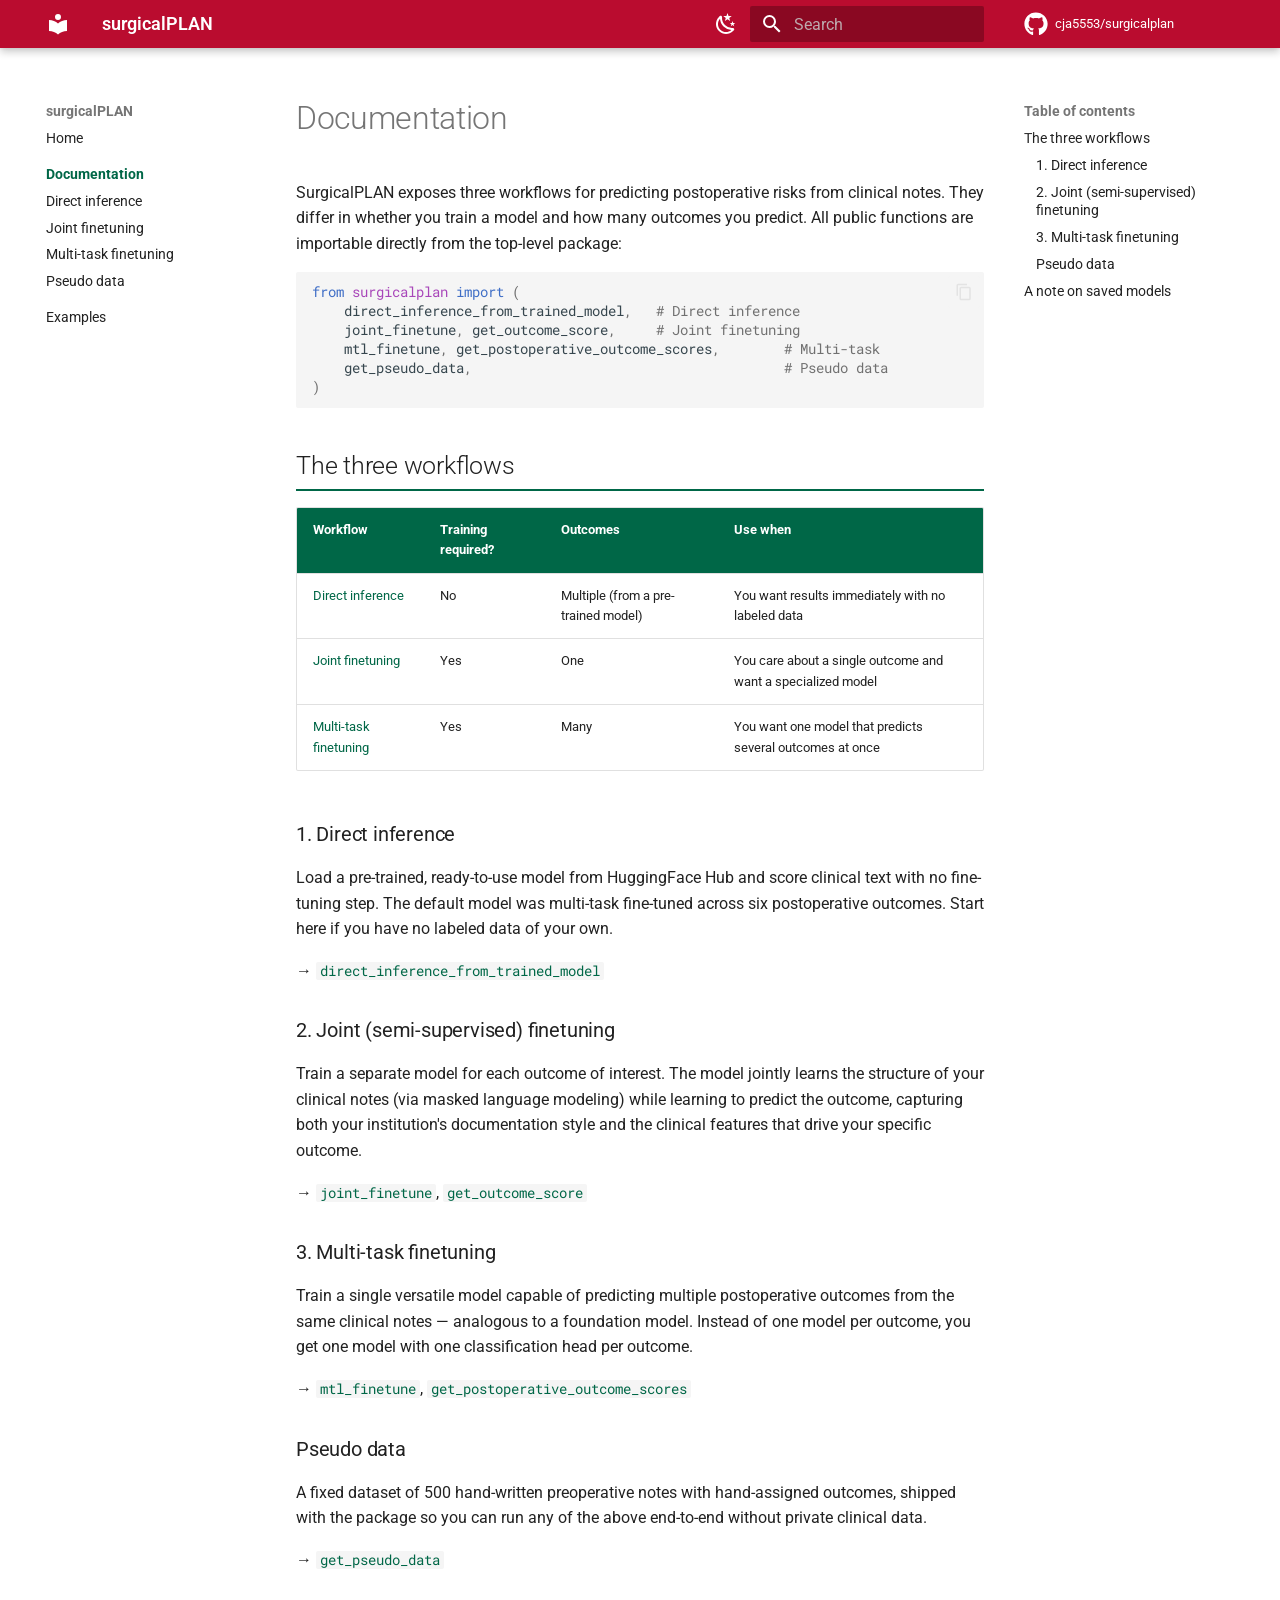
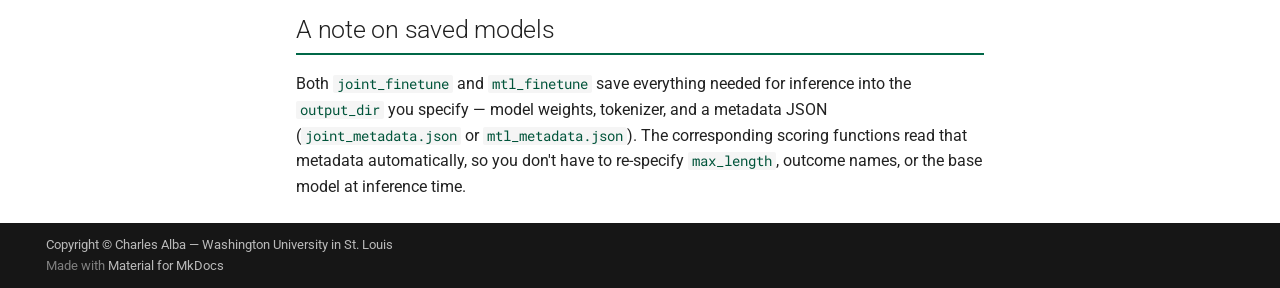
<file: documentation/index.html>
<!doctype html>
<html lang="en" class="no-js">
  <head>
    
      <meta charset="utf-8">
      <meta name="viewport" content="width=device-width,initial-scale=1">
      
        <meta name="description" content="SurgicalPLAN (Surgical Postoperative Risk Prediction with Language Models Adapting to Clinical Notes) is a Python package for predicting postoperative risks from clinical notes using language models.">
      
      
        <meta name="author" content="Charles Alba">
      
      
      
        <link rel="prev" href="..">
      
      
        <link rel="next" href="direct_inference/">
      
      
        
      
      
      <link rel="icon" href="../assets/images/favicon.png">
      <meta name="generator" content="mkdocs-1.6.1, mkdocs-material-9.7.6">
    
    
      
        <title>Overview - surgicalPLAN</title>
      
    
    
      <link rel="stylesheet" href="../assets/stylesheets/main.484c7ddc.min.css">
      
        
        <link rel="stylesheet" href="../assets/stylesheets/palette.ab4e12ef.min.css">
      
      


    
    
      
    
    
      
        
        
        <link rel="preconnect" href="https://fonts.gstatic.com" crossorigin>
        <link rel="stylesheet" href="https://fonts.googleapis.com/css?family=Roboto:300,300i,400,400i,700,700i%7CRoboto+Mono:400,400i,700,700i&display=fallback">
        <style>:root{--md-text-font:"Roboto";--md-code-font:"Roboto Mono"}</style>
      
    
    
      <link rel="stylesheet" href="../stylesheets/extra.css">
    
    <script>__md_scope=new URL("..",location),__md_hash=e=>[...e].reduce(((e,_)=>(e<<5)-e+_.charCodeAt(0)),0),__md_get=(e,_=localStorage,t=__md_scope)=>JSON.parse(_.getItem(t.pathname+"."+e)),__md_set=(e,_,t=localStorage,a=__md_scope)=>{try{t.setItem(a.pathname+"."+e,JSON.stringify(_))}catch(e){}}</script>
    
      

    
    
  </head>
  
  
    
    
      
    
    
    
    
    <body dir="ltr" data-md-color-scheme="default" data-md-color-primary="custom" data-md-color-accent="custom">
  
    
    <input class="md-toggle" data-md-toggle="drawer" type="checkbox" id="__drawer" autocomplete="off">
    <input class="md-toggle" data-md-toggle="search" type="checkbox" id="__search" autocomplete="off">
    <label class="md-overlay" for="__drawer"></label>
    <div data-md-component="skip">
      
        
        <a href="#documentation" class="md-skip">
          Skip to content
        </a>
      
    </div>
    <div data-md-component="announce">
      
    </div>
    
    
      

  

<header class="md-header md-header--shadow" data-md-component="header">
  <nav class="md-header__inner md-grid" aria-label="Header">
    <a href=".." title="surgicalPLAN" class="md-header__button md-logo" aria-label="surgicalPLAN" data-md-component="logo">
      
  
  <svg xmlns="http://www.w3.org/2000/svg" viewBox="0 0 24 24"><path d="M12 8a3 3 0 0 0 3-3 3 3 0 0 0-3-3 3 3 0 0 0-3 3 3 3 0 0 0 3 3m0 3.54C9.64 9.35 6.5 8 3 8v11c3.5 0 6.64 1.35 9 3.54 2.36-2.19 5.5-3.54 9-3.54V8c-3.5 0-6.64 1.35-9 3.54"/></svg>

    </a>
    <label class="md-header__button md-icon" for="__drawer">
      
      <svg xmlns="http://www.w3.org/2000/svg" viewBox="0 0 24 24"><path d="M3 6h18v2H3zm0 5h18v2H3zm0 5h18v2H3z"/></svg>
    </label>
    <div class="md-header__title" data-md-component="header-title">
      <div class="md-header__ellipsis">
        <div class="md-header__topic">
          <span class="md-ellipsis">
            surgicalPLAN
          </span>
        </div>
        <div class="md-header__topic" data-md-component="header-topic">
          <span class="md-ellipsis">
            
              Overview
            
          </span>
        </div>
      </div>
    </div>
    
      
        <form class="md-header__option" data-md-component="palette">
  
    
    
    
    <input class="md-option" data-md-color-media="(prefers-color-scheme: light)" data-md-color-scheme="default" data-md-color-primary="custom" data-md-color-accent="custom"  aria-label="Switch to dark mode"  type="radio" name="__palette" id="__palette_0">
    
      <label class="md-header__button md-icon" title="Switch to dark mode" for="__palette_1" hidden>
        <svg xmlns="http://www.w3.org/2000/svg" viewBox="0 0 24 24"><path d="m17.75 4.09-2.53 1.94.91 3.06-2.63-1.81-2.63 1.81.91-3.06-2.53-1.94L12.44 4l1.06-3 1.06 3zm3.5 6.91-1.64 1.25.59 1.98-1.7-1.17-1.7 1.17.59-1.98L15.75 11l2.06-.05L18.5 9l.69 1.95zm-2.28 4.95c.83-.08 1.72 1.1 1.19 1.85-.32.45-.66.87-1.08 1.27C15.17 23 8.84 23 4.94 19.07c-3.91-3.9-3.91-10.24 0-14.14.4-.4.82-.76 1.27-1.08.75-.53 1.93.36 1.85 1.19-.27 2.86.69 5.83 2.89 8.02a9.96 9.96 0 0 0 8.02 2.89m-1.64 2.02a12.08 12.08 0 0 1-7.8-3.47c-2.17-2.19-3.33-5-3.49-7.82-2.81 3.14-2.7 7.96.31 10.98 3.02 3.01 7.84 3.12 10.98.31"/></svg>
      </label>
    
  
    
    
    
    <input class="md-option" data-md-color-media="(prefers-color-scheme: dark)" data-md-color-scheme="slate" data-md-color-primary="custom" data-md-color-accent="custom"  aria-label="Switch to light mode"  type="radio" name="__palette" id="__palette_1">
    
      <label class="md-header__button md-icon" title="Switch to light mode" for="__palette_0" hidden>
        <svg xmlns="http://www.w3.org/2000/svg" viewBox="0 0 24 24"><path d="M12 7a5 5 0 0 1 5 5 5 5 0 0 1-5 5 5 5 0 0 1-5-5 5 5 0 0 1 5-5m0 2a3 3 0 0 0-3 3 3 3 0 0 0 3 3 3 3 0 0 0 3-3 3 3 0 0 0-3-3m0-7 2.39 3.42C13.65 5.15 12.84 5 12 5s-1.65.15-2.39.42zM3.34 7l4.16-.35A7.2 7.2 0 0 0 5.94 8.5c-.44.74-.69 1.5-.83 2.29zm.02 10 1.76-3.77a7.131 7.131 0 0 0 2.38 4.14zM20.65 7l-1.77 3.79a7.02 7.02 0 0 0-2.38-4.15zm-.01 10-4.14.36c.59-.51 1.12-1.14 1.54-1.86.42-.73.69-1.5.83-2.29zM12 22l-2.41-3.44c.74.27 1.55.44 2.41.44.82 0 1.63-.17 2.37-.44z"/></svg>
      </label>
    
  
</form>
      
    
    
      <script>var palette=__md_get("__palette");if(palette&&palette.color){if("(prefers-color-scheme)"===palette.color.media){var media=matchMedia("(prefers-color-scheme: light)"),input=document.querySelector(media.matches?"[data-md-color-media='(prefers-color-scheme: light)']":"[data-md-color-media='(prefers-color-scheme: dark)']");palette.color.media=input.getAttribute("data-md-color-media"),palette.color.scheme=input.getAttribute("data-md-color-scheme"),palette.color.primary=input.getAttribute("data-md-color-primary"),palette.color.accent=input.getAttribute("data-md-color-accent")}for(var[key,value]of Object.entries(palette.color))document.body.setAttribute("data-md-color-"+key,value)}</script>
    
    
    
      
      
        <label class="md-header__button md-icon" for="__search">
          
          <svg xmlns="http://www.w3.org/2000/svg" viewBox="0 0 24 24"><path d="M9.5 3A6.5 6.5 0 0 1 16 9.5c0 1.61-.59 3.09-1.56 4.23l.27.27h.79l5 5-1.5 1.5-5-5v-.79l-.27-.27A6.52 6.52 0 0 1 9.5 16 6.5 6.5 0 0 1 3 9.5 6.5 6.5 0 0 1 9.5 3m0 2C7 5 5 7 5 9.5S7 14 9.5 14 14 12 14 9.5 12 5 9.5 5"/></svg>
        </label>
        <div class="md-search" data-md-component="search" role="dialog">
  <label class="md-search__overlay" for="__search"></label>
  <div class="md-search__inner" role="search">
    <form class="md-search__form" name="search">
      <input type="text" class="md-search__input" name="query" aria-label="Search" placeholder="Search" autocapitalize="off" autocorrect="off" autocomplete="off" spellcheck="false" data-md-component="search-query" required>
      <label class="md-search__icon md-icon" for="__search">
        
        <svg xmlns="http://www.w3.org/2000/svg" viewBox="0 0 24 24"><path d="M9.5 3A6.5 6.5 0 0 1 16 9.5c0 1.61-.59 3.09-1.56 4.23l.27.27h.79l5 5-1.5 1.5-5-5v-.79l-.27-.27A6.52 6.52 0 0 1 9.5 16 6.5 6.5 0 0 1 3 9.5 6.5 6.5 0 0 1 9.5 3m0 2C7 5 5 7 5 9.5S7 14 9.5 14 14 12 14 9.5 12 5 9.5 5"/></svg>
        
        <svg xmlns="http://www.w3.org/2000/svg" viewBox="0 0 24 24"><path d="M20 11v2H8l5.5 5.5-1.42 1.42L4.16 12l7.92-7.92L13.5 5.5 8 11z"/></svg>
      </label>
      <nav class="md-search__options" aria-label="Search">
        
        <button type="reset" class="md-search__icon md-icon" title="Clear" aria-label="Clear" tabindex="-1">
          
          <svg xmlns="http://www.w3.org/2000/svg" viewBox="0 0 24 24"><path d="M19 6.41 17.59 5 12 10.59 6.41 5 5 6.41 10.59 12 5 17.59 6.41 19 12 13.41 17.59 19 19 17.59 13.41 12z"/></svg>
        </button>
      </nav>
      
        <div class="md-search__suggest" data-md-component="search-suggest"></div>
      
    </form>
    <div class="md-search__output">
      <div class="md-search__scrollwrap" tabindex="0" data-md-scrollfix>
        <div class="md-search-result" data-md-component="search-result">
          <div class="md-search-result__meta">
            Initializing search
          </div>
          <ol class="md-search-result__list" role="presentation"></ol>
        </div>
      </div>
    </div>
  </div>
</div>
      
    
    
      <div class="md-header__source">
        <a href="https://github.com/cja5553/ACS_demo_postoperative_risk_prediction_with_clinical_notes" title="Go to repository" class="md-source" data-md-component="source">
  <div class="md-source__icon md-icon">
    
    <svg xmlns="http://www.w3.org/2000/svg" viewBox="0 0 512 512"><!--! Font Awesome Free 7.1.0 by @fontawesome - https://fontawesome.com License - https://fontawesome.com/license/free (Icons: CC BY 4.0, Fonts: SIL OFL 1.1, Code: MIT License) Copyright 2025 Fonticons, Inc.--><path d="M173.9 397.4c0 2-2.3 3.6-5.2 3.6-3.3.3-5.6-1.3-5.6-3.6 0-2 2.3-3.6 5.2-3.6 3-.3 5.6 1.3 5.6 3.6m-31.1-4.5c-.7 2 1.3 4.3 4.3 4.9 2.6 1 5.6 0 6.2-2s-1.3-4.3-4.3-5.2c-2.6-.7-5.5.3-6.2 2.3m44.2-1.7c-2.9.7-4.9 2.6-4.6 4.9.3 2 2.9 3.3 5.9 2.6 2.9-.7 4.9-2.6 4.6-4.6-.3-1.9-3-3.2-5.9-2.9M252.8 8C114.1 8 8 113.3 8 252c0 110.9 69.8 205.8 169.5 239.2 12.8 2.3 17.3-5.6 17.3-12.1 0-6.2-.3-40.4-.3-61.4 0 0-70 15-84.7-29.8 0 0-11.4-29.1-27.8-36.6 0 0-22.9-15.7 1.6-15.4 0 0 24.9 2 38.6 25.8 21.9 38.6 58.6 27.5 72.9 20.9 2.3-16 8.8-27.1 16-33.7-55.9-6.2-112.3-14.3-112.3-110.5 0-27.5 7.6-41.3 23.6-58.9-2.6-6.5-11.1-33.3 2.6-67.9 20.9-6.5 69 27 69 27 20-5.6 41.5-8.5 62.8-8.5s42.8 2.9 62.8 8.5c0 0 48.1-33.6 69-27 13.7 34.7 5.2 61.4 2.6 67.9 16 17.7 25.8 31.5 25.8 58.9 0 96.5-58.9 104.2-114.8 110.5 9.2 7.9 17 22.9 17 46.4 0 33.7-.3 75.4-.3 83.6 0 6.5 4.6 14.4 17.3 12.1C436.2 457.8 504 362.9 504 252 504 113.3 391.5 8 252.8 8M105.2 352.9c-1.3 1-1 3.3.7 5.2 1.6 1.6 3.9 2.3 5.2 1 1.3-1 1-3.3-.7-5.2-1.6-1.6-3.9-2.3-5.2-1m-10.8-8.1c-.7 1.3.3 2.9 2.3 3.9 1.6 1 3.6.7 4.3-.7.7-1.3-.3-2.9-2.3-3.9-2-.6-3.6-.3-4.3.7m32.4 35.6c-1.6 1.3-1 4.3 1.3 6.2 2.3 2.3 5.2 2.6 6.5 1 1.3-1.3.7-4.3-1.3-6.2-2.2-2.3-5.2-2.6-6.5-1m-11.4-14.7c-1.6 1-1.6 3.6 0 5.9s4.3 3.3 5.6 2.3c1.6-1.3 1.6-3.9 0-6.2-1.4-2.3-4-3.3-5.6-2"/></svg>
  </div>
  <div class="md-source__repository">
    cja5553/surgicalplan
  </div>
</a>
      </div>
    
  </nav>
  
</header>
    
    <div class="md-container" data-md-component="container">
      
      
        
          
        
      
      <main class="md-main" data-md-component="main">
        <div class="md-main__inner md-grid">
          
            
              
              <div class="md-sidebar md-sidebar--primary" data-md-component="sidebar" data-md-type="navigation" >
                <div class="md-sidebar__scrollwrap">
                  <div class="md-sidebar__inner">
                    



<nav class="md-nav md-nav--primary" aria-label="Navigation" data-md-level="0">
  <label class="md-nav__title" for="__drawer">
    <a href=".." title="surgicalPLAN" class="md-nav__button md-logo" aria-label="surgicalPLAN" data-md-component="logo">
      
  
  <svg xmlns="http://www.w3.org/2000/svg" viewBox="0 0 24 24"><path d="M12 8a3 3 0 0 0 3-3 3 3 0 0 0-3-3 3 3 0 0 0-3 3 3 3 0 0 0 3 3m0 3.54C9.64 9.35 6.5 8 3 8v11c3.5 0 6.64 1.35 9 3.54 2.36-2.19 5.5-3.54 9-3.54V8c-3.5 0-6.64 1.35-9 3.54"/></svg>

    </a>
    surgicalPLAN
  </label>
  
    <div class="md-nav__source">
      <a href="https://github.com/cja5553/ACS_demo_postoperative_risk_prediction_with_clinical_notes" title="Go to repository" class="md-source" data-md-component="source">
  <div class="md-source__icon md-icon">
    
    <svg xmlns="http://www.w3.org/2000/svg" viewBox="0 0 512 512"><!--! Font Awesome Free 7.1.0 by @fontawesome - https://fontawesome.com License - https://fontawesome.com/license/free (Icons: CC BY 4.0, Fonts: SIL OFL 1.1, Code: MIT License) Copyright 2025 Fonticons, Inc.--><path d="M173.9 397.4c0 2-2.3 3.6-5.2 3.6-3.3.3-5.6-1.3-5.6-3.6 0-2 2.3-3.6 5.2-3.6 3-.3 5.6 1.3 5.6 3.6m-31.1-4.5c-.7 2 1.3 4.3 4.3 4.9 2.6 1 5.6 0 6.2-2s-1.3-4.3-4.3-5.2c-2.6-.7-5.5.3-6.2 2.3m44.2-1.7c-2.9.7-4.9 2.6-4.6 4.9.3 2 2.9 3.3 5.9 2.6 2.9-.7 4.9-2.6 4.6-4.6-.3-1.9-3-3.2-5.9-2.9M252.8 8C114.1 8 8 113.3 8 252c0 110.9 69.8 205.8 169.5 239.2 12.8 2.3 17.3-5.6 17.3-12.1 0-6.2-.3-40.4-.3-61.4 0 0-70 15-84.7-29.8 0 0-11.4-29.1-27.8-36.6 0 0-22.9-15.7 1.6-15.4 0 0 24.9 2 38.6 25.8 21.9 38.6 58.6 27.5 72.9 20.9 2.3-16 8.8-27.1 16-33.7-55.9-6.2-112.3-14.3-112.3-110.5 0-27.5 7.6-41.3 23.6-58.9-2.6-6.5-11.1-33.3 2.6-67.9 20.9-6.5 69 27 69 27 20-5.6 41.5-8.5 62.8-8.5s42.8 2.9 62.8 8.5c0 0 48.1-33.6 69-27 13.7 34.7 5.2 61.4 2.6 67.9 16 17.7 25.8 31.5 25.8 58.9 0 96.5-58.9 104.2-114.8 110.5 9.2 7.9 17 22.9 17 46.4 0 33.7-.3 75.4-.3 83.6 0 6.5 4.6 14.4 17.3 12.1C436.2 457.8 504 362.9 504 252 504 113.3 391.5 8 252.8 8M105.2 352.9c-1.3 1-1 3.3.7 5.2 1.6 1.6 3.9 2.3 5.2 1 1.3-1 1-3.3-.7-5.2-1.6-1.6-3.9-2.3-5.2-1m-10.8-8.1c-.7 1.3.3 2.9 2.3 3.9 1.6 1 3.6.7 4.3-.7.7-1.3-.3-2.9-2.3-3.9-2-.6-3.6-.3-4.3.7m32.4 35.6c-1.6 1.3-1 4.3 1.3 6.2 2.3 2.3 5.2 2.6 6.5 1 1.3-1.3.7-4.3-1.3-6.2-2.2-2.3-5.2-2.6-6.5-1m-11.4-14.7c-1.6 1-1.6 3.6 0 5.9s4.3 3.3 5.6 2.3c1.6-1.3 1.6-3.9 0-6.2-1.4-2.3-4-3.3-5.6-2"/></svg>
  </div>
  <div class="md-source__repository">
    cja5553/surgicalplan
  </div>
</a>
    </div>
  
  <ul class="md-nav__list" data-md-scrollfix>
    
      
      
  
  
  
  
    <li class="md-nav__item">
      <a href=".." class="md-nav__link">
        
  
  
  <span class="md-ellipsis">
    
  
    Home
  

    
  </span>
  
  

      </a>
    </li>
  

    
      
      
  
  
    
  
  
  
    
    
      
        
          
        
      
        
      
        
      
        
      
        
      
    
    
    
      
        
        
      
    
    
    <li class="md-nav__item md-nav__item--active md-nav__item--section md-nav__item--nested">
      
        
        
        <input class="md-nav__toggle md-toggle " type="checkbox" id="__nav_2" checked>
        
          
          <div class="md-nav__link md-nav__container">
            <a href="./" class="md-nav__link md-nav__link--active">
              
  
  
  <span class="md-ellipsis">
    
  
    Documentation
  

    
  </span>
  
  

            </a>
            
              
              <label class="md-nav__link md-nav__link--active" for="__nav_2" id="__nav_2_label" tabindex="">
                <span class="md-nav__icon md-icon"></span>
              </label>
            
          </div>
        
        <nav class="md-nav" data-md-level="1" aria-labelledby="__nav_2_label" aria-expanded="true">
          <label class="md-nav__title" for="__nav_2">
            <span class="md-nav__icon md-icon"></span>
            
  
    Documentation
  

          </label>
          <ul class="md-nav__list" data-md-scrollfix>
            
              
            
              
                
  
  
  
  
    <li class="md-nav__item">
      <a href="direct_inference/" class="md-nav__link">
        
  
  
  <span class="md-ellipsis">
    
  
    Direct inference
  

    
  </span>
  
  

      </a>
    </li>
  

              
            
              
                
  
  
  
  
    <li class="md-nav__item">
      <a href="joint_finetuning/" class="md-nav__link">
        
  
  
  <span class="md-ellipsis">
    
  
    Joint finetuning
  

    
  </span>
  
  

      </a>
    </li>
  

              
            
              
                
  
  
  
  
    <li class="md-nav__item">
      <a href="multitask_finetuning/" class="md-nav__link">
        
  
  
  <span class="md-ellipsis">
    
  
    Multi-task finetuning
  

    
  </span>
  
  

      </a>
    </li>
  

              
            
              
                
  
  
  
  
    <li class="md-nav__item">
      <a href="pseudo_data/" class="md-nav__link">
        
  
  
  <span class="md-ellipsis">
    
  
    Pseudo data
  

    
  </span>
  
  

      </a>
    </li>
  

              
            
          </ul>
        </nav>
      
    </li>
  

    
      
      
  
  
  
  
    <li class="md-nav__item">
      <a href="../examples/" class="md-nav__link">
        
  
  
  <span class="md-ellipsis">
    
  
    Examples
  

    
  </span>
  
  

      </a>
    </li>
  

    
  </ul>
</nav>
                  </div>
                </div>
              </div>
            
            
              
              <div class="md-sidebar md-sidebar--secondary" data-md-component="sidebar" data-md-type="toc" >
                <div class="md-sidebar__scrollwrap">
                  <div class="md-sidebar__inner">
                    

<nav class="md-nav md-nav--secondary" aria-label="Table of contents">
  
  
  
    
  
  
    <label class="md-nav__title" for="__toc">
      <span class="md-nav__icon md-icon"></span>
      Table of contents
    </label>
    <ul class="md-nav__list" data-md-component="toc" data-md-scrollfix>
      
        <li class="md-nav__item">
  <a href="#the-three-workflows" class="md-nav__link">
    <span class="md-ellipsis">
      
        The three workflows
      
    </span>
  </a>
  
    <nav class="md-nav" aria-label="The three workflows">
      <ul class="md-nav__list">
        
          <li class="md-nav__item">
  <a href="#1-direct-inference" class="md-nav__link">
    <span class="md-ellipsis">
      
        1. Direct inference
      
    </span>
  </a>
  
</li>
        
          <li class="md-nav__item">
  <a href="#2-joint-semi-supervised-finetuning" class="md-nav__link">
    <span class="md-ellipsis">
      
        2. Joint (semi-supervised) finetuning
      
    </span>
  </a>
  
</li>
        
          <li class="md-nav__item">
  <a href="#3-multi-task-finetuning" class="md-nav__link">
    <span class="md-ellipsis">
      
        3. Multi-task finetuning
      
    </span>
  </a>
  
</li>
        
          <li class="md-nav__item">
  <a href="#pseudo-data" class="md-nav__link">
    <span class="md-ellipsis">
      
        Pseudo data
      
    </span>
  </a>
  
</li>
        
      </ul>
    </nav>
  
</li>
      
        <li class="md-nav__item">
  <a href="#a-note-on-saved-models" class="md-nav__link">
    <span class="md-ellipsis">
      
        A note on saved models
      
    </span>
  </a>
  
</li>
      
    </ul>
  
</nav>
                  </div>
                </div>
              </div>
            
          
          
            <div class="md-content" data-md-component="content">
              
              <article class="md-content__inner md-typeset">
                
                  


  
  


<h1 id="documentation">Documentation<a class="headerlink" href="#documentation" title="Permanent link">&para;</a></h1>
<p>SurgicalPLAN exposes three workflows for predicting postoperative risks from clinical notes. They differ in whether you train a model and how many outcomes you predict. All public functions are importable directly from the top-level package:</p>
<div class="highlight"><pre><span></span><code><a id="__codelineno-0-1" name="__codelineno-0-1" href="#__codelineno-0-1"></a><span class="kn">from</span><span class="w"> </span><span class="nn">surgicalplan</span><span class="w"> </span><span class="kn">import</span> <span class="p">(</span>
<a id="__codelineno-0-2" name="__codelineno-0-2" href="#__codelineno-0-2"></a>    <span class="n">direct_inference_from_trained_model</span><span class="p">,</span>   <span class="c1"># Direct inference</span>
<a id="__codelineno-0-3" name="__codelineno-0-3" href="#__codelineno-0-3"></a>    <span class="n">joint_finetune</span><span class="p">,</span> <span class="n">get_outcome_score</span><span class="p">,</span>     <span class="c1"># Joint finetuning</span>
<a id="__codelineno-0-4" name="__codelineno-0-4" href="#__codelineno-0-4"></a>    <span class="n">mtl_finetune</span><span class="p">,</span> <span class="n">get_postoperative_outcome_scores</span><span class="p">,</span>        <span class="c1"># Multi-task</span>
<a id="__codelineno-0-5" name="__codelineno-0-5" href="#__codelineno-0-5"></a>    <span class="n">get_pseudo_data</span><span class="p">,</span>                                       <span class="c1"># Pseudo data</span>
<a id="__codelineno-0-6" name="__codelineno-0-6" href="#__codelineno-0-6"></a><span class="p">)</span>
</code></pre></div>
<h2 id="the-three-workflows">The three workflows<a class="headerlink" href="#the-three-workflows" title="Permanent link">&para;</a></h2>
<table>
<thead>
<tr>
<th>Workflow</th>
<th>Training required?</th>
<th>Outcomes</th>
<th>Use when</th>
</tr>
</thead>
<tbody>
<tr>
<td><a href="direct_inference/">Direct inference</a></td>
<td>No</td>
<td>Multiple (from a pre-trained model)</td>
<td>You want results immediately with no labeled data</td>
</tr>
<tr>
<td><a href="joint_finetuning/">Joint finetuning</a></td>
<td>Yes</td>
<td>One</td>
<td>You care about a single outcome and want a specialized model</td>
</tr>
<tr>
<td><a href="multitask_finetuning/">Multi-task finetuning</a></td>
<td>Yes</td>
<td>Many</td>
<td>You want one model that predicts several outcomes at once</td>
</tr>
</tbody>
</table>
<h3 id="1-direct-inference">1. Direct inference<a class="headerlink" href="#1-direct-inference" title="Permanent link">&para;</a></h3>
<p>Load a pre-trained, ready-to-use model from HuggingFace Hub and score clinical text with no fine-tuning step. The default model was multi-task fine-tuned across six postoperative outcomes. Start here if you have no labeled data of your own.</p>
<p>→ <a href="direct_inference/"><code>direct_inference_from_trained_model</code></a></p>
<h3 id="2-joint-semi-supervised-finetuning">2. Joint (semi-supervised) finetuning<a class="headerlink" href="#2-joint-semi-supervised-finetuning" title="Permanent link">&para;</a></h3>
<p>Train a separate model for each outcome of interest. The model jointly learns the structure of your clinical notes (via masked language modeling) while learning to predict the outcome, capturing both your institution's documentation style and the clinical features that drive your specific outcome.</p>
<p>→ <a href="joint_finetuning/"><code>joint_finetune</code></a>, <a href="joint_finetuning/#get_outcome_score"><code>get_outcome_score</code></a></p>
<h3 id="3-multi-task-finetuning">3. Multi-task finetuning<a class="headerlink" href="#3-multi-task-finetuning" title="Permanent link">&para;</a></h3>
<p>Train a single versatile model capable of predicting multiple postoperative outcomes from the same clinical notes — analogous to a foundation model. Instead of one model per outcome, you get one model with one classification head per outcome.</p>
<p>→ <a href="multitask_finetuning/"><code>mtl_finetune</code></a>, <a href="multitask_finetuning/#get_postoperative_outcome_scores"><code>get_postoperative_outcome_scores</code></a></p>
<h3 id="pseudo-data">Pseudo data<a class="headerlink" href="#pseudo-data" title="Permanent link">&para;</a></h3>
<p>A fixed dataset of 500 hand-written preoperative notes with hand-assigned outcomes, shipped with the package so you can run any of the above end-to-end without private clinical data.</p>
<p>→ <a href="pseudo_data/"><code>get_pseudo_data</code></a></p>
<h2 id="a-note-on-saved-models">A note on saved models<a class="headerlink" href="#a-note-on-saved-models" title="Permanent link">&para;</a></h2>
<p>Both <code>joint_finetune</code> and <code>mtl_finetune</code> save everything needed for inference into the <code>output_dir</code> you specify — model weights, tokenizer, and a metadata JSON (<code>joint_metadata.json</code> or <code>mtl_metadata.json</code>). The corresponding scoring functions read that metadata automatically, so you don't have to re-specify <code>max_length</code>, outcome names, or the base model at inference time.</p>












                
              </article>
            </div>
          
          
<script>var target=document.getElementById(location.hash.slice(1));target&&target.name&&(target.checked=target.name.startsWith("__tabbed_"))</script>
        </div>
        
          <button type="button" class="md-top md-icon" data-md-component="top" hidden>
  
  <svg xmlns="http://www.w3.org/2000/svg" viewBox="0 0 24 24"><path d="M13 20h-2V8l-5.5 5.5-1.42-1.42L12 4.16l7.92 7.92-1.42 1.42L13 8z"/></svg>
  Back to top
</button>
        
      </main>
      
        <footer class="md-footer">
  
  <div class="md-footer-meta md-typeset">
    <div class="md-footer-meta__inner md-grid">
      <div class="md-copyright">
  
    <div class="md-copyright__highlight">
      Copyright &copy; Charles Alba — Washington University in St. Louis
    </div>
  
  
    Made with
    <a href="https://squidfunk.github.io/mkdocs-material/" target="_blank" rel="noopener">
      Material for MkDocs
    </a>
  
</div>
      
    </div>
  </div>
</footer>
      
    </div>
    <div class="md-dialog" data-md-component="dialog">
      <div class="md-dialog__inner md-typeset"></div>
    </div>
    
    
    
      
      
      <script id="__config" type="application/json">{"annotate": null, "base": "..", "features": ["navigation.sections", "navigation.expand", "navigation.indexes", "navigation.top", "navigation.tracking", "content.code.copy", "content.code.annotate", "toc.follow", "search.suggest", "search.highlight"], "search": "../assets/javascripts/workers/search.2c215733.min.js", "tags": null, "translations": {"clipboard.copied": "Copied to clipboard", "clipboard.copy": "Copy to clipboard", "search.result.more.one": "1 more on this page", "search.result.more.other": "# more on this page", "search.result.none": "No matching documents", "search.result.one": "1 matching document", "search.result.other": "# matching documents", "search.result.placeholder": "Type to start searching", "search.result.term.missing": "Missing", "select.version": "Select version"}, "version": null}</script>
    
    
      <script src="../assets/javascripts/bundle.79ae519e.min.js"></script>
      
    
  </body>
</html>
</file>
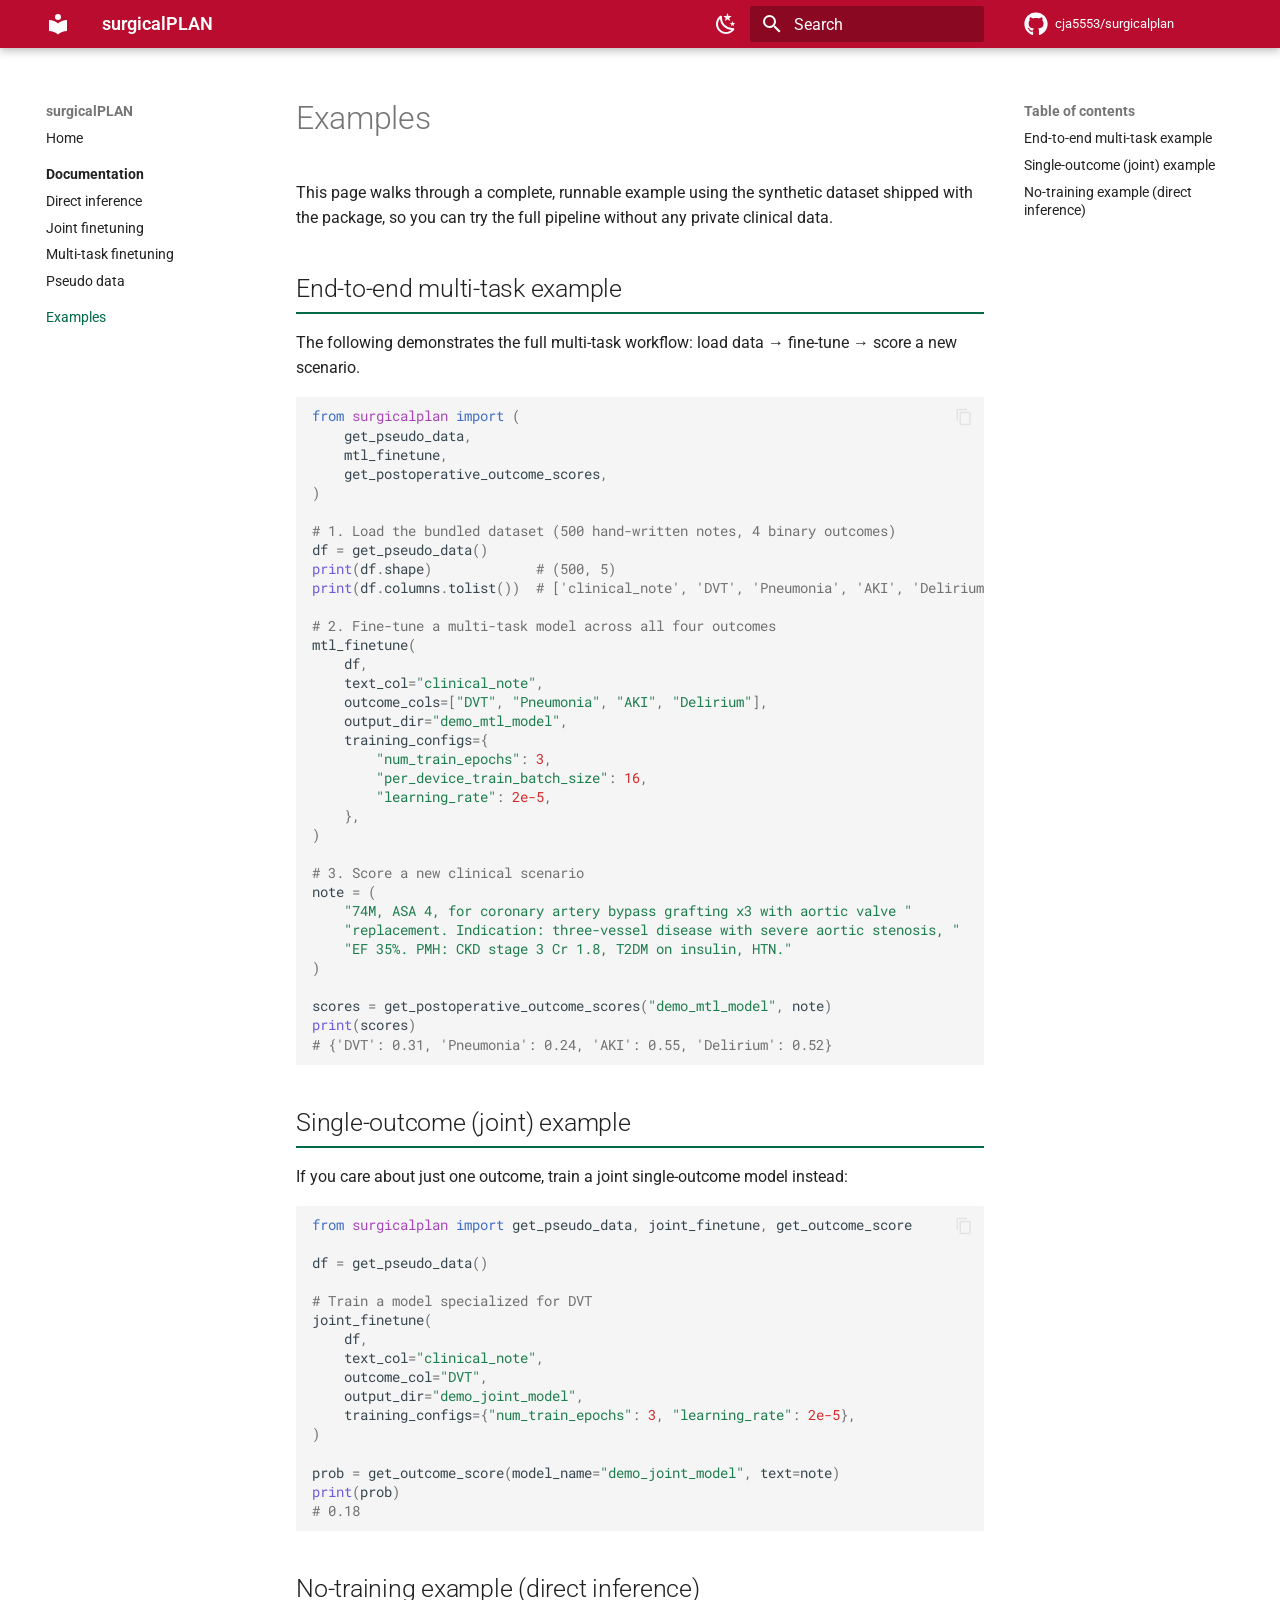
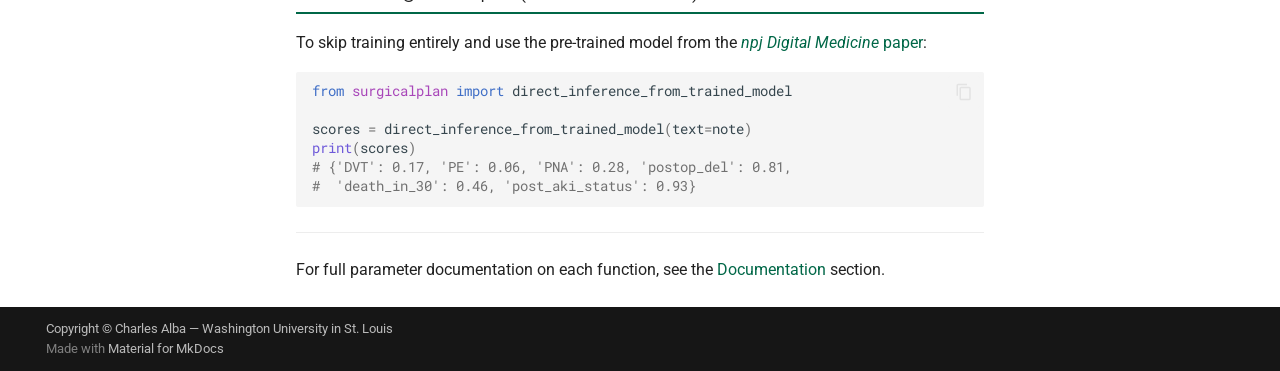
<file: examples/index.html>
<!doctype html>
<html lang="en" class="no-js">
  <head>
    
      <meta charset="utf-8">
      <meta name="viewport" content="width=device-width,initial-scale=1">
      
        <meta name="description" content="SurgicalPLAN (Surgical Postoperative Risk Prediction with Language Models Adapting to Clinical Notes) is a Python package for predicting postoperative risks from clinical notes using language models.">
      
      
        <meta name="author" content="Charles Alba">
      
      
      
        <link rel="prev" href="../documentation/pseudo_data/">
      
      
      
        
      
      
      <link rel="icon" href="../assets/images/favicon.png">
      <meta name="generator" content="mkdocs-1.6.1, mkdocs-material-9.7.6">
    
    
      
        <title>Examples - surgicalPLAN</title>
      
    
    
      <link rel="stylesheet" href="../assets/stylesheets/main.484c7ddc.min.css">
      
        
        <link rel="stylesheet" href="../assets/stylesheets/palette.ab4e12ef.min.css">
      
      


    
    
      
    
    
      
        
        
        <link rel="preconnect" href="https://fonts.gstatic.com" crossorigin>
        <link rel="stylesheet" href="https://fonts.googleapis.com/css?family=Roboto:300,300i,400,400i,700,700i%7CRoboto+Mono:400,400i,700,700i&display=fallback">
        <style>:root{--md-text-font:"Roboto";--md-code-font:"Roboto Mono"}</style>
      
    
    
      <link rel="stylesheet" href="../stylesheets/extra.css">
    
    <script>__md_scope=new URL("..",location),__md_hash=e=>[...e].reduce(((e,_)=>(e<<5)-e+_.charCodeAt(0)),0),__md_get=(e,_=localStorage,t=__md_scope)=>JSON.parse(_.getItem(t.pathname+"."+e)),__md_set=(e,_,t=localStorage,a=__md_scope)=>{try{t.setItem(a.pathname+"."+e,JSON.stringify(_))}catch(e){}}</script>
    
      

    
    
  </head>
  
  
    
    
      
    
    
    
    
    <body dir="ltr" data-md-color-scheme="default" data-md-color-primary="custom" data-md-color-accent="custom">
  
    
    <input class="md-toggle" data-md-toggle="drawer" type="checkbox" id="__drawer" autocomplete="off">
    <input class="md-toggle" data-md-toggle="search" type="checkbox" id="__search" autocomplete="off">
    <label class="md-overlay" for="__drawer"></label>
    <div data-md-component="skip">
      
        
        <a href="#examples" class="md-skip">
          Skip to content
        </a>
      
    </div>
    <div data-md-component="announce">
      
    </div>
    
    
      

  

<header class="md-header md-header--shadow" data-md-component="header">
  <nav class="md-header__inner md-grid" aria-label="Header">
    <a href=".." title="surgicalPLAN" class="md-header__button md-logo" aria-label="surgicalPLAN" data-md-component="logo">
      
  
  <svg xmlns="http://www.w3.org/2000/svg" viewBox="0 0 24 24"><path d="M12 8a3 3 0 0 0 3-3 3 3 0 0 0-3-3 3 3 0 0 0-3 3 3 3 0 0 0 3 3m0 3.54C9.64 9.35 6.5 8 3 8v11c3.5 0 6.64 1.35 9 3.54 2.36-2.19 5.5-3.54 9-3.54V8c-3.5 0-6.64 1.35-9 3.54"/></svg>

    </a>
    <label class="md-header__button md-icon" for="__drawer">
      
      <svg xmlns="http://www.w3.org/2000/svg" viewBox="0 0 24 24"><path d="M3 6h18v2H3zm0 5h18v2H3zm0 5h18v2H3z"/></svg>
    </label>
    <div class="md-header__title" data-md-component="header-title">
      <div class="md-header__ellipsis">
        <div class="md-header__topic">
          <span class="md-ellipsis">
            surgicalPLAN
          </span>
        </div>
        <div class="md-header__topic" data-md-component="header-topic">
          <span class="md-ellipsis">
            
              Examples
            
          </span>
        </div>
      </div>
    </div>
    
      
        <form class="md-header__option" data-md-component="palette">
  
    
    
    
    <input class="md-option" data-md-color-media="(prefers-color-scheme: light)" data-md-color-scheme="default" data-md-color-primary="custom" data-md-color-accent="custom"  aria-label="Switch to dark mode"  type="radio" name="__palette" id="__palette_0">
    
      <label class="md-header__button md-icon" title="Switch to dark mode" for="__palette_1" hidden>
        <svg xmlns="http://www.w3.org/2000/svg" viewBox="0 0 24 24"><path d="m17.75 4.09-2.53 1.94.91 3.06-2.63-1.81-2.63 1.81.91-3.06-2.53-1.94L12.44 4l1.06-3 1.06 3zm3.5 6.91-1.64 1.25.59 1.98-1.7-1.17-1.7 1.17.59-1.98L15.75 11l2.06-.05L18.5 9l.69 1.95zm-2.28 4.95c.83-.08 1.72 1.1 1.19 1.85-.32.45-.66.87-1.08 1.27C15.17 23 8.84 23 4.94 19.07c-3.91-3.9-3.91-10.24 0-14.14.4-.4.82-.76 1.27-1.08.75-.53 1.93.36 1.85 1.19-.27 2.86.69 5.83 2.89 8.02a9.96 9.96 0 0 0 8.02 2.89m-1.64 2.02a12.08 12.08 0 0 1-7.8-3.47c-2.17-2.19-3.33-5-3.49-7.82-2.81 3.14-2.7 7.96.31 10.98 3.02 3.01 7.84 3.12 10.98.31"/></svg>
      </label>
    
  
    
    
    
    <input class="md-option" data-md-color-media="(prefers-color-scheme: dark)" data-md-color-scheme="slate" data-md-color-primary="custom" data-md-color-accent="custom"  aria-label="Switch to light mode"  type="radio" name="__palette" id="__palette_1">
    
      <label class="md-header__button md-icon" title="Switch to light mode" for="__palette_0" hidden>
        <svg xmlns="http://www.w3.org/2000/svg" viewBox="0 0 24 24"><path d="M12 7a5 5 0 0 1 5 5 5 5 0 0 1-5 5 5 5 0 0 1-5-5 5 5 0 0 1 5-5m0 2a3 3 0 0 0-3 3 3 3 0 0 0 3 3 3 3 0 0 0 3-3 3 3 0 0 0-3-3m0-7 2.39 3.42C13.65 5.15 12.84 5 12 5s-1.65.15-2.39.42zM3.34 7l4.16-.35A7.2 7.2 0 0 0 5.94 8.5c-.44.74-.69 1.5-.83 2.29zm.02 10 1.76-3.77a7.131 7.131 0 0 0 2.38 4.14zM20.65 7l-1.77 3.79a7.02 7.02 0 0 0-2.38-4.15zm-.01 10-4.14.36c.59-.51 1.12-1.14 1.54-1.86.42-.73.69-1.5.83-2.29zM12 22l-2.41-3.44c.74.27 1.55.44 2.41.44.82 0 1.63-.17 2.37-.44z"/></svg>
      </label>
    
  
</form>
      
    
    
      <script>var palette=__md_get("__palette");if(palette&&palette.color){if("(prefers-color-scheme)"===palette.color.media){var media=matchMedia("(prefers-color-scheme: light)"),input=document.querySelector(media.matches?"[data-md-color-media='(prefers-color-scheme: light)']":"[data-md-color-media='(prefers-color-scheme: dark)']");palette.color.media=input.getAttribute("data-md-color-media"),palette.color.scheme=input.getAttribute("data-md-color-scheme"),palette.color.primary=input.getAttribute("data-md-color-primary"),palette.color.accent=input.getAttribute("data-md-color-accent")}for(var[key,value]of Object.entries(palette.color))document.body.setAttribute("data-md-color-"+key,value)}</script>
    
    
    
      
      
        <label class="md-header__button md-icon" for="__search">
          
          <svg xmlns="http://www.w3.org/2000/svg" viewBox="0 0 24 24"><path d="M9.5 3A6.5 6.5 0 0 1 16 9.5c0 1.61-.59 3.09-1.56 4.23l.27.27h.79l5 5-1.5 1.5-5-5v-.79l-.27-.27A6.52 6.52 0 0 1 9.5 16 6.5 6.5 0 0 1 3 9.5 6.5 6.5 0 0 1 9.5 3m0 2C7 5 5 7 5 9.5S7 14 9.5 14 14 12 14 9.5 12 5 9.5 5"/></svg>
        </label>
        <div class="md-search" data-md-component="search" role="dialog">
  <label class="md-search__overlay" for="__search"></label>
  <div class="md-search__inner" role="search">
    <form class="md-search__form" name="search">
      <input type="text" class="md-search__input" name="query" aria-label="Search" placeholder="Search" autocapitalize="off" autocorrect="off" autocomplete="off" spellcheck="false" data-md-component="search-query" required>
      <label class="md-search__icon md-icon" for="__search">
        
        <svg xmlns="http://www.w3.org/2000/svg" viewBox="0 0 24 24"><path d="M9.5 3A6.5 6.5 0 0 1 16 9.5c0 1.61-.59 3.09-1.56 4.23l.27.27h.79l5 5-1.5 1.5-5-5v-.79l-.27-.27A6.52 6.52 0 0 1 9.5 16 6.5 6.5 0 0 1 3 9.5 6.5 6.5 0 0 1 9.5 3m0 2C7 5 5 7 5 9.5S7 14 9.5 14 14 12 14 9.5 12 5 9.5 5"/></svg>
        
        <svg xmlns="http://www.w3.org/2000/svg" viewBox="0 0 24 24"><path d="M20 11v2H8l5.5 5.5-1.42 1.42L4.16 12l7.92-7.92L13.5 5.5 8 11z"/></svg>
      </label>
      <nav class="md-search__options" aria-label="Search">
        
        <button type="reset" class="md-search__icon md-icon" title="Clear" aria-label="Clear" tabindex="-1">
          
          <svg xmlns="http://www.w3.org/2000/svg" viewBox="0 0 24 24"><path d="M19 6.41 17.59 5 12 10.59 6.41 5 5 6.41 10.59 12 5 17.59 6.41 19 12 13.41 17.59 19 19 17.59 13.41 12z"/></svg>
        </button>
      </nav>
      
        <div class="md-search__suggest" data-md-component="search-suggest"></div>
      
    </form>
    <div class="md-search__output">
      <div class="md-search__scrollwrap" tabindex="0" data-md-scrollfix>
        <div class="md-search-result" data-md-component="search-result">
          <div class="md-search-result__meta">
            Initializing search
          </div>
          <ol class="md-search-result__list" role="presentation"></ol>
        </div>
      </div>
    </div>
  </div>
</div>
      
    
    
      <div class="md-header__source">
        <a href="https://github.com/cja5553/ACS_demo_postoperative_risk_prediction_with_clinical_notes" title="Go to repository" class="md-source" data-md-component="source">
  <div class="md-source__icon md-icon">
    
    <svg xmlns="http://www.w3.org/2000/svg" viewBox="0 0 512 512"><!--! Font Awesome Free 7.1.0 by @fontawesome - https://fontawesome.com License - https://fontawesome.com/license/free (Icons: CC BY 4.0, Fonts: SIL OFL 1.1, Code: MIT License) Copyright 2025 Fonticons, Inc.--><path d="M173.9 397.4c0 2-2.3 3.6-5.2 3.6-3.3.3-5.6-1.3-5.6-3.6 0-2 2.3-3.6 5.2-3.6 3-.3 5.6 1.3 5.6 3.6m-31.1-4.5c-.7 2 1.3 4.3 4.3 4.9 2.6 1 5.6 0 6.2-2s-1.3-4.3-4.3-5.2c-2.6-.7-5.5.3-6.2 2.3m44.2-1.7c-2.9.7-4.9 2.6-4.6 4.9.3 2 2.9 3.3 5.9 2.6 2.9-.7 4.9-2.6 4.6-4.6-.3-1.9-3-3.2-5.9-2.9M252.8 8C114.1 8 8 113.3 8 252c0 110.9 69.8 205.8 169.5 239.2 12.8 2.3 17.3-5.6 17.3-12.1 0-6.2-.3-40.4-.3-61.4 0 0-70 15-84.7-29.8 0 0-11.4-29.1-27.8-36.6 0 0-22.9-15.7 1.6-15.4 0 0 24.9 2 38.6 25.8 21.9 38.6 58.6 27.5 72.9 20.9 2.3-16 8.8-27.1 16-33.7-55.9-6.2-112.3-14.3-112.3-110.5 0-27.5 7.6-41.3 23.6-58.9-2.6-6.5-11.1-33.3 2.6-67.9 20.9-6.5 69 27 69 27 20-5.6 41.5-8.5 62.8-8.5s42.8 2.9 62.8 8.5c0 0 48.1-33.6 69-27 13.7 34.7 5.2 61.4 2.6 67.9 16 17.7 25.8 31.5 25.8 58.9 0 96.5-58.9 104.2-114.8 110.5 9.2 7.9 17 22.9 17 46.4 0 33.7-.3 75.4-.3 83.6 0 6.5 4.6 14.4 17.3 12.1C436.2 457.8 504 362.9 504 252 504 113.3 391.5 8 252.8 8M105.2 352.9c-1.3 1-1 3.3.7 5.2 1.6 1.6 3.9 2.3 5.2 1 1.3-1 1-3.3-.7-5.2-1.6-1.6-3.9-2.3-5.2-1m-10.8-8.1c-.7 1.3.3 2.9 2.3 3.9 1.6 1 3.6.7 4.3-.7.7-1.3-.3-2.9-2.3-3.9-2-.6-3.6-.3-4.3.7m32.4 35.6c-1.6 1.3-1 4.3 1.3 6.2 2.3 2.3 5.2 2.6 6.5 1 1.3-1.3.7-4.3-1.3-6.2-2.2-2.3-5.2-2.6-6.5-1m-11.4-14.7c-1.6 1-1.6 3.6 0 5.9s4.3 3.3 5.6 2.3c1.6-1.3 1.6-3.9 0-6.2-1.4-2.3-4-3.3-5.6-2"/></svg>
  </div>
  <div class="md-source__repository">
    cja5553/surgicalplan
  </div>
</a>
      </div>
    
  </nav>
  
</header>
    
    <div class="md-container" data-md-component="container">
      
      
        
          
        
      
      <main class="md-main" data-md-component="main">
        <div class="md-main__inner md-grid">
          
            
              
              <div class="md-sidebar md-sidebar--primary" data-md-component="sidebar" data-md-type="navigation" >
                <div class="md-sidebar__scrollwrap">
                  <div class="md-sidebar__inner">
                    



<nav class="md-nav md-nav--primary" aria-label="Navigation" data-md-level="0">
  <label class="md-nav__title" for="__drawer">
    <a href=".." title="surgicalPLAN" class="md-nav__button md-logo" aria-label="surgicalPLAN" data-md-component="logo">
      
  
  <svg xmlns="http://www.w3.org/2000/svg" viewBox="0 0 24 24"><path d="M12 8a3 3 0 0 0 3-3 3 3 0 0 0-3-3 3 3 0 0 0-3 3 3 3 0 0 0 3 3m0 3.54C9.64 9.35 6.5 8 3 8v11c3.5 0 6.64 1.35 9 3.54 2.36-2.19 5.5-3.54 9-3.54V8c-3.5 0-6.64 1.35-9 3.54"/></svg>

    </a>
    surgicalPLAN
  </label>
  
    <div class="md-nav__source">
      <a href="https://github.com/cja5553/ACS_demo_postoperative_risk_prediction_with_clinical_notes" title="Go to repository" class="md-source" data-md-component="source">
  <div class="md-source__icon md-icon">
    
    <svg xmlns="http://www.w3.org/2000/svg" viewBox="0 0 512 512"><!--! Font Awesome Free 7.1.0 by @fontawesome - https://fontawesome.com License - https://fontawesome.com/license/free (Icons: CC BY 4.0, Fonts: SIL OFL 1.1, Code: MIT License) Copyright 2025 Fonticons, Inc.--><path d="M173.9 397.4c0 2-2.3 3.6-5.2 3.6-3.3.3-5.6-1.3-5.6-3.6 0-2 2.3-3.6 5.2-3.6 3-.3 5.6 1.3 5.6 3.6m-31.1-4.5c-.7 2 1.3 4.3 4.3 4.9 2.6 1 5.6 0 6.2-2s-1.3-4.3-4.3-5.2c-2.6-.7-5.5.3-6.2 2.3m44.2-1.7c-2.9.7-4.9 2.6-4.6 4.9.3 2 2.9 3.3 5.9 2.6 2.9-.7 4.9-2.6 4.6-4.6-.3-1.9-3-3.2-5.9-2.9M252.8 8C114.1 8 8 113.3 8 252c0 110.9 69.8 205.8 169.5 239.2 12.8 2.3 17.3-5.6 17.3-12.1 0-6.2-.3-40.4-.3-61.4 0 0-70 15-84.7-29.8 0 0-11.4-29.1-27.8-36.6 0 0-22.9-15.7 1.6-15.4 0 0 24.9 2 38.6 25.8 21.9 38.6 58.6 27.5 72.9 20.9 2.3-16 8.8-27.1 16-33.7-55.9-6.2-112.3-14.3-112.3-110.5 0-27.5 7.6-41.3 23.6-58.9-2.6-6.5-11.1-33.3 2.6-67.9 20.9-6.5 69 27 69 27 20-5.6 41.5-8.5 62.8-8.5s42.8 2.9 62.8 8.5c0 0 48.1-33.6 69-27 13.7 34.7 5.2 61.4 2.6 67.9 16 17.7 25.8 31.5 25.8 58.9 0 96.5-58.9 104.2-114.8 110.5 9.2 7.9 17 22.9 17 46.4 0 33.7-.3 75.4-.3 83.6 0 6.5 4.6 14.4 17.3 12.1C436.2 457.8 504 362.9 504 252 504 113.3 391.5 8 252.8 8M105.2 352.9c-1.3 1-1 3.3.7 5.2 1.6 1.6 3.9 2.3 5.2 1 1.3-1 1-3.3-.7-5.2-1.6-1.6-3.9-2.3-5.2-1m-10.8-8.1c-.7 1.3.3 2.9 2.3 3.9 1.6 1 3.6.7 4.3-.7.7-1.3-.3-2.9-2.3-3.9-2-.6-3.6-.3-4.3.7m32.4 35.6c-1.6 1.3-1 4.3 1.3 6.2 2.3 2.3 5.2 2.6 6.5 1 1.3-1.3.7-4.3-1.3-6.2-2.2-2.3-5.2-2.6-6.5-1m-11.4-14.7c-1.6 1-1.6 3.6 0 5.9s4.3 3.3 5.6 2.3c1.6-1.3 1.6-3.9 0-6.2-1.4-2.3-4-3.3-5.6-2"/></svg>
  </div>
  <div class="md-source__repository">
    cja5553/surgicalplan
  </div>
</a>
    </div>
  
  <ul class="md-nav__list" data-md-scrollfix>
    
      
      
  
  
  
  
    <li class="md-nav__item">
      <a href=".." class="md-nav__link">
        
  
  
  <span class="md-ellipsis">
    
  
    Home
  

    
  </span>
  
  

      </a>
    </li>
  

    
      
      
  
  
  
  
    
    
      
        
          
        
      
        
      
        
      
        
      
        
      
    
    
    
      
        
        
      
    
    
    <li class="md-nav__item md-nav__item--section md-nav__item--nested">
      
        
        
          
        
        <input class="md-nav__toggle md-toggle md-toggle--indeterminate" type="checkbox" id="__nav_2" >
        
          
          <div class="md-nav__link md-nav__container">
            <a href="../documentation/" class="md-nav__link ">
              
  
  
  <span class="md-ellipsis">
    
  
    Documentation
  

    
  </span>
  
  

            </a>
            
              
              <label class="md-nav__link " for="__nav_2" id="__nav_2_label" tabindex="">
                <span class="md-nav__icon md-icon"></span>
              </label>
            
          </div>
        
        <nav class="md-nav" data-md-level="1" aria-labelledby="__nav_2_label" aria-expanded="false">
          <label class="md-nav__title" for="__nav_2">
            <span class="md-nav__icon md-icon"></span>
            
  
    Documentation
  

          </label>
          <ul class="md-nav__list" data-md-scrollfix>
            
              
            
              
                
  
  
  
  
    <li class="md-nav__item">
      <a href="../documentation/direct_inference/" class="md-nav__link">
        
  
  
  <span class="md-ellipsis">
    
  
    Direct inference
  

    
  </span>
  
  

      </a>
    </li>
  

              
            
              
                
  
  
  
  
    <li class="md-nav__item">
      <a href="../documentation/joint_finetuning/" class="md-nav__link">
        
  
  
  <span class="md-ellipsis">
    
  
    Joint finetuning
  

    
  </span>
  
  

      </a>
    </li>
  

              
            
              
                
  
  
  
  
    <li class="md-nav__item">
      <a href="../documentation/multitask_finetuning/" class="md-nav__link">
        
  
  
  <span class="md-ellipsis">
    
  
    Multi-task finetuning
  

    
  </span>
  
  

      </a>
    </li>
  

              
            
              
                
  
  
  
  
    <li class="md-nav__item">
      <a href="../documentation/pseudo_data/" class="md-nav__link">
        
  
  
  <span class="md-ellipsis">
    
  
    Pseudo data
  

    
  </span>
  
  

      </a>
    </li>
  

              
            
          </ul>
        </nav>
      
    </li>
  

    
      
      
  
  
    
  
  
  
    <li class="md-nav__item md-nav__item--active">
      
      <input class="md-nav__toggle md-toggle" type="checkbox" id="__toc">
      
      
        
      
      
        <label class="md-nav__link md-nav__link--active" for="__toc">
          
  
  
  <span class="md-ellipsis">
    
  
    Examples
  

    
  </span>
  
  

          <span class="md-nav__icon md-icon"></span>
        </label>
      
      <a href="./" class="md-nav__link md-nav__link--active">
        
  
  
  <span class="md-ellipsis">
    
  
    Examples
  

    
  </span>
  
  

      </a>
      
        

<nav class="md-nav md-nav--secondary" aria-label="Table of contents">
  
  
  
    
  
  
    <label class="md-nav__title" for="__toc">
      <span class="md-nav__icon md-icon"></span>
      Table of contents
    </label>
    <ul class="md-nav__list" data-md-component="toc" data-md-scrollfix>
      
        <li class="md-nav__item">
  <a href="#end-to-end-multi-task-example" class="md-nav__link">
    <span class="md-ellipsis">
      
        End-to-end multi-task example
      
    </span>
  </a>
  
</li>
      
        <li class="md-nav__item">
  <a href="#single-outcome-joint-example" class="md-nav__link">
    <span class="md-ellipsis">
      
        Single-outcome (joint) example
      
    </span>
  </a>
  
</li>
      
        <li class="md-nav__item">
  <a href="#no-training-example-direct-inference" class="md-nav__link">
    <span class="md-ellipsis">
      
        No-training example (direct inference)
      
    </span>
  </a>
  
</li>
      
    </ul>
  
</nav>
      
    </li>
  

    
  </ul>
</nav>
                  </div>
                </div>
              </div>
            
            
              
              <div class="md-sidebar md-sidebar--secondary" data-md-component="sidebar" data-md-type="toc" >
                <div class="md-sidebar__scrollwrap">
                  <div class="md-sidebar__inner">
                    

<nav class="md-nav md-nav--secondary" aria-label="Table of contents">
  
  
  
    
  
  
    <label class="md-nav__title" for="__toc">
      <span class="md-nav__icon md-icon"></span>
      Table of contents
    </label>
    <ul class="md-nav__list" data-md-component="toc" data-md-scrollfix>
      
        <li class="md-nav__item">
  <a href="#end-to-end-multi-task-example" class="md-nav__link">
    <span class="md-ellipsis">
      
        End-to-end multi-task example
      
    </span>
  </a>
  
</li>
      
        <li class="md-nav__item">
  <a href="#single-outcome-joint-example" class="md-nav__link">
    <span class="md-ellipsis">
      
        Single-outcome (joint) example
      
    </span>
  </a>
  
</li>
      
        <li class="md-nav__item">
  <a href="#no-training-example-direct-inference" class="md-nav__link">
    <span class="md-ellipsis">
      
        No-training example (direct inference)
      
    </span>
  </a>
  
</li>
      
    </ul>
  
</nav>
                  </div>
                </div>
              </div>
            
          
          
            <div class="md-content" data-md-component="content">
              
              <article class="md-content__inner md-typeset">
                
                  


  
  


<h1 id="examples">Examples<a class="headerlink" href="#examples" title="Permanent link">&para;</a></h1>
<p>This page walks through a complete, runnable example using the synthetic dataset shipped with the package, so you can try the full pipeline without any private clinical data.</p>
<h2 id="end-to-end-multi-task-example">End-to-end multi-task example<a class="headerlink" href="#end-to-end-multi-task-example" title="Permanent link">&para;</a></h2>
<p>The following demonstrates the full multi-task workflow: load data → fine-tune → score a new scenario.</p>
<div class="highlight"><pre><span></span><code><a id="__codelineno-0-1" name="__codelineno-0-1" href="#__codelineno-0-1"></a><span class="kn">from</span><span class="w"> </span><span class="nn">surgicalplan</span><span class="w"> </span><span class="kn">import</span> <span class="p">(</span>
<a id="__codelineno-0-2" name="__codelineno-0-2" href="#__codelineno-0-2"></a>    <span class="n">get_pseudo_data</span><span class="p">,</span>
<a id="__codelineno-0-3" name="__codelineno-0-3" href="#__codelineno-0-3"></a>    <span class="n">mtl_finetune</span><span class="p">,</span>
<a id="__codelineno-0-4" name="__codelineno-0-4" href="#__codelineno-0-4"></a>    <span class="n">get_postoperative_outcome_scores</span><span class="p">,</span>
<a id="__codelineno-0-5" name="__codelineno-0-5" href="#__codelineno-0-5"></a><span class="p">)</span>
<a id="__codelineno-0-6" name="__codelineno-0-6" href="#__codelineno-0-6"></a>
<a id="__codelineno-0-7" name="__codelineno-0-7" href="#__codelineno-0-7"></a><span class="c1"># 1. Load the bundled dataset (500 hand-written notes, 4 binary outcomes)</span>
<a id="__codelineno-0-8" name="__codelineno-0-8" href="#__codelineno-0-8"></a><span class="n">df</span> <span class="o">=</span> <span class="n">get_pseudo_data</span><span class="p">()</span>
<a id="__codelineno-0-9" name="__codelineno-0-9" href="#__codelineno-0-9"></a><span class="nb">print</span><span class="p">(</span><span class="n">df</span><span class="o">.</span><span class="n">shape</span><span class="p">)</span>             <span class="c1"># (500, 5)</span>
<a id="__codelineno-0-10" name="__codelineno-0-10" href="#__codelineno-0-10"></a><span class="nb">print</span><span class="p">(</span><span class="n">df</span><span class="o">.</span><span class="n">columns</span><span class="o">.</span><span class="n">tolist</span><span class="p">())</span>  <span class="c1"># [&#39;clinical_note&#39;, &#39;DVT&#39;, &#39;Pneumonia&#39;, &#39;AKI&#39;, &#39;Delirium&#39;]</span>
<a id="__codelineno-0-11" name="__codelineno-0-11" href="#__codelineno-0-11"></a>
<a id="__codelineno-0-12" name="__codelineno-0-12" href="#__codelineno-0-12"></a><span class="c1"># 2. Fine-tune a multi-task model across all four outcomes</span>
<a id="__codelineno-0-13" name="__codelineno-0-13" href="#__codelineno-0-13"></a><span class="n">mtl_finetune</span><span class="p">(</span>
<a id="__codelineno-0-14" name="__codelineno-0-14" href="#__codelineno-0-14"></a>    <span class="n">df</span><span class="p">,</span>
<a id="__codelineno-0-15" name="__codelineno-0-15" href="#__codelineno-0-15"></a>    <span class="n">text_col</span><span class="o">=</span><span class="s2">&quot;clinical_note&quot;</span><span class="p">,</span>
<a id="__codelineno-0-16" name="__codelineno-0-16" href="#__codelineno-0-16"></a>    <span class="n">outcome_cols</span><span class="o">=</span><span class="p">[</span><span class="s2">&quot;DVT&quot;</span><span class="p">,</span> <span class="s2">&quot;Pneumonia&quot;</span><span class="p">,</span> <span class="s2">&quot;AKI&quot;</span><span class="p">,</span> <span class="s2">&quot;Delirium&quot;</span><span class="p">],</span>
<a id="__codelineno-0-17" name="__codelineno-0-17" href="#__codelineno-0-17"></a>    <span class="n">output_dir</span><span class="o">=</span><span class="s2">&quot;demo_mtl_model&quot;</span><span class="p">,</span>
<a id="__codelineno-0-18" name="__codelineno-0-18" href="#__codelineno-0-18"></a>    <span class="n">training_configs</span><span class="o">=</span><span class="p">{</span>
<a id="__codelineno-0-19" name="__codelineno-0-19" href="#__codelineno-0-19"></a>        <span class="s2">&quot;num_train_epochs&quot;</span><span class="p">:</span> <span class="mi">3</span><span class="p">,</span>
<a id="__codelineno-0-20" name="__codelineno-0-20" href="#__codelineno-0-20"></a>        <span class="s2">&quot;per_device_train_batch_size&quot;</span><span class="p">:</span> <span class="mi">16</span><span class="p">,</span>
<a id="__codelineno-0-21" name="__codelineno-0-21" href="#__codelineno-0-21"></a>        <span class="s2">&quot;learning_rate&quot;</span><span class="p">:</span> <span class="mf">2e-5</span><span class="p">,</span>
<a id="__codelineno-0-22" name="__codelineno-0-22" href="#__codelineno-0-22"></a>    <span class="p">},</span>
<a id="__codelineno-0-23" name="__codelineno-0-23" href="#__codelineno-0-23"></a><span class="p">)</span>
<a id="__codelineno-0-24" name="__codelineno-0-24" href="#__codelineno-0-24"></a>
<a id="__codelineno-0-25" name="__codelineno-0-25" href="#__codelineno-0-25"></a><span class="c1"># 3. Score a new clinical scenario</span>
<a id="__codelineno-0-26" name="__codelineno-0-26" href="#__codelineno-0-26"></a><span class="n">note</span> <span class="o">=</span> <span class="p">(</span>
<a id="__codelineno-0-27" name="__codelineno-0-27" href="#__codelineno-0-27"></a>    <span class="s2">&quot;74M, ASA 4, for coronary artery bypass grafting x3 with aortic valve &quot;</span>
<a id="__codelineno-0-28" name="__codelineno-0-28" href="#__codelineno-0-28"></a>    <span class="s2">&quot;replacement. Indication: three-vessel disease with severe aortic stenosis, &quot;</span>
<a id="__codelineno-0-29" name="__codelineno-0-29" href="#__codelineno-0-29"></a>    <span class="s2">&quot;EF 35%. PMH: CKD stage 3 Cr 1.8, T2DM on insulin, HTN.&quot;</span>
<a id="__codelineno-0-30" name="__codelineno-0-30" href="#__codelineno-0-30"></a><span class="p">)</span>
<a id="__codelineno-0-31" name="__codelineno-0-31" href="#__codelineno-0-31"></a>
<a id="__codelineno-0-32" name="__codelineno-0-32" href="#__codelineno-0-32"></a><span class="n">scores</span> <span class="o">=</span> <span class="n">get_postoperative_outcome_scores</span><span class="p">(</span><span class="s2">&quot;demo_mtl_model&quot;</span><span class="p">,</span> <span class="n">note</span><span class="p">)</span>
<a id="__codelineno-0-33" name="__codelineno-0-33" href="#__codelineno-0-33"></a><span class="nb">print</span><span class="p">(</span><span class="n">scores</span><span class="p">)</span>
<a id="__codelineno-0-34" name="__codelineno-0-34" href="#__codelineno-0-34"></a><span class="c1"># {&#39;DVT&#39;: 0.31, &#39;Pneumonia&#39;: 0.24, &#39;AKI&#39;: 0.55, &#39;Delirium&#39;: 0.52}</span>
</code></pre></div>
<h2 id="single-outcome-joint-example">Single-outcome (joint) example<a class="headerlink" href="#single-outcome-joint-example" title="Permanent link">&para;</a></h2>
<p>If you care about just one outcome, train a joint single-outcome model instead:</p>
<div class="highlight"><pre><span></span><code><a id="__codelineno-1-1" name="__codelineno-1-1" href="#__codelineno-1-1"></a><span class="kn">from</span><span class="w"> </span><span class="nn">surgicalplan</span><span class="w"> </span><span class="kn">import</span> <span class="n">get_pseudo_data</span><span class="p">,</span> <span class="n">joint_finetune</span><span class="p">,</span> <span class="n">get_outcome_score</span>
<a id="__codelineno-1-2" name="__codelineno-1-2" href="#__codelineno-1-2"></a>
<a id="__codelineno-1-3" name="__codelineno-1-3" href="#__codelineno-1-3"></a><span class="n">df</span> <span class="o">=</span> <span class="n">get_pseudo_data</span><span class="p">()</span>
<a id="__codelineno-1-4" name="__codelineno-1-4" href="#__codelineno-1-4"></a>
<a id="__codelineno-1-5" name="__codelineno-1-5" href="#__codelineno-1-5"></a><span class="c1"># Train a model specialized for DVT</span>
<a id="__codelineno-1-6" name="__codelineno-1-6" href="#__codelineno-1-6"></a><span class="n">joint_finetune</span><span class="p">(</span>
<a id="__codelineno-1-7" name="__codelineno-1-7" href="#__codelineno-1-7"></a>    <span class="n">df</span><span class="p">,</span>
<a id="__codelineno-1-8" name="__codelineno-1-8" href="#__codelineno-1-8"></a>    <span class="n">text_col</span><span class="o">=</span><span class="s2">&quot;clinical_note&quot;</span><span class="p">,</span>
<a id="__codelineno-1-9" name="__codelineno-1-9" href="#__codelineno-1-9"></a>    <span class="n">outcome_col</span><span class="o">=</span><span class="s2">&quot;DVT&quot;</span><span class="p">,</span>
<a id="__codelineno-1-10" name="__codelineno-1-10" href="#__codelineno-1-10"></a>    <span class="n">output_dir</span><span class="o">=</span><span class="s2">&quot;demo_joint_model&quot;</span><span class="p">,</span>
<a id="__codelineno-1-11" name="__codelineno-1-11" href="#__codelineno-1-11"></a>    <span class="n">training_configs</span><span class="o">=</span><span class="p">{</span><span class="s2">&quot;num_train_epochs&quot;</span><span class="p">:</span> <span class="mi">3</span><span class="p">,</span> <span class="s2">&quot;learning_rate&quot;</span><span class="p">:</span> <span class="mf">2e-5</span><span class="p">},</span>
<a id="__codelineno-1-12" name="__codelineno-1-12" href="#__codelineno-1-12"></a><span class="p">)</span>
<a id="__codelineno-1-13" name="__codelineno-1-13" href="#__codelineno-1-13"></a>
<a id="__codelineno-1-14" name="__codelineno-1-14" href="#__codelineno-1-14"></a><span class="n">prob</span> <span class="o">=</span> <span class="n">get_outcome_score</span><span class="p">(</span><span class="n">model_name</span><span class="o">=</span><span class="s2">&quot;demo_joint_model&quot;</span><span class="p">,</span> <span class="n">text</span><span class="o">=</span><span class="n">note</span><span class="p">)</span>
<a id="__codelineno-1-15" name="__codelineno-1-15" href="#__codelineno-1-15"></a><span class="nb">print</span><span class="p">(</span><span class="n">prob</span><span class="p">)</span>
<a id="__codelineno-1-16" name="__codelineno-1-16" href="#__codelineno-1-16"></a><span class="c1"># 0.18</span>
</code></pre></div>
<h2 id="no-training-example-direct-inference">No-training example (direct inference)<a class="headerlink" href="#no-training-example-direct-inference" title="Permanent link">&para;</a></h2>
<p>To skip training entirely and use the pre-trained model from the <a href="https://www.nature.com/articles/s41746-025-01489-2"><em>npj Digital Medicine</em> paper</a>:</p>
<div class="highlight"><pre><span></span><code><a id="__codelineno-2-1" name="__codelineno-2-1" href="#__codelineno-2-1"></a><span class="kn">from</span><span class="w"> </span><span class="nn">surgicalplan</span><span class="w"> </span><span class="kn">import</span> <span class="n">direct_inference_from_trained_model</span>
<a id="__codelineno-2-2" name="__codelineno-2-2" href="#__codelineno-2-2"></a>
<a id="__codelineno-2-3" name="__codelineno-2-3" href="#__codelineno-2-3"></a><span class="n">scores</span> <span class="o">=</span> <span class="n">direct_inference_from_trained_model</span><span class="p">(</span><span class="n">text</span><span class="o">=</span><span class="n">note</span><span class="p">)</span>
<a id="__codelineno-2-4" name="__codelineno-2-4" href="#__codelineno-2-4"></a><span class="nb">print</span><span class="p">(</span><span class="n">scores</span><span class="p">)</span>
<a id="__codelineno-2-5" name="__codelineno-2-5" href="#__codelineno-2-5"></a><span class="c1"># {&#39;DVT&#39;: 0.17, &#39;PE&#39;: 0.06, &#39;PNA&#39;: 0.28, &#39;postop_del&#39;: 0.81,</span>
<a id="__codelineno-2-6" name="__codelineno-2-6" href="#__codelineno-2-6"></a><span class="c1">#  &#39;death_in_30&#39;: 0.46, &#39;post_aki_status&#39;: 0.93}</span>
</code></pre></div>
<hr />
<p>For full parameter documentation on each function, see the <a href="../documentation/">Documentation</a> section.</p>












                
              </article>
            </div>
          
          
<script>var target=document.getElementById(location.hash.slice(1));target&&target.name&&(target.checked=target.name.startsWith("__tabbed_"))</script>
        </div>
        
          <button type="button" class="md-top md-icon" data-md-component="top" hidden>
  
  <svg xmlns="http://www.w3.org/2000/svg" viewBox="0 0 24 24"><path d="M13 20h-2V8l-5.5 5.5-1.42-1.42L12 4.16l7.92 7.92-1.42 1.42L13 8z"/></svg>
  Back to top
</button>
        
      </main>
      
        <footer class="md-footer">
  
  <div class="md-footer-meta md-typeset">
    <div class="md-footer-meta__inner md-grid">
      <div class="md-copyright">
  
    <div class="md-copyright__highlight">
      Copyright &copy; Charles Alba — Washington University in St. Louis
    </div>
  
  
    Made with
    <a href="https://squidfunk.github.io/mkdocs-material/" target="_blank" rel="noopener">
      Material for MkDocs
    </a>
  
</div>
      
    </div>
  </div>
</footer>
      
    </div>
    <div class="md-dialog" data-md-component="dialog">
      <div class="md-dialog__inner md-typeset"></div>
    </div>
    
    
    
      
      
      <script id="__config" type="application/json">{"annotate": null, "base": "..", "features": ["navigation.sections", "navigation.expand", "navigation.indexes", "navigation.top", "navigation.tracking", "content.code.copy", "content.code.annotate", "toc.follow", "search.suggest", "search.highlight"], "search": "../assets/javascripts/workers/search.2c215733.min.js", "tags": null, "translations": {"clipboard.copied": "Copied to clipboard", "clipboard.copy": "Copy to clipboard", "search.result.more.one": "1 more on this page", "search.result.more.other": "# more on this page", "search.result.none": "No matching documents", "search.result.one": "1 matching document", "search.result.other": "# matching documents", "search.result.placeholder": "Type to start searching", "search.result.term.missing": "Missing", "select.version": "Select version"}, "version": null}</script>
    
    
      <script src="../assets/javascripts/bundle.79ae519e.min.js"></script>
      
    
  </body>
</html>
</file>
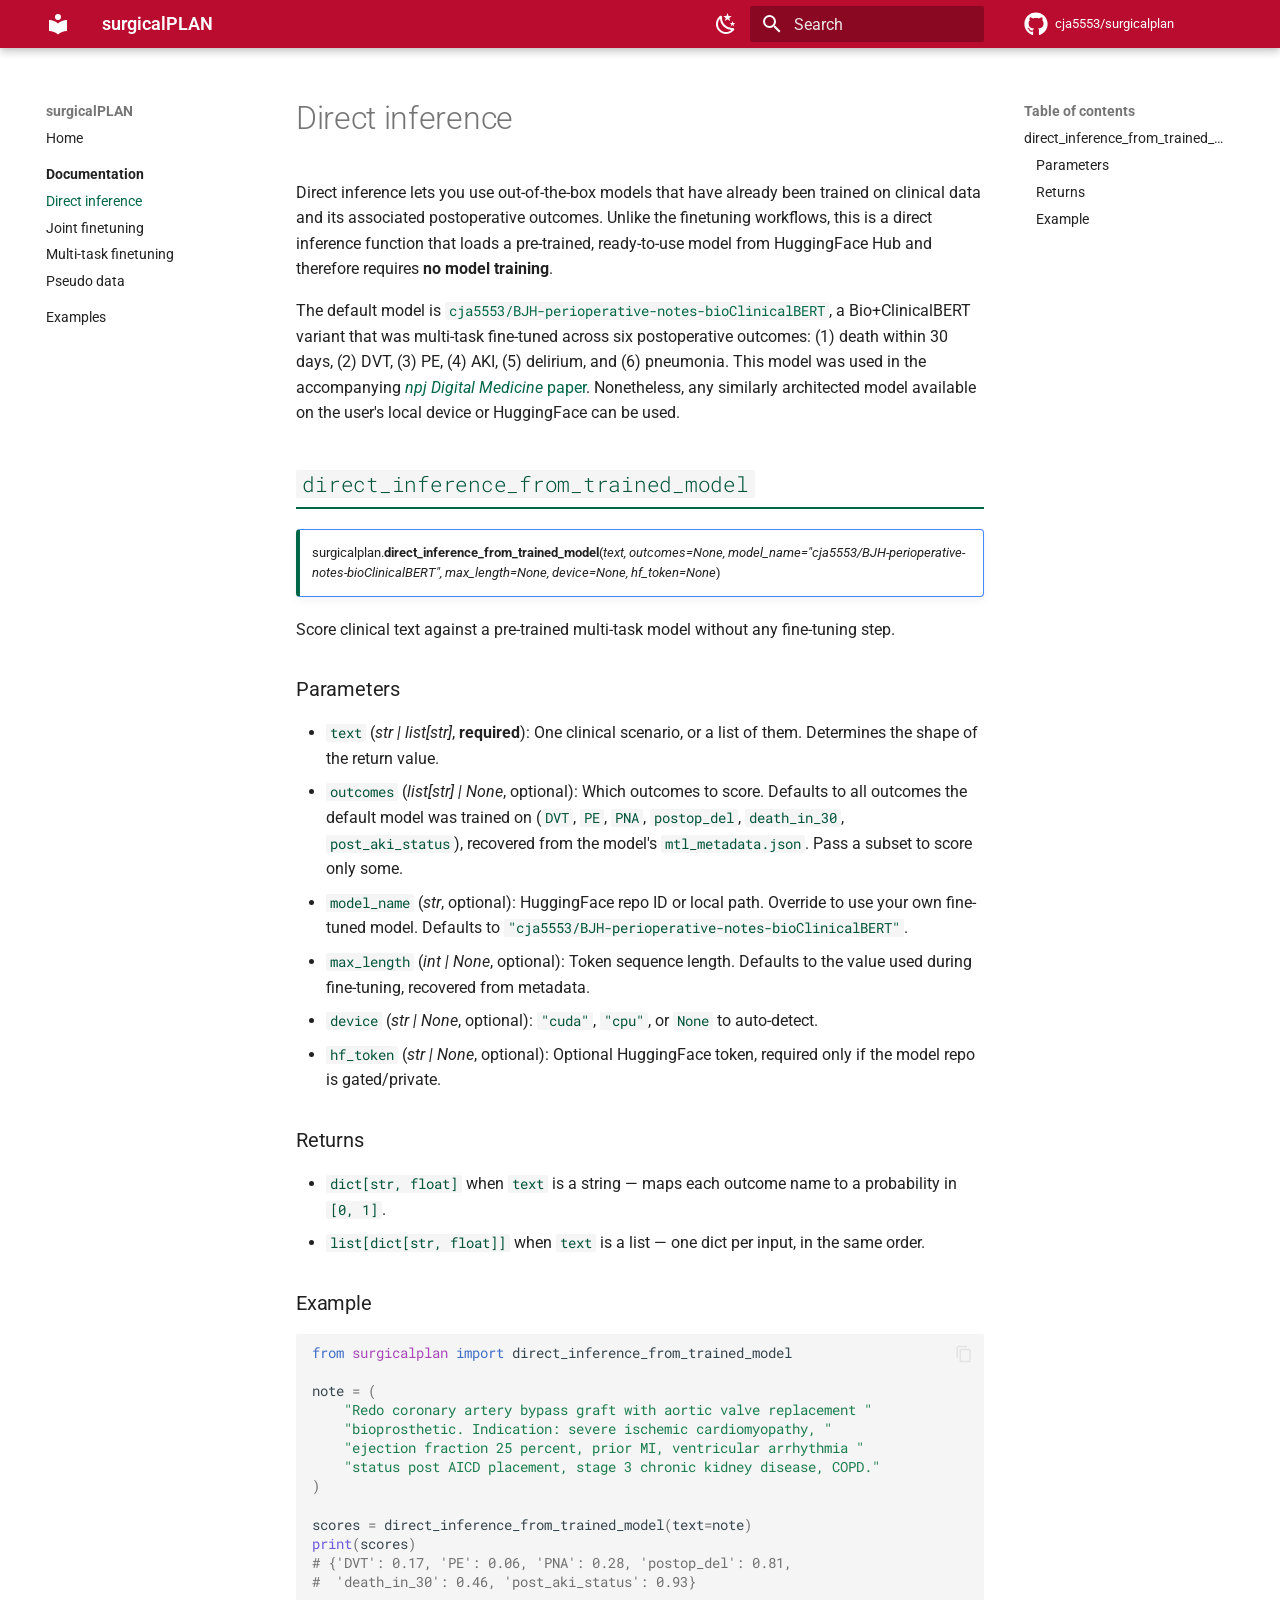
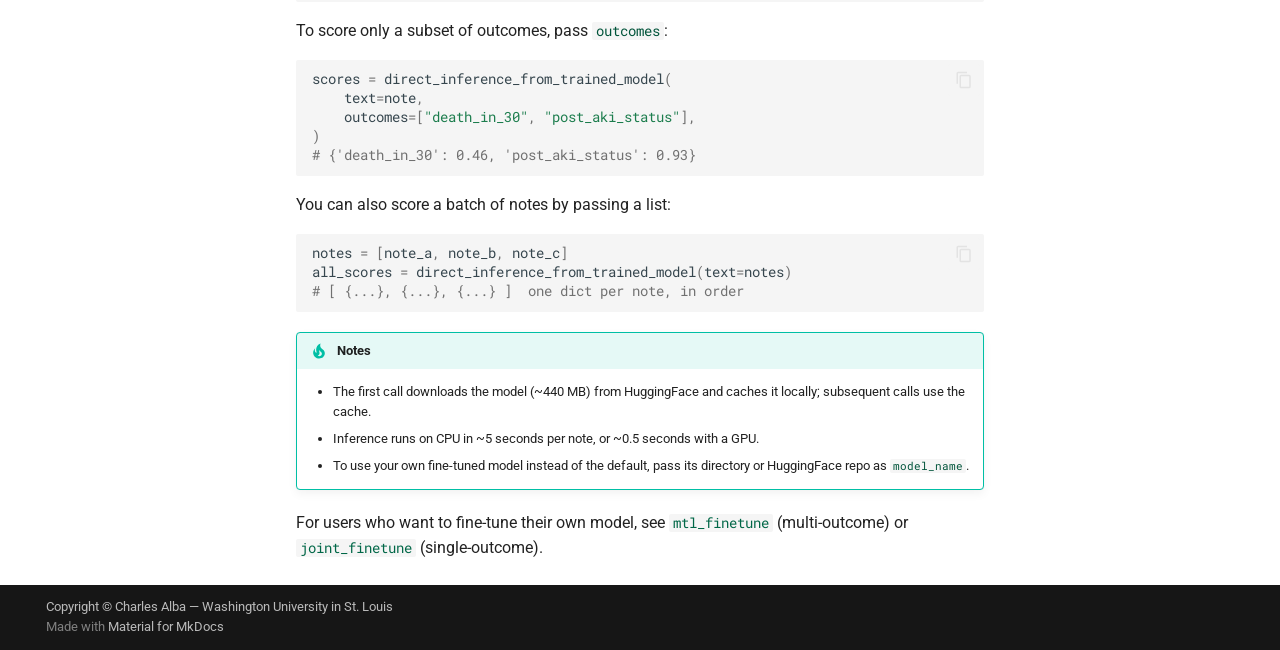
<file: documentation/direct_inference/index.html>
<!doctype html>
<html lang="en" class="no-js">
  <head>
    
      <meta charset="utf-8">
      <meta name="viewport" content="width=device-width,initial-scale=1">
      
        <meta name="description" content="SurgicalPLAN (Surgical Postoperative Risk Prediction with Language Models Adapting to Clinical Notes) is a Python package for predicting postoperative risks from clinical notes using language models.">
      
      
        <meta name="author" content="Charles Alba">
      
      
      
        <link rel="prev" href="../">
      
      
        <link rel="next" href="../joint_finetuning/">
      
      
        
      
      
      <link rel="icon" href="../../assets/images/favicon.png">
      <meta name="generator" content="mkdocs-1.6.1, mkdocs-material-9.7.6">
    
    
      
        <title>Direct inference - surgicalPLAN</title>
      
    
    
      <link rel="stylesheet" href="../../assets/stylesheets/main.484c7ddc.min.css">
      
        
        <link rel="stylesheet" href="../../assets/stylesheets/palette.ab4e12ef.min.css">
      
      


    
    
      
    
    
      
        
        
        <link rel="preconnect" href="https://fonts.gstatic.com" crossorigin>
        <link rel="stylesheet" href="https://fonts.googleapis.com/css?family=Roboto:300,300i,400,400i,700,700i%7CRoboto+Mono:400,400i,700,700i&display=fallback">
        <style>:root{--md-text-font:"Roboto";--md-code-font:"Roboto Mono"}</style>
      
    
    
      <link rel="stylesheet" href="../../stylesheets/extra.css">
    
    <script>__md_scope=new URL("../..",location),__md_hash=e=>[...e].reduce(((e,_)=>(e<<5)-e+_.charCodeAt(0)),0),__md_get=(e,_=localStorage,t=__md_scope)=>JSON.parse(_.getItem(t.pathname+"."+e)),__md_set=(e,_,t=localStorage,a=__md_scope)=>{try{t.setItem(a.pathname+"."+e,JSON.stringify(_))}catch(e){}}</script>
    
      

    
    
  </head>
  
  
    
    
      
    
    
    
    
    <body dir="ltr" data-md-color-scheme="default" data-md-color-primary="custom" data-md-color-accent="custom">
  
    
    <input class="md-toggle" data-md-toggle="drawer" type="checkbox" id="__drawer" autocomplete="off">
    <input class="md-toggle" data-md-toggle="search" type="checkbox" id="__search" autocomplete="off">
    <label class="md-overlay" for="__drawer"></label>
    <div data-md-component="skip">
      
        
        <a href="#direct-inference" class="md-skip">
          Skip to content
        </a>
      
    </div>
    <div data-md-component="announce">
      
    </div>
    
    
      

  

<header class="md-header md-header--shadow" data-md-component="header">
  <nav class="md-header__inner md-grid" aria-label="Header">
    <a href="../.." title="surgicalPLAN" class="md-header__button md-logo" aria-label="surgicalPLAN" data-md-component="logo">
      
  
  <svg xmlns="http://www.w3.org/2000/svg" viewBox="0 0 24 24"><path d="M12 8a3 3 0 0 0 3-3 3 3 0 0 0-3-3 3 3 0 0 0-3 3 3 3 0 0 0 3 3m0 3.54C9.64 9.35 6.5 8 3 8v11c3.5 0 6.64 1.35 9 3.54 2.36-2.19 5.5-3.54 9-3.54V8c-3.5 0-6.64 1.35-9 3.54"/></svg>

    </a>
    <label class="md-header__button md-icon" for="__drawer">
      
      <svg xmlns="http://www.w3.org/2000/svg" viewBox="0 0 24 24"><path d="M3 6h18v2H3zm0 5h18v2H3zm0 5h18v2H3z"/></svg>
    </label>
    <div class="md-header__title" data-md-component="header-title">
      <div class="md-header__ellipsis">
        <div class="md-header__topic">
          <span class="md-ellipsis">
            surgicalPLAN
          </span>
        </div>
        <div class="md-header__topic" data-md-component="header-topic">
          <span class="md-ellipsis">
            
              Direct inference
            
          </span>
        </div>
      </div>
    </div>
    
      
        <form class="md-header__option" data-md-component="palette">
  
    
    
    
    <input class="md-option" data-md-color-media="(prefers-color-scheme: light)" data-md-color-scheme="default" data-md-color-primary="custom" data-md-color-accent="custom"  aria-label="Switch to dark mode"  type="radio" name="__palette" id="__palette_0">
    
      <label class="md-header__button md-icon" title="Switch to dark mode" for="__palette_1" hidden>
        <svg xmlns="http://www.w3.org/2000/svg" viewBox="0 0 24 24"><path d="m17.75 4.09-2.53 1.94.91 3.06-2.63-1.81-2.63 1.81.91-3.06-2.53-1.94L12.44 4l1.06-3 1.06 3zm3.5 6.91-1.64 1.25.59 1.98-1.7-1.17-1.7 1.17.59-1.98L15.75 11l2.06-.05L18.5 9l.69 1.95zm-2.28 4.95c.83-.08 1.72 1.1 1.19 1.85-.32.45-.66.87-1.08 1.27C15.17 23 8.84 23 4.94 19.07c-3.91-3.9-3.91-10.24 0-14.14.4-.4.82-.76 1.27-1.08.75-.53 1.93.36 1.85 1.19-.27 2.86.69 5.83 2.89 8.02a9.96 9.96 0 0 0 8.02 2.89m-1.64 2.02a12.08 12.08 0 0 1-7.8-3.47c-2.17-2.19-3.33-5-3.49-7.82-2.81 3.14-2.7 7.96.31 10.98 3.02 3.01 7.84 3.12 10.98.31"/></svg>
      </label>
    
  
    
    
    
    <input class="md-option" data-md-color-media="(prefers-color-scheme: dark)" data-md-color-scheme="slate" data-md-color-primary="custom" data-md-color-accent="custom"  aria-label="Switch to light mode"  type="radio" name="__palette" id="__palette_1">
    
      <label class="md-header__button md-icon" title="Switch to light mode" for="__palette_0" hidden>
        <svg xmlns="http://www.w3.org/2000/svg" viewBox="0 0 24 24"><path d="M12 7a5 5 0 0 1 5 5 5 5 0 0 1-5 5 5 5 0 0 1-5-5 5 5 0 0 1 5-5m0 2a3 3 0 0 0-3 3 3 3 0 0 0 3 3 3 3 0 0 0 3-3 3 3 0 0 0-3-3m0-7 2.39 3.42C13.65 5.15 12.84 5 12 5s-1.65.15-2.39.42zM3.34 7l4.16-.35A7.2 7.2 0 0 0 5.94 8.5c-.44.74-.69 1.5-.83 2.29zm.02 10 1.76-3.77a7.131 7.131 0 0 0 2.38 4.14zM20.65 7l-1.77 3.79a7.02 7.02 0 0 0-2.38-4.15zm-.01 10-4.14.36c.59-.51 1.12-1.14 1.54-1.86.42-.73.69-1.5.83-2.29zM12 22l-2.41-3.44c.74.27 1.55.44 2.41.44.82 0 1.63-.17 2.37-.44z"/></svg>
      </label>
    
  
</form>
      
    
    
      <script>var palette=__md_get("__palette");if(palette&&palette.color){if("(prefers-color-scheme)"===palette.color.media){var media=matchMedia("(prefers-color-scheme: light)"),input=document.querySelector(media.matches?"[data-md-color-media='(prefers-color-scheme: light)']":"[data-md-color-media='(prefers-color-scheme: dark)']");palette.color.media=input.getAttribute("data-md-color-media"),palette.color.scheme=input.getAttribute("data-md-color-scheme"),palette.color.primary=input.getAttribute("data-md-color-primary"),palette.color.accent=input.getAttribute("data-md-color-accent")}for(var[key,value]of Object.entries(palette.color))document.body.setAttribute("data-md-color-"+key,value)}</script>
    
    
    
      
      
        <label class="md-header__button md-icon" for="__search">
          
          <svg xmlns="http://www.w3.org/2000/svg" viewBox="0 0 24 24"><path d="M9.5 3A6.5 6.5 0 0 1 16 9.5c0 1.61-.59 3.09-1.56 4.23l.27.27h.79l5 5-1.5 1.5-5-5v-.79l-.27-.27A6.52 6.52 0 0 1 9.5 16 6.5 6.5 0 0 1 3 9.5 6.5 6.5 0 0 1 9.5 3m0 2C7 5 5 7 5 9.5S7 14 9.5 14 14 12 14 9.5 12 5 9.5 5"/></svg>
        </label>
        <div class="md-search" data-md-component="search" role="dialog">
  <label class="md-search__overlay" for="__search"></label>
  <div class="md-search__inner" role="search">
    <form class="md-search__form" name="search">
      <input type="text" class="md-search__input" name="query" aria-label="Search" placeholder="Search" autocapitalize="off" autocorrect="off" autocomplete="off" spellcheck="false" data-md-component="search-query" required>
      <label class="md-search__icon md-icon" for="__search">
        
        <svg xmlns="http://www.w3.org/2000/svg" viewBox="0 0 24 24"><path d="M9.5 3A6.5 6.5 0 0 1 16 9.5c0 1.61-.59 3.09-1.56 4.23l.27.27h.79l5 5-1.5 1.5-5-5v-.79l-.27-.27A6.52 6.52 0 0 1 9.5 16 6.5 6.5 0 0 1 3 9.5 6.5 6.5 0 0 1 9.5 3m0 2C7 5 5 7 5 9.5S7 14 9.5 14 14 12 14 9.5 12 5 9.5 5"/></svg>
        
        <svg xmlns="http://www.w3.org/2000/svg" viewBox="0 0 24 24"><path d="M20 11v2H8l5.5 5.5-1.42 1.42L4.16 12l7.92-7.92L13.5 5.5 8 11z"/></svg>
      </label>
      <nav class="md-search__options" aria-label="Search">
        
        <button type="reset" class="md-search__icon md-icon" title="Clear" aria-label="Clear" tabindex="-1">
          
          <svg xmlns="http://www.w3.org/2000/svg" viewBox="0 0 24 24"><path d="M19 6.41 17.59 5 12 10.59 6.41 5 5 6.41 10.59 12 5 17.59 6.41 19 12 13.41 17.59 19 19 17.59 13.41 12z"/></svg>
        </button>
      </nav>
      
        <div class="md-search__suggest" data-md-component="search-suggest"></div>
      
    </form>
    <div class="md-search__output">
      <div class="md-search__scrollwrap" tabindex="0" data-md-scrollfix>
        <div class="md-search-result" data-md-component="search-result">
          <div class="md-search-result__meta">
            Initializing search
          </div>
          <ol class="md-search-result__list" role="presentation"></ol>
        </div>
      </div>
    </div>
  </div>
</div>
      
    
    
      <div class="md-header__source">
        <a href="https://github.com/cja5553/ACS_demo_postoperative_risk_prediction_with_clinical_notes" title="Go to repository" class="md-source" data-md-component="source">
  <div class="md-source__icon md-icon">
    
    <svg xmlns="http://www.w3.org/2000/svg" viewBox="0 0 512 512"><!--! Font Awesome Free 7.1.0 by @fontawesome - https://fontawesome.com License - https://fontawesome.com/license/free (Icons: CC BY 4.0, Fonts: SIL OFL 1.1, Code: MIT License) Copyright 2025 Fonticons, Inc.--><path d="M173.9 397.4c0 2-2.3 3.6-5.2 3.6-3.3.3-5.6-1.3-5.6-3.6 0-2 2.3-3.6 5.2-3.6 3-.3 5.6 1.3 5.6 3.6m-31.1-4.5c-.7 2 1.3 4.3 4.3 4.9 2.6 1 5.6 0 6.2-2s-1.3-4.3-4.3-5.2c-2.6-.7-5.5.3-6.2 2.3m44.2-1.7c-2.9.7-4.9 2.6-4.6 4.9.3 2 2.9 3.3 5.9 2.6 2.9-.7 4.9-2.6 4.6-4.6-.3-1.9-3-3.2-5.9-2.9M252.8 8C114.1 8 8 113.3 8 252c0 110.9 69.8 205.8 169.5 239.2 12.8 2.3 17.3-5.6 17.3-12.1 0-6.2-.3-40.4-.3-61.4 0 0-70 15-84.7-29.8 0 0-11.4-29.1-27.8-36.6 0 0-22.9-15.7 1.6-15.4 0 0 24.9 2 38.6 25.8 21.9 38.6 58.6 27.5 72.9 20.9 2.3-16 8.8-27.1 16-33.7-55.9-6.2-112.3-14.3-112.3-110.5 0-27.5 7.6-41.3 23.6-58.9-2.6-6.5-11.1-33.3 2.6-67.9 20.9-6.5 69 27 69 27 20-5.6 41.5-8.5 62.8-8.5s42.8 2.9 62.8 8.5c0 0 48.1-33.6 69-27 13.7 34.7 5.2 61.4 2.6 67.9 16 17.7 25.8 31.5 25.8 58.9 0 96.5-58.9 104.2-114.8 110.5 9.2 7.9 17 22.9 17 46.4 0 33.7-.3 75.4-.3 83.6 0 6.5 4.6 14.4 17.3 12.1C436.2 457.8 504 362.9 504 252 504 113.3 391.5 8 252.8 8M105.2 352.9c-1.3 1-1 3.3.7 5.2 1.6 1.6 3.9 2.3 5.2 1 1.3-1 1-3.3-.7-5.2-1.6-1.6-3.9-2.3-5.2-1m-10.8-8.1c-.7 1.3.3 2.9 2.3 3.9 1.6 1 3.6.7 4.3-.7.7-1.3-.3-2.9-2.3-3.9-2-.6-3.6-.3-4.3.7m32.4 35.6c-1.6 1.3-1 4.3 1.3 6.2 2.3 2.3 5.2 2.6 6.5 1 1.3-1.3.7-4.3-1.3-6.2-2.2-2.3-5.2-2.6-6.5-1m-11.4-14.7c-1.6 1-1.6 3.6 0 5.9s4.3 3.3 5.6 2.3c1.6-1.3 1.6-3.9 0-6.2-1.4-2.3-4-3.3-5.6-2"/></svg>
  </div>
  <div class="md-source__repository">
    cja5553/surgicalplan
  </div>
</a>
      </div>
    
  </nav>
  
</header>
    
    <div class="md-container" data-md-component="container">
      
      
        
          
        
      
      <main class="md-main" data-md-component="main">
        <div class="md-main__inner md-grid">
          
            
              
              <div class="md-sidebar md-sidebar--primary" data-md-component="sidebar" data-md-type="navigation" >
                <div class="md-sidebar__scrollwrap">
                  <div class="md-sidebar__inner">
                    



<nav class="md-nav md-nav--primary" aria-label="Navigation" data-md-level="0">
  <label class="md-nav__title" for="__drawer">
    <a href="../.." title="surgicalPLAN" class="md-nav__button md-logo" aria-label="surgicalPLAN" data-md-component="logo">
      
  
  <svg xmlns="http://www.w3.org/2000/svg" viewBox="0 0 24 24"><path d="M12 8a3 3 0 0 0 3-3 3 3 0 0 0-3-3 3 3 0 0 0-3 3 3 3 0 0 0 3 3m0 3.54C9.64 9.35 6.5 8 3 8v11c3.5 0 6.64 1.35 9 3.54 2.36-2.19 5.5-3.54 9-3.54V8c-3.5 0-6.64 1.35-9 3.54"/></svg>

    </a>
    surgicalPLAN
  </label>
  
    <div class="md-nav__source">
      <a href="https://github.com/cja5553/ACS_demo_postoperative_risk_prediction_with_clinical_notes" title="Go to repository" class="md-source" data-md-component="source">
  <div class="md-source__icon md-icon">
    
    <svg xmlns="http://www.w3.org/2000/svg" viewBox="0 0 512 512"><!--! Font Awesome Free 7.1.0 by @fontawesome - https://fontawesome.com License - https://fontawesome.com/license/free (Icons: CC BY 4.0, Fonts: SIL OFL 1.1, Code: MIT License) Copyright 2025 Fonticons, Inc.--><path d="M173.9 397.4c0 2-2.3 3.6-5.2 3.6-3.3.3-5.6-1.3-5.6-3.6 0-2 2.3-3.6 5.2-3.6 3-.3 5.6 1.3 5.6 3.6m-31.1-4.5c-.7 2 1.3 4.3 4.3 4.9 2.6 1 5.6 0 6.2-2s-1.3-4.3-4.3-5.2c-2.6-.7-5.5.3-6.2 2.3m44.2-1.7c-2.9.7-4.9 2.6-4.6 4.9.3 2 2.9 3.3 5.9 2.6 2.9-.7 4.9-2.6 4.6-4.6-.3-1.9-3-3.2-5.9-2.9M252.8 8C114.1 8 8 113.3 8 252c0 110.9 69.8 205.8 169.5 239.2 12.8 2.3 17.3-5.6 17.3-12.1 0-6.2-.3-40.4-.3-61.4 0 0-70 15-84.7-29.8 0 0-11.4-29.1-27.8-36.6 0 0-22.9-15.7 1.6-15.4 0 0 24.9 2 38.6 25.8 21.9 38.6 58.6 27.5 72.9 20.9 2.3-16 8.8-27.1 16-33.7-55.9-6.2-112.3-14.3-112.3-110.5 0-27.5 7.6-41.3 23.6-58.9-2.6-6.5-11.1-33.3 2.6-67.9 20.9-6.5 69 27 69 27 20-5.6 41.5-8.5 62.8-8.5s42.8 2.9 62.8 8.5c0 0 48.1-33.6 69-27 13.7 34.7 5.2 61.4 2.6 67.9 16 17.7 25.8 31.5 25.8 58.9 0 96.5-58.9 104.2-114.8 110.5 9.2 7.9 17 22.9 17 46.4 0 33.7-.3 75.4-.3 83.6 0 6.5 4.6 14.4 17.3 12.1C436.2 457.8 504 362.9 504 252 504 113.3 391.5 8 252.8 8M105.2 352.9c-1.3 1-1 3.3.7 5.2 1.6 1.6 3.9 2.3 5.2 1 1.3-1 1-3.3-.7-5.2-1.6-1.6-3.9-2.3-5.2-1m-10.8-8.1c-.7 1.3.3 2.9 2.3 3.9 1.6 1 3.6.7 4.3-.7.7-1.3-.3-2.9-2.3-3.9-2-.6-3.6-.3-4.3.7m32.4 35.6c-1.6 1.3-1 4.3 1.3 6.2 2.3 2.3 5.2 2.6 6.5 1 1.3-1.3.7-4.3-1.3-6.2-2.2-2.3-5.2-2.6-6.5-1m-11.4-14.7c-1.6 1-1.6 3.6 0 5.9s4.3 3.3 5.6 2.3c1.6-1.3 1.6-3.9 0-6.2-1.4-2.3-4-3.3-5.6-2"/></svg>
  </div>
  <div class="md-source__repository">
    cja5553/surgicalplan
  </div>
</a>
    </div>
  
  <ul class="md-nav__list" data-md-scrollfix>
    
      
      
  
  
  
  
    <li class="md-nav__item">
      <a href="../.." class="md-nav__link">
        
  
  
  <span class="md-ellipsis">
    
  
    Home
  

    
  </span>
  
  

      </a>
    </li>
  

    
      
      
  
  
    
  
  
  
    
    
      
        
          
        
      
        
      
        
      
        
      
        
      
    
    
    
      
        
        
      
    
    
    <li class="md-nav__item md-nav__item--active md-nav__item--section md-nav__item--nested">
      
        
        
        <input class="md-nav__toggle md-toggle " type="checkbox" id="__nav_2" checked>
        
          
          <div class="md-nav__link md-nav__container">
            <a href="../" class="md-nav__link ">
              
  
  
  <span class="md-ellipsis">
    
  
    Documentation
  

    
  </span>
  
  

            </a>
            
              
              <label class="md-nav__link " for="__nav_2" id="__nav_2_label" tabindex="">
                <span class="md-nav__icon md-icon"></span>
              </label>
            
          </div>
        
        <nav class="md-nav" data-md-level="1" aria-labelledby="__nav_2_label" aria-expanded="true">
          <label class="md-nav__title" for="__nav_2">
            <span class="md-nav__icon md-icon"></span>
            
  
    Documentation
  

          </label>
          <ul class="md-nav__list" data-md-scrollfix>
            
              
            
              
                
  
  
    
  
  
  
    <li class="md-nav__item md-nav__item--active">
      
      <input class="md-nav__toggle md-toggle" type="checkbox" id="__toc">
      
      
        
      
      
        <label class="md-nav__link md-nav__link--active" for="__toc">
          
  
  
  <span class="md-ellipsis">
    
  
    Direct inference
  

    
  </span>
  
  

          <span class="md-nav__icon md-icon"></span>
        </label>
      
      <a href="./" class="md-nav__link md-nav__link--active">
        
  
  
  <span class="md-ellipsis">
    
  
    Direct inference
  

    
  </span>
  
  

      </a>
      
        

<nav class="md-nav md-nav--secondary" aria-label="Table of contents">
  
  
  
    
  
  
    <label class="md-nav__title" for="__toc">
      <span class="md-nav__icon md-icon"></span>
      Table of contents
    </label>
    <ul class="md-nav__list" data-md-component="toc" data-md-scrollfix>
      
        <li class="md-nav__item">
  <a href="#direct_inference_from_trained_model" class="md-nav__link">
    <span class="md-ellipsis">
      
        direct_inference_from_trained_model
      
    </span>
  </a>
  
    <nav class="md-nav" aria-label="direct_inference_from_trained_model">
      <ul class="md-nav__list">
        
          <li class="md-nav__item">
  <a href="#parameters" class="md-nav__link">
    <span class="md-ellipsis">
      
        Parameters
      
    </span>
  </a>
  
</li>
        
          <li class="md-nav__item">
  <a href="#returns" class="md-nav__link">
    <span class="md-ellipsis">
      
        Returns
      
    </span>
  </a>
  
</li>
        
          <li class="md-nav__item">
  <a href="#example" class="md-nav__link">
    <span class="md-ellipsis">
      
        Example
      
    </span>
  </a>
  
</li>
        
      </ul>
    </nav>
  
</li>
      
    </ul>
  
</nav>
      
    </li>
  

              
            
              
                
  
  
  
  
    <li class="md-nav__item">
      <a href="../joint_finetuning/" class="md-nav__link">
        
  
  
  <span class="md-ellipsis">
    
  
    Joint finetuning
  

    
  </span>
  
  

      </a>
    </li>
  

              
            
              
                
  
  
  
  
    <li class="md-nav__item">
      <a href="../multitask_finetuning/" class="md-nav__link">
        
  
  
  <span class="md-ellipsis">
    
  
    Multi-task finetuning
  

    
  </span>
  
  

      </a>
    </li>
  

              
            
              
                
  
  
  
  
    <li class="md-nav__item">
      <a href="../pseudo_data/" class="md-nav__link">
        
  
  
  <span class="md-ellipsis">
    
  
    Pseudo data
  

    
  </span>
  
  

      </a>
    </li>
  

              
            
          </ul>
        </nav>
      
    </li>
  

    
      
      
  
  
  
  
    <li class="md-nav__item">
      <a href="../../examples/" class="md-nav__link">
        
  
  
  <span class="md-ellipsis">
    
  
    Examples
  

    
  </span>
  
  

      </a>
    </li>
  

    
  </ul>
</nav>
                  </div>
                </div>
              </div>
            
            
              
              <div class="md-sidebar md-sidebar--secondary" data-md-component="sidebar" data-md-type="toc" >
                <div class="md-sidebar__scrollwrap">
                  <div class="md-sidebar__inner">
                    

<nav class="md-nav md-nav--secondary" aria-label="Table of contents">
  
  
  
    
  
  
    <label class="md-nav__title" for="__toc">
      <span class="md-nav__icon md-icon"></span>
      Table of contents
    </label>
    <ul class="md-nav__list" data-md-component="toc" data-md-scrollfix>
      
        <li class="md-nav__item">
  <a href="#direct_inference_from_trained_model" class="md-nav__link">
    <span class="md-ellipsis">
      
        direct_inference_from_trained_model
      
    </span>
  </a>
  
    <nav class="md-nav" aria-label="direct_inference_from_trained_model">
      <ul class="md-nav__list">
        
          <li class="md-nav__item">
  <a href="#parameters" class="md-nav__link">
    <span class="md-ellipsis">
      
        Parameters
      
    </span>
  </a>
  
</li>
        
          <li class="md-nav__item">
  <a href="#returns" class="md-nav__link">
    <span class="md-ellipsis">
      
        Returns
      
    </span>
  </a>
  
</li>
        
          <li class="md-nav__item">
  <a href="#example" class="md-nav__link">
    <span class="md-ellipsis">
      
        Example
      
    </span>
  </a>
  
</li>
        
      </ul>
    </nav>
  
</li>
      
    </ul>
  
</nav>
                  </div>
                </div>
              </div>
            
          
          
            <div class="md-content" data-md-component="content">
              
              <article class="md-content__inner md-typeset">
                
                  


  
  


<h1 id="direct-inference">Direct inference<a class="headerlink" href="#direct-inference" title="Permanent link">&para;</a></h1>
<p>Direct inference lets you use out-of-the-box models that have already been trained on clinical data and its associated postoperative outcomes. Unlike the finetuning workflows, this is a direct inference function that loads a pre-trained, ready-to-use model from HuggingFace Hub and therefore requires <strong>no model training</strong>.</p>
<p>The default model is <a href="https://huggingface.co/cja5553/BJH-perioperative-notes-bioClinicalBERT"><code>cja5553/BJH-perioperative-notes-bioClinicalBERT</code></a>, a Bio+ClinicalBERT variant that was multi-task fine-tuned across six postoperative outcomes: (1) death within 30 days, (2) DVT, (3) PE, (4) AKI, (5) delirium, and (6) pneumonia. This model was used in the accompanying <a href="https://www.nature.com/articles/s41746-025-01489-2"><em>npj Digital Medicine</em> paper</a>. Nonetheless, any similarly architected model available on the user's local device or HuggingFace can be used.  </p>
<h2 id="direct_inference_from_trained_model"><code>direct_inference_from_trained_model</code><a class="headerlink" href="#direct_inference_from_trained_model" title="Permanent link">&para;</a></h2>
<div class="admonition note">
<p>surgicalplan.<strong>direct_inference_from_trained_model</strong>(<em>text, outcomes=None, model_name="cja5553/BJH-perioperative-notes-bioClinicalBERT", max_length=None, device=None, hf_token=None</em>)</p>
</div>
<p>Score clinical text against a pre-trained multi-task model without any fine-tuning step. </p>
<h3 id="parameters">Parameters<a class="headerlink" href="#parameters" title="Permanent link">&para;</a></h3>
<ul>
<li><code>text</code> (<em>str | list[str]</em>, <strong>required</strong>): One clinical scenario, or a list of them. Determines the shape of the return value.</li>
<li><code>outcomes</code> (<em>list[str] | None</em>, optional): Which outcomes to score. Defaults to all outcomes the default model was trained on (<code>DVT</code>, <code>PE</code>, <code>PNA</code>, <code>postop_del</code>, <code>death_in_30</code>, <code>post_aki_status</code>), recovered from the model's <code>mtl_metadata.json</code>. Pass a subset to score only some.</li>
<li><code>model_name</code> (<em>str</em>, optional): HuggingFace repo ID or local path. Override to use your own fine-tuned model. Defaults to <code>"cja5553/BJH-perioperative-notes-bioClinicalBERT"</code>.</li>
<li><code>max_length</code> (<em>int | None</em>, optional): Token sequence length. Defaults to the value used during fine-tuning, recovered from metadata.</li>
<li><code>device</code> (<em>str | None</em>, optional): <code>"cuda"</code>, <code>"cpu"</code>, or <code>None</code> to auto-detect.</li>
<li><code>hf_token</code> (<em>str | None</em>, optional): Optional HuggingFace token, required only if the model repo is gated/private.</li>
</ul>
<h3 id="returns">Returns<a class="headerlink" href="#returns" title="Permanent link">&para;</a></h3>
<ul>
<li><code>dict[str, float]</code> when <code>text</code> is a string — maps each outcome name to a probability in <code>[0, 1]</code>.</li>
<li><code>list[dict[str, float]]</code> when <code>text</code> is a list — one dict per input, in the same order.</li>
</ul>
<h3 id="example">Example<a class="headerlink" href="#example" title="Permanent link">&para;</a></h3>
<div class="highlight"><pre><span></span><code><a id="__codelineno-0-1" name="__codelineno-0-1" href="#__codelineno-0-1"></a><span class="kn">from</span><span class="w"> </span><span class="nn">surgicalplan</span><span class="w"> </span><span class="kn">import</span> <span class="n">direct_inference_from_trained_model</span>
<a id="__codelineno-0-2" name="__codelineno-0-2" href="#__codelineno-0-2"></a>
<a id="__codelineno-0-3" name="__codelineno-0-3" href="#__codelineno-0-3"></a><span class="n">note</span> <span class="o">=</span> <span class="p">(</span>
<a id="__codelineno-0-4" name="__codelineno-0-4" href="#__codelineno-0-4"></a>    <span class="s2">&quot;Redo coronary artery bypass graft with aortic valve replacement &quot;</span>
<a id="__codelineno-0-5" name="__codelineno-0-5" href="#__codelineno-0-5"></a>    <span class="s2">&quot;bioprosthetic. Indication: severe ischemic cardiomyopathy, &quot;</span>
<a id="__codelineno-0-6" name="__codelineno-0-6" href="#__codelineno-0-6"></a>    <span class="s2">&quot;ejection fraction 25 percent, prior MI, ventricular arrhythmia &quot;</span>
<a id="__codelineno-0-7" name="__codelineno-0-7" href="#__codelineno-0-7"></a>    <span class="s2">&quot;status post AICD placement, stage 3 chronic kidney disease, COPD.&quot;</span>
<a id="__codelineno-0-8" name="__codelineno-0-8" href="#__codelineno-0-8"></a><span class="p">)</span>
<a id="__codelineno-0-9" name="__codelineno-0-9" href="#__codelineno-0-9"></a>
<a id="__codelineno-0-10" name="__codelineno-0-10" href="#__codelineno-0-10"></a><span class="n">scores</span> <span class="o">=</span> <span class="n">direct_inference_from_trained_model</span><span class="p">(</span><span class="n">text</span><span class="o">=</span><span class="n">note</span><span class="p">)</span>
<a id="__codelineno-0-11" name="__codelineno-0-11" href="#__codelineno-0-11"></a><span class="nb">print</span><span class="p">(</span><span class="n">scores</span><span class="p">)</span>
<a id="__codelineno-0-12" name="__codelineno-0-12" href="#__codelineno-0-12"></a><span class="c1"># {&#39;DVT&#39;: 0.17, &#39;PE&#39;: 0.06, &#39;PNA&#39;: 0.28, &#39;postop_del&#39;: 0.81,</span>
<a id="__codelineno-0-13" name="__codelineno-0-13" href="#__codelineno-0-13"></a><span class="c1">#  &#39;death_in_30&#39;: 0.46, &#39;post_aki_status&#39;: 0.93}</span>
</code></pre></div>
<p>To score only a subset of outcomes, pass <code>outcomes</code>:</p>
<div class="highlight"><pre><span></span><code><a id="__codelineno-1-1" name="__codelineno-1-1" href="#__codelineno-1-1"></a><span class="n">scores</span> <span class="o">=</span> <span class="n">direct_inference_from_trained_model</span><span class="p">(</span>
<a id="__codelineno-1-2" name="__codelineno-1-2" href="#__codelineno-1-2"></a>    <span class="n">text</span><span class="o">=</span><span class="n">note</span><span class="p">,</span>
<a id="__codelineno-1-3" name="__codelineno-1-3" href="#__codelineno-1-3"></a>    <span class="n">outcomes</span><span class="o">=</span><span class="p">[</span><span class="s2">&quot;death_in_30&quot;</span><span class="p">,</span> <span class="s2">&quot;post_aki_status&quot;</span><span class="p">],</span>
<a id="__codelineno-1-4" name="__codelineno-1-4" href="#__codelineno-1-4"></a><span class="p">)</span>
<a id="__codelineno-1-5" name="__codelineno-1-5" href="#__codelineno-1-5"></a><span class="c1"># {&#39;death_in_30&#39;: 0.46, &#39;post_aki_status&#39;: 0.93}</span>
</code></pre></div>
<p>You can also score a batch of notes by passing a list:</p>
<div class="highlight"><pre><span></span><code><a id="__codelineno-2-1" name="__codelineno-2-1" href="#__codelineno-2-1"></a><span class="n">notes</span> <span class="o">=</span> <span class="p">[</span><span class="n">note_a</span><span class="p">,</span> <span class="n">note_b</span><span class="p">,</span> <span class="n">note_c</span><span class="p">]</span>
<a id="__codelineno-2-2" name="__codelineno-2-2" href="#__codelineno-2-2"></a><span class="n">all_scores</span> <span class="o">=</span> <span class="n">direct_inference_from_trained_model</span><span class="p">(</span><span class="n">text</span><span class="o">=</span><span class="n">notes</span><span class="p">)</span>
<a id="__codelineno-2-3" name="__codelineno-2-3" href="#__codelineno-2-3"></a><span class="c1"># [ {...}, {...}, {...} ]  one dict per note, in order</span>
</code></pre></div>
<div class="admonition tip">
<p class="admonition-title">Notes</p>
<ul>
<li>The first call downloads the model (~440 MB) from HuggingFace and caches it locally; subsequent calls use the cache.</li>
<li>Inference runs on CPU in ~5 seconds per note, or ~0.5 seconds with a GPU.</li>
<li>To use your own fine-tuned model instead of the default, pass its directory or HuggingFace repo as <code>model_name</code>.</li>
</ul>
</div>
<p>For users who want to fine-tune their own model, see <a href="../multitask_finetuning/"><code>mtl_finetune</code></a> (multi-outcome) or <a href="../joint_finetuning/"><code>joint_finetune</code></a> (single-outcome).</p>












                
              </article>
            </div>
          
          
<script>var target=document.getElementById(location.hash.slice(1));target&&target.name&&(target.checked=target.name.startsWith("__tabbed_"))</script>
        </div>
        
          <button type="button" class="md-top md-icon" data-md-component="top" hidden>
  
  <svg xmlns="http://www.w3.org/2000/svg" viewBox="0 0 24 24"><path d="M13 20h-2V8l-5.5 5.5-1.42-1.42L12 4.16l7.92 7.92-1.42 1.42L13 8z"/></svg>
  Back to top
</button>
        
      </main>
      
        <footer class="md-footer">
  
  <div class="md-footer-meta md-typeset">
    <div class="md-footer-meta__inner md-grid">
      <div class="md-copyright">
  
    <div class="md-copyright__highlight">
      Copyright &copy; Charles Alba — Washington University in St. Louis
    </div>
  
  
    Made with
    <a href="https://squidfunk.github.io/mkdocs-material/" target="_blank" rel="noopener">
      Material for MkDocs
    </a>
  
</div>
      
    </div>
  </div>
</footer>
      
    </div>
    <div class="md-dialog" data-md-component="dialog">
      <div class="md-dialog__inner md-typeset"></div>
    </div>
    
    
    
      
      
      <script id="__config" type="application/json">{"annotate": null, "base": "../..", "features": ["navigation.sections", "navigation.expand", "navigation.indexes", "navigation.top", "navigation.tracking", "content.code.copy", "content.code.annotate", "toc.follow", "search.suggest", "search.highlight"], "search": "../../assets/javascripts/workers/search.2c215733.min.js", "tags": null, "translations": {"clipboard.copied": "Copied to clipboard", "clipboard.copy": "Copy to clipboard", "search.result.more.one": "1 more on this page", "search.result.more.other": "# more on this page", "search.result.none": "No matching documents", "search.result.one": "1 matching document", "search.result.other": "# matching documents", "search.result.placeholder": "Type to start searching", "search.result.term.missing": "Missing", "select.version": "Select version"}, "version": null}</script>
    
    
      <script src="../../assets/javascripts/bundle.79ae519e.min.js"></script>
      
    
  </body>
</html>
</file>
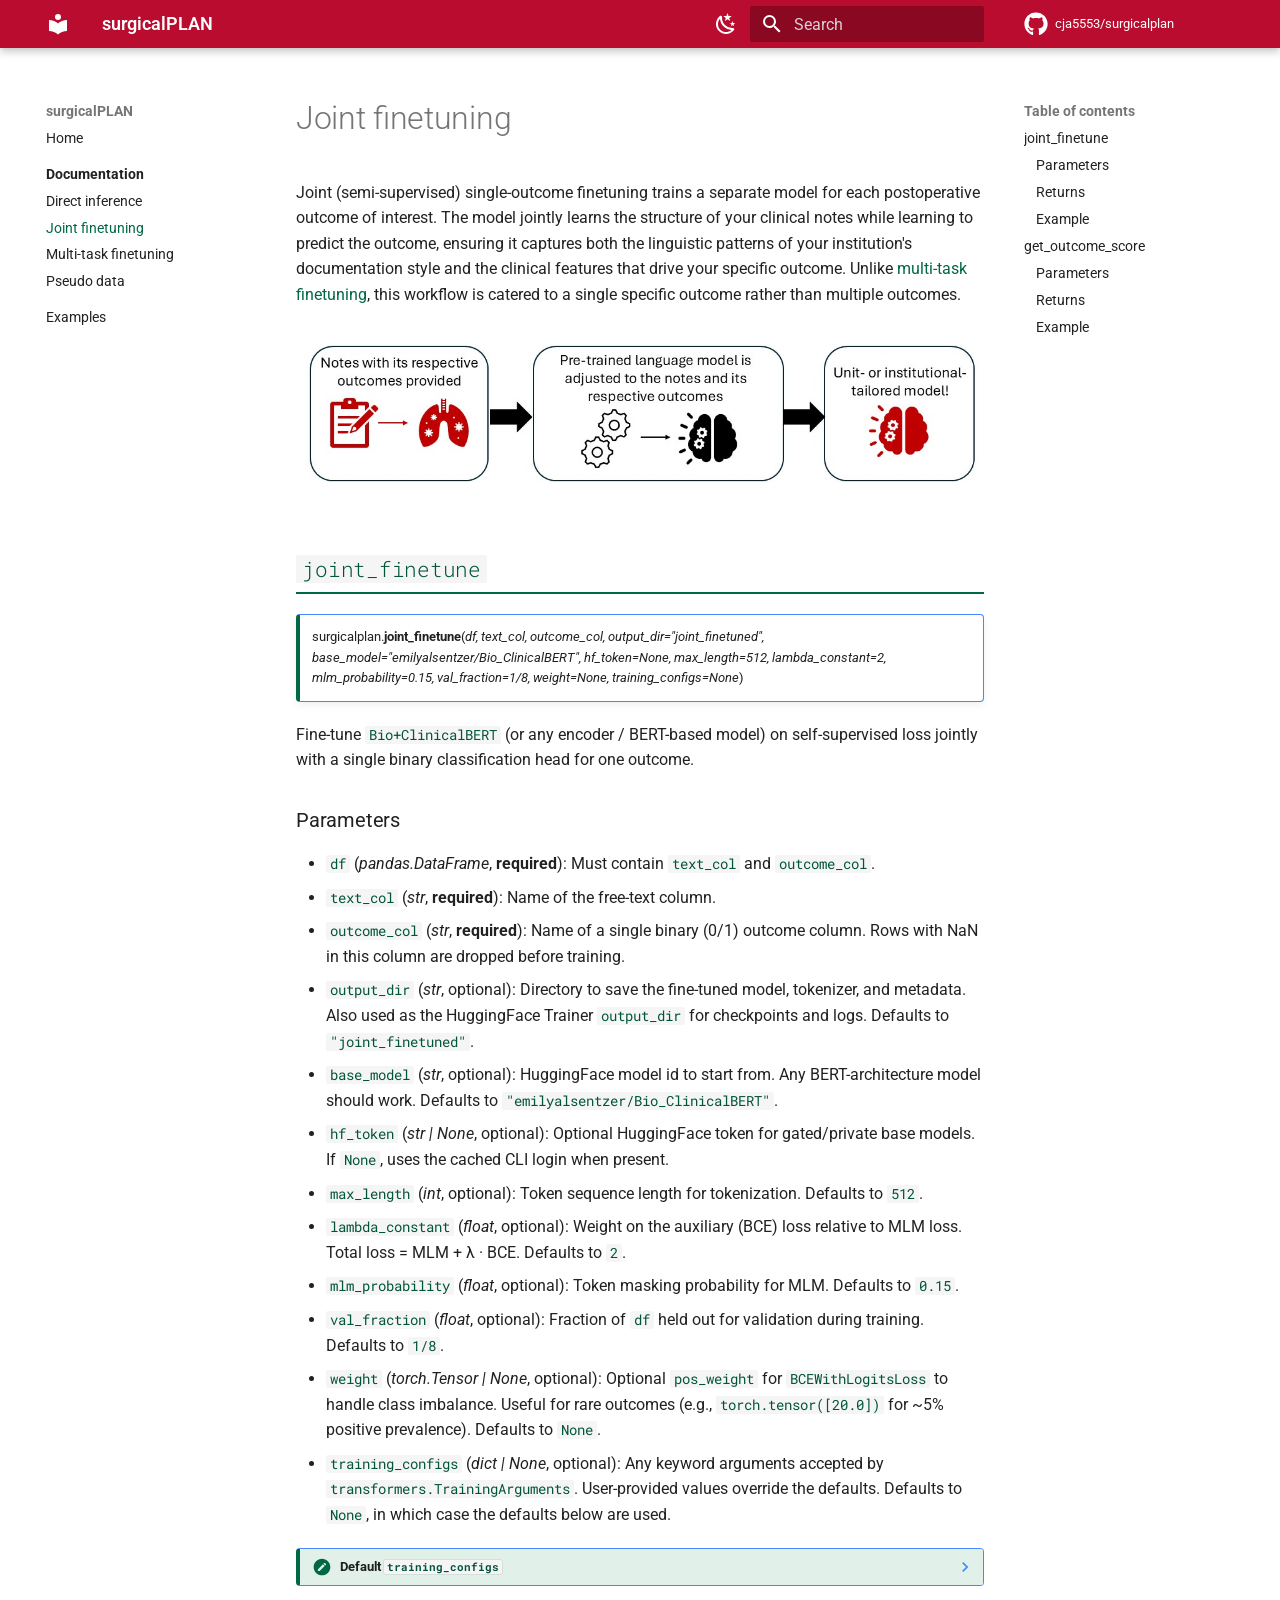
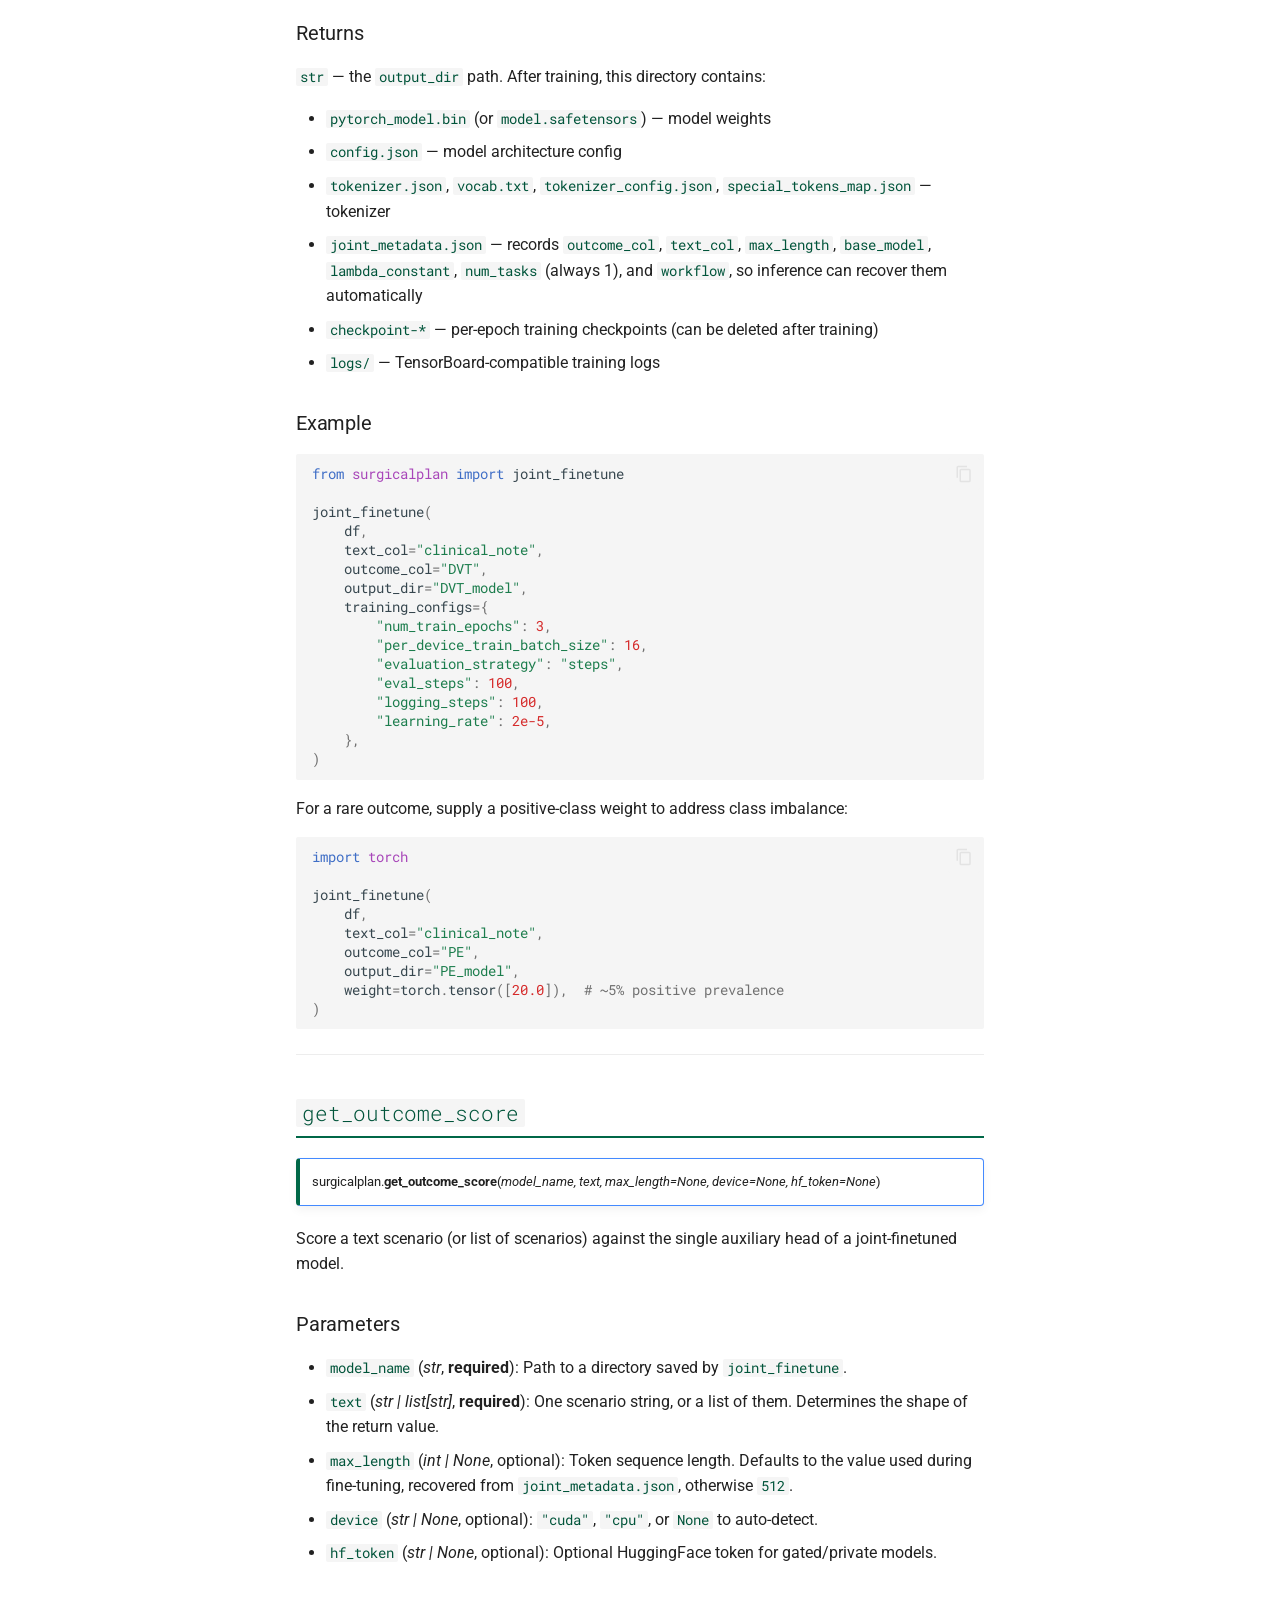
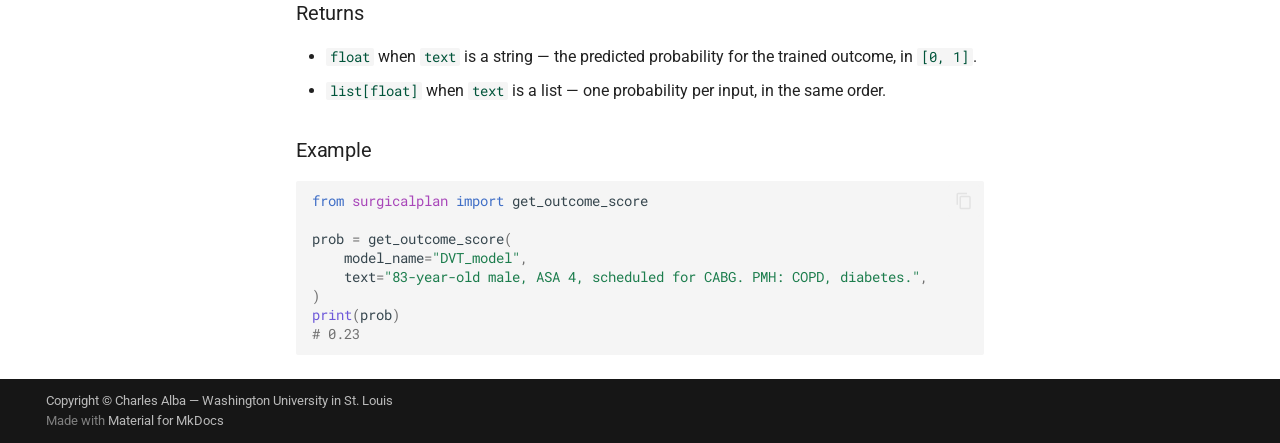
<file: documentation/joint_finetuning/index.html>
<!doctype html>
<html lang="en" class="no-js">
  <head>
    
      <meta charset="utf-8">
      <meta name="viewport" content="width=device-width,initial-scale=1">
      
        <meta name="description" content="SurgicalPLAN (Surgical Postoperative Risk Prediction with Language Models Adapting to Clinical Notes) is a Python package for predicting postoperative risks from clinical notes using language models.">
      
      
        <meta name="author" content="Charles Alba">
      
      
      
        <link rel="prev" href="../direct_inference/">
      
      
        <link rel="next" href="../multitask_finetuning/">
      
      
        
      
      
      <link rel="icon" href="../../assets/images/favicon.png">
      <meta name="generator" content="mkdocs-1.6.1, mkdocs-material-9.7.6">
    
    
      
        <title>Joint finetuning - surgicalPLAN</title>
      
    
    
      <link rel="stylesheet" href="../../assets/stylesheets/main.484c7ddc.min.css">
      
        
        <link rel="stylesheet" href="../../assets/stylesheets/palette.ab4e12ef.min.css">
      
      


    
    
      
    
    
      
        
        
        <link rel="preconnect" href="https://fonts.gstatic.com" crossorigin>
        <link rel="stylesheet" href="https://fonts.googleapis.com/css?family=Roboto:300,300i,400,400i,700,700i%7CRoboto+Mono:400,400i,700,700i&display=fallback">
        <style>:root{--md-text-font:"Roboto";--md-code-font:"Roboto Mono"}</style>
      
    
    
      <link rel="stylesheet" href="../../stylesheets/extra.css">
    
    <script>__md_scope=new URL("../..",location),__md_hash=e=>[...e].reduce(((e,_)=>(e<<5)-e+_.charCodeAt(0)),0),__md_get=(e,_=localStorage,t=__md_scope)=>JSON.parse(_.getItem(t.pathname+"."+e)),__md_set=(e,_,t=localStorage,a=__md_scope)=>{try{t.setItem(a.pathname+"."+e,JSON.stringify(_))}catch(e){}}</script>
    
      

    
    
  </head>
  
  
    
    
      
    
    
    
    
    <body dir="ltr" data-md-color-scheme="default" data-md-color-primary="custom" data-md-color-accent="custom">
  
    
    <input class="md-toggle" data-md-toggle="drawer" type="checkbox" id="__drawer" autocomplete="off">
    <input class="md-toggle" data-md-toggle="search" type="checkbox" id="__search" autocomplete="off">
    <label class="md-overlay" for="__drawer"></label>
    <div data-md-component="skip">
      
        
        <a href="#joint-finetuning" class="md-skip">
          Skip to content
        </a>
      
    </div>
    <div data-md-component="announce">
      
    </div>
    
    
      

  

<header class="md-header md-header--shadow" data-md-component="header">
  <nav class="md-header__inner md-grid" aria-label="Header">
    <a href="../.." title="surgicalPLAN" class="md-header__button md-logo" aria-label="surgicalPLAN" data-md-component="logo">
      
  
  <svg xmlns="http://www.w3.org/2000/svg" viewBox="0 0 24 24"><path d="M12 8a3 3 0 0 0 3-3 3 3 0 0 0-3-3 3 3 0 0 0-3 3 3 3 0 0 0 3 3m0 3.54C9.64 9.35 6.5 8 3 8v11c3.5 0 6.64 1.35 9 3.54 2.36-2.19 5.5-3.54 9-3.54V8c-3.5 0-6.64 1.35-9 3.54"/></svg>

    </a>
    <label class="md-header__button md-icon" for="__drawer">
      
      <svg xmlns="http://www.w3.org/2000/svg" viewBox="0 0 24 24"><path d="M3 6h18v2H3zm0 5h18v2H3zm0 5h18v2H3z"/></svg>
    </label>
    <div class="md-header__title" data-md-component="header-title">
      <div class="md-header__ellipsis">
        <div class="md-header__topic">
          <span class="md-ellipsis">
            surgicalPLAN
          </span>
        </div>
        <div class="md-header__topic" data-md-component="header-topic">
          <span class="md-ellipsis">
            
              Joint finetuning
            
          </span>
        </div>
      </div>
    </div>
    
      
        <form class="md-header__option" data-md-component="palette">
  
    
    
    
    <input class="md-option" data-md-color-media="(prefers-color-scheme: light)" data-md-color-scheme="default" data-md-color-primary="custom" data-md-color-accent="custom"  aria-label="Switch to dark mode"  type="radio" name="__palette" id="__palette_0">
    
      <label class="md-header__button md-icon" title="Switch to dark mode" for="__palette_1" hidden>
        <svg xmlns="http://www.w3.org/2000/svg" viewBox="0 0 24 24"><path d="m17.75 4.09-2.53 1.94.91 3.06-2.63-1.81-2.63 1.81.91-3.06-2.53-1.94L12.44 4l1.06-3 1.06 3zm3.5 6.91-1.64 1.25.59 1.98-1.7-1.17-1.7 1.17.59-1.98L15.75 11l2.06-.05L18.5 9l.69 1.95zm-2.28 4.95c.83-.08 1.72 1.1 1.19 1.85-.32.45-.66.87-1.08 1.27C15.17 23 8.84 23 4.94 19.07c-3.91-3.9-3.91-10.24 0-14.14.4-.4.82-.76 1.27-1.08.75-.53 1.93.36 1.85 1.19-.27 2.86.69 5.83 2.89 8.02a9.96 9.96 0 0 0 8.02 2.89m-1.64 2.02a12.08 12.08 0 0 1-7.8-3.47c-2.17-2.19-3.33-5-3.49-7.82-2.81 3.14-2.7 7.96.31 10.98 3.02 3.01 7.84 3.12 10.98.31"/></svg>
      </label>
    
  
    
    
    
    <input class="md-option" data-md-color-media="(prefers-color-scheme: dark)" data-md-color-scheme="slate" data-md-color-primary="custom" data-md-color-accent="custom"  aria-label="Switch to light mode"  type="radio" name="__palette" id="__palette_1">
    
      <label class="md-header__button md-icon" title="Switch to light mode" for="__palette_0" hidden>
        <svg xmlns="http://www.w3.org/2000/svg" viewBox="0 0 24 24"><path d="M12 7a5 5 0 0 1 5 5 5 5 0 0 1-5 5 5 5 0 0 1-5-5 5 5 0 0 1 5-5m0 2a3 3 0 0 0-3 3 3 3 0 0 0 3 3 3 3 0 0 0 3-3 3 3 0 0 0-3-3m0-7 2.39 3.42C13.65 5.15 12.84 5 12 5s-1.65.15-2.39.42zM3.34 7l4.16-.35A7.2 7.2 0 0 0 5.94 8.5c-.44.74-.69 1.5-.83 2.29zm.02 10 1.76-3.77a7.131 7.131 0 0 0 2.38 4.14zM20.65 7l-1.77 3.79a7.02 7.02 0 0 0-2.38-4.15zm-.01 10-4.14.36c.59-.51 1.12-1.14 1.54-1.86.42-.73.69-1.5.83-2.29zM12 22l-2.41-3.44c.74.27 1.55.44 2.41.44.82 0 1.63-.17 2.37-.44z"/></svg>
      </label>
    
  
</form>
      
    
    
      <script>var palette=__md_get("__palette");if(palette&&palette.color){if("(prefers-color-scheme)"===palette.color.media){var media=matchMedia("(prefers-color-scheme: light)"),input=document.querySelector(media.matches?"[data-md-color-media='(prefers-color-scheme: light)']":"[data-md-color-media='(prefers-color-scheme: dark)']");palette.color.media=input.getAttribute("data-md-color-media"),palette.color.scheme=input.getAttribute("data-md-color-scheme"),palette.color.primary=input.getAttribute("data-md-color-primary"),palette.color.accent=input.getAttribute("data-md-color-accent")}for(var[key,value]of Object.entries(palette.color))document.body.setAttribute("data-md-color-"+key,value)}</script>
    
    
    
      
      
        <label class="md-header__button md-icon" for="__search">
          
          <svg xmlns="http://www.w3.org/2000/svg" viewBox="0 0 24 24"><path d="M9.5 3A6.5 6.5 0 0 1 16 9.5c0 1.61-.59 3.09-1.56 4.23l.27.27h.79l5 5-1.5 1.5-5-5v-.79l-.27-.27A6.52 6.52 0 0 1 9.5 16 6.5 6.5 0 0 1 3 9.5 6.5 6.5 0 0 1 9.5 3m0 2C7 5 5 7 5 9.5S7 14 9.5 14 14 12 14 9.5 12 5 9.5 5"/></svg>
        </label>
        <div class="md-search" data-md-component="search" role="dialog">
  <label class="md-search__overlay" for="__search"></label>
  <div class="md-search__inner" role="search">
    <form class="md-search__form" name="search">
      <input type="text" class="md-search__input" name="query" aria-label="Search" placeholder="Search" autocapitalize="off" autocorrect="off" autocomplete="off" spellcheck="false" data-md-component="search-query" required>
      <label class="md-search__icon md-icon" for="__search">
        
        <svg xmlns="http://www.w3.org/2000/svg" viewBox="0 0 24 24"><path d="M9.5 3A6.5 6.5 0 0 1 16 9.5c0 1.61-.59 3.09-1.56 4.23l.27.27h.79l5 5-1.5 1.5-5-5v-.79l-.27-.27A6.52 6.52 0 0 1 9.5 16 6.5 6.5 0 0 1 3 9.5 6.5 6.5 0 0 1 9.5 3m0 2C7 5 5 7 5 9.5S7 14 9.5 14 14 12 14 9.5 12 5 9.5 5"/></svg>
        
        <svg xmlns="http://www.w3.org/2000/svg" viewBox="0 0 24 24"><path d="M20 11v2H8l5.5 5.5-1.42 1.42L4.16 12l7.92-7.92L13.5 5.5 8 11z"/></svg>
      </label>
      <nav class="md-search__options" aria-label="Search">
        
        <button type="reset" class="md-search__icon md-icon" title="Clear" aria-label="Clear" tabindex="-1">
          
          <svg xmlns="http://www.w3.org/2000/svg" viewBox="0 0 24 24"><path d="M19 6.41 17.59 5 12 10.59 6.41 5 5 6.41 10.59 12 5 17.59 6.41 19 12 13.41 17.59 19 19 17.59 13.41 12z"/></svg>
        </button>
      </nav>
      
        <div class="md-search__suggest" data-md-component="search-suggest"></div>
      
    </form>
    <div class="md-search__output">
      <div class="md-search__scrollwrap" tabindex="0" data-md-scrollfix>
        <div class="md-search-result" data-md-component="search-result">
          <div class="md-search-result__meta">
            Initializing search
          </div>
          <ol class="md-search-result__list" role="presentation"></ol>
        </div>
      </div>
    </div>
  </div>
</div>
      
    
    
      <div class="md-header__source">
        <a href="https://github.com/cja5553/ACS_demo_postoperative_risk_prediction_with_clinical_notes" title="Go to repository" class="md-source" data-md-component="source">
  <div class="md-source__icon md-icon">
    
    <svg xmlns="http://www.w3.org/2000/svg" viewBox="0 0 512 512"><!--! Font Awesome Free 7.1.0 by @fontawesome - https://fontawesome.com License - https://fontawesome.com/license/free (Icons: CC BY 4.0, Fonts: SIL OFL 1.1, Code: MIT License) Copyright 2025 Fonticons, Inc.--><path d="M173.9 397.4c0 2-2.3 3.6-5.2 3.6-3.3.3-5.6-1.3-5.6-3.6 0-2 2.3-3.6 5.2-3.6 3-.3 5.6 1.3 5.6 3.6m-31.1-4.5c-.7 2 1.3 4.3 4.3 4.9 2.6 1 5.6 0 6.2-2s-1.3-4.3-4.3-5.2c-2.6-.7-5.5.3-6.2 2.3m44.2-1.7c-2.9.7-4.9 2.6-4.6 4.9.3 2 2.9 3.3 5.9 2.6 2.9-.7 4.9-2.6 4.6-4.6-.3-1.9-3-3.2-5.9-2.9M252.8 8C114.1 8 8 113.3 8 252c0 110.9 69.8 205.8 169.5 239.2 12.8 2.3 17.3-5.6 17.3-12.1 0-6.2-.3-40.4-.3-61.4 0 0-70 15-84.7-29.8 0 0-11.4-29.1-27.8-36.6 0 0-22.9-15.7 1.6-15.4 0 0 24.9 2 38.6 25.8 21.9 38.6 58.6 27.5 72.9 20.9 2.3-16 8.8-27.1 16-33.7-55.9-6.2-112.3-14.3-112.3-110.5 0-27.5 7.6-41.3 23.6-58.9-2.6-6.5-11.1-33.3 2.6-67.9 20.9-6.5 69 27 69 27 20-5.6 41.5-8.5 62.8-8.5s42.8 2.9 62.8 8.5c0 0 48.1-33.6 69-27 13.7 34.7 5.2 61.4 2.6 67.9 16 17.7 25.8 31.5 25.8 58.9 0 96.5-58.9 104.2-114.8 110.5 9.2 7.9 17 22.9 17 46.4 0 33.7-.3 75.4-.3 83.6 0 6.5 4.6 14.4 17.3 12.1C436.2 457.8 504 362.9 504 252 504 113.3 391.5 8 252.8 8M105.2 352.9c-1.3 1-1 3.3.7 5.2 1.6 1.6 3.9 2.3 5.2 1 1.3-1 1-3.3-.7-5.2-1.6-1.6-3.9-2.3-5.2-1m-10.8-8.1c-.7 1.3.3 2.9 2.3 3.9 1.6 1 3.6.7 4.3-.7.7-1.3-.3-2.9-2.3-3.9-2-.6-3.6-.3-4.3.7m32.4 35.6c-1.6 1.3-1 4.3 1.3 6.2 2.3 2.3 5.2 2.6 6.5 1 1.3-1.3.7-4.3-1.3-6.2-2.2-2.3-5.2-2.6-6.5-1m-11.4-14.7c-1.6 1-1.6 3.6 0 5.9s4.3 3.3 5.6 2.3c1.6-1.3 1.6-3.9 0-6.2-1.4-2.3-4-3.3-5.6-2"/></svg>
  </div>
  <div class="md-source__repository">
    cja5553/surgicalplan
  </div>
</a>
      </div>
    
  </nav>
  
</header>
    
    <div class="md-container" data-md-component="container">
      
      
        
          
        
      
      <main class="md-main" data-md-component="main">
        <div class="md-main__inner md-grid">
          
            
              
              <div class="md-sidebar md-sidebar--primary" data-md-component="sidebar" data-md-type="navigation" >
                <div class="md-sidebar__scrollwrap">
                  <div class="md-sidebar__inner">
                    



<nav class="md-nav md-nav--primary" aria-label="Navigation" data-md-level="0">
  <label class="md-nav__title" for="__drawer">
    <a href="../.." title="surgicalPLAN" class="md-nav__button md-logo" aria-label="surgicalPLAN" data-md-component="logo">
      
  
  <svg xmlns="http://www.w3.org/2000/svg" viewBox="0 0 24 24"><path d="M12 8a3 3 0 0 0 3-3 3 3 0 0 0-3-3 3 3 0 0 0-3 3 3 3 0 0 0 3 3m0 3.54C9.64 9.35 6.5 8 3 8v11c3.5 0 6.64 1.35 9 3.54 2.36-2.19 5.5-3.54 9-3.54V8c-3.5 0-6.64 1.35-9 3.54"/></svg>

    </a>
    surgicalPLAN
  </label>
  
    <div class="md-nav__source">
      <a href="https://github.com/cja5553/ACS_demo_postoperative_risk_prediction_with_clinical_notes" title="Go to repository" class="md-source" data-md-component="source">
  <div class="md-source__icon md-icon">
    
    <svg xmlns="http://www.w3.org/2000/svg" viewBox="0 0 512 512"><!--! Font Awesome Free 7.1.0 by @fontawesome - https://fontawesome.com License - https://fontawesome.com/license/free (Icons: CC BY 4.0, Fonts: SIL OFL 1.1, Code: MIT License) Copyright 2025 Fonticons, Inc.--><path d="M173.9 397.4c0 2-2.3 3.6-5.2 3.6-3.3.3-5.6-1.3-5.6-3.6 0-2 2.3-3.6 5.2-3.6 3-.3 5.6 1.3 5.6 3.6m-31.1-4.5c-.7 2 1.3 4.3 4.3 4.9 2.6 1 5.6 0 6.2-2s-1.3-4.3-4.3-5.2c-2.6-.7-5.5.3-6.2 2.3m44.2-1.7c-2.9.7-4.9 2.6-4.6 4.9.3 2 2.9 3.3 5.9 2.6 2.9-.7 4.9-2.6 4.6-4.6-.3-1.9-3-3.2-5.9-2.9M252.8 8C114.1 8 8 113.3 8 252c0 110.9 69.8 205.8 169.5 239.2 12.8 2.3 17.3-5.6 17.3-12.1 0-6.2-.3-40.4-.3-61.4 0 0-70 15-84.7-29.8 0 0-11.4-29.1-27.8-36.6 0 0-22.9-15.7 1.6-15.4 0 0 24.9 2 38.6 25.8 21.9 38.6 58.6 27.5 72.9 20.9 2.3-16 8.8-27.1 16-33.7-55.9-6.2-112.3-14.3-112.3-110.5 0-27.5 7.6-41.3 23.6-58.9-2.6-6.5-11.1-33.3 2.6-67.9 20.9-6.5 69 27 69 27 20-5.6 41.5-8.5 62.8-8.5s42.8 2.9 62.8 8.5c0 0 48.1-33.6 69-27 13.7 34.7 5.2 61.4 2.6 67.9 16 17.7 25.8 31.5 25.8 58.9 0 96.5-58.9 104.2-114.8 110.5 9.2 7.9 17 22.9 17 46.4 0 33.7-.3 75.4-.3 83.6 0 6.5 4.6 14.4 17.3 12.1C436.2 457.8 504 362.9 504 252 504 113.3 391.5 8 252.8 8M105.2 352.9c-1.3 1-1 3.3.7 5.2 1.6 1.6 3.9 2.3 5.2 1 1.3-1 1-3.3-.7-5.2-1.6-1.6-3.9-2.3-5.2-1m-10.8-8.1c-.7 1.3.3 2.9 2.3 3.9 1.6 1 3.6.7 4.3-.7.7-1.3-.3-2.9-2.3-3.9-2-.6-3.6-.3-4.3.7m32.4 35.6c-1.6 1.3-1 4.3 1.3 6.2 2.3 2.3 5.2 2.6 6.5 1 1.3-1.3.7-4.3-1.3-6.2-2.2-2.3-5.2-2.6-6.5-1m-11.4-14.7c-1.6 1-1.6 3.6 0 5.9s4.3 3.3 5.6 2.3c1.6-1.3 1.6-3.9 0-6.2-1.4-2.3-4-3.3-5.6-2"/></svg>
  </div>
  <div class="md-source__repository">
    cja5553/surgicalplan
  </div>
</a>
    </div>
  
  <ul class="md-nav__list" data-md-scrollfix>
    
      
      
  
  
  
  
    <li class="md-nav__item">
      <a href="../.." class="md-nav__link">
        
  
  
  <span class="md-ellipsis">
    
  
    Home
  

    
  </span>
  
  

      </a>
    </li>
  

    
      
      
  
  
    
  
  
  
    
    
      
        
          
        
      
        
      
        
      
        
      
        
      
    
    
    
      
        
        
      
    
    
    <li class="md-nav__item md-nav__item--active md-nav__item--section md-nav__item--nested">
      
        
        
        <input class="md-nav__toggle md-toggle " type="checkbox" id="__nav_2" checked>
        
          
          <div class="md-nav__link md-nav__container">
            <a href="../" class="md-nav__link ">
              
  
  
  <span class="md-ellipsis">
    
  
    Documentation
  

    
  </span>
  
  

            </a>
            
              
              <label class="md-nav__link " for="__nav_2" id="__nav_2_label" tabindex="">
                <span class="md-nav__icon md-icon"></span>
              </label>
            
          </div>
        
        <nav class="md-nav" data-md-level="1" aria-labelledby="__nav_2_label" aria-expanded="true">
          <label class="md-nav__title" for="__nav_2">
            <span class="md-nav__icon md-icon"></span>
            
  
    Documentation
  

          </label>
          <ul class="md-nav__list" data-md-scrollfix>
            
              
            
              
                
  
  
  
  
    <li class="md-nav__item">
      <a href="../direct_inference/" class="md-nav__link">
        
  
  
  <span class="md-ellipsis">
    
  
    Direct inference
  

    
  </span>
  
  

      </a>
    </li>
  

              
            
              
                
  
  
    
  
  
  
    <li class="md-nav__item md-nav__item--active">
      
      <input class="md-nav__toggle md-toggle" type="checkbox" id="__toc">
      
      
        
      
      
        <label class="md-nav__link md-nav__link--active" for="__toc">
          
  
  
  <span class="md-ellipsis">
    
  
    Joint finetuning
  

    
  </span>
  
  

          <span class="md-nav__icon md-icon"></span>
        </label>
      
      <a href="./" class="md-nav__link md-nav__link--active">
        
  
  
  <span class="md-ellipsis">
    
  
    Joint finetuning
  

    
  </span>
  
  

      </a>
      
        

<nav class="md-nav md-nav--secondary" aria-label="Table of contents">
  
  
  
    
  
  
    <label class="md-nav__title" for="__toc">
      <span class="md-nav__icon md-icon"></span>
      Table of contents
    </label>
    <ul class="md-nav__list" data-md-component="toc" data-md-scrollfix>
      
        <li class="md-nav__item">
  <a href="#joint_finetune" class="md-nav__link">
    <span class="md-ellipsis">
      
        joint_finetune
      
    </span>
  </a>
  
    <nav class="md-nav" aria-label="joint_finetune">
      <ul class="md-nav__list">
        
          <li class="md-nav__item">
  <a href="#parameters" class="md-nav__link">
    <span class="md-ellipsis">
      
        Parameters
      
    </span>
  </a>
  
</li>
        
          <li class="md-nav__item">
  <a href="#returns" class="md-nav__link">
    <span class="md-ellipsis">
      
        Returns
      
    </span>
  </a>
  
</li>
        
          <li class="md-nav__item">
  <a href="#example" class="md-nav__link">
    <span class="md-ellipsis">
      
        Example
      
    </span>
  </a>
  
</li>
        
      </ul>
    </nav>
  
</li>
      
        <li class="md-nav__item">
  <a href="#get_outcome_score" class="md-nav__link">
    <span class="md-ellipsis">
      
        get_outcome_score
      
    </span>
  </a>
  
    <nav class="md-nav" aria-label="get_outcome_score">
      <ul class="md-nav__list">
        
          <li class="md-nav__item">
  <a href="#parameters_1" class="md-nav__link">
    <span class="md-ellipsis">
      
        Parameters
      
    </span>
  </a>
  
</li>
        
          <li class="md-nav__item">
  <a href="#returns_1" class="md-nav__link">
    <span class="md-ellipsis">
      
        Returns
      
    </span>
  </a>
  
</li>
        
          <li class="md-nav__item">
  <a href="#example_1" class="md-nav__link">
    <span class="md-ellipsis">
      
        Example
      
    </span>
  </a>
  
</li>
        
      </ul>
    </nav>
  
</li>
      
    </ul>
  
</nav>
      
    </li>
  

              
            
              
                
  
  
  
  
    <li class="md-nav__item">
      <a href="../multitask_finetuning/" class="md-nav__link">
        
  
  
  <span class="md-ellipsis">
    
  
    Multi-task finetuning
  

    
  </span>
  
  

      </a>
    </li>
  

              
            
              
                
  
  
  
  
    <li class="md-nav__item">
      <a href="../pseudo_data/" class="md-nav__link">
        
  
  
  <span class="md-ellipsis">
    
  
    Pseudo data
  

    
  </span>
  
  

      </a>
    </li>
  

              
            
          </ul>
        </nav>
      
    </li>
  

    
      
      
  
  
  
  
    <li class="md-nav__item">
      <a href="../../examples/" class="md-nav__link">
        
  
  
  <span class="md-ellipsis">
    
  
    Examples
  

    
  </span>
  
  

      </a>
    </li>
  

    
  </ul>
</nav>
                  </div>
                </div>
              </div>
            
            
              
              <div class="md-sidebar md-sidebar--secondary" data-md-component="sidebar" data-md-type="toc" >
                <div class="md-sidebar__scrollwrap">
                  <div class="md-sidebar__inner">
                    

<nav class="md-nav md-nav--secondary" aria-label="Table of contents">
  
  
  
    
  
  
    <label class="md-nav__title" for="__toc">
      <span class="md-nav__icon md-icon"></span>
      Table of contents
    </label>
    <ul class="md-nav__list" data-md-component="toc" data-md-scrollfix>
      
        <li class="md-nav__item">
  <a href="#joint_finetune" class="md-nav__link">
    <span class="md-ellipsis">
      
        joint_finetune
      
    </span>
  </a>
  
    <nav class="md-nav" aria-label="joint_finetune">
      <ul class="md-nav__list">
        
          <li class="md-nav__item">
  <a href="#parameters" class="md-nav__link">
    <span class="md-ellipsis">
      
        Parameters
      
    </span>
  </a>
  
</li>
        
          <li class="md-nav__item">
  <a href="#returns" class="md-nav__link">
    <span class="md-ellipsis">
      
        Returns
      
    </span>
  </a>
  
</li>
        
          <li class="md-nav__item">
  <a href="#example" class="md-nav__link">
    <span class="md-ellipsis">
      
        Example
      
    </span>
  </a>
  
</li>
        
      </ul>
    </nav>
  
</li>
      
        <li class="md-nav__item">
  <a href="#get_outcome_score" class="md-nav__link">
    <span class="md-ellipsis">
      
        get_outcome_score
      
    </span>
  </a>
  
    <nav class="md-nav" aria-label="get_outcome_score">
      <ul class="md-nav__list">
        
          <li class="md-nav__item">
  <a href="#parameters_1" class="md-nav__link">
    <span class="md-ellipsis">
      
        Parameters
      
    </span>
  </a>
  
</li>
        
          <li class="md-nav__item">
  <a href="#returns_1" class="md-nav__link">
    <span class="md-ellipsis">
      
        Returns
      
    </span>
  </a>
  
</li>
        
          <li class="md-nav__item">
  <a href="#example_1" class="md-nav__link">
    <span class="md-ellipsis">
      
        Example
      
    </span>
  </a>
  
</li>
        
      </ul>
    </nav>
  
</li>
      
    </ul>
  
</nav>
                  </div>
                </div>
              </div>
            
          
          
            <div class="md-content" data-md-component="content">
              
              <article class="md-content__inner md-typeset">
                
                  


  
  


<h1 id="joint-finetuning">Joint finetuning<a class="headerlink" href="#joint-finetuning" title="Permanent link">&para;</a></h1>
<p>Joint (semi-supervised) single-outcome finetuning trains a separate model for each postoperative outcome of interest. The model jointly learns the structure of your clinical notes while learning to predict the outcome, ensuring it captures both the linguistic patterns of your institution's documentation style and the clinical features that drive your specific outcome. Unlike <a href="../multitask_finetuning/">multi-task finetuning</a>, this workflow is catered to a single specific outcome rather than multiple outcomes.</p>
<p><img alt="Joint finetuning workflow" src="../../img/joint_supervision_visualization.jpg" /></p>
<h2 id="joint_finetune"><code>joint_finetune</code><a class="headerlink" href="#joint_finetune" title="Permanent link">&para;</a></h2>
<div class="admonition note">
<p>surgicalplan.<strong>joint_finetune</strong>(<em>df, text_col, outcome_col, output_dir="joint_finetuned", base_model="emilyalsentzer/Bio_ClinicalBERT", hf_token=None, max_length=512, lambda_constant=2, mlm_probability=0.15, val_fraction=1/8, weight=None, training_configs=None</em>)</p>
</div>
<p>Fine-tune <code>Bio+ClinicalBERT</code> (or any encoder / BERT-based model) on self-supervised loss jointly with a single binary classification head for one outcome.</p>
<h3 id="parameters">Parameters<a class="headerlink" href="#parameters" title="Permanent link">&para;</a></h3>
<ul>
<li><code>df</code> (<em>pandas.DataFrame</em>, <strong>required</strong>): Must contain <code>text_col</code> and <code>outcome_col</code>.</li>
<li><code>text_col</code> (<em>str</em>, <strong>required</strong>): Name of the free-text column.</li>
<li><code>outcome_col</code> (<em>str</em>, <strong>required</strong>): Name of a single binary (0/1) outcome column. Rows with NaN in this column are dropped before training.</li>
<li><code>output_dir</code> (<em>str</em>, optional): Directory to save the fine-tuned model, tokenizer, and metadata. Also used as the HuggingFace Trainer <code>output_dir</code> for checkpoints and logs. Defaults to <code>"joint_finetuned"</code>.</li>
<li><code>base_model</code> (<em>str</em>, optional): HuggingFace model id to start from. Any BERT-architecture model should work. Defaults to <code>"emilyalsentzer/Bio_ClinicalBERT"</code>.</li>
<li><code>hf_token</code> (<em>str | None</em>, optional): Optional HuggingFace token for gated/private base models. If <code>None</code>, uses the cached CLI login when present.</li>
<li><code>max_length</code> (<em>int</em>, optional): Token sequence length for tokenization. Defaults to <code>512</code>.</li>
<li><code>lambda_constant</code> (<em>float</em>, optional): Weight on the auxiliary (BCE) loss relative to MLM loss. Total loss = MLM + λ · BCE. Defaults to <code>2</code>.</li>
<li><code>mlm_probability</code> (<em>float</em>, optional): Token masking probability for MLM. Defaults to <code>0.15</code>.</li>
<li><code>val_fraction</code> (<em>float</em>, optional): Fraction of <code>df</code> held out for validation during training. Defaults to <code>1/8</code>.</li>
<li><code>weight</code> (<em>torch.Tensor | None</em>, optional): Optional <code>pos_weight</code> for <code>BCEWithLogitsLoss</code> to handle class imbalance. Useful for rare outcomes (e.g., <code>torch.tensor([20.0])</code> for ~5% positive prevalence). Defaults to <code>None</code>.</li>
<li><code>training_configs</code> (<em>dict | None</em>, optional): Any keyword arguments accepted by <code>transformers.TrainingArguments</code>. User-provided values override the defaults. Defaults to <code>None</code>, in which case the defaults below are used.</li>
</ul>
<details class="note">
<summary>Default <code>training_configs</code></summary>
<div class="highlight"><pre><span></span><code><a id="__codelineno-0-1" name="__codelineno-0-1" href="#__codelineno-0-1"></a><span class="p">{</span>
<a id="__codelineno-0-2" name="__codelineno-0-2" href="#__codelineno-0-2"></a>    <span class="s2">&quot;num_train_epochs&quot;</span><span class="p">:</span> <span class="mi">5</span><span class="p">,</span>
<a id="__codelineno-0-3" name="__codelineno-0-3" href="#__codelineno-0-3"></a>    <span class="s2">&quot;per_device_train_batch_size&quot;</span><span class="p">:</span> <span class="mi">24</span><span class="p">,</span>
<a id="__codelineno-0-4" name="__codelineno-0-4" href="#__codelineno-0-4"></a>    <span class="s2">&quot;per_device_eval_batch_size&quot;</span><span class="p">:</span> <span class="mi">24</span><span class="p">,</span>
<a id="__codelineno-0-5" name="__codelineno-0-5" href="#__codelineno-0-5"></a>    <span class="s2">&quot;learning_rate&quot;</span><span class="p">:</span> <span class="mf">1e-5</span><span class="p">,</span>
<a id="__codelineno-0-6" name="__codelineno-0-6" href="#__codelineno-0-6"></a>    <span class="s2">&quot;warmup_ratio&quot;</span><span class="p">:</span> <span class="mf">0.06</span><span class="p">,</span>
<a id="__codelineno-0-7" name="__codelineno-0-7" href="#__codelineno-0-7"></a>    <span class="s2">&quot;weight_decay&quot;</span><span class="p">:</span> <span class="mf">1e-3</span><span class="p">,</span>
<a id="__codelineno-0-8" name="__codelineno-0-8" href="#__codelineno-0-8"></a>    <span class="s2">&quot;logging_steps&quot;</span><span class="p">:</span> <span class="mi">1000</span><span class="p">,</span>
<a id="__codelineno-0-9" name="__codelineno-0-9" href="#__codelineno-0-9"></a>    <span class="s2">&quot;save_strategy&quot;</span><span class="p">:</span> <span class="s2">&quot;epoch&quot;</span><span class="p">,</span>
<a id="__codelineno-0-10" name="__codelineno-0-10" href="#__codelineno-0-10"></a>    <span class="s2">&quot;seed&quot;</span><span class="p">:</span> <span class="mi">42</span><span class="p">,</span>
<a id="__codelineno-0-11" name="__codelineno-0-11" href="#__codelineno-0-11"></a>    <span class="s2">&quot;report_to&quot;</span><span class="p">:</span> <span class="s2">&quot;none&quot;</span><span class="p">,</span>
<a id="__codelineno-0-12" name="__codelineno-0-12" href="#__codelineno-0-12"></a><span class="p">}</span>
</code></pre></div>
</details>
<h3 id="returns">Returns<a class="headerlink" href="#returns" title="Permanent link">&para;</a></h3>
<p><code>str</code> — the <code>output_dir</code> path. After training, this directory contains:</p>
<ul>
<li><code>pytorch_model.bin</code> (or <code>model.safetensors</code>) — model weights</li>
<li><code>config.json</code> — model architecture config</li>
<li><code>tokenizer.json</code>, <code>vocab.txt</code>, <code>tokenizer_config.json</code>, <code>special_tokens_map.json</code> — tokenizer</li>
<li><code>joint_metadata.json</code> — records <code>outcome_col</code>, <code>text_col</code>, <code>max_length</code>, <code>base_model</code>, <code>lambda_constant</code>, <code>num_tasks</code> (always 1), and <code>workflow</code>, so inference can recover them automatically</li>
<li><code>checkpoint-*</code> — per-epoch training checkpoints (can be deleted after training)</li>
<li><code>logs/</code> — TensorBoard-compatible training logs</li>
</ul>
<h3 id="example">Example<a class="headerlink" href="#example" title="Permanent link">&para;</a></h3>
<div class="highlight"><pre><span></span><code><a id="__codelineno-1-1" name="__codelineno-1-1" href="#__codelineno-1-1"></a><span class="kn">from</span><span class="w"> </span><span class="nn">surgicalplan</span><span class="w"> </span><span class="kn">import</span> <span class="n">joint_finetune</span>
<a id="__codelineno-1-2" name="__codelineno-1-2" href="#__codelineno-1-2"></a>
<a id="__codelineno-1-3" name="__codelineno-1-3" href="#__codelineno-1-3"></a><span class="n">joint_finetune</span><span class="p">(</span>
<a id="__codelineno-1-4" name="__codelineno-1-4" href="#__codelineno-1-4"></a>    <span class="n">df</span><span class="p">,</span>
<a id="__codelineno-1-5" name="__codelineno-1-5" href="#__codelineno-1-5"></a>    <span class="n">text_col</span><span class="o">=</span><span class="s2">&quot;clinical_note&quot;</span><span class="p">,</span>
<a id="__codelineno-1-6" name="__codelineno-1-6" href="#__codelineno-1-6"></a>    <span class="n">outcome_col</span><span class="o">=</span><span class="s2">&quot;DVT&quot;</span><span class="p">,</span>
<a id="__codelineno-1-7" name="__codelineno-1-7" href="#__codelineno-1-7"></a>    <span class="n">output_dir</span><span class="o">=</span><span class="s2">&quot;DVT_model&quot;</span><span class="p">,</span>
<a id="__codelineno-1-8" name="__codelineno-1-8" href="#__codelineno-1-8"></a>    <span class="n">training_configs</span><span class="o">=</span><span class="p">{</span>
<a id="__codelineno-1-9" name="__codelineno-1-9" href="#__codelineno-1-9"></a>        <span class="s2">&quot;num_train_epochs&quot;</span><span class="p">:</span> <span class="mi">3</span><span class="p">,</span>
<a id="__codelineno-1-10" name="__codelineno-1-10" href="#__codelineno-1-10"></a>        <span class="s2">&quot;per_device_train_batch_size&quot;</span><span class="p">:</span> <span class="mi">16</span><span class="p">,</span>
<a id="__codelineno-1-11" name="__codelineno-1-11" href="#__codelineno-1-11"></a>        <span class="s2">&quot;evaluation_strategy&quot;</span><span class="p">:</span> <span class="s2">&quot;steps&quot;</span><span class="p">,</span>
<a id="__codelineno-1-12" name="__codelineno-1-12" href="#__codelineno-1-12"></a>        <span class="s2">&quot;eval_steps&quot;</span><span class="p">:</span> <span class="mi">100</span><span class="p">,</span>
<a id="__codelineno-1-13" name="__codelineno-1-13" href="#__codelineno-1-13"></a>        <span class="s2">&quot;logging_steps&quot;</span><span class="p">:</span> <span class="mi">100</span><span class="p">,</span>
<a id="__codelineno-1-14" name="__codelineno-1-14" href="#__codelineno-1-14"></a>        <span class="s2">&quot;learning_rate&quot;</span><span class="p">:</span> <span class="mf">2e-5</span><span class="p">,</span>
<a id="__codelineno-1-15" name="__codelineno-1-15" href="#__codelineno-1-15"></a>    <span class="p">},</span>
<a id="__codelineno-1-16" name="__codelineno-1-16" href="#__codelineno-1-16"></a><span class="p">)</span>
</code></pre></div>
<p>For a rare outcome, supply a positive-class weight to address class imbalance:</p>
<div class="highlight"><pre><span></span><code><a id="__codelineno-2-1" name="__codelineno-2-1" href="#__codelineno-2-1"></a><span class="kn">import</span><span class="w"> </span><span class="nn">torch</span>
<a id="__codelineno-2-2" name="__codelineno-2-2" href="#__codelineno-2-2"></a>
<a id="__codelineno-2-3" name="__codelineno-2-3" href="#__codelineno-2-3"></a><span class="n">joint_finetune</span><span class="p">(</span>
<a id="__codelineno-2-4" name="__codelineno-2-4" href="#__codelineno-2-4"></a>    <span class="n">df</span><span class="p">,</span>
<a id="__codelineno-2-5" name="__codelineno-2-5" href="#__codelineno-2-5"></a>    <span class="n">text_col</span><span class="o">=</span><span class="s2">&quot;clinical_note&quot;</span><span class="p">,</span>
<a id="__codelineno-2-6" name="__codelineno-2-6" href="#__codelineno-2-6"></a>    <span class="n">outcome_col</span><span class="o">=</span><span class="s2">&quot;PE&quot;</span><span class="p">,</span>
<a id="__codelineno-2-7" name="__codelineno-2-7" href="#__codelineno-2-7"></a>    <span class="n">output_dir</span><span class="o">=</span><span class="s2">&quot;PE_model&quot;</span><span class="p">,</span>
<a id="__codelineno-2-8" name="__codelineno-2-8" href="#__codelineno-2-8"></a>    <span class="n">weight</span><span class="o">=</span><span class="n">torch</span><span class="o">.</span><span class="n">tensor</span><span class="p">([</span><span class="mf">20.0</span><span class="p">]),</span>  <span class="c1"># ~5% positive prevalence</span>
<a id="__codelineno-2-9" name="__codelineno-2-9" href="#__codelineno-2-9"></a><span class="p">)</span>
</code></pre></div>
<hr />
<h2 id="get_outcome_score"><code>get_outcome_score</code><a class="headerlink" href="#get_outcome_score" title="Permanent link">&para;</a></h2>
<div class="admonition note">
<p>surgicalplan.<strong>get_outcome_score</strong>(<em>model_name, text, max_length=None, device=None, hf_token=None</em>)</p>
</div>
<p>Score a text scenario (or list of scenarios) against the single auxiliary head of a joint-finetuned model.</p>
<h3 id="parameters_1">Parameters<a class="headerlink" href="#parameters_1" title="Permanent link">&para;</a></h3>
<ul>
<li><code>model_name</code> (<em>str</em>, <strong>required</strong>): Path to a directory saved by <code>joint_finetune</code>.</li>
<li><code>text</code> (<em>str | list[str]</em>, <strong>required</strong>): One scenario string, or a list of them. Determines the shape of the return value.</li>
<li><code>max_length</code> (<em>int | None</em>, optional): Token sequence length. Defaults to the value used during fine-tuning, recovered from <code>joint_metadata.json</code>, otherwise <code>512</code>.</li>
<li><code>device</code> (<em>str | None</em>, optional): <code>"cuda"</code>, <code>"cpu"</code>, or <code>None</code> to auto-detect.</li>
<li><code>hf_token</code> (<em>str | None</em>, optional): Optional HuggingFace token for gated/private models.</li>
</ul>
<h3 id="returns_1">Returns<a class="headerlink" href="#returns_1" title="Permanent link">&para;</a></h3>
<ul>
<li><code>float</code> when <code>text</code> is a string — the predicted probability for the trained outcome, in <code>[0, 1]</code>.</li>
<li><code>list[float]</code> when <code>text</code> is a list — one probability per input, in the same order.</li>
</ul>
<h3 id="example_1">Example<a class="headerlink" href="#example_1" title="Permanent link">&para;</a></h3>
<div class="highlight"><pre><span></span><code><a id="__codelineno-3-1" name="__codelineno-3-1" href="#__codelineno-3-1"></a><span class="kn">from</span><span class="w"> </span><span class="nn">surgicalplan</span><span class="w"> </span><span class="kn">import</span> <span class="n">get_outcome_score</span>
<a id="__codelineno-3-2" name="__codelineno-3-2" href="#__codelineno-3-2"></a>
<a id="__codelineno-3-3" name="__codelineno-3-3" href="#__codelineno-3-3"></a><span class="n">prob</span> <span class="o">=</span> <span class="n">get_outcome_score</span><span class="p">(</span>
<a id="__codelineno-3-4" name="__codelineno-3-4" href="#__codelineno-3-4"></a>    <span class="n">model_name</span><span class="o">=</span><span class="s2">&quot;DVT_model&quot;</span><span class="p">,</span>
<a id="__codelineno-3-5" name="__codelineno-3-5" href="#__codelineno-3-5"></a>    <span class="n">text</span><span class="o">=</span><span class="s2">&quot;83-year-old male, ASA 4, scheduled for CABG. PMH: COPD, diabetes.&quot;</span><span class="p">,</span>
<a id="__codelineno-3-6" name="__codelineno-3-6" href="#__codelineno-3-6"></a><span class="p">)</span>
<a id="__codelineno-3-7" name="__codelineno-3-7" href="#__codelineno-3-7"></a><span class="nb">print</span><span class="p">(</span><span class="n">prob</span><span class="p">)</span>
<a id="__codelineno-3-8" name="__codelineno-3-8" href="#__codelineno-3-8"></a><span class="c1"># 0.23</span>
</code></pre></div>












                
              </article>
            </div>
          
          
<script>var target=document.getElementById(location.hash.slice(1));target&&target.name&&(target.checked=target.name.startsWith("__tabbed_"))</script>
        </div>
        
          <button type="button" class="md-top md-icon" data-md-component="top" hidden>
  
  <svg xmlns="http://www.w3.org/2000/svg" viewBox="0 0 24 24"><path d="M13 20h-2V8l-5.5 5.5-1.42-1.42L12 4.16l7.92 7.92-1.42 1.42L13 8z"/></svg>
  Back to top
</button>
        
      </main>
      
        <footer class="md-footer">
  
  <div class="md-footer-meta md-typeset">
    <div class="md-footer-meta__inner md-grid">
      <div class="md-copyright">
  
    <div class="md-copyright__highlight">
      Copyright &copy; Charles Alba — Washington University in St. Louis
    </div>
  
  
    Made with
    <a href="https://squidfunk.github.io/mkdocs-material/" target="_blank" rel="noopener">
      Material for MkDocs
    </a>
  
</div>
      
    </div>
  </div>
</footer>
      
    </div>
    <div class="md-dialog" data-md-component="dialog">
      <div class="md-dialog__inner md-typeset"></div>
    </div>
    
    
    
      
      
      <script id="__config" type="application/json">{"annotate": null, "base": "../..", "features": ["navigation.sections", "navigation.expand", "navigation.indexes", "navigation.top", "navigation.tracking", "content.code.copy", "content.code.annotate", "toc.follow", "search.suggest", "search.highlight"], "search": "../../assets/javascripts/workers/search.2c215733.min.js", "tags": null, "translations": {"clipboard.copied": "Copied to clipboard", "clipboard.copy": "Copy to clipboard", "search.result.more.one": "1 more on this page", "search.result.more.other": "# more on this page", "search.result.none": "No matching documents", "search.result.one": "1 matching document", "search.result.other": "# matching documents", "search.result.placeholder": "Type to start searching", "search.result.term.missing": "Missing", "select.version": "Select version"}, "version": null}</script>
    
    
      <script src="../../assets/javascripts/bundle.79ae519e.min.js"></script>
      
    
  </body>
</html>
</file>
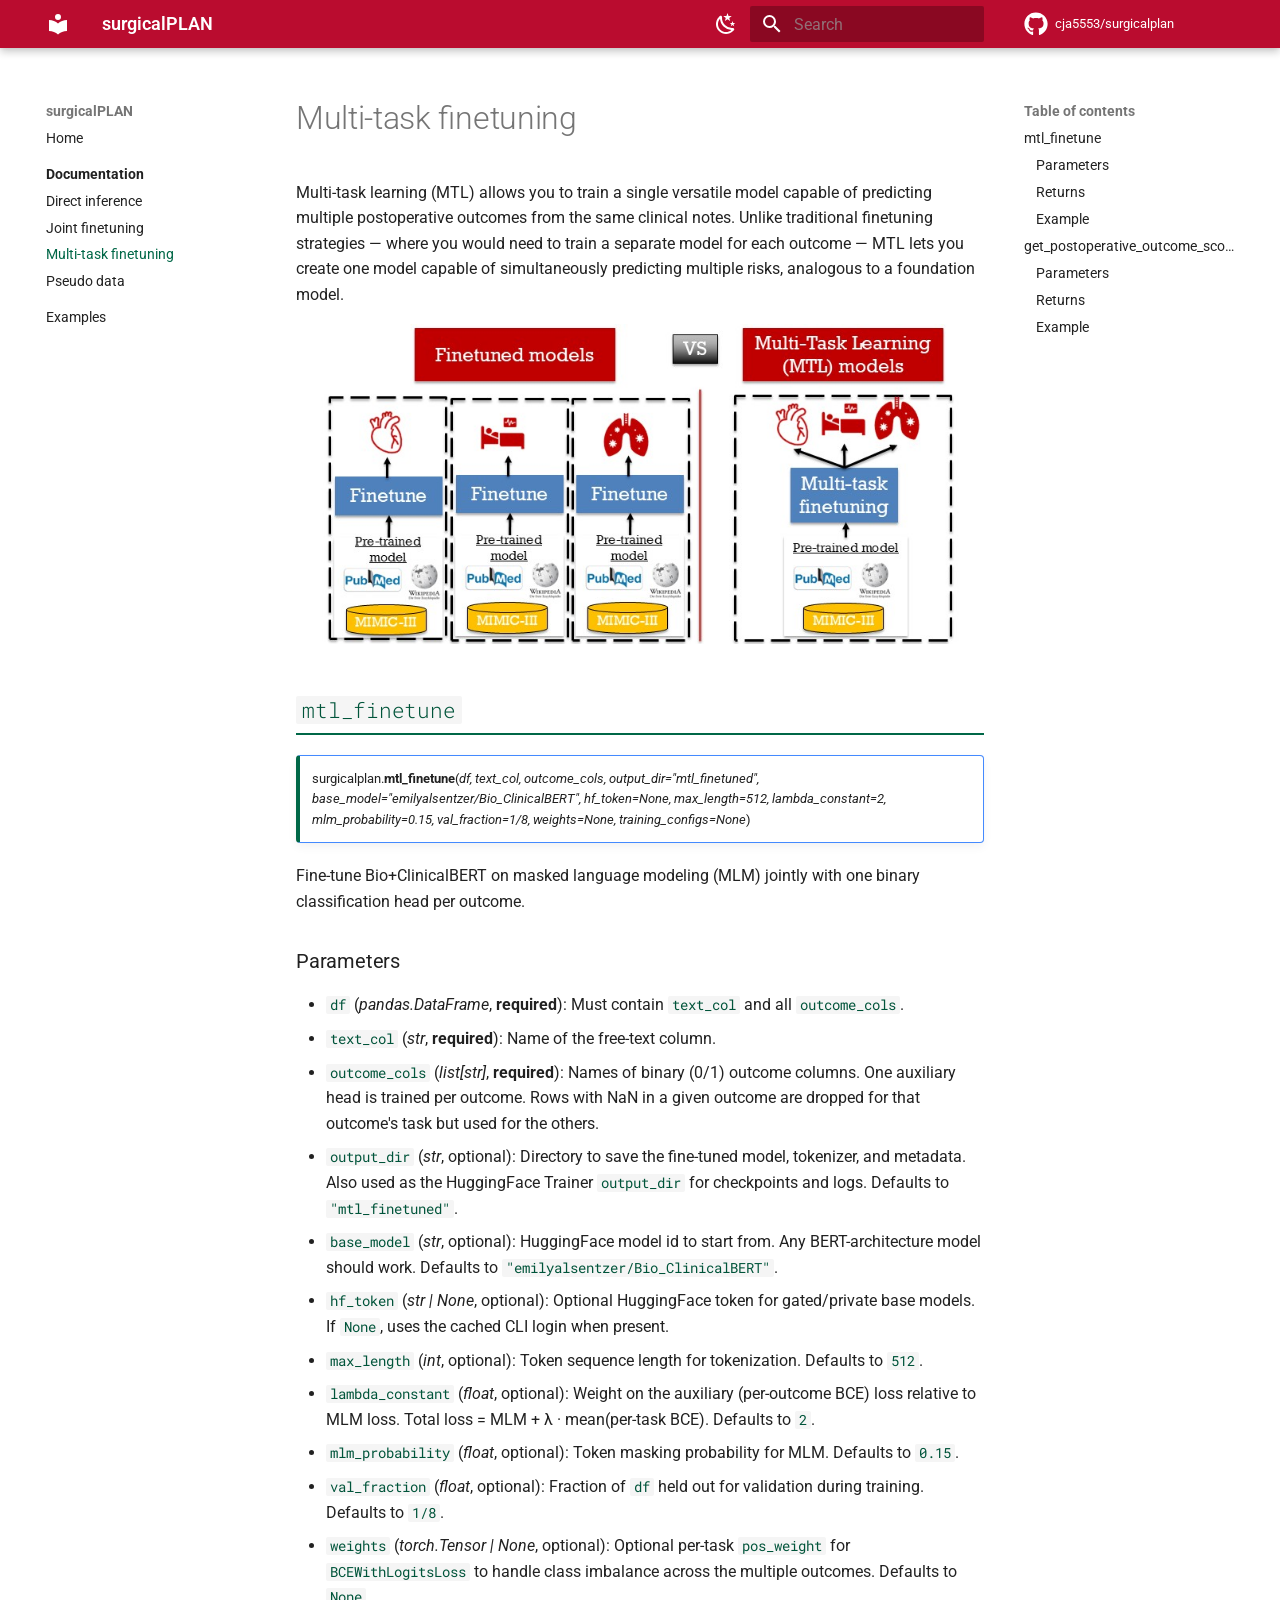
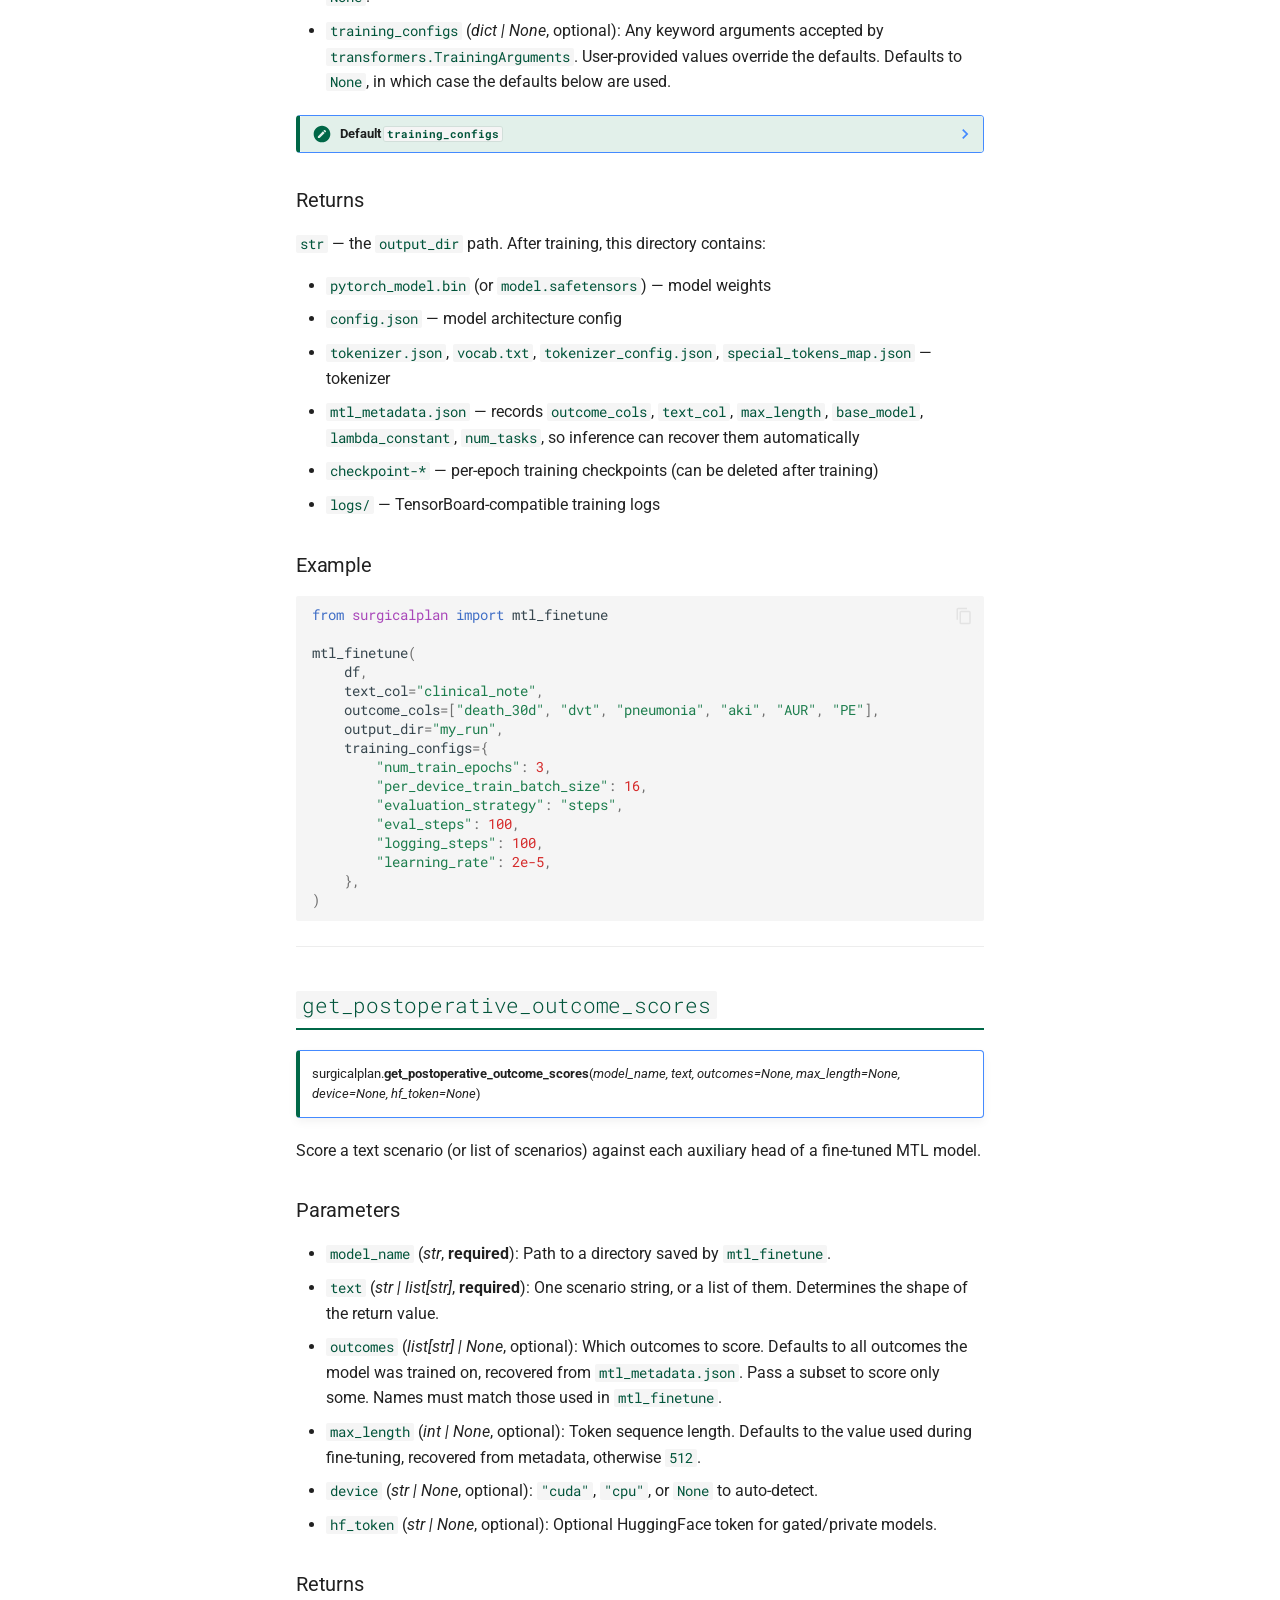
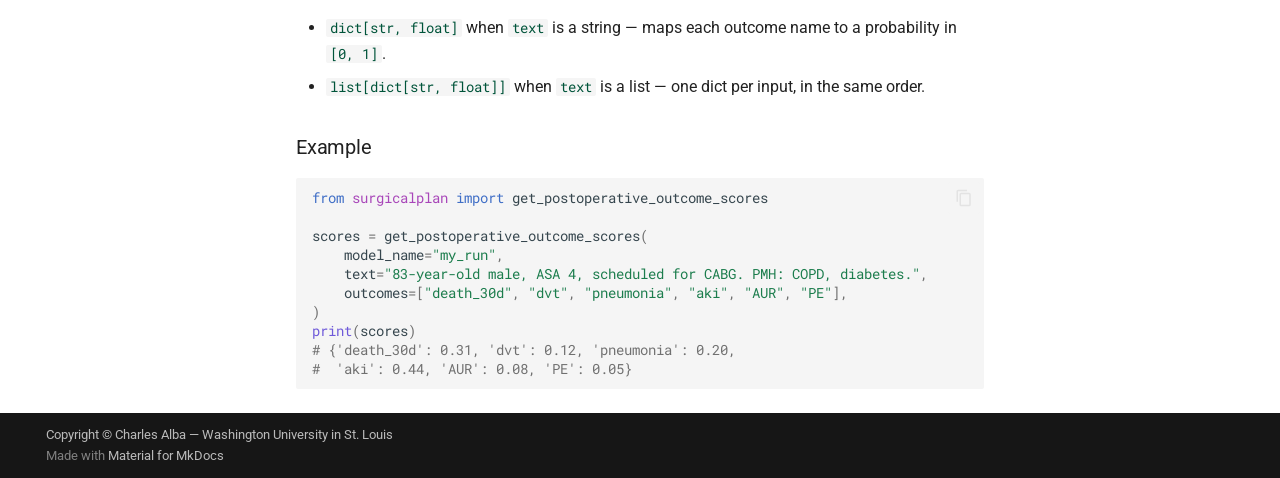
<file: documentation/multitask_finetuning/index.html>
<!doctype html>
<html lang="en" class="no-js">
  <head>
    
      <meta charset="utf-8">
      <meta name="viewport" content="width=device-width,initial-scale=1">
      
        <meta name="description" content="SurgicalPLAN (Surgical Postoperative Risk Prediction with Language Models Adapting to Clinical Notes) is a Python package for predicting postoperative risks from clinical notes using language models.">
      
      
        <meta name="author" content="Charles Alba">
      
      
      
        <link rel="prev" href="../joint_finetuning/">
      
      
        <link rel="next" href="../pseudo_data/">
      
      
        
      
      
      <link rel="icon" href="../../assets/images/favicon.png">
      <meta name="generator" content="mkdocs-1.6.1, mkdocs-material-9.7.6">
    
    
      
        <title>Multi-task finetuning - surgicalPLAN</title>
      
    
    
      <link rel="stylesheet" href="../../assets/stylesheets/main.484c7ddc.min.css">
      
        
        <link rel="stylesheet" href="../../assets/stylesheets/palette.ab4e12ef.min.css">
      
      


    
    
      
    
    
      
        
        
        <link rel="preconnect" href="https://fonts.gstatic.com" crossorigin>
        <link rel="stylesheet" href="https://fonts.googleapis.com/css?family=Roboto:300,300i,400,400i,700,700i%7CRoboto+Mono:400,400i,700,700i&display=fallback">
        <style>:root{--md-text-font:"Roboto";--md-code-font:"Roboto Mono"}</style>
      
    
    
      <link rel="stylesheet" href="../../stylesheets/extra.css">
    
    <script>__md_scope=new URL("../..",location),__md_hash=e=>[...e].reduce(((e,_)=>(e<<5)-e+_.charCodeAt(0)),0),__md_get=(e,_=localStorage,t=__md_scope)=>JSON.parse(_.getItem(t.pathname+"."+e)),__md_set=(e,_,t=localStorage,a=__md_scope)=>{try{t.setItem(a.pathname+"."+e,JSON.stringify(_))}catch(e){}}</script>
    
      

    
    
  </head>
  
  
    
    
      
    
    
    
    
    <body dir="ltr" data-md-color-scheme="default" data-md-color-primary="custom" data-md-color-accent="custom">
  
    
    <input class="md-toggle" data-md-toggle="drawer" type="checkbox" id="__drawer" autocomplete="off">
    <input class="md-toggle" data-md-toggle="search" type="checkbox" id="__search" autocomplete="off">
    <label class="md-overlay" for="__drawer"></label>
    <div data-md-component="skip">
      
        
        <a href="#multi-task-finetuning" class="md-skip">
          Skip to content
        </a>
      
    </div>
    <div data-md-component="announce">
      
    </div>
    
    
      

  

<header class="md-header md-header--shadow" data-md-component="header">
  <nav class="md-header__inner md-grid" aria-label="Header">
    <a href="../.." title="surgicalPLAN" class="md-header__button md-logo" aria-label="surgicalPLAN" data-md-component="logo">
      
  
  <svg xmlns="http://www.w3.org/2000/svg" viewBox="0 0 24 24"><path d="M12 8a3 3 0 0 0 3-3 3 3 0 0 0-3-3 3 3 0 0 0-3 3 3 3 0 0 0 3 3m0 3.54C9.64 9.35 6.5 8 3 8v11c3.5 0 6.64 1.35 9 3.54 2.36-2.19 5.5-3.54 9-3.54V8c-3.5 0-6.64 1.35-9 3.54"/></svg>

    </a>
    <label class="md-header__button md-icon" for="__drawer">
      
      <svg xmlns="http://www.w3.org/2000/svg" viewBox="0 0 24 24"><path d="M3 6h18v2H3zm0 5h18v2H3zm0 5h18v2H3z"/></svg>
    </label>
    <div class="md-header__title" data-md-component="header-title">
      <div class="md-header__ellipsis">
        <div class="md-header__topic">
          <span class="md-ellipsis">
            surgicalPLAN
          </span>
        </div>
        <div class="md-header__topic" data-md-component="header-topic">
          <span class="md-ellipsis">
            
              Multi-task finetuning
            
          </span>
        </div>
      </div>
    </div>
    
      
        <form class="md-header__option" data-md-component="palette">
  
    
    
    
    <input class="md-option" data-md-color-media="(prefers-color-scheme: light)" data-md-color-scheme="default" data-md-color-primary="custom" data-md-color-accent="custom"  aria-label="Switch to dark mode"  type="radio" name="__palette" id="__palette_0">
    
      <label class="md-header__button md-icon" title="Switch to dark mode" for="__palette_1" hidden>
        <svg xmlns="http://www.w3.org/2000/svg" viewBox="0 0 24 24"><path d="m17.75 4.09-2.53 1.94.91 3.06-2.63-1.81-2.63 1.81.91-3.06-2.53-1.94L12.44 4l1.06-3 1.06 3zm3.5 6.91-1.64 1.25.59 1.98-1.7-1.17-1.7 1.17.59-1.98L15.75 11l2.06-.05L18.5 9l.69 1.95zm-2.28 4.95c.83-.08 1.72 1.1 1.19 1.85-.32.45-.66.87-1.08 1.27C15.17 23 8.84 23 4.94 19.07c-3.91-3.9-3.91-10.24 0-14.14.4-.4.82-.76 1.27-1.08.75-.53 1.93.36 1.85 1.19-.27 2.86.69 5.83 2.89 8.02a9.96 9.96 0 0 0 8.02 2.89m-1.64 2.02a12.08 12.08 0 0 1-7.8-3.47c-2.17-2.19-3.33-5-3.49-7.82-2.81 3.14-2.7 7.96.31 10.98 3.02 3.01 7.84 3.12 10.98.31"/></svg>
      </label>
    
  
    
    
    
    <input class="md-option" data-md-color-media="(prefers-color-scheme: dark)" data-md-color-scheme="slate" data-md-color-primary="custom" data-md-color-accent="custom"  aria-label="Switch to light mode"  type="radio" name="__palette" id="__palette_1">
    
      <label class="md-header__button md-icon" title="Switch to light mode" for="__palette_0" hidden>
        <svg xmlns="http://www.w3.org/2000/svg" viewBox="0 0 24 24"><path d="M12 7a5 5 0 0 1 5 5 5 5 0 0 1-5 5 5 5 0 0 1-5-5 5 5 0 0 1 5-5m0 2a3 3 0 0 0-3 3 3 3 0 0 0 3 3 3 3 0 0 0 3-3 3 3 0 0 0-3-3m0-7 2.39 3.42C13.65 5.15 12.84 5 12 5s-1.65.15-2.39.42zM3.34 7l4.16-.35A7.2 7.2 0 0 0 5.94 8.5c-.44.74-.69 1.5-.83 2.29zm.02 10 1.76-3.77a7.131 7.131 0 0 0 2.38 4.14zM20.65 7l-1.77 3.79a7.02 7.02 0 0 0-2.38-4.15zm-.01 10-4.14.36c.59-.51 1.12-1.14 1.54-1.86.42-.73.69-1.5.83-2.29zM12 22l-2.41-3.44c.74.27 1.55.44 2.41.44.82 0 1.63-.17 2.37-.44z"/></svg>
      </label>
    
  
</form>
      
    
    
      <script>var palette=__md_get("__palette");if(palette&&palette.color){if("(prefers-color-scheme)"===palette.color.media){var media=matchMedia("(prefers-color-scheme: light)"),input=document.querySelector(media.matches?"[data-md-color-media='(prefers-color-scheme: light)']":"[data-md-color-media='(prefers-color-scheme: dark)']");palette.color.media=input.getAttribute("data-md-color-media"),palette.color.scheme=input.getAttribute("data-md-color-scheme"),palette.color.primary=input.getAttribute("data-md-color-primary"),palette.color.accent=input.getAttribute("data-md-color-accent")}for(var[key,value]of Object.entries(palette.color))document.body.setAttribute("data-md-color-"+key,value)}</script>
    
    
    
      
      
        <label class="md-header__button md-icon" for="__search">
          
          <svg xmlns="http://www.w3.org/2000/svg" viewBox="0 0 24 24"><path d="M9.5 3A6.5 6.5 0 0 1 16 9.5c0 1.61-.59 3.09-1.56 4.23l.27.27h.79l5 5-1.5 1.5-5-5v-.79l-.27-.27A6.52 6.52 0 0 1 9.5 16 6.5 6.5 0 0 1 3 9.5 6.5 6.5 0 0 1 9.5 3m0 2C7 5 5 7 5 9.5S7 14 9.5 14 14 12 14 9.5 12 5 9.5 5"/></svg>
        </label>
        <div class="md-search" data-md-component="search" role="dialog">
  <label class="md-search__overlay" for="__search"></label>
  <div class="md-search__inner" role="search">
    <form class="md-search__form" name="search">
      <input type="text" class="md-search__input" name="query" aria-label="Search" placeholder="Search" autocapitalize="off" autocorrect="off" autocomplete="off" spellcheck="false" data-md-component="search-query" required>
      <label class="md-search__icon md-icon" for="__search">
        
        <svg xmlns="http://www.w3.org/2000/svg" viewBox="0 0 24 24"><path d="M9.5 3A6.5 6.5 0 0 1 16 9.5c0 1.61-.59 3.09-1.56 4.23l.27.27h.79l5 5-1.5 1.5-5-5v-.79l-.27-.27A6.52 6.52 0 0 1 9.5 16 6.5 6.5 0 0 1 3 9.5 6.5 6.5 0 0 1 9.5 3m0 2C7 5 5 7 5 9.5S7 14 9.5 14 14 12 14 9.5 12 5 9.5 5"/></svg>
        
        <svg xmlns="http://www.w3.org/2000/svg" viewBox="0 0 24 24"><path d="M20 11v2H8l5.5 5.5-1.42 1.42L4.16 12l7.92-7.92L13.5 5.5 8 11z"/></svg>
      </label>
      <nav class="md-search__options" aria-label="Search">
        
        <button type="reset" class="md-search__icon md-icon" title="Clear" aria-label="Clear" tabindex="-1">
          
          <svg xmlns="http://www.w3.org/2000/svg" viewBox="0 0 24 24"><path d="M19 6.41 17.59 5 12 10.59 6.41 5 5 6.41 10.59 12 5 17.59 6.41 19 12 13.41 17.59 19 19 17.59 13.41 12z"/></svg>
        </button>
      </nav>
      
        <div class="md-search__suggest" data-md-component="search-suggest"></div>
      
    </form>
    <div class="md-search__output">
      <div class="md-search__scrollwrap" tabindex="0" data-md-scrollfix>
        <div class="md-search-result" data-md-component="search-result">
          <div class="md-search-result__meta">
            Initializing search
          </div>
          <ol class="md-search-result__list" role="presentation"></ol>
        </div>
      </div>
    </div>
  </div>
</div>
      
    
    
      <div class="md-header__source">
        <a href="https://github.com/cja5553/ACS_demo_postoperative_risk_prediction_with_clinical_notes" title="Go to repository" class="md-source" data-md-component="source">
  <div class="md-source__icon md-icon">
    
    <svg xmlns="http://www.w3.org/2000/svg" viewBox="0 0 512 512"><!--! Font Awesome Free 7.1.0 by @fontawesome - https://fontawesome.com License - https://fontawesome.com/license/free (Icons: CC BY 4.0, Fonts: SIL OFL 1.1, Code: MIT License) Copyright 2025 Fonticons, Inc.--><path d="M173.9 397.4c0 2-2.3 3.6-5.2 3.6-3.3.3-5.6-1.3-5.6-3.6 0-2 2.3-3.6 5.2-3.6 3-.3 5.6 1.3 5.6 3.6m-31.1-4.5c-.7 2 1.3 4.3 4.3 4.9 2.6 1 5.6 0 6.2-2s-1.3-4.3-4.3-5.2c-2.6-.7-5.5.3-6.2 2.3m44.2-1.7c-2.9.7-4.9 2.6-4.6 4.9.3 2 2.9 3.3 5.9 2.6 2.9-.7 4.9-2.6 4.6-4.6-.3-1.9-3-3.2-5.9-2.9M252.8 8C114.1 8 8 113.3 8 252c0 110.9 69.8 205.8 169.5 239.2 12.8 2.3 17.3-5.6 17.3-12.1 0-6.2-.3-40.4-.3-61.4 0 0-70 15-84.7-29.8 0 0-11.4-29.1-27.8-36.6 0 0-22.9-15.7 1.6-15.4 0 0 24.9 2 38.6 25.8 21.9 38.6 58.6 27.5 72.9 20.9 2.3-16 8.8-27.1 16-33.7-55.9-6.2-112.3-14.3-112.3-110.5 0-27.5 7.6-41.3 23.6-58.9-2.6-6.5-11.1-33.3 2.6-67.9 20.9-6.5 69 27 69 27 20-5.6 41.5-8.5 62.8-8.5s42.8 2.9 62.8 8.5c0 0 48.1-33.6 69-27 13.7 34.7 5.2 61.4 2.6 67.9 16 17.7 25.8 31.5 25.8 58.9 0 96.5-58.9 104.2-114.8 110.5 9.2 7.9 17 22.9 17 46.4 0 33.7-.3 75.4-.3 83.6 0 6.5 4.6 14.4 17.3 12.1C436.2 457.8 504 362.9 504 252 504 113.3 391.5 8 252.8 8M105.2 352.9c-1.3 1-1 3.3.7 5.2 1.6 1.6 3.9 2.3 5.2 1 1.3-1 1-3.3-.7-5.2-1.6-1.6-3.9-2.3-5.2-1m-10.8-8.1c-.7 1.3.3 2.9 2.3 3.9 1.6 1 3.6.7 4.3-.7.7-1.3-.3-2.9-2.3-3.9-2-.6-3.6-.3-4.3.7m32.4 35.6c-1.6 1.3-1 4.3 1.3 6.2 2.3 2.3 5.2 2.6 6.5 1 1.3-1.3.7-4.3-1.3-6.2-2.2-2.3-5.2-2.6-6.5-1m-11.4-14.7c-1.6 1-1.6 3.6 0 5.9s4.3 3.3 5.6 2.3c1.6-1.3 1.6-3.9 0-6.2-1.4-2.3-4-3.3-5.6-2"/></svg>
  </div>
  <div class="md-source__repository">
    cja5553/surgicalplan
  </div>
</a>
      </div>
    
  </nav>
  
</header>
    
    <div class="md-container" data-md-component="container">
      
      
        
          
        
      
      <main class="md-main" data-md-component="main">
        <div class="md-main__inner md-grid">
          
            
              
              <div class="md-sidebar md-sidebar--primary" data-md-component="sidebar" data-md-type="navigation" >
                <div class="md-sidebar__scrollwrap">
                  <div class="md-sidebar__inner">
                    



<nav class="md-nav md-nav--primary" aria-label="Navigation" data-md-level="0">
  <label class="md-nav__title" for="__drawer">
    <a href="../.." title="surgicalPLAN" class="md-nav__button md-logo" aria-label="surgicalPLAN" data-md-component="logo">
      
  
  <svg xmlns="http://www.w3.org/2000/svg" viewBox="0 0 24 24"><path d="M12 8a3 3 0 0 0 3-3 3 3 0 0 0-3-3 3 3 0 0 0-3 3 3 3 0 0 0 3 3m0 3.54C9.64 9.35 6.5 8 3 8v11c3.5 0 6.64 1.35 9 3.54 2.36-2.19 5.5-3.54 9-3.54V8c-3.5 0-6.64 1.35-9 3.54"/></svg>

    </a>
    surgicalPLAN
  </label>
  
    <div class="md-nav__source">
      <a href="https://github.com/cja5553/ACS_demo_postoperative_risk_prediction_with_clinical_notes" title="Go to repository" class="md-source" data-md-component="source">
  <div class="md-source__icon md-icon">
    
    <svg xmlns="http://www.w3.org/2000/svg" viewBox="0 0 512 512"><!--! Font Awesome Free 7.1.0 by @fontawesome - https://fontawesome.com License - https://fontawesome.com/license/free (Icons: CC BY 4.0, Fonts: SIL OFL 1.1, Code: MIT License) Copyright 2025 Fonticons, Inc.--><path d="M173.9 397.4c0 2-2.3 3.6-5.2 3.6-3.3.3-5.6-1.3-5.6-3.6 0-2 2.3-3.6 5.2-3.6 3-.3 5.6 1.3 5.6 3.6m-31.1-4.5c-.7 2 1.3 4.3 4.3 4.9 2.6 1 5.6 0 6.2-2s-1.3-4.3-4.3-5.2c-2.6-.7-5.5.3-6.2 2.3m44.2-1.7c-2.9.7-4.9 2.6-4.6 4.9.3 2 2.9 3.3 5.9 2.6 2.9-.7 4.9-2.6 4.6-4.6-.3-1.9-3-3.2-5.9-2.9M252.8 8C114.1 8 8 113.3 8 252c0 110.9 69.8 205.8 169.5 239.2 12.8 2.3 17.3-5.6 17.3-12.1 0-6.2-.3-40.4-.3-61.4 0 0-70 15-84.7-29.8 0 0-11.4-29.1-27.8-36.6 0 0-22.9-15.7 1.6-15.4 0 0 24.9 2 38.6 25.8 21.9 38.6 58.6 27.5 72.9 20.9 2.3-16 8.8-27.1 16-33.7-55.9-6.2-112.3-14.3-112.3-110.5 0-27.5 7.6-41.3 23.6-58.9-2.6-6.5-11.1-33.3 2.6-67.9 20.9-6.5 69 27 69 27 20-5.6 41.5-8.5 62.8-8.5s42.8 2.9 62.8 8.5c0 0 48.1-33.6 69-27 13.7 34.7 5.2 61.4 2.6 67.9 16 17.7 25.8 31.5 25.8 58.9 0 96.5-58.9 104.2-114.8 110.5 9.2 7.9 17 22.9 17 46.4 0 33.7-.3 75.4-.3 83.6 0 6.5 4.6 14.4 17.3 12.1C436.2 457.8 504 362.9 504 252 504 113.3 391.5 8 252.8 8M105.2 352.9c-1.3 1-1 3.3.7 5.2 1.6 1.6 3.9 2.3 5.2 1 1.3-1 1-3.3-.7-5.2-1.6-1.6-3.9-2.3-5.2-1m-10.8-8.1c-.7 1.3.3 2.9 2.3 3.9 1.6 1 3.6.7 4.3-.7.7-1.3-.3-2.9-2.3-3.9-2-.6-3.6-.3-4.3.7m32.4 35.6c-1.6 1.3-1 4.3 1.3 6.2 2.3 2.3 5.2 2.6 6.5 1 1.3-1.3.7-4.3-1.3-6.2-2.2-2.3-5.2-2.6-6.5-1m-11.4-14.7c-1.6 1-1.6 3.6 0 5.9s4.3 3.3 5.6 2.3c1.6-1.3 1.6-3.9 0-6.2-1.4-2.3-4-3.3-5.6-2"/></svg>
  </div>
  <div class="md-source__repository">
    cja5553/surgicalplan
  </div>
</a>
    </div>
  
  <ul class="md-nav__list" data-md-scrollfix>
    
      
      
  
  
  
  
    <li class="md-nav__item">
      <a href="../.." class="md-nav__link">
        
  
  
  <span class="md-ellipsis">
    
  
    Home
  

    
  </span>
  
  

      </a>
    </li>
  

    
      
      
  
  
    
  
  
  
    
    
      
        
          
        
      
        
      
        
      
        
      
        
      
    
    
    
      
        
        
      
    
    
    <li class="md-nav__item md-nav__item--active md-nav__item--section md-nav__item--nested">
      
        
        
        <input class="md-nav__toggle md-toggle " type="checkbox" id="__nav_2" checked>
        
          
          <div class="md-nav__link md-nav__container">
            <a href="../" class="md-nav__link ">
              
  
  
  <span class="md-ellipsis">
    
  
    Documentation
  

    
  </span>
  
  

            </a>
            
              
              <label class="md-nav__link " for="__nav_2" id="__nav_2_label" tabindex="">
                <span class="md-nav__icon md-icon"></span>
              </label>
            
          </div>
        
        <nav class="md-nav" data-md-level="1" aria-labelledby="__nav_2_label" aria-expanded="true">
          <label class="md-nav__title" for="__nav_2">
            <span class="md-nav__icon md-icon"></span>
            
  
    Documentation
  

          </label>
          <ul class="md-nav__list" data-md-scrollfix>
            
              
            
              
                
  
  
  
  
    <li class="md-nav__item">
      <a href="../direct_inference/" class="md-nav__link">
        
  
  
  <span class="md-ellipsis">
    
  
    Direct inference
  

    
  </span>
  
  

      </a>
    </li>
  

              
            
              
                
  
  
  
  
    <li class="md-nav__item">
      <a href="../joint_finetuning/" class="md-nav__link">
        
  
  
  <span class="md-ellipsis">
    
  
    Joint finetuning
  

    
  </span>
  
  

      </a>
    </li>
  

              
            
              
                
  
  
    
  
  
  
    <li class="md-nav__item md-nav__item--active">
      
      <input class="md-nav__toggle md-toggle" type="checkbox" id="__toc">
      
      
        
      
      
        <label class="md-nav__link md-nav__link--active" for="__toc">
          
  
  
  <span class="md-ellipsis">
    
  
    Multi-task finetuning
  

    
  </span>
  
  

          <span class="md-nav__icon md-icon"></span>
        </label>
      
      <a href="./" class="md-nav__link md-nav__link--active">
        
  
  
  <span class="md-ellipsis">
    
  
    Multi-task finetuning
  

    
  </span>
  
  

      </a>
      
        

<nav class="md-nav md-nav--secondary" aria-label="Table of contents">
  
  
  
    
  
  
    <label class="md-nav__title" for="__toc">
      <span class="md-nav__icon md-icon"></span>
      Table of contents
    </label>
    <ul class="md-nav__list" data-md-component="toc" data-md-scrollfix>
      
        <li class="md-nav__item">
  <a href="#mtl_finetune" class="md-nav__link">
    <span class="md-ellipsis">
      
        mtl_finetune
      
    </span>
  </a>
  
    <nav class="md-nav" aria-label="mtl_finetune">
      <ul class="md-nav__list">
        
          <li class="md-nav__item">
  <a href="#parameters" class="md-nav__link">
    <span class="md-ellipsis">
      
        Parameters
      
    </span>
  </a>
  
</li>
        
          <li class="md-nav__item">
  <a href="#returns" class="md-nav__link">
    <span class="md-ellipsis">
      
        Returns
      
    </span>
  </a>
  
</li>
        
          <li class="md-nav__item">
  <a href="#example" class="md-nav__link">
    <span class="md-ellipsis">
      
        Example
      
    </span>
  </a>
  
</li>
        
      </ul>
    </nav>
  
</li>
      
        <li class="md-nav__item">
  <a href="#get_postoperative_outcome_scores" class="md-nav__link">
    <span class="md-ellipsis">
      
        get_postoperative_outcome_scores
      
    </span>
  </a>
  
    <nav class="md-nav" aria-label="get_postoperative_outcome_scores">
      <ul class="md-nav__list">
        
          <li class="md-nav__item">
  <a href="#parameters_1" class="md-nav__link">
    <span class="md-ellipsis">
      
        Parameters
      
    </span>
  </a>
  
</li>
        
          <li class="md-nav__item">
  <a href="#returns_1" class="md-nav__link">
    <span class="md-ellipsis">
      
        Returns
      
    </span>
  </a>
  
</li>
        
          <li class="md-nav__item">
  <a href="#example_1" class="md-nav__link">
    <span class="md-ellipsis">
      
        Example
      
    </span>
  </a>
  
</li>
        
      </ul>
    </nav>
  
</li>
      
    </ul>
  
</nav>
      
    </li>
  

              
            
              
                
  
  
  
  
    <li class="md-nav__item">
      <a href="../pseudo_data/" class="md-nav__link">
        
  
  
  <span class="md-ellipsis">
    
  
    Pseudo data
  

    
  </span>
  
  

      </a>
    </li>
  

              
            
          </ul>
        </nav>
      
    </li>
  

    
      
      
  
  
  
  
    <li class="md-nav__item">
      <a href="../../examples/" class="md-nav__link">
        
  
  
  <span class="md-ellipsis">
    
  
    Examples
  

    
  </span>
  
  

      </a>
    </li>
  

    
  </ul>
</nav>
                  </div>
                </div>
              </div>
            
            
              
              <div class="md-sidebar md-sidebar--secondary" data-md-component="sidebar" data-md-type="toc" >
                <div class="md-sidebar__scrollwrap">
                  <div class="md-sidebar__inner">
                    

<nav class="md-nav md-nav--secondary" aria-label="Table of contents">
  
  
  
    
  
  
    <label class="md-nav__title" for="__toc">
      <span class="md-nav__icon md-icon"></span>
      Table of contents
    </label>
    <ul class="md-nav__list" data-md-component="toc" data-md-scrollfix>
      
        <li class="md-nav__item">
  <a href="#mtl_finetune" class="md-nav__link">
    <span class="md-ellipsis">
      
        mtl_finetune
      
    </span>
  </a>
  
    <nav class="md-nav" aria-label="mtl_finetune">
      <ul class="md-nav__list">
        
          <li class="md-nav__item">
  <a href="#parameters" class="md-nav__link">
    <span class="md-ellipsis">
      
        Parameters
      
    </span>
  </a>
  
</li>
        
          <li class="md-nav__item">
  <a href="#returns" class="md-nav__link">
    <span class="md-ellipsis">
      
        Returns
      
    </span>
  </a>
  
</li>
        
          <li class="md-nav__item">
  <a href="#example" class="md-nav__link">
    <span class="md-ellipsis">
      
        Example
      
    </span>
  </a>
  
</li>
        
      </ul>
    </nav>
  
</li>
      
        <li class="md-nav__item">
  <a href="#get_postoperative_outcome_scores" class="md-nav__link">
    <span class="md-ellipsis">
      
        get_postoperative_outcome_scores
      
    </span>
  </a>
  
    <nav class="md-nav" aria-label="get_postoperative_outcome_scores">
      <ul class="md-nav__list">
        
          <li class="md-nav__item">
  <a href="#parameters_1" class="md-nav__link">
    <span class="md-ellipsis">
      
        Parameters
      
    </span>
  </a>
  
</li>
        
          <li class="md-nav__item">
  <a href="#returns_1" class="md-nav__link">
    <span class="md-ellipsis">
      
        Returns
      
    </span>
  </a>
  
</li>
        
          <li class="md-nav__item">
  <a href="#example_1" class="md-nav__link">
    <span class="md-ellipsis">
      
        Example
      
    </span>
  </a>
  
</li>
        
      </ul>
    </nav>
  
</li>
      
    </ul>
  
</nav>
                  </div>
                </div>
              </div>
            
          
          
            <div class="md-content" data-md-component="content">
              
              <article class="md-content__inner md-typeset">
                
                  


  
  


<h1 id="multi-task-finetuning">Multi-task finetuning<a class="headerlink" href="#multi-task-finetuning" title="Permanent link">&para;</a></h1>
<p>Multi-task learning (MTL) allows you to train a single versatile model capable of predicting multiple postoperative outcomes from the same clinical notes. Unlike traditional finetuning strategies — where you would need to train a separate model for each outcome — MTL lets you create one model capable of simultaneously predicting multiple risks, analogous to a foundation model.</p>
<p><img alt="Multi-task learning illustration" src="../../img/MTL_illustration.jpg" /></p>
<h2 id="mtl_finetune"><code>mtl_finetune</code><a class="headerlink" href="#mtl_finetune" title="Permanent link">&para;</a></h2>
<div class="admonition note">
<p>surgicalplan.<strong>mtl_finetune</strong>(<em>df, text_col, outcome_cols, output_dir="mtl_finetuned", base_model="emilyalsentzer/Bio_ClinicalBERT", hf_token=None, max_length=512, lambda_constant=2, mlm_probability=0.15, val_fraction=1/8, weights=None, training_configs=None</em>)</p>
</div>
<p>Fine-tune Bio+ClinicalBERT on masked language modeling (MLM) jointly with one binary classification head per outcome.</p>
<h3 id="parameters">Parameters<a class="headerlink" href="#parameters" title="Permanent link">&para;</a></h3>
<ul>
<li><code>df</code> (<em>pandas.DataFrame</em>, <strong>required</strong>): Must contain <code>text_col</code> and all <code>outcome_cols</code>.</li>
<li><code>text_col</code> (<em>str</em>, <strong>required</strong>): Name of the free-text column.</li>
<li><code>outcome_cols</code> (<em>list[str]</em>, <strong>required</strong>): Names of binary (0/1) outcome columns. One auxiliary head is trained per outcome. Rows with NaN in a given outcome are dropped for that outcome's task but used for the others.</li>
<li><code>output_dir</code> (<em>str</em>, optional): Directory to save the fine-tuned model, tokenizer, and metadata. Also used as the HuggingFace Trainer <code>output_dir</code> for checkpoints and logs. Defaults to <code>"mtl_finetuned"</code>.</li>
<li><code>base_model</code> (<em>str</em>, optional): HuggingFace model id to start from. Any BERT-architecture model should work. Defaults to <code>"emilyalsentzer/Bio_ClinicalBERT"</code>.</li>
<li><code>hf_token</code> (<em>str | None</em>, optional): Optional HuggingFace token for gated/private base models. If <code>None</code>, uses the cached CLI login when present.</li>
<li><code>max_length</code> (<em>int</em>, optional): Token sequence length for tokenization. Defaults to <code>512</code>.</li>
<li><code>lambda_constant</code> (<em>float</em>, optional): Weight on the auxiliary (per-outcome BCE) loss relative to MLM loss. Total loss = MLM + λ · mean(per-task BCE). Defaults to <code>2</code>.</li>
<li><code>mlm_probability</code> (<em>float</em>, optional): Token masking probability for MLM. Defaults to <code>0.15</code>.</li>
<li><code>val_fraction</code> (<em>float</em>, optional): Fraction of <code>df</code> held out for validation during training. Defaults to <code>1/8</code>.</li>
<li><code>weights</code> (<em>torch.Tensor | None</em>, optional): Optional per-task <code>pos_weight</code> for <code>BCEWithLogitsLoss</code> to handle class imbalance across the multiple outcomes. Defaults to <code>None</code>.</li>
<li><code>training_configs</code> (<em>dict | None</em>, optional): Any keyword arguments accepted by <code>transformers.TrainingArguments</code>. User-provided values override the defaults. Defaults to <code>None</code>, in which case the defaults below are used.</li>
</ul>
<details class="note">
<summary>Default <code>training_configs</code></summary>
<div class="highlight"><pre><span></span><code><a id="__codelineno-0-1" name="__codelineno-0-1" href="#__codelineno-0-1"></a><span class="p">{</span>
<a id="__codelineno-0-2" name="__codelineno-0-2" href="#__codelineno-0-2"></a>    <span class="s2">&quot;num_train_epochs&quot;</span><span class="p">:</span> <span class="mi">5</span><span class="p">,</span>
<a id="__codelineno-0-3" name="__codelineno-0-3" href="#__codelineno-0-3"></a>    <span class="s2">&quot;per_device_train_batch_size&quot;</span><span class="p">:</span> <span class="mi">24</span><span class="p">,</span>
<a id="__codelineno-0-4" name="__codelineno-0-4" href="#__codelineno-0-4"></a>    <span class="s2">&quot;per_device_eval_batch_size&quot;</span><span class="p">:</span> <span class="mi">24</span><span class="p">,</span>
<a id="__codelineno-0-5" name="__codelineno-0-5" href="#__codelineno-0-5"></a>    <span class="s2">&quot;learning_rate&quot;</span><span class="p">:</span> <span class="mf">1e-5</span><span class="p">,</span>
<a id="__codelineno-0-6" name="__codelineno-0-6" href="#__codelineno-0-6"></a>    <span class="s2">&quot;warmup_ratio&quot;</span><span class="p">:</span> <span class="mf">0.06</span><span class="p">,</span>
<a id="__codelineno-0-7" name="__codelineno-0-7" href="#__codelineno-0-7"></a>    <span class="s2">&quot;weight_decay&quot;</span><span class="p">:</span> <span class="mf">1e-3</span><span class="p">,</span>
<a id="__codelineno-0-8" name="__codelineno-0-8" href="#__codelineno-0-8"></a>    <span class="s2">&quot;logging_steps&quot;</span><span class="p">:</span> <span class="mi">1000</span><span class="p">,</span>
<a id="__codelineno-0-9" name="__codelineno-0-9" href="#__codelineno-0-9"></a>    <span class="s2">&quot;save_strategy&quot;</span><span class="p">:</span> <span class="s2">&quot;epoch&quot;</span><span class="p">,</span>
<a id="__codelineno-0-10" name="__codelineno-0-10" href="#__codelineno-0-10"></a>    <span class="s2">&quot;seed&quot;</span><span class="p">:</span> <span class="mi">42</span><span class="p">,</span>
<a id="__codelineno-0-11" name="__codelineno-0-11" href="#__codelineno-0-11"></a>    <span class="s2">&quot;report_to&quot;</span><span class="p">:</span> <span class="s2">&quot;none&quot;</span><span class="p">,</span>
<a id="__codelineno-0-12" name="__codelineno-0-12" href="#__codelineno-0-12"></a><span class="p">}</span>
</code></pre></div>
</details>
<h3 id="returns">Returns<a class="headerlink" href="#returns" title="Permanent link">&para;</a></h3>
<p><code>str</code> — the <code>output_dir</code> path. After training, this directory contains:</p>
<ul>
<li><code>pytorch_model.bin</code> (or <code>model.safetensors</code>) — model weights</li>
<li><code>config.json</code> — model architecture config</li>
<li><code>tokenizer.json</code>, <code>vocab.txt</code>, <code>tokenizer_config.json</code>, <code>special_tokens_map.json</code> — tokenizer</li>
<li><code>mtl_metadata.json</code> — records <code>outcome_cols</code>, <code>text_col</code>, <code>max_length</code>, <code>base_model</code>, <code>lambda_constant</code>, <code>num_tasks</code>, so inference can recover them automatically</li>
<li><code>checkpoint-*</code> — per-epoch training checkpoints (can be deleted after training)</li>
<li><code>logs/</code> — TensorBoard-compatible training logs</li>
</ul>
<h3 id="example">Example<a class="headerlink" href="#example" title="Permanent link">&para;</a></h3>
<div class="highlight"><pre><span></span><code><a id="__codelineno-1-1" name="__codelineno-1-1" href="#__codelineno-1-1"></a><span class="kn">from</span><span class="w"> </span><span class="nn">surgicalplan</span><span class="w"> </span><span class="kn">import</span> <span class="n">mtl_finetune</span>
<a id="__codelineno-1-2" name="__codelineno-1-2" href="#__codelineno-1-2"></a>
<a id="__codelineno-1-3" name="__codelineno-1-3" href="#__codelineno-1-3"></a><span class="n">mtl_finetune</span><span class="p">(</span>
<a id="__codelineno-1-4" name="__codelineno-1-4" href="#__codelineno-1-4"></a>    <span class="n">df</span><span class="p">,</span>
<a id="__codelineno-1-5" name="__codelineno-1-5" href="#__codelineno-1-5"></a>    <span class="n">text_col</span><span class="o">=</span><span class="s2">&quot;clinical_note&quot;</span><span class="p">,</span>
<a id="__codelineno-1-6" name="__codelineno-1-6" href="#__codelineno-1-6"></a>    <span class="n">outcome_cols</span><span class="o">=</span><span class="p">[</span><span class="s2">&quot;death_30d&quot;</span><span class="p">,</span> <span class="s2">&quot;dvt&quot;</span><span class="p">,</span> <span class="s2">&quot;pneumonia&quot;</span><span class="p">,</span> <span class="s2">&quot;aki&quot;</span><span class="p">,</span> <span class="s2">&quot;AUR&quot;</span><span class="p">,</span> <span class="s2">&quot;PE&quot;</span><span class="p">],</span>
<a id="__codelineno-1-7" name="__codelineno-1-7" href="#__codelineno-1-7"></a>    <span class="n">output_dir</span><span class="o">=</span><span class="s2">&quot;my_run&quot;</span><span class="p">,</span>
<a id="__codelineno-1-8" name="__codelineno-1-8" href="#__codelineno-1-8"></a>    <span class="n">training_configs</span><span class="o">=</span><span class="p">{</span>
<a id="__codelineno-1-9" name="__codelineno-1-9" href="#__codelineno-1-9"></a>        <span class="s2">&quot;num_train_epochs&quot;</span><span class="p">:</span> <span class="mi">3</span><span class="p">,</span>
<a id="__codelineno-1-10" name="__codelineno-1-10" href="#__codelineno-1-10"></a>        <span class="s2">&quot;per_device_train_batch_size&quot;</span><span class="p">:</span> <span class="mi">16</span><span class="p">,</span>
<a id="__codelineno-1-11" name="__codelineno-1-11" href="#__codelineno-1-11"></a>        <span class="s2">&quot;evaluation_strategy&quot;</span><span class="p">:</span> <span class="s2">&quot;steps&quot;</span><span class="p">,</span>
<a id="__codelineno-1-12" name="__codelineno-1-12" href="#__codelineno-1-12"></a>        <span class="s2">&quot;eval_steps&quot;</span><span class="p">:</span> <span class="mi">100</span><span class="p">,</span>
<a id="__codelineno-1-13" name="__codelineno-1-13" href="#__codelineno-1-13"></a>        <span class="s2">&quot;logging_steps&quot;</span><span class="p">:</span> <span class="mi">100</span><span class="p">,</span>
<a id="__codelineno-1-14" name="__codelineno-1-14" href="#__codelineno-1-14"></a>        <span class="s2">&quot;learning_rate&quot;</span><span class="p">:</span> <span class="mf">2e-5</span><span class="p">,</span>
<a id="__codelineno-1-15" name="__codelineno-1-15" href="#__codelineno-1-15"></a>    <span class="p">},</span>
<a id="__codelineno-1-16" name="__codelineno-1-16" href="#__codelineno-1-16"></a><span class="p">)</span>
</code></pre></div>
<hr />
<h2 id="get_postoperative_outcome_scores"><code>get_postoperative_outcome_scores</code><a class="headerlink" href="#get_postoperative_outcome_scores" title="Permanent link">&para;</a></h2>
<div class="admonition note">
<p>surgicalplan.<strong>get_postoperative_outcome_scores</strong>(<em>model_name, text, outcomes=None, max_length=None, device=None, hf_token=None</em>)</p>
</div>
<p>Score a text scenario (or list of scenarios) against each auxiliary head of a fine-tuned MTL model.</p>
<h3 id="parameters_1">Parameters<a class="headerlink" href="#parameters_1" title="Permanent link">&para;</a></h3>
<ul>
<li><code>model_name</code> (<em>str</em>, <strong>required</strong>): Path to a directory saved by <code>mtl_finetune</code>.</li>
<li><code>text</code> (<em>str | list[str]</em>, <strong>required</strong>): One scenario string, or a list of them. Determines the shape of the return value.</li>
<li><code>outcomes</code> (<em>list[str] | None</em>, optional): Which outcomes to score. Defaults to all outcomes the model was trained on, recovered from <code>mtl_metadata.json</code>. Pass a subset to score only some. Names must match those used in <code>mtl_finetune</code>.</li>
<li><code>max_length</code> (<em>int | None</em>, optional): Token sequence length. Defaults to the value used during fine-tuning, recovered from metadata, otherwise <code>512</code>.</li>
<li><code>device</code> (<em>str | None</em>, optional): <code>"cuda"</code>, <code>"cpu"</code>, or <code>None</code> to auto-detect.</li>
<li><code>hf_token</code> (<em>str | None</em>, optional): Optional HuggingFace token for gated/private models.</li>
</ul>
<h3 id="returns_1">Returns<a class="headerlink" href="#returns_1" title="Permanent link">&para;</a></h3>
<ul>
<li><code>dict[str, float]</code> when <code>text</code> is a string — maps each outcome name to a probability in <code>[0, 1]</code>.</li>
<li><code>list[dict[str, float]]</code> when <code>text</code> is a list — one dict per input, in the same order.</li>
</ul>
<h3 id="example_1">Example<a class="headerlink" href="#example_1" title="Permanent link">&para;</a></h3>
<div class="highlight"><pre><span></span><code><a id="__codelineno-2-1" name="__codelineno-2-1" href="#__codelineno-2-1"></a><span class="kn">from</span><span class="w"> </span><span class="nn">surgicalplan</span><span class="w"> </span><span class="kn">import</span> <span class="n">get_postoperative_outcome_scores</span>
<a id="__codelineno-2-2" name="__codelineno-2-2" href="#__codelineno-2-2"></a>
<a id="__codelineno-2-3" name="__codelineno-2-3" href="#__codelineno-2-3"></a><span class="n">scores</span> <span class="o">=</span> <span class="n">get_postoperative_outcome_scores</span><span class="p">(</span>
<a id="__codelineno-2-4" name="__codelineno-2-4" href="#__codelineno-2-4"></a>    <span class="n">model_name</span><span class="o">=</span><span class="s2">&quot;my_run&quot;</span><span class="p">,</span>
<a id="__codelineno-2-5" name="__codelineno-2-5" href="#__codelineno-2-5"></a>    <span class="n">text</span><span class="o">=</span><span class="s2">&quot;83-year-old male, ASA 4, scheduled for CABG. PMH: COPD, diabetes.&quot;</span><span class="p">,</span>
<a id="__codelineno-2-6" name="__codelineno-2-6" href="#__codelineno-2-6"></a>    <span class="n">outcomes</span><span class="o">=</span><span class="p">[</span><span class="s2">&quot;death_30d&quot;</span><span class="p">,</span> <span class="s2">&quot;dvt&quot;</span><span class="p">,</span> <span class="s2">&quot;pneumonia&quot;</span><span class="p">,</span> <span class="s2">&quot;aki&quot;</span><span class="p">,</span> <span class="s2">&quot;AUR&quot;</span><span class="p">,</span> <span class="s2">&quot;PE&quot;</span><span class="p">],</span>
<a id="__codelineno-2-7" name="__codelineno-2-7" href="#__codelineno-2-7"></a><span class="p">)</span>
<a id="__codelineno-2-8" name="__codelineno-2-8" href="#__codelineno-2-8"></a><span class="nb">print</span><span class="p">(</span><span class="n">scores</span><span class="p">)</span>
<a id="__codelineno-2-9" name="__codelineno-2-9" href="#__codelineno-2-9"></a><span class="c1"># {&#39;death_30d&#39;: 0.31, &#39;dvt&#39;: 0.12, &#39;pneumonia&#39;: 0.20,</span>
<a id="__codelineno-2-10" name="__codelineno-2-10" href="#__codelineno-2-10"></a><span class="c1">#  &#39;aki&#39;: 0.44, &#39;AUR&#39;: 0.08, &#39;PE&#39;: 0.05}</span>
</code></pre></div>












                
              </article>
            </div>
          
          
<script>var target=document.getElementById(location.hash.slice(1));target&&target.name&&(target.checked=target.name.startsWith("__tabbed_"))</script>
        </div>
        
          <button type="button" class="md-top md-icon" data-md-component="top" hidden>
  
  <svg xmlns="http://www.w3.org/2000/svg" viewBox="0 0 24 24"><path d="M13 20h-2V8l-5.5 5.5-1.42-1.42L12 4.16l7.92 7.92-1.42 1.42L13 8z"/></svg>
  Back to top
</button>
        
      </main>
      
        <footer class="md-footer">
  
  <div class="md-footer-meta md-typeset">
    <div class="md-footer-meta__inner md-grid">
      <div class="md-copyright">
  
    <div class="md-copyright__highlight">
      Copyright &copy; Charles Alba — Washington University in St. Louis
    </div>
  
  
    Made with
    <a href="https://squidfunk.github.io/mkdocs-material/" target="_blank" rel="noopener">
      Material for MkDocs
    </a>
  
</div>
      
    </div>
  </div>
</footer>
      
    </div>
    <div class="md-dialog" data-md-component="dialog">
      <div class="md-dialog__inner md-typeset"></div>
    </div>
    
    
    
      
      
      <script id="__config" type="application/json">{"annotate": null, "base": "../..", "features": ["navigation.sections", "navigation.expand", "navigation.indexes", "navigation.top", "navigation.tracking", "content.code.copy", "content.code.annotate", "toc.follow", "search.suggest", "search.highlight"], "search": "../../assets/javascripts/workers/search.2c215733.min.js", "tags": null, "translations": {"clipboard.copied": "Copied to clipboard", "clipboard.copy": "Copy to clipboard", "search.result.more.one": "1 more on this page", "search.result.more.other": "# more on this page", "search.result.none": "No matching documents", "search.result.one": "1 matching document", "search.result.other": "# matching documents", "search.result.placeholder": "Type to start searching", "search.result.term.missing": "Missing", "select.version": "Select version"}, "version": null}</script>
    
    
      <script src="../../assets/javascripts/bundle.79ae519e.min.js"></script>
      
    
  </body>
</html>
</file>
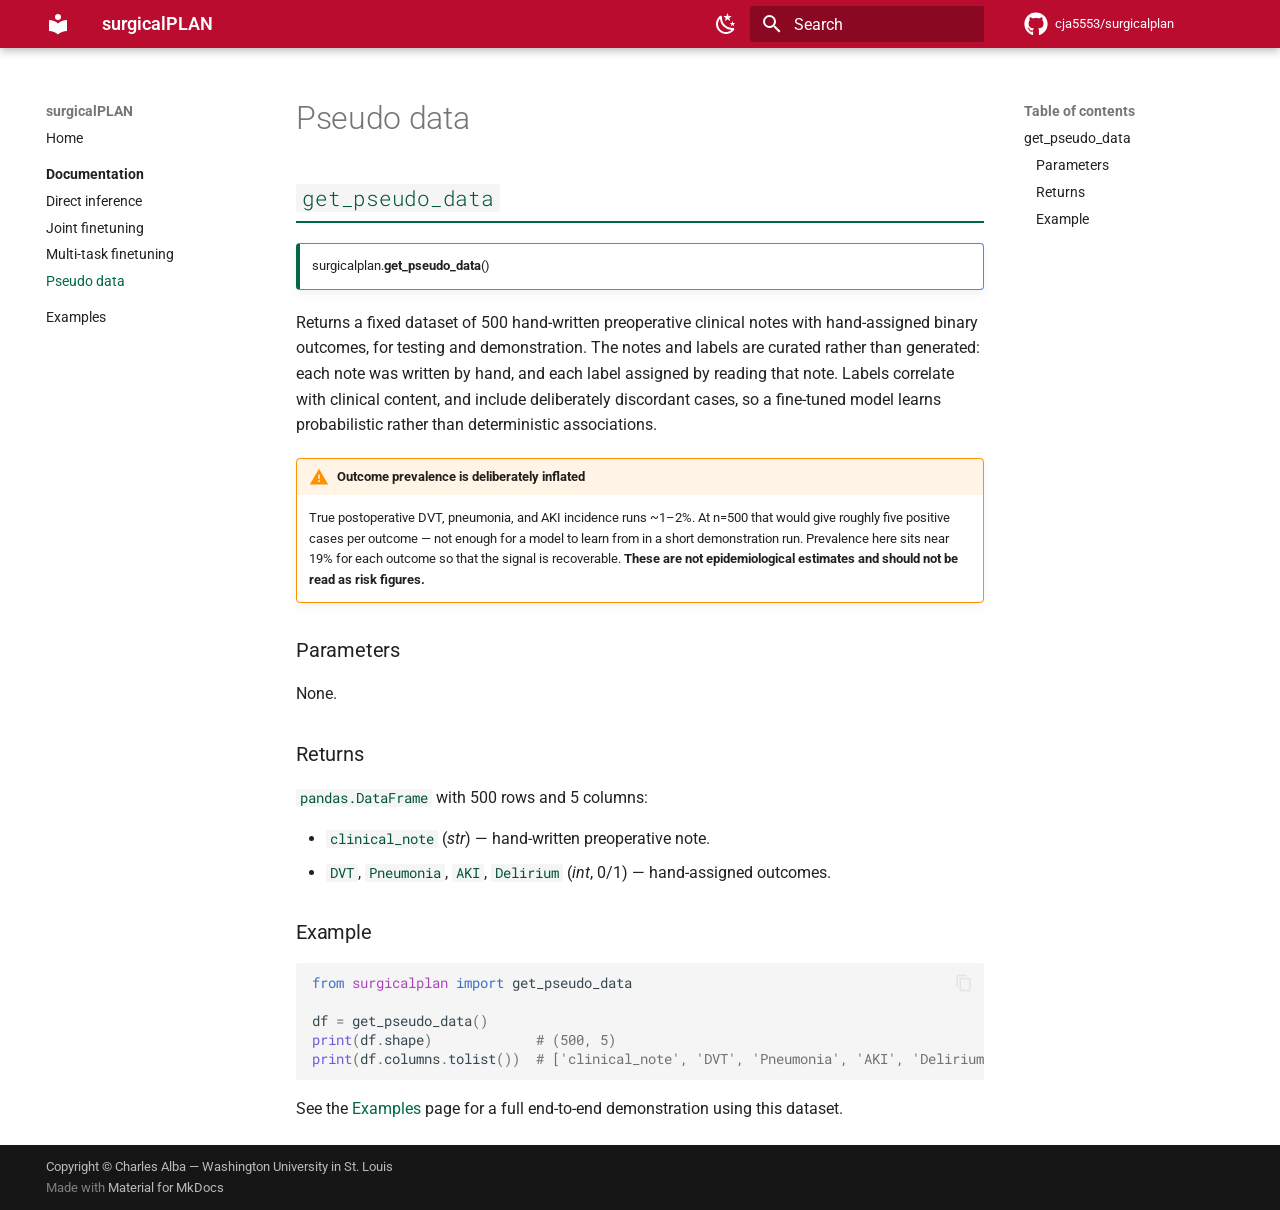
<file: documentation/pseudo_data/index.html>
<!doctype html>
<html lang="en" class="no-js">
  <head>
    
      <meta charset="utf-8">
      <meta name="viewport" content="width=device-width,initial-scale=1">
      
        <meta name="description" content="SurgicalPLAN (Surgical Postoperative Risk Prediction with Language Models Adapting to Clinical Notes) is a Python package for predicting postoperative risks from clinical notes using language models.">
      
      
        <meta name="author" content="Charles Alba">
      
      
      
        <link rel="prev" href="../multitask_finetuning/">
      
      
        <link rel="next" href="../../examples/">
      
      
        
      
      
      <link rel="icon" href="../../assets/images/favicon.png">
      <meta name="generator" content="mkdocs-1.6.1, mkdocs-material-9.7.6">
    
    
      
        <title>Pseudo data - surgicalPLAN</title>
      
    
    
      <link rel="stylesheet" href="../../assets/stylesheets/main.484c7ddc.min.css">
      
        
        <link rel="stylesheet" href="../../assets/stylesheets/palette.ab4e12ef.min.css">
      
      


    
    
      
    
    
      
        
        
        <link rel="preconnect" href="https://fonts.gstatic.com" crossorigin>
        <link rel="stylesheet" href="https://fonts.googleapis.com/css?family=Roboto:300,300i,400,400i,700,700i%7CRoboto+Mono:400,400i,700,700i&display=fallback">
        <style>:root{--md-text-font:"Roboto";--md-code-font:"Roboto Mono"}</style>
      
    
    
      <link rel="stylesheet" href="../../stylesheets/extra.css">
    
    <script>__md_scope=new URL("../..",location),__md_hash=e=>[...e].reduce(((e,_)=>(e<<5)-e+_.charCodeAt(0)),0),__md_get=(e,_=localStorage,t=__md_scope)=>JSON.parse(_.getItem(t.pathname+"."+e)),__md_set=(e,_,t=localStorage,a=__md_scope)=>{try{t.setItem(a.pathname+"."+e,JSON.stringify(_))}catch(e){}}</script>
    
      

    
    
  </head>
  
  
    
    
      
    
    
    
    
    <body dir="ltr" data-md-color-scheme="default" data-md-color-primary="custom" data-md-color-accent="custom">
  
    
    <input class="md-toggle" data-md-toggle="drawer" type="checkbox" id="__drawer" autocomplete="off">
    <input class="md-toggle" data-md-toggle="search" type="checkbox" id="__search" autocomplete="off">
    <label class="md-overlay" for="__drawer"></label>
    <div data-md-component="skip">
      
        
        <a href="#pseudo-data" class="md-skip">
          Skip to content
        </a>
      
    </div>
    <div data-md-component="announce">
      
    </div>
    
    
      

  

<header class="md-header md-header--shadow" data-md-component="header">
  <nav class="md-header__inner md-grid" aria-label="Header">
    <a href="../.." title="surgicalPLAN" class="md-header__button md-logo" aria-label="surgicalPLAN" data-md-component="logo">
      
  
  <svg xmlns="http://www.w3.org/2000/svg" viewBox="0 0 24 24"><path d="M12 8a3 3 0 0 0 3-3 3 3 0 0 0-3-3 3 3 0 0 0-3 3 3 3 0 0 0 3 3m0 3.54C9.64 9.35 6.5 8 3 8v11c3.5 0 6.64 1.35 9 3.54 2.36-2.19 5.5-3.54 9-3.54V8c-3.5 0-6.64 1.35-9 3.54"/></svg>

    </a>
    <label class="md-header__button md-icon" for="__drawer">
      
      <svg xmlns="http://www.w3.org/2000/svg" viewBox="0 0 24 24"><path d="M3 6h18v2H3zm0 5h18v2H3zm0 5h18v2H3z"/></svg>
    </label>
    <div class="md-header__title" data-md-component="header-title">
      <div class="md-header__ellipsis">
        <div class="md-header__topic">
          <span class="md-ellipsis">
            surgicalPLAN
          </span>
        </div>
        <div class="md-header__topic" data-md-component="header-topic">
          <span class="md-ellipsis">
            
              Pseudo data
            
          </span>
        </div>
      </div>
    </div>
    
      
        <form class="md-header__option" data-md-component="palette">
  
    
    
    
    <input class="md-option" data-md-color-media="(prefers-color-scheme: light)" data-md-color-scheme="default" data-md-color-primary="custom" data-md-color-accent="custom"  aria-label="Switch to dark mode"  type="radio" name="__palette" id="__palette_0">
    
      <label class="md-header__button md-icon" title="Switch to dark mode" for="__palette_1" hidden>
        <svg xmlns="http://www.w3.org/2000/svg" viewBox="0 0 24 24"><path d="m17.75 4.09-2.53 1.94.91 3.06-2.63-1.81-2.63 1.81.91-3.06-2.53-1.94L12.44 4l1.06-3 1.06 3zm3.5 6.91-1.64 1.25.59 1.98-1.7-1.17-1.7 1.17.59-1.98L15.75 11l2.06-.05L18.5 9l.69 1.95zm-2.28 4.95c.83-.08 1.72 1.1 1.19 1.85-.32.45-.66.87-1.08 1.27C15.17 23 8.84 23 4.94 19.07c-3.91-3.9-3.91-10.24 0-14.14.4-.4.82-.76 1.27-1.08.75-.53 1.93.36 1.85 1.19-.27 2.86.69 5.83 2.89 8.02a9.96 9.96 0 0 0 8.02 2.89m-1.64 2.02a12.08 12.08 0 0 1-7.8-3.47c-2.17-2.19-3.33-5-3.49-7.82-2.81 3.14-2.7 7.96.31 10.98 3.02 3.01 7.84 3.12 10.98.31"/></svg>
      </label>
    
  
    
    
    
    <input class="md-option" data-md-color-media="(prefers-color-scheme: dark)" data-md-color-scheme="slate" data-md-color-primary="custom" data-md-color-accent="custom"  aria-label="Switch to light mode"  type="radio" name="__palette" id="__palette_1">
    
      <label class="md-header__button md-icon" title="Switch to light mode" for="__palette_0" hidden>
        <svg xmlns="http://www.w3.org/2000/svg" viewBox="0 0 24 24"><path d="M12 7a5 5 0 0 1 5 5 5 5 0 0 1-5 5 5 5 0 0 1-5-5 5 5 0 0 1 5-5m0 2a3 3 0 0 0-3 3 3 3 0 0 0 3 3 3 3 0 0 0 3-3 3 3 0 0 0-3-3m0-7 2.39 3.42C13.65 5.15 12.84 5 12 5s-1.65.15-2.39.42zM3.34 7l4.16-.35A7.2 7.2 0 0 0 5.94 8.5c-.44.74-.69 1.5-.83 2.29zm.02 10 1.76-3.77a7.131 7.131 0 0 0 2.38 4.14zM20.65 7l-1.77 3.79a7.02 7.02 0 0 0-2.38-4.15zm-.01 10-4.14.36c.59-.51 1.12-1.14 1.54-1.86.42-.73.69-1.5.83-2.29zM12 22l-2.41-3.44c.74.27 1.55.44 2.41.44.82 0 1.63-.17 2.37-.44z"/></svg>
      </label>
    
  
</form>
      
    
    
      <script>var palette=__md_get("__palette");if(palette&&palette.color){if("(prefers-color-scheme)"===palette.color.media){var media=matchMedia("(prefers-color-scheme: light)"),input=document.querySelector(media.matches?"[data-md-color-media='(prefers-color-scheme: light)']":"[data-md-color-media='(prefers-color-scheme: dark)']");palette.color.media=input.getAttribute("data-md-color-media"),palette.color.scheme=input.getAttribute("data-md-color-scheme"),palette.color.primary=input.getAttribute("data-md-color-primary"),palette.color.accent=input.getAttribute("data-md-color-accent")}for(var[key,value]of Object.entries(palette.color))document.body.setAttribute("data-md-color-"+key,value)}</script>
    
    
    
      
      
        <label class="md-header__button md-icon" for="__search">
          
          <svg xmlns="http://www.w3.org/2000/svg" viewBox="0 0 24 24"><path d="M9.5 3A6.5 6.5 0 0 1 16 9.5c0 1.61-.59 3.09-1.56 4.23l.27.27h.79l5 5-1.5 1.5-5-5v-.79l-.27-.27A6.52 6.52 0 0 1 9.5 16 6.5 6.5 0 0 1 3 9.5 6.5 6.5 0 0 1 9.5 3m0 2C7 5 5 7 5 9.5S7 14 9.5 14 14 12 14 9.5 12 5 9.5 5"/></svg>
        </label>
        <div class="md-search" data-md-component="search" role="dialog">
  <label class="md-search__overlay" for="__search"></label>
  <div class="md-search__inner" role="search">
    <form class="md-search__form" name="search">
      <input type="text" class="md-search__input" name="query" aria-label="Search" placeholder="Search" autocapitalize="off" autocorrect="off" autocomplete="off" spellcheck="false" data-md-component="search-query" required>
      <label class="md-search__icon md-icon" for="__search">
        
        <svg xmlns="http://www.w3.org/2000/svg" viewBox="0 0 24 24"><path d="M9.5 3A6.5 6.5 0 0 1 16 9.5c0 1.61-.59 3.09-1.56 4.23l.27.27h.79l5 5-1.5 1.5-5-5v-.79l-.27-.27A6.52 6.52 0 0 1 9.5 16 6.5 6.5 0 0 1 3 9.5 6.5 6.5 0 0 1 9.5 3m0 2C7 5 5 7 5 9.5S7 14 9.5 14 14 12 14 9.5 12 5 9.5 5"/></svg>
        
        <svg xmlns="http://www.w3.org/2000/svg" viewBox="0 0 24 24"><path d="M20 11v2H8l5.5 5.5-1.42 1.42L4.16 12l7.92-7.92L13.5 5.5 8 11z"/></svg>
      </label>
      <nav class="md-search__options" aria-label="Search">
        
        <button type="reset" class="md-search__icon md-icon" title="Clear" aria-label="Clear" tabindex="-1">
          
          <svg xmlns="http://www.w3.org/2000/svg" viewBox="0 0 24 24"><path d="M19 6.41 17.59 5 12 10.59 6.41 5 5 6.41 10.59 12 5 17.59 6.41 19 12 13.41 17.59 19 19 17.59 13.41 12z"/></svg>
        </button>
      </nav>
      
        <div class="md-search__suggest" data-md-component="search-suggest"></div>
      
    </form>
    <div class="md-search__output">
      <div class="md-search__scrollwrap" tabindex="0" data-md-scrollfix>
        <div class="md-search-result" data-md-component="search-result">
          <div class="md-search-result__meta">
            Initializing search
          </div>
          <ol class="md-search-result__list" role="presentation"></ol>
        </div>
      </div>
    </div>
  </div>
</div>
      
    
    
      <div class="md-header__source">
        <a href="https://github.com/cja5553/ACS_demo_postoperative_risk_prediction_with_clinical_notes" title="Go to repository" class="md-source" data-md-component="source">
  <div class="md-source__icon md-icon">
    
    <svg xmlns="http://www.w3.org/2000/svg" viewBox="0 0 512 512"><!--! Font Awesome Free 7.1.0 by @fontawesome - https://fontawesome.com License - https://fontawesome.com/license/free (Icons: CC BY 4.0, Fonts: SIL OFL 1.1, Code: MIT License) Copyright 2025 Fonticons, Inc.--><path d="M173.9 397.4c0 2-2.3 3.6-5.2 3.6-3.3.3-5.6-1.3-5.6-3.6 0-2 2.3-3.6 5.2-3.6 3-.3 5.6 1.3 5.6 3.6m-31.1-4.5c-.7 2 1.3 4.3 4.3 4.9 2.6 1 5.6 0 6.2-2s-1.3-4.3-4.3-5.2c-2.6-.7-5.5.3-6.2 2.3m44.2-1.7c-2.9.7-4.9 2.6-4.6 4.9.3 2 2.9 3.3 5.9 2.6 2.9-.7 4.9-2.6 4.6-4.6-.3-1.9-3-3.2-5.9-2.9M252.8 8C114.1 8 8 113.3 8 252c0 110.9 69.8 205.8 169.5 239.2 12.8 2.3 17.3-5.6 17.3-12.1 0-6.2-.3-40.4-.3-61.4 0 0-70 15-84.7-29.8 0 0-11.4-29.1-27.8-36.6 0 0-22.9-15.7 1.6-15.4 0 0 24.9 2 38.6 25.8 21.9 38.6 58.6 27.5 72.9 20.9 2.3-16 8.8-27.1 16-33.7-55.9-6.2-112.3-14.3-112.3-110.5 0-27.5 7.6-41.3 23.6-58.9-2.6-6.5-11.1-33.3 2.6-67.9 20.9-6.5 69 27 69 27 20-5.6 41.5-8.5 62.8-8.5s42.8 2.9 62.8 8.5c0 0 48.1-33.6 69-27 13.7 34.7 5.2 61.4 2.6 67.9 16 17.7 25.8 31.5 25.8 58.9 0 96.5-58.9 104.2-114.8 110.5 9.2 7.9 17 22.9 17 46.4 0 33.7-.3 75.4-.3 83.6 0 6.5 4.6 14.4 17.3 12.1C436.2 457.8 504 362.9 504 252 504 113.3 391.5 8 252.8 8M105.2 352.9c-1.3 1-1 3.3.7 5.2 1.6 1.6 3.9 2.3 5.2 1 1.3-1 1-3.3-.7-5.2-1.6-1.6-3.9-2.3-5.2-1m-10.8-8.1c-.7 1.3.3 2.9 2.3 3.9 1.6 1 3.6.7 4.3-.7.7-1.3-.3-2.9-2.3-3.9-2-.6-3.6-.3-4.3.7m32.4 35.6c-1.6 1.3-1 4.3 1.3 6.2 2.3 2.3 5.2 2.6 6.5 1 1.3-1.3.7-4.3-1.3-6.2-2.2-2.3-5.2-2.6-6.5-1m-11.4-14.7c-1.6 1-1.6 3.6 0 5.9s4.3 3.3 5.6 2.3c1.6-1.3 1.6-3.9 0-6.2-1.4-2.3-4-3.3-5.6-2"/></svg>
  </div>
  <div class="md-source__repository">
    cja5553/surgicalplan
  </div>
</a>
      </div>
    
  </nav>
  
</header>
    
    <div class="md-container" data-md-component="container">
      
      
        
          
        
      
      <main class="md-main" data-md-component="main">
        <div class="md-main__inner md-grid">
          
            
              
              <div class="md-sidebar md-sidebar--primary" data-md-component="sidebar" data-md-type="navigation" >
                <div class="md-sidebar__scrollwrap">
                  <div class="md-sidebar__inner">
                    



<nav class="md-nav md-nav--primary" aria-label="Navigation" data-md-level="0">
  <label class="md-nav__title" for="__drawer">
    <a href="../.." title="surgicalPLAN" class="md-nav__button md-logo" aria-label="surgicalPLAN" data-md-component="logo">
      
  
  <svg xmlns="http://www.w3.org/2000/svg" viewBox="0 0 24 24"><path d="M12 8a3 3 0 0 0 3-3 3 3 0 0 0-3-3 3 3 0 0 0-3 3 3 3 0 0 0 3 3m0 3.54C9.64 9.35 6.5 8 3 8v11c3.5 0 6.64 1.35 9 3.54 2.36-2.19 5.5-3.54 9-3.54V8c-3.5 0-6.64 1.35-9 3.54"/></svg>

    </a>
    surgicalPLAN
  </label>
  
    <div class="md-nav__source">
      <a href="https://github.com/cja5553/ACS_demo_postoperative_risk_prediction_with_clinical_notes" title="Go to repository" class="md-source" data-md-component="source">
  <div class="md-source__icon md-icon">
    
    <svg xmlns="http://www.w3.org/2000/svg" viewBox="0 0 512 512"><!--! Font Awesome Free 7.1.0 by @fontawesome - https://fontawesome.com License - https://fontawesome.com/license/free (Icons: CC BY 4.0, Fonts: SIL OFL 1.1, Code: MIT License) Copyright 2025 Fonticons, Inc.--><path d="M173.9 397.4c0 2-2.3 3.6-5.2 3.6-3.3.3-5.6-1.3-5.6-3.6 0-2 2.3-3.6 5.2-3.6 3-.3 5.6 1.3 5.6 3.6m-31.1-4.5c-.7 2 1.3 4.3 4.3 4.9 2.6 1 5.6 0 6.2-2s-1.3-4.3-4.3-5.2c-2.6-.7-5.5.3-6.2 2.3m44.2-1.7c-2.9.7-4.9 2.6-4.6 4.9.3 2 2.9 3.3 5.9 2.6 2.9-.7 4.9-2.6 4.6-4.6-.3-1.9-3-3.2-5.9-2.9M252.8 8C114.1 8 8 113.3 8 252c0 110.9 69.8 205.8 169.5 239.2 12.8 2.3 17.3-5.6 17.3-12.1 0-6.2-.3-40.4-.3-61.4 0 0-70 15-84.7-29.8 0 0-11.4-29.1-27.8-36.6 0 0-22.9-15.7 1.6-15.4 0 0 24.9 2 38.6 25.8 21.9 38.6 58.6 27.5 72.9 20.9 2.3-16 8.8-27.1 16-33.7-55.9-6.2-112.3-14.3-112.3-110.5 0-27.5 7.6-41.3 23.6-58.9-2.6-6.5-11.1-33.3 2.6-67.9 20.9-6.5 69 27 69 27 20-5.6 41.5-8.5 62.8-8.5s42.8 2.9 62.8 8.5c0 0 48.1-33.6 69-27 13.7 34.7 5.2 61.4 2.6 67.9 16 17.7 25.8 31.5 25.8 58.9 0 96.5-58.9 104.2-114.8 110.5 9.2 7.9 17 22.9 17 46.4 0 33.7-.3 75.4-.3 83.6 0 6.5 4.6 14.4 17.3 12.1C436.2 457.8 504 362.9 504 252 504 113.3 391.5 8 252.8 8M105.2 352.9c-1.3 1-1 3.3.7 5.2 1.6 1.6 3.9 2.3 5.2 1 1.3-1 1-3.3-.7-5.2-1.6-1.6-3.9-2.3-5.2-1m-10.8-8.1c-.7 1.3.3 2.9 2.3 3.9 1.6 1 3.6.7 4.3-.7.7-1.3-.3-2.9-2.3-3.9-2-.6-3.6-.3-4.3.7m32.4 35.6c-1.6 1.3-1 4.3 1.3 6.2 2.3 2.3 5.2 2.6 6.5 1 1.3-1.3.7-4.3-1.3-6.2-2.2-2.3-5.2-2.6-6.5-1m-11.4-14.7c-1.6 1-1.6 3.6 0 5.9s4.3 3.3 5.6 2.3c1.6-1.3 1.6-3.9 0-6.2-1.4-2.3-4-3.3-5.6-2"/></svg>
  </div>
  <div class="md-source__repository">
    cja5553/surgicalplan
  </div>
</a>
    </div>
  
  <ul class="md-nav__list" data-md-scrollfix>
    
      
      
  
  
  
  
    <li class="md-nav__item">
      <a href="../.." class="md-nav__link">
        
  
  
  <span class="md-ellipsis">
    
  
    Home
  

    
  </span>
  
  

      </a>
    </li>
  

    
      
      
  
  
    
  
  
  
    
    
      
        
          
        
      
        
      
        
      
        
      
        
      
    
    
    
      
        
        
      
    
    
    <li class="md-nav__item md-nav__item--active md-nav__item--section md-nav__item--nested">
      
        
        
        <input class="md-nav__toggle md-toggle " type="checkbox" id="__nav_2" checked>
        
          
          <div class="md-nav__link md-nav__container">
            <a href="../" class="md-nav__link ">
              
  
  
  <span class="md-ellipsis">
    
  
    Documentation
  

    
  </span>
  
  

            </a>
            
              
              <label class="md-nav__link " for="__nav_2" id="__nav_2_label" tabindex="">
                <span class="md-nav__icon md-icon"></span>
              </label>
            
          </div>
        
        <nav class="md-nav" data-md-level="1" aria-labelledby="__nav_2_label" aria-expanded="true">
          <label class="md-nav__title" for="__nav_2">
            <span class="md-nav__icon md-icon"></span>
            
  
    Documentation
  

          </label>
          <ul class="md-nav__list" data-md-scrollfix>
            
              
            
              
                
  
  
  
  
    <li class="md-nav__item">
      <a href="../direct_inference/" class="md-nav__link">
        
  
  
  <span class="md-ellipsis">
    
  
    Direct inference
  

    
  </span>
  
  

      </a>
    </li>
  

              
            
              
                
  
  
  
  
    <li class="md-nav__item">
      <a href="../joint_finetuning/" class="md-nav__link">
        
  
  
  <span class="md-ellipsis">
    
  
    Joint finetuning
  

    
  </span>
  
  

      </a>
    </li>
  

              
            
              
                
  
  
  
  
    <li class="md-nav__item">
      <a href="../multitask_finetuning/" class="md-nav__link">
        
  
  
  <span class="md-ellipsis">
    
  
    Multi-task finetuning
  

    
  </span>
  
  

      </a>
    </li>
  

              
            
              
                
  
  
    
  
  
  
    <li class="md-nav__item md-nav__item--active">
      
      <input class="md-nav__toggle md-toggle" type="checkbox" id="__toc">
      
      
        
      
      
        <label class="md-nav__link md-nav__link--active" for="__toc">
          
  
  
  <span class="md-ellipsis">
    
  
    Pseudo data
  

    
  </span>
  
  

          <span class="md-nav__icon md-icon"></span>
        </label>
      
      <a href="./" class="md-nav__link md-nav__link--active">
        
  
  
  <span class="md-ellipsis">
    
  
    Pseudo data
  

    
  </span>
  
  

      </a>
      
        

<nav class="md-nav md-nav--secondary" aria-label="Table of contents">
  
  
  
    
  
  
    <label class="md-nav__title" for="__toc">
      <span class="md-nav__icon md-icon"></span>
      Table of contents
    </label>
    <ul class="md-nav__list" data-md-component="toc" data-md-scrollfix>
      
        <li class="md-nav__item">
  <a href="#get_pseudo_data" class="md-nav__link">
    <span class="md-ellipsis">
      
        get_pseudo_data
      
    </span>
  </a>
  
    <nav class="md-nav" aria-label="get_pseudo_data">
      <ul class="md-nav__list">
        
          <li class="md-nav__item">
  <a href="#parameters" class="md-nav__link">
    <span class="md-ellipsis">
      
        Parameters
      
    </span>
  </a>
  
</li>
        
          <li class="md-nav__item">
  <a href="#returns" class="md-nav__link">
    <span class="md-ellipsis">
      
        Returns
      
    </span>
  </a>
  
</li>
        
          <li class="md-nav__item">
  <a href="#example" class="md-nav__link">
    <span class="md-ellipsis">
      
        Example
      
    </span>
  </a>
  
</li>
        
      </ul>
    </nav>
  
</li>
      
    </ul>
  
</nav>
      
    </li>
  

              
            
          </ul>
        </nav>
      
    </li>
  

    
      
      
  
  
  
  
    <li class="md-nav__item">
      <a href="../../examples/" class="md-nav__link">
        
  
  
  <span class="md-ellipsis">
    
  
    Examples
  

    
  </span>
  
  

      </a>
    </li>
  

    
  </ul>
</nav>
                  </div>
                </div>
              </div>
            
            
              
              <div class="md-sidebar md-sidebar--secondary" data-md-component="sidebar" data-md-type="toc" >
                <div class="md-sidebar__scrollwrap">
                  <div class="md-sidebar__inner">
                    

<nav class="md-nav md-nav--secondary" aria-label="Table of contents">
  
  
  
    
  
  
    <label class="md-nav__title" for="__toc">
      <span class="md-nav__icon md-icon"></span>
      Table of contents
    </label>
    <ul class="md-nav__list" data-md-component="toc" data-md-scrollfix>
      
        <li class="md-nav__item">
  <a href="#get_pseudo_data" class="md-nav__link">
    <span class="md-ellipsis">
      
        get_pseudo_data
      
    </span>
  </a>
  
    <nav class="md-nav" aria-label="get_pseudo_data">
      <ul class="md-nav__list">
        
          <li class="md-nav__item">
  <a href="#parameters" class="md-nav__link">
    <span class="md-ellipsis">
      
        Parameters
      
    </span>
  </a>
  
</li>
        
          <li class="md-nav__item">
  <a href="#returns" class="md-nav__link">
    <span class="md-ellipsis">
      
        Returns
      
    </span>
  </a>
  
</li>
        
          <li class="md-nav__item">
  <a href="#example" class="md-nav__link">
    <span class="md-ellipsis">
      
        Example
      
    </span>
  </a>
  
</li>
        
      </ul>
    </nav>
  
</li>
      
    </ul>
  
</nav>
                  </div>
                </div>
              </div>
            
          
          
            <div class="md-content" data-md-component="content">
              
              <article class="md-content__inner md-typeset">
                
                  


  
  


<h1 id="pseudo-data">Pseudo data<a class="headerlink" href="#pseudo-data" title="Permanent link">&para;</a></h1>
<h2 id="get_pseudo_data"><code>get_pseudo_data</code><a class="headerlink" href="#get_pseudo_data" title="Permanent link">&para;</a></h2>
<div class="admonition note">
<p>surgicalplan.<strong>get_pseudo_data</strong>()</p>
</div>
<p>Returns a fixed dataset of 500 hand-written preoperative clinical notes with hand-assigned binary outcomes, for testing and demonstration. The notes and labels are curated rather than generated: each note was written by hand, and each label assigned by reading that note. Labels correlate with clinical content, and include deliberately discordant cases, so a fine-tuned model learns probabilistic rather than deterministic associations.</p>
<div class="admonition warning">
<p class="admonition-title">Outcome prevalence is deliberately inflated</p>
<p>True postoperative DVT, pneumonia, and AKI incidence runs ~1–2%. At n=500 that would give roughly five positive cases per outcome — not enough for a model to learn from in a short demonstration run. Prevalence here sits near 19% for each outcome so that the signal is recoverable. <strong>These are not epidemiological estimates and should not be read as risk figures.</strong></p>
</div>
<h3 id="parameters">Parameters<a class="headerlink" href="#parameters" title="Permanent link">&para;</a></h3>
<p>None.</p>
<h3 id="returns">Returns<a class="headerlink" href="#returns" title="Permanent link">&para;</a></h3>
<p><code>pandas.DataFrame</code> with 500 rows and 5 columns:</p>
<ul>
<li><code>clinical_note</code> (<em>str</em>) — hand-written preoperative note.</li>
<li><code>DVT</code>, <code>Pneumonia</code>, <code>AKI</code>, <code>Delirium</code> (<em>int</em>, 0/1) — hand-assigned outcomes.</li>
</ul>
<h3 id="example">Example<a class="headerlink" href="#example" title="Permanent link">&para;</a></h3>
<div class="highlight"><pre><span></span><code><a id="__codelineno-0-1" name="__codelineno-0-1" href="#__codelineno-0-1"></a><span class="kn">from</span><span class="w"> </span><span class="nn">surgicalplan</span><span class="w"> </span><span class="kn">import</span> <span class="n">get_pseudo_data</span>
<a id="__codelineno-0-2" name="__codelineno-0-2" href="#__codelineno-0-2"></a>
<a id="__codelineno-0-3" name="__codelineno-0-3" href="#__codelineno-0-3"></a><span class="n">df</span> <span class="o">=</span> <span class="n">get_pseudo_data</span><span class="p">()</span>
<a id="__codelineno-0-4" name="__codelineno-0-4" href="#__codelineno-0-4"></a><span class="nb">print</span><span class="p">(</span><span class="n">df</span><span class="o">.</span><span class="n">shape</span><span class="p">)</span>             <span class="c1"># (500, 5)</span>
<a id="__codelineno-0-5" name="__codelineno-0-5" href="#__codelineno-0-5"></a><span class="nb">print</span><span class="p">(</span><span class="n">df</span><span class="o">.</span><span class="n">columns</span><span class="o">.</span><span class="n">tolist</span><span class="p">())</span>  <span class="c1"># [&#39;clinical_note&#39;, &#39;DVT&#39;, &#39;Pneumonia&#39;, &#39;AKI&#39;, &#39;Delirium&#39;]</span>
</code></pre></div>
<p>See the <a href="../../examples/">Examples</a> page for a full end-to-end demonstration using this dataset.</p>












                
              </article>
            </div>
          
          
<script>var target=document.getElementById(location.hash.slice(1));target&&target.name&&(target.checked=target.name.startsWith("__tabbed_"))</script>
        </div>
        
          <button type="button" class="md-top md-icon" data-md-component="top" hidden>
  
  <svg xmlns="http://www.w3.org/2000/svg" viewBox="0 0 24 24"><path d="M13 20h-2V8l-5.5 5.5-1.42-1.42L12 4.16l7.92 7.92-1.42 1.42L13 8z"/></svg>
  Back to top
</button>
        
      </main>
      
        <footer class="md-footer">
  
  <div class="md-footer-meta md-typeset">
    <div class="md-footer-meta__inner md-grid">
      <div class="md-copyright">
  
    <div class="md-copyright__highlight">
      Copyright &copy; Charles Alba — Washington University in St. Louis
    </div>
  
  
    Made with
    <a href="https://squidfunk.github.io/mkdocs-material/" target="_blank" rel="noopener">
      Material for MkDocs
    </a>
  
</div>
      
    </div>
  </div>
</footer>
      
    </div>
    <div class="md-dialog" data-md-component="dialog">
      <div class="md-dialog__inner md-typeset"></div>
    </div>
    
    
    
      
      
      <script id="__config" type="application/json">{"annotate": null, "base": "../..", "features": ["navigation.sections", "navigation.expand", "navigation.indexes", "navigation.top", "navigation.tracking", "content.code.copy", "content.code.annotate", "toc.follow", "search.suggest", "search.highlight"], "search": "../../assets/javascripts/workers/search.2c215733.min.js", "tags": null, "translations": {"clipboard.copied": "Copied to clipboard", "clipboard.copy": "Copy to clipboard", "search.result.more.one": "1 more on this page", "search.result.more.other": "# more on this page", "search.result.none": "No matching documents", "search.result.one": "1 matching document", "search.result.other": "# matching documents", "search.result.placeholder": "Type to start searching", "search.result.term.missing": "Missing", "select.version": "Select version"}, "version": null}</script>
    
    
      <script src="../../assets/javascripts/bundle.79ae519e.min.js"></script>
      
    
  </body>
</html>
</file>
<file: stylesheets/extra.css>
/*
  Washington University in St. Louis brand colors
  Primary (lead with red):  WashU Red   #BA0C2F   (Pantone 200)
  Secondary (accent):        WashU Green #006747
  Source: marcomm.washu.edu brand color palette.
  Per WashU guidance, layouts lead with red; green is used as the
  complementary accent (links, section rules, admonition bars) to keep
  large red-on-green / green-on-red blocks to a minimum for accessibility.
*/

:root {
  --washu-red: #BA0C2F;
  --washu-red-dark: #8E0A24;
  --washu-green: #006747;
  --washu-green-dark: #00543A;
  --washu-green-light: #E2F0EA;
}

/* ---- Light mode --------------------------------------------------------- */
[data-md-color-scheme="default"] {
  /* Header, navbar, primary buttons -> WashU red */
  --md-primary-fg-color: var(--washu-red);
  --md-primary-fg-color--light: var(--washu-red);
  --md-primary-fg-color--dark: var(--washu-red-dark);
  --md-primary-bg-color: #ffffff;
  --md-primary-bg-color--light: #ffffff;

  /* Links, accents, hovers -> WashU green */
  --md-accent-fg-color: var(--washu-green);
  --md-accent-fg-color--transparent: rgba(0, 103, 71, 0.1);

  --md-typeset-a-color: var(--washu-green);
}

/* ---- Dark mode ---------------------------------------------------------- */
[data-md-color-scheme="slate"] {
  --md-primary-fg-color: var(--washu-red);
  --md-primary-fg-color--light: var(--washu-red);
  --md-primary-fg-color--dark: var(--washu-red-dark);
  --md-primary-bg-color: #ffffff;

  /* Lighten green slightly so links stay legible on dark backgrounds */
  --md-accent-fg-color: #2f9e7a;
  --md-typeset-a-color: #43b08c;
}

/* Links hover state */
.md-typeset a:hover {
  color: var(--washu-red);
}

/* Section heading underline accent in WashU green */
.md-typeset h2 {
  border-bottom: 2px solid var(--washu-green);
  padding-bottom: 0.3rem;
}

/* "note" admonition styled with WashU green accent bar (used for API
   signatures, mirroring AutoThemeGenerator's !!! note "" blocks) */
.md-typeset .admonition.note,
.md-typeset details.note {
  border-left: 4px solid var(--washu-green);
}
.md-typeset .note > .admonition-title,
.md-typeset .note > summary {
  background-color: var(--washu-green-light);
}
[data-md-color-scheme="slate"] .md-typeset .note > .admonition-title,
[data-md-color-scheme="slate"] .md-typeset .note > summary {
  background-color: rgba(0, 103, 71, 0.2);
}
.md-typeset .note > .admonition-title::before,
.md-typeset .note > summary::before {
  background-color: var(--washu-green);
}

/* Inline code accent */
.md-typeset code {
  color: var(--washu-green-dark);
}
[data-md-color-scheme="slate"] .md-typeset code {
  color: #6cc3a3;
}

/* Tables: header row in a soft WashU green tint */
.md-typeset table:not([class]) th {
  background-color: var(--washu-green);
  color: #ffffff;
}

/* Search highlight + footer */
.md-search-result__teaser mark {
  color: var(--washu-red);
}

/* Make the repo/source link area read cleanly on the red header */
.md-header__topic .md-ellipsis {
  font-weight: 600;
}
</file>
<file: assets/stylesheets/main.484c7ddc.min.css>
@charset "UTF-8";html{-webkit-text-size-adjust:none;-moz-text-size-adjust:none;text-size-adjust:none;box-sizing:border-box}*,:after,:before{box-sizing:inherit}@media (prefers-reduced-motion){*,:after,:before{transition:none!important}}body{margin:0}a,button,input,label{-webkit-tap-highlight-color:transparent}a{color:inherit;text-decoration:none}hr{border:0;box-sizing:initial;display:block;height:.05rem;overflow:visible;padding:0}small{font-size:80%}sub,sup{line-height:1em}img{border-style:none}table{border-collapse:initial;border-spacing:0}td,th{font-weight:400;vertical-align:top}button{background:#0000;border:0;font-family:inherit;font-size:inherit;margin:0;padding:0}input{border:0;outline:none}:root{--md-primary-fg-color:#4051b5;--md-primary-fg-color--light:#5d6cc0;--md-primary-fg-color--dark:#303fa1;--md-primary-bg-color:#fff;--md-primary-bg-color--light:#ffffffb3;--md-accent-fg-color:#526cfe;--md-accent-fg-color--transparent:#526cfe1a;--md-accent-bg-color:#fff;--md-accent-bg-color--light:#ffffffb3}[data-md-color-scheme=default]{color-scheme:light}[data-md-color-scheme=default] img[src$="#gh-dark-mode-only"],[data-md-color-scheme=default] img[src$="#only-dark"]{display:none}:root,[data-md-color-scheme=default]{--md-hue:225deg;--md-default-fg-color:#000000de;--md-default-fg-color--light:#0000008a;--md-default-fg-color--lighter:#00000052;--md-default-fg-color--lightest:#00000012;--md-default-bg-color:#fff;--md-default-bg-color--light:#ffffffb3;--md-default-bg-color--lighter:#ffffff4d;--md-default-bg-color--lightest:#ffffff1f;--md-code-fg-color:#36464e;--md-code-bg-color:#f5f5f5;--md-code-bg-color--light:#f5f5f5b3;--md-code-bg-color--lighter:#f5f5f54d;--md-code-hl-color:#4287ff;--md-code-hl-color--light:#4287ff1a;--md-code-hl-number-color:#d52a2a;--md-code-hl-special-color:#db1457;--md-code-hl-function-color:#a846b9;--md-code-hl-constant-color:#6e59d9;--md-code-hl-keyword-color:#3f6ec6;--md-code-hl-string-color:#1c7d4d;--md-code-hl-name-color:var(--md-code-fg-color);--md-code-hl-operator-color:var(--md-default-fg-color--light);--md-code-hl-punctuation-color:var(--md-default-fg-color--light);--md-code-hl-comment-color:var(--md-default-fg-color--light);--md-code-hl-generic-color:var(--md-default-fg-color--light);--md-code-hl-variable-color:var(--md-default-fg-color--light);--md-typeset-color:var(--md-default-fg-color);--md-typeset-a-color:var(--md-primary-fg-color);--md-typeset-del-color:#f5503d26;--md-typeset-ins-color:#0bd57026;--md-typeset-kbd-color:#fafafa;--md-typeset-kbd-accent-color:#fff;--md-typeset-kbd-border-color:#b8b8b8;--md-typeset-mark-color:#ffff0080;--md-typeset-table-color:#0000001f;--md-typeset-table-color--light:rgba(0,0,0,.035);--md-admonition-fg-color:var(--md-default-fg-color);--md-admonition-bg-color:var(--md-default-bg-color);--md-warning-fg-color:#000000de;--md-warning-bg-color:#ff9;--md-footer-fg-color:#fff;--md-footer-fg-color--light:#ffffffb3;--md-footer-fg-color--lighter:#ffffff73;--md-footer-bg-color:#000000de;--md-footer-bg-color--dark:#00000052;--md-shadow-z1:0 0.2rem 0.5rem #0000000d,0 0 0.05rem #0000001a;--md-shadow-z2:0 0.2rem 0.5rem #0000001a,0 0 0.05rem #00000040;--md-shadow-z3:0 0.2rem 0.5rem #0003,0 0 0.05rem #00000059}.md-icon svg{fill:currentcolor;display:block;height:1.2rem;width:1.2rem}body{-webkit-font-smoothing:antialiased;-moz-osx-font-smoothing:grayscale;--md-text-font-family:var(--md-text-font,_),-apple-system,BlinkMacSystemFont,Helvetica,Arial,sans-serif;--md-code-font-family:var(--md-code-font,_),SFMono-Regular,Consolas,Menlo,monospace}aside,body,input{font-feature-settings:"kern","liga";color:var(--md-typeset-color);font-family:var(--md-text-font-family)}code,kbd,pre{font-feature-settings:"kern";font-family:var(--md-code-font-family)}:root{--md-typeset-table-sort-icon:url('data:image/svg+xml;charset=utf-8,<svg xmlns="http://www.w3.org/2000/svg" viewBox="0 0 24 24"><path d="m18 21-4-4h3V7h-3l4-4 4 4h-3v10h3M2 19v-2h10v2M2 13v-2h7v2M2 7V5h4v2z"/></svg>');--md-typeset-table-sort-icon--asc:url('data:image/svg+xml;charset=utf-8,<svg xmlns="http://www.w3.org/2000/svg" viewBox="0 0 24 24"><path d="M19 17h3l-4 4-4-4h3V3h2M2 17h10v2H2M6 5v2H2V5m0 6h7v2H2z"/></svg>');--md-typeset-table-sort-icon--desc:url('data:image/svg+xml;charset=utf-8,<svg xmlns="http://www.w3.org/2000/svg" viewBox="0 0 24 24"><path d="M19 7h3l-4-4-4 4h3v14h2M2 17h10v2H2M6 5v2H2V5m0 6h7v2H2z"/></svg>')}.md-typeset{-webkit-print-color-adjust:exact;color-adjust:exact;font-size:.8rem;line-height:1.6;overflow-wrap:break-word}@media print{.md-typeset{font-size:.68rem}}.md-typeset blockquote,.md-typeset dl,.md-typeset figure,.md-typeset ol,.md-typeset pre,.md-typeset ul{margin-bottom:1em;margin-top:1em}.md-typeset h1{color:var(--md-default-fg-color--light);font-size:2em;line-height:1.3;margin:0 0 1.25em}.md-typeset h1,.md-typeset h2{font-weight:300;letter-spacing:-.01em}.md-typeset h2{font-size:1.5625em;line-height:1.4;margin:1.6em 0 .64em}.md-typeset h3{font-size:1.25em;font-weight:400;letter-spacing:-.01em;line-height:1.5;margin:1.6em 0 .8em}.md-typeset h2+h3{margin-top:.8em}.md-typeset h4{font-weight:700;letter-spacing:-.01em;margin:1em 0}.md-typeset h5,.md-typeset h6{color:var(--md-default-fg-color--light);font-size:.8em;font-weight:700;letter-spacing:-.01em;margin:1.25em 0}.md-typeset h5{text-transform:uppercase}.md-typeset h5 code{text-transform:none}.md-typeset hr{border-bottom:.05rem solid var(--md-default-fg-color--lightest);display:flow-root;margin:1.5em 0}.md-typeset a{color:var(--md-typeset-a-color);word-break:break-word}.md-typeset a,.md-typeset a:before{transition:color 125ms}.md-typeset a:focus,.md-typeset a:hover{color:var(--md-accent-fg-color)}.md-typeset a:focus code,.md-typeset a:hover code{background-color:var(--md-accent-fg-color--transparent);color:var(--md-accent-fg-color)}.md-typeset a code{color:var(--md-typeset-a-color)}.md-typeset a.focus-visible{outline-color:var(--md-accent-fg-color);outline-offset:.2rem}.md-typeset code,.md-typeset kbd,.md-typeset pre{color:var(--md-code-fg-color);direction:ltr;font-variant-ligatures:none;transition:background-color 125ms}@media print{.md-typeset code,.md-typeset kbd,.md-typeset pre{white-space:pre-wrap}}.md-typeset code{background-color:var(--md-code-bg-color);border-radius:.1rem;-webkit-box-decoration-break:clone;box-decoration-break:clone;font-size:.85em;padding:0 .2941176471em;transition:color 125ms,background-color 125ms;word-break:break-word}.md-typeset code:not(.focus-visible){-webkit-tap-highlight-color:transparent;outline:none}.md-typeset pre{display:flow-root;line-height:1.4;position:relative}.md-typeset pre>code{-webkit-box-decoration-break:slice;box-decoration-break:slice;box-shadow:none;display:block;margin:0;outline-color:var(--md-accent-fg-color);overflow:auto;padding:.7720588235em 1.1764705882em;scrollbar-color:var(--md-default-fg-color--lighter) #0000;scrollbar-width:thin;touch-action:auto;word-break:normal}.md-typeset pre>code:hover{scrollbar-color:var(--md-accent-fg-color) #0000}.md-typeset pre>code::-webkit-scrollbar{height:.2rem;width:.2rem}.md-typeset pre>code::-webkit-scrollbar-thumb{background-color:var(--md-default-fg-color--lighter)}.md-typeset pre>code::-webkit-scrollbar-thumb:hover{background-color:var(--md-accent-fg-color)}.md-typeset kbd{background-color:var(--md-typeset-kbd-color);border-radius:.1rem;box-shadow:0 .1rem 0 .05rem var(--md-typeset-kbd-border-color),0 .1rem 0 var(--md-typeset-kbd-border-color),0 -.1rem .2rem var(--md-typeset-kbd-accent-color) inset;color:var(--md-default-fg-color);display:inline-block;font-size:.75em;padding:0 .6666666667em;vertical-align:text-top;word-break:break-word}.md-typeset mark{background-color:var(--md-typeset-mark-color);-webkit-box-decoration-break:clone;box-decoration-break:clone;color:inherit;word-break:break-word}.md-typeset abbr{cursor:help;text-decoration:none}.md-typeset [data-preview],.md-typeset abbr{border-bottom:.05rem dotted var(--md-default-fg-color--light)}.md-typeset small{opacity:.75}[dir=ltr] .md-typeset sub,[dir=ltr] .md-typeset sup{margin-left:.078125em}[dir=rtl] .md-typeset sub,[dir=rtl] .md-typeset sup{margin-right:.078125em}[dir=ltr] .md-typeset blockquote{padding-left:.6rem}[dir=rtl] .md-typeset blockquote{padding-right:.6rem}[dir=ltr] .md-typeset blockquote{border-left:.2rem solid var(--md-default-fg-color--lighter)}[dir=rtl] .md-typeset blockquote{border-right:.2rem solid var(--md-default-fg-color--lighter)}.md-typeset blockquote{color:var(--md-default-fg-color--light);margin-left:0;margin-right:0}.md-typeset ul{list-style-type:disc}.md-typeset ul[type]{list-style-type:revert-layer}[dir=ltr] .md-typeset ol,[dir=ltr] .md-typeset ul{margin-left:.625em}[dir=rtl] .md-typeset ol,[dir=rtl] .md-typeset ul{margin-right:.625em}.md-typeset ol,.md-typeset ul{padding:0}.md-typeset ol:not([hidden]),.md-typeset ul:not([hidden]){display:flow-root}.md-typeset ol ol,.md-typeset ul ol{list-style-type:lower-alpha}.md-typeset ol ol ol,.md-typeset ul ol ol{list-style-type:lower-roman}.md-typeset ol ol ol ol,.md-typeset ul ol ol ol{list-style-type:upper-alpha}.md-typeset ol ol ol ol ol,.md-typeset ul ol ol ol ol{list-style-type:upper-roman}.md-typeset ol[type],.md-typeset ul[type]{list-style-type:revert-layer}[dir=ltr] .md-typeset ol li,[dir=ltr] .md-typeset ul li{margin-left:1.25em}[dir=rtl] .md-typeset ol li,[dir=rtl] .md-typeset ul li{margin-right:1.25em}.md-typeset ol li,.md-typeset ul li{margin-bottom:.5em}.md-typeset ol li blockquote,.md-typeset ol li p,.md-typeset ul li blockquote,.md-typeset ul li p{margin:.5em 0}.md-typeset ol li:last-child,.md-typeset ul li:last-child{margin-bottom:0}[dir=ltr] .md-typeset ol li ol,[dir=ltr] .md-typeset ol li ul,[dir=ltr] .md-typeset ul li ol,[dir=ltr] .md-typeset ul li ul{margin-left:.625em}[dir=rtl] .md-typeset ol li ol,[dir=rtl] .md-typeset ol li ul,[dir=rtl] .md-typeset ul li ol,[dir=rtl] .md-typeset ul li ul{margin-right:.625em}.md-typeset ol li ol,.md-typeset ol li ul,.md-typeset ul li ol,.md-typeset ul li ul{margin-bottom:.5em;margin-top:.5em}[dir=ltr] .md-typeset dd{margin-left:1.875em}[dir=rtl] .md-typeset dd{margin-right:1.875em}.md-typeset dd{margin-bottom:1.5em;margin-top:1em}.md-typeset img,.md-typeset svg,.md-typeset video{height:auto;max-width:100%}.md-typeset img[align=left]{margin:1em 1em 1em 0}.md-typeset img[align=right]{margin:1em 0 1em 1em}.md-typeset img[align]:only-child{margin-top:0}.md-typeset figure{display:flow-root;margin:1em auto;max-width:100%;text-align:center;width:fit-content}.md-typeset figure img{display:block;margin:0 auto}.md-typeset figcaption{font-style:italic;margin:1em auto;max-width:24rem}.md-typeset iframe{max-width:100%}.md-typeset table:not([class]){background-color:var(--md-default-bg-color);border:.05rem solid var(--md-typeset-table-color);border-radius:.1rem;display:inline-block;font-size:.64rem;max-width:100%;overflow:auto;touch-action:auto}@media print{.md-typeset table:not([class]){display:table}}.md-typeset table:not([class])+*{margin-top:1.5em}.md-typeset table:not([class]) td>:first-child,.md-typeset table:not([class]) th>:first-child{margin-top:0}.md-typeset table:not([class]) td>:last-child,.md-typeset table:not([class]) th>:last-child{margin-bottom:0}.md-typeset table:not([class]) td:not([align]),.md-typeset table:not([class]) th:not([align]){text-align:left}[dir=rtl] .md-typeset table:not([class]) td:not([align]),[dir=rtl] .md-typeset table:not([class]) th:not([align]){text-align:right}.md-typeset table:not([class]) th{font-weight:700;min-width:5rem;padding:.9375em 1.25em;vertical-align:top}.md-typeset table:not([class]) td{border-top:.05rem solid var(--md-typeset-table-color);padding:.9375em 1.25em;vertical-align:top}.md-typeset table:not([class]) tbody tr{transition:background-color 125ms}.md-typeset table:not([class]) tbody tr:hover{background-color:var(--md-typeset-table-color--light);box-shadow:0 .05rem 0 var(--md-default-bg-color) inset}.md-typeset table:not([class]) a{word-break:normal}.md-typeset table th[role=columnheader]{cursor:pointer}[dir=ltr] .md-typeset table th[role=columnheader]:after{margin-left:.5em}[dir=rtl] .md-typeset table th[role=columnheader]:after{margin-right:.5em}.md-typeset table th[role=columnheader]:after{content:"";display:inline-block;height:1.2em;-webkit-mask-image:var(--md-typeset-table-sort-icon);mask-image:var(--md-typeset-table-sort-icon);-webkit-mask-repeat:no-repeat;mask-repeat:no-repeat;-webkit-mask-size:contain;mask-size:contain;transition:background-color 125ms;vertical-align:text-bottom;width:1.2em}.md-typeset table th[role=columnheader]:hover:after{background-color:var(--md-default-fg-color--lighter)}.md-typeset table th[role=columnheader][aria-sort=ascending]:after{background-color:var(--md-default-fg-color--light);-webkit-mask-image:var(--md-typeset-table-sort-icon--asc);mask-image:var(--md-typeset-table-sort-icon--asc)}.md-typeset table th[role=columnheader][aria-sort=descending]:after{background-color:var(--md-default-fg-color--light);-webkit-mask-image:var(--md-typeset-table-sort-icon--desc);mask-image:var(--md-typeset-table-sort-icon--desc)}.md-typeset__scrollwrap{margin:1em -.8rem;overflow-x:auto;touch-action:auto}.md-typeset__table{display:inline-block;margin-bottom:.5em;padding:0 .8rem}@media print{.md-typeset__table{display:block}}html .md-typeset__table table{display:table;margin:0;overflow:hidden;width:100%}@media screen and (max-width:44.984375em){.md-content__inner>pre{margin:1em -.8rem}.md-content__inner>pre code{border-radius:0}}.md-typeset .md-author{border-radius:100%;display:block;flex-shrink:0;height:1.6rem;overflow:hidden;position:relative;transition:color 125ms,transform 125ms;width:1.6rem}.md-typeset .md-author img{display:block}.md-typeset .md-author--more{background:var(--md-default-fg-color--lightest);color:var(--md-default-fg-color--lighter);font-size:.6rem;font-weight:700;line-height:1.6rem;text-align:center}.md-typeset .md-author--long{height:2.4rem;width:2.4rem}.md-typeset a.md-author{transform:scale(1)}.md-typeset a.md-author img{border-radius:100%;filter:grayscale(100%) opacity(75%);transition:filter 125ms}.md-typeset a.md-author:focus,.md-typeset a.md-author:hover{transform:scale(1.1);z-index:1}.md-typeset a.md-author:focus img,.md-typeset a.md-author:hover img{filter:grayscale(0)}.md-banner{background-color:var(--md-footer-bg-color);color:var(--md-footer-fg-color);overflow:auto}@media print{.md-banner{display:none}}.md-banner--warning{background-color:var(--md-warning-bg-color);color:var(--md-warning-fg-color)}.md-banner__inner{font-size:.7rem;margin:.6rem auto;padding:0 .8rem}[dir=ltr] .md-banner__button{float:right}[dir=rtl] .md-banner__button{float:left}.md-banner__button{color:inherit;cursor:pointer;transition:opacity .25s}.no-js .md-banner__button{display:none}.md-banner__button:hover{opacity:.7}html{font-size:125%;height:100%;overflow-x:hidden}@media screen and (min-width:100em){html{font-size:137.5%}}@media screen and (min-width:125em){html{font-size:150%}}body{background-color:var(--md-default-bg-color);display:flex;flex-direction:column;font-size:.5rem;min-height:100%;position:relative;width:100%}@media print{body{display:block}}@media screen and (max-width:59.984375em){body[data-md-scrolllock]{position:fixed}}.md-grid{margin-left:auto;margin-right:auto;max-width:61rem}.md-container{display:flex;flex-direction:column;flex-grow:1}@media print{.md-container{display:block}}.md-main{flex-grow:1}.md-main__inner{display:flex;height:100%;margin-top:1.5rem}.md-ellipsis{overflow:hidden;text-overflow:ellipsis}.md-toggle{display:none}.md-option{height:0;opacity:0;position:absolute;width:0}.md-option:checked+label:not([hidden]){display:block}.md-option.focus-visible+label{outline-color:var(--md-accent-fg-color);outline-style:auto}.md-skip{background-color:var(--md-default-fg-color);border-radius:.1rem;color:var(--md-default-bg-color);font-size:.64rem;margin:.5rem;opacity:0;outline-color:var(--md-accent-fg-color);padding:.3rem .5rem;position:fixed;transform:translateY(.4rem);z-index:-1}.md-skip:focus{opacity:1;transform:translateY(0);transition:transform .25s cubic-bezier(.4,0,.2,1),opacity 175ms 75ms;z-index:10}@page{margin:25mm}:root{--md-clipboard-icon:url('data:image/svg+xml;charset=utf-8,<svg xmlns="http://www.w3.org/2000/svg" viewBox="0 0 24 24"><path d="M19 21H8V7h11m0-2H8a2 2 0 0 0-2 2v14a2 2 0 0 0 2 2h11a2 2 0 0 0 2-2V7a2 2 0 0 0-2-2m-3-4H4a2 2 0 0 0-2 2v14h2V3h12z"/></svg>')}.md-clipboard{border-radius:.1rem;color:var(--md-default-fg-color--lightest);cursor:pointer;height:1.5em;outline-color:var(--md-accent-fg-color);outline-offset:.1rem;transition:color .25s;width:1.5em;z-index:1}@media print{.md-clipboard{display:none}}.md-clipboard:not(.focus-visible){-webkit-tap-highlight-color:transparent;outline:none}:hover>.md-clipboard{color:var(--md-default-fg-color--light)}.md-clipboard:focus,.md-clipboard:hover{color:var(--md-accent-fg-color)}.md-clipboard:after{background-color:currentcolor;content:"";display:block;height:1.125em;margin:0 auto;-webkit-mask-image:var(--md-clipboard-icon);mask-image:var(--md-clipboard-icon);-webkit-mask-position:center;mask-position:center;-webkit-mask-repeat:no-repeat;mask-repeat:no-repeat;-webkit-mask-size:contain;mask-size:contain;width:1.125em}.md-clipboard--inline{cursor:pointer}.md-clipboard--inline code{transition:color .25s,background-color .25s}.md-clipboard--inline:focus code,.md-clipboard--inline:hover code{background-color:var(--md-accent-fg-color--transparent);color:var(--md-accent-fg-color)}:root{--md-code-select-icon:url('data:image/svg+xml;charset=utf-8,<svg xmlns="http://www.w3.org/2000/svg" viewBox="0 0 24 24"><path d="M19 19h-4v2h4c1.1 0 2-.9 2-2v-4h-2m0-12h-4v2h4v4h2V5c0-1.1-.9-2-2-2M5 5h4V3H5c-1.1 0-2 .9-2 2v4h2m0 6H3v4c0 1.1.9 2 2 2h4v-2H5zm2-4h2v2H7zm4 0h2v2h-2zm4 0h2v2h-2zM7 7h2v2H7zm4 0h2v2h-2zm4 0h2v2h-2zm-8 8h2v2H7zm4 0h2v2h-2zm4 0h2v2h-2z"/></svg>');--md-code-copy-icon:url('data:image/svg+xml;charset=utf-8,<svg xmlns="http://www.w3.org/2000/svg" viewBox="0 0 24 24"><path d="M19 21H8V7h11m0-2H8a2 2 0 0 0-2 2v14a2 2 0 0 0 2 2h11a2 2 0 0 0 2-2V7a2 2 0 0 0-2-2m-3-4H4a2 2 0 0 0-2 2v14h2V3h12z"/></svg>')}.md-typeset .md-code__content{display:grid}.md-code__nav{background-color:var(--md-code-bg-color--lighter);border-radius:.1rem;display:flex;gap:.2rem;padding:.2rem;position:absolute;right:.25em;top:.25em;transition:background-color .25s;z-index:1}:hover>.md-code__nav{background-color:var(--md-code-bg-color--light)}.md-code__button{color:var(--md-default-fg-color--lightest);cursor:pointer;display:block;height:1.5em;outline-color:var(--md-accent-fg-color);outline-offset:.1rem;transition:color .25s;width:1.5em}:hover>*>.md-code__button{color:var(--md-default-fg-color--light)}.md-code__button.focus-visible,.md-code__button:hover{color:var(--md-accent-fg-color)}.md-code__button--active{color:var(--md-default-fg-color)!important}.md-code__button:after{background-color:currentcolor;content:"";display:block;height:1.125em;margin:0 auto;-webkit-mask-position:center;mask-position:center;-webkit-mask-repeat:no-repeat;mask-repeat:no-repeat;-webkit-mask-size:contain;mask-size:contain;width:1.125em}.md-code__button[data-md-type=select]:after{-webkit-mask-image:var(--md-code-select-icon);mask-image:var(--md-code-select-icon)}.md-code__button[data-md-type=copy]:after{-webkit-mask-image:var(--md-code-copy-icon);mask-image:var(--md-code-copy-icon)}@keyframes consent{0%{opacity:0;transform:translateY(100%)}to{opacity:1;transform:translateY(0)}}@keyframes overlay{0%{opacity:0}to{opacity:1}}.md-consent__overlay{animation:overlay .25s both;-webkit-backdrop-filter:blur(.1rem);backdrop-filter:blur(.1rem);background-color:#0000008a;height:100%;opacity:1;position:fixed;top:0;width:100%;z-index:5}.md-consent__inner{animation:consent .5s cubic-bezier(.1,.7,.1,1) both;background-color:var(--md-default-bg-color);border:0;border-radius:.1rem;bottom:0;box-shadow:0 0 .2rem #0000001a,0 .2rem .4rem #0003;max-height:100%;overflow:auto;padding:0;position:fixed;width:100%;z-index:5}.md-consent__form{padding:.8rem}.md-consent__settings{display:none;margin:1em 0}input:checked+.md-consent__settings{display:block}.md-consent__controls{margin-bottom:.8rem}.md-typeset .md-consent__controls .md-button{display:inline}@media screen and (max-width:44.984375em){.md-typeset .md-consent__controls .md-button{display:block;margin-top:.4rem;text-align:center;width:100%}}.md-consent label{cursor:pointer}.md-content{flex-grow:1;min-width:0}.md-content__inner{margin:0 .8rem 1.2rem;padding-top:.6rem}@media screen and (min-width:76.25em){[dir=ltr] .md-sidebar--primary:not([hidden])~.md-content>.md-content__inner{margin-left:1.2rem}[dir=ltr] .md-sidebar--secondary:not([hidden])~.md-content>.md-content__inner,[dir=rtl] .md-sidebar--primary:not([hidden])~.md-content>.md-content__inner{margin-right:1.2rem}[dir=rtl] .md-sidebar--secondary:not([hidden])~.md-content>.md-content__inner{margin-left:1.2rem}}.md-content__inner:before{content:"";display:block;height:.4rem}.md-content__inner>:last-child{margin-bottom:0}[dir=ltr] .md-content__button{float:right}[dir=rtl] .md-content__button{float:left}[dir=ltr] .md-content__button{margin-left:.4rem}[dir=rtl] .md-content__button{margin-right:.4rem}.md-content__button{margin:.4rem 0;padding:0}@media print{.md-content__button{display:none}}.md-typeset .md-content__button{color:var(--md-default-fg-color--lighter)}.md-content__button svg{display:inline;vertical-align:top}[dir=rtl] .md-content__button svg{transform:scaleX(-1)}[dir=ltr] .md-dialog{right:.8rem}[dir=rtl] .md-dialog{left:.8rem}.md-dialog{background-color:var(--md-default-fg-color);border-radius:.1rem;bottom:.8rem;box-shadow:var(--md-shadow-z3);min-width:11.1rem;opacity:0;padding:.4rem .6rem;pointer-events:none;position:fixed;transform:translateY(100%);transition:transform 0ms .4s,opacity .4s;z-index:4}@media print{.md-dialog{display:none}}.md-dialog--active{opacity:1;pointer-events:auto;transform:translateY(0);transition:transform .4s cubic-bezier(.075,.85,.175,1),opacity .4s}.md-dialog__inner{color:var(--md-default-bg-color);font-size:.7rem}.md-feedback{margin:2em 0 1em;text-align:center}.md-feedback fieldset{border:none;margin:0;padding:0}.md-feedback__title{font-weight:700;margin:1em auto}.md-feedback__inner{position:relative}.md-feedback__list{display:flex;flex-wrap:wrap;place-content:baseline center;position:relative}.md-feedback__list:hover .md-icon:not(:disabled){color:var(--md-default-fg-color--lighter)}:disabled .md-feedback__list{min-height:1.8rem}.md-feedback__icon{color:var(--md-default-fg-color--light);cursor:pointer;flex-shrink:0;margin:0 .1rem;transition:color 125ms}.md-feedback__icon:not(:disabled).md-icon:hover{color:var(--md-accent-fg-color)}.md-feedback__icon:disabled{color:var(--md-default-fg-color--lightest);pointer-events:none}.md-feedback__note{opacity:0;position:relative;transform:translateY(.4rem);transition:transform .4s cubic-bezier(.1,.7,.1,1),opacity .15s}.md-feedback__note>*{margin:0 auto;max-width:16rem}:disabled .md-feedback__note{opacity:1;transform:translateY(0)}@media print{.md-feedback{display:none}}.md-footer{background-color:var(--md-footer-bg-color);color:var(--md-footer-fg-color)}@media print{.md-footer{display:none}}.md-footer__inner{justify-content:space-between;overflow:auto;padding:.2rem}.md-footer__inner:not([hidden]){display:flex}.md-footer__link{align-items:end;display:flex;flex-grow:0.01;margin-bottom:.4rem;margin-top:1rem;max-width:100%;outline-color:var(--md-accent-fg-color);overflow:hidden;transition:opacity .25s}.md-footer__link:focus,.md-footer__link:hover{opacity:.7}[dir=rtl] .md-footer__link svg{transform:scaleX(-1)}@media screen and (max-width:44.984375em){.md-footer__link--prev{flex-shrink:0}.md-footer__link--prev .md-footer__title{display:none}}[dir=ltr] .md-footer__link--next{margin-left:auto}[dir=rtl] .md-footer__link--next{margin-right:auto}.md-footer__link--next{text-align:right}[dir=rtl] .md-footer__link--next{text-align:left}.md-footer__title{flex-grow:1;font-size:.9rem;margin-bottom:.7rem;max-width:calc(100% - 2.4rem);padding:0 1rem;white-space:nowrap}.md-footer__button{margin:.2rem;padding:.4rem}.md-footer__direction{font-size:.64rem;opacity:.7}.md-footer-meta{background-color:var(--md-footer-bg-color--dark)}.md-footer-meta__inner{display:flex;flex-wrap:wrap;justify-content:space-between;padding:.2rem}html .md-footer-meta.md-typeset a{color:var(--md-footer-fg-color--light)}html .md-footer-meta.md-typeset a:focus,html .md-footer-meta.md-typeset a:hover{color:var(--md-footer-fg-color)}.md-copyright{color:var(--md-footer-fg-color--lighter);font-size:.64rem;margin:auto .6rem;padding:.4rem 0;width:100%}@media screen and (min-width:45em){.md-copyright{width:auto}}.md-copyright__highlight{color:var(--md-footer-fg-color--light)}.md-social{display:inline-flex;gap:.2rem;margin:0 .4rem;padding:.2rem 0 .6rem}@media screen and (min-width:45em){.md-social{padding:.6rem 0}}.md-social__link{display:inline-block;height:1.6rem;text-align:center;width:1.6rem}.md-social__link:before{line-height:1.9}.md-social__link svg{fill:currentcolor;max-height:.8rem;vertical-align:-25%}.md-typeset .md-button{border:.1rem solid;border-radius:.1rem;color:var(--md-primary-fg-color);cursor:pointer;display:inline-block;font-weight:700;padding:.625em 2em;transition:color 125ms,background-color 125ms,border-color 125ms}.md-typeset .md-button--primary{background-color:var(--md-primary-fg-color);border-color:var(--md-primary-fg-color);color:var(--md-primary-bg-color)}.md-typeset .md-button:focus,.md-typeset .md-button:hover{background-color:var(--md-accent-fg-color);border-color:var(--md-accent-fg-color);color:var(--md-accent-bg-color)}[dir=ltr] .md-typeset .md-input{border-top-left-radius:.1rem}[dir=ltr] .md-typeset .md-input,[dir=rtl] .md-typeset .md-input{border-top-right-radius:.1rem}[dir=rtl] .md-typeset .md-input{border-top-left-radius:.1rem}.md-typeset .md-input{border-bottom:.1rem solid var(--md-default-fg-color--lighter);box-shadow:var(--md-shadow-z1);font-size:.8rem;height:1.8rem;padding:0 .6rem;transition:border .25s,box-shadow .25s}.md-typeset .md-input:focus,.md-typeset .md-input:hover{border-bottom-color:var(--md-accent-fg-color);box-shadow:var(--md-shadow-z2)}.md-typeset .md-input--stretch{width:100%}.md-header{background-color:var(--md-primary-fg-color);box-shadow:0 0 .2rem #0000,0 .2rem .4rem #0000;color:var(--md-primary-bg-color);display:block;left:0;position:sticky;right:0;top:0;z-index:4}@media print{.md-header{display:none}}.md-header[hidden]{transform:translateY(-100%);transition:transform .25s cubic-bezier(.8,0,.6,1),box-shadow .25s}.md-header--shadow{box-shadow:0 0 .2rem #0000001a,0 .2rem .4rem #0003;transition:transform .25s cubic-bezier(.1,.7,.1,1),box-shadow .25s}.md-header__inner{align-items:center;display:flex;padding:0 .2rem}.md-header__button{color:currentcolor;cursor:pointer;margin:.2rem;outline-color:var(--md-accent-fg-color);padding:.4rem;position:relative;transition:opacity .25s;vertical-align:middle;z-index:1}.md-header__button:hover{opacity:.7}.md-header__button:not([hidden]){display:inline-block}.md-header__button:not(.focus-visible){-webkit-tap-highlight-color:transparent;outline:none}.md-header__button.md-logo{margin:.2rem;padding:.4rem}@media screen and (max-width:76.234375em){.md-header__button.md-logo{display:none}}.md-header__button.md-logo img,.md-header__button.md-logo svg{fill:currentcolor;display:block;height:1.2rem;width:auto}@media screen and (min-width:60em){.md-header__button[for=__search]{display:none}}.no-js .md-header__button[for=__search]{display:none}[dir=rtl] .md-header__button[for=__search] svg{transform:scaleX(-1)}@media screen and (min-width:76.25em){.md-header__button[for=__drawer]{display:none}}.md-header__topic{display:flex;max-width:100%;position:absolute;transition:transform .4s cubic-bezier(.1,.7,.1,1),opacity .15s;white-space:nowrap}.md-header__topic+.md-header__topic{opacity:0;pointer-events:none;transform:translateX(1.25rem);transition:transform .4s cubic-bezier(1,.7,.1,.1),opacity .15s;z-index:-1}[dir=rtl] .md-header__topic+.md-header__topic{transform:translateX(-1.25rem)}.md-header__topic:first-child{font-weight:700}[dir=ltr] .md-header__title{margin-left:1rem;margin-right:.4rem}[dir=rtl] .md-header__title{margin-left:.4rem;margin-right:1rem}.md-header__title{flex-grow:1;font-size:.9rem;height:2.4rem;line-height:2.4rem}.md-header__title--active .md-header__topic{opacity:0;pointer-events:none;transform:translateX(-1.25rem);transition:transform .4s cubic-bezier(1,.7,.1,.1),opacity .15s;z-index:-1}[dir=rtl] .md-header__title--active .md-header__topic{transform:translateX(1.25rem)}.md-header__title--active .md-header__topic+.md-header__topic{opacity:1;pointer-events:auto;transform:translateX(0);transition:transform .4s cubic-bezier(.1,.7,.1,1),opacity .15s;z-index:0}.md-header__title>.md-header__ellipsis{height:100%;position:relative;width:100%}.md-header__option{display:flex;flex-shrink:0;max-width:100%;transition:max-width 0ms .25s,opacity .25s .25s;white-space:nowrap}[data-md-toggle=search]:checked~.md-header .md-header__option{max-width:0;opacity:0;transition:max-width 0ms,opacity 0ms}.md-header__option>input{bottom:0}.md-header__source{display:none}@media screen and (min-width:60em){[dir=ltr] .md-header__source{margin-left:1rem}[dir=rtl] .md-header__source{margin-right:1rem}.md-header__source{display:block;max-width:11.7rem;width:11.7rem}}@media screen and (min-width:76.25em){[dir=ltr] .md-header__source{margin-left:1.4rem}[dir=rtl] .md-header__source{margin-right:1.4rem}}.md-meta{color:var(--md-default-fg-color--light);font-size:.7rem;line-height:1.3}.md-meta__list{display:inline-flex;flex-wrap:wrap;list-style:none;margin:0;padding:0}.md-meta__item:not(:last-child):after{content:"·";margin-left:.2rem;margin-right:.2rem}.md-meta__link{color:var(--md-typeset-a-color)}.md-meta__link:focus,.md-meta__link:hover{color:var(--md-accent-fg-color)}.md-draft{background-color:#ff1744;border-radius:.125em;color:#fff;display:inline-block;font-weight:700;padding-left:.5714285714em;padding-right:.5714285714em}:root{--md-nav-icon--prev:url('data:image/svg+xml;charset=utf-8,<svg xmlns="http://www.w3.org/2000/svg" viewBox="0 0 24 24"><path d="M20 11v2H8l5.5 5.5-1.42 1.42L4.16 12l7.92-7.92L13.5 5.5 8 11z"/></svg>');--md-nav-icon--next:url('data:image/svg+xml;charset=utf-8,<svg xmlns="http://www.w3.org/2000/svg" viewBox="0 0 24 24"><path d="M8.59 16.58 13.17 12 8.59 7.41 10 6l6 6-6 6z"/></svg>');--md-toc-icon:url('data:image/svg+xml;charset=utf-8,<svg xmlns="http://www.w3.org/2000/svg" viewBox="0 0 24 24"><path d="M3 9h14V7H3zm0 4h14v-2H3zm0 4h14v-2H3zm16 0h2v-2h-2zm0-10v2h2V7zm0 6h2v-2h-2z"/></svg>')}.md-nav{font-size:.7rem;line-height:1.3}.md-nav__title{color:var(--md-default-fg-color--light);display:block;font-weight:700;overflow:hidden;padding:0 .6rem;text-overflow:ellipsis}.md-nav__title .md-nav__button{display:none}.md-nav__title .md-nav__button img{height:100%;width:auto}.md-nav__title .md-nav__button.md-logo img,.md-nav__title .md-nav__button.md-logo svg{fill:currentcolor;display:block;height:2.4rem;max-width:100%;object-fit:contain;width:auto}.md-nav__list{list-style:none;margin:0;padding:0}.md-nav__link{align-items:flex-start;display:flex;gap:.4rem;margin-top:.625em;scroll-snap-align:start;transition:color 125ms}.md-nav__link--passed,.md-nav__link--passed code{color:var(--md-default-fg-color--light)}.md-nav__item .md-nav__link--active,.md-nav__item .md-nav__link--active code{color:var(--md-typeset-a-color)}.md-nav__link .md-ellipsis{position:relative}.md-nav__link .md-ellipsis code{word-break:normal}[dir=ltr] .md-nav__link .md-icon:last-child{margin-left:auto}[dir=rtl] .md-nav__link .md-icon:last-child{margin-right:auto}.md-nav__link .md-typeset{font-size:.7rem;line-height:1.3}.md-nav__link svg{fill:currentcolor;flex-shrink:0;height:1.3em;position:relative}.md-nav__link[for]:focus,.md-nav__link[for]:hover,.md-nav__link[href]:focus,.md-nav__link[href]:hover{color:var(--md-accent-fg-color);cursor:pointer}.md-nav__link[for]:focus code,.md-nav__link[for]:hover code,.md-nav__link[href]:focus code,.md-nav__link[href]:hover code{background-color:var(--md-accent-fg-color--transparent);color:var(--md-accent-fg-color)}.md-nav__link.focus-visible{outline-color:var(--md-accent-fg-color);outline-offset:.2rem}.md-nav--primary .md-nav__link[for=__toc]{display:none}.md-nav--primary .md-nav__link[for=__toc] .md-icon:after{background-color:currentcolor;display:block;height:100%;-webkit-mask-image:var(--md-toc-icon);mask-image:var(--md-toc-icon);width:100%}.md-nav--primary .md-nav__link[for=__toc]~.md-nav{display:none}.md-nav__container>.md-nav__link{margin-top:0}.md-nav__container>.md-nav__link:first-child{flex-grow:1;min-width:0}.md-nav__icon{flex-shrink:0}.md-nav__source{display:none}@media screen and (max-width:76.234375em){.md-nav--primary,.md-nav--primary .md-nav{background-color:var(--md-default-bg-color);display:flex;flex-direction:column;height:100%;left:0;position:absolute;right:0;top:0;z-index:1}.md-nav--primary .md-nav__item,.md-nav--primary .md-nav__title{font-size:.8rem;line-height:1.5}.md-nav--primary .md-nav__title{background-color:var(--md-default-fg-color--lightest);color:var(--md-default-fg-color--light);cursor:pointer;height:5.6rem;line-height:2.4rem;padding:3rem .8rem .2rem;position:relative;white-space:nowrap}[dir=ltr] .md-nav--primary .md-nav__title .md-nav__icon{left:.4rem}[dir=rtl] .md-nav--primary .md-nav__title .md-nav__icon{right:.4rem}.md-nav--primary .md-nav__title .md-nav__icon{display:block;height:1.2rem;margin:.2rem;position:absolute;top:.4rem;width:1.2rem}.md-nav--primary .md-nav__title .md-nav__icon:after{background-color:currentcolor;content:"";display:block;height:100%;-webkit-mask-image:var(--md-nav-icon--prev);mask-image:var(--md-nav-icon--prev);-webkit-mask-position:center;mask-position:center;-webkit-mask-repeat:no-repeat;mask-repeat:no-repeat;-webkit-mask-size:contain;mask-size:contain;width:100%}.md-nav--primary .md-nav__title~.md-nav__list{background-color:var(--md-default-bg-color);box-shadow:0 .05rem 0 var(--md-default-fg-color--lightest) inset;overflow-y:auto;scroll-snap-type:y mandatory;touch-action:pan-y}.md-nav--primary .md-nav__title~.md-nav__list>:first-child{border-top:0}.md-nav--primary .md-nav__title[for=__drawer]{background-color:var(--md-primary-fg-color);color:var(--md-primary-bg-color);font-weight:700}.md-nav--primary .md-nav__title .md-logo{display:block;left:.2rem;margin:.2rem;padding:.4rem;position:absolute;right:.2rem;top:.2rem}.md-nav--primary .md-nav__list{flex:1}.md-nav--primary .md-nav__item{border-top:.05rem solid var(--md-default-fg-color--lightest)}.md-nav--primary .md-nav__item--active>.md-nav__link{color:var(--md-typeset-a-color)}.md-nav--primary .md-nav__item--active>.md-nav__link:focus,.md-nav--primary .md-nav__item--active>.md-nav__link:hover{color:var(--md-accent-fg-color)}.md-nav--primary .md-nav__link{margin-top:0;padding:.6rem .8rem}.md-nav--primary .md-nav__link svg{margin-top:.1em}.md-nav--primary .md-nav__link>.md-nav__link{padding:0}[dir=ltr] .md-nav--primary .md-nav__link .md-nav__icon{margin-right:-.2rem}[dir=rtl] .md-nav--primary .md-nav__link .md-nav__icon{margin-left:-.2rem}.md-nav--primary .md-nav__link .md-nav__icon{font-size:1.2rem;height:1.2rem;width:1.2rem}.md-nav--primary .md-nav__link .md-nav__icon:after{background-color:currentcolor;content:"";display:block;height:100%;-webkit-mask-image:var(--md-nav-icon--next);mask-image:var(--md-nav-icon--next);-webkit-mask-position:center;mask-position:center;-webkit-mask-repeat:no-repeat;mask-repeat:no-repeat;-webkit-mask-size:contain;mask-size:contain;width:100%}[dir=rtl] .md-nav--primary .md-nav__icon:after{transform:scale(-1)}.md-nav--primary .md-nav--secondary .md-nav{background-color:initial;position:static}[dir=ltr] .md-nav--primary .md-nav--secondary .md-nav .md-nav__link{padding-left:1.4rem}[dir=rtl] .md-nav--primary .md-nav--secondary .md-nav .md-nav__link{padding-right:1.4rem}[dir=ltr] .md-nav--primary .md-nav--secondary .md-nav .md-nav .md-nav__link{padding-left:2rem}[dir=rtl] .md-nav--primary .md-nav--secondary .md-nav .md-nav .md-nav__link{padding-right:2rem}[dir=ltr] .md-nav--primary .md-nav--secondary .md-nav .md-nav .md-nav .md-nav__link{padding-left:2.6rem}[dir=rtl] .md-nav--primary .md-nav--secondary .md-nav .md-nav .md-nav .md-nav__link{padding-right:2.6rem}[dir=ltr] .md-nav--primary .md-nav--secondary .md-nav .md-nav .md-nav .md-nav .md-nav__link{padding-left:3.2rem}[dir=rtl] .md-nav--primary .md-nav--secondary .md-nav .md-nav .md-nav .md-nav .md-nav__link{padding-right:3.2rem}.md-nav--secondary{background-color:initial}.md-nav__toggle~.md-nav{display:flex;opacity:0;transform:translateX(100%);transition:transform .25s cubic-bezier(.8,0,.6,1),opacity 125ms 50ms}[dir=rtl] .md-nav__toggle~.md-nav{transform:translateX(-100%)}.md-nav__toggle:checked~.md-nav{opacity:1;transform:translateX(0);transition:transform .25s cubic-bezier(.4,0,.2,1),opacity 125ms 125ms}.md-nav__toggle:checked~.md-nav>.md-nav__list{backface-visibility:hidden}}@media screen and (max-width:59.984375em){.md-nav--primary .md-nav__link[for=__toc]{display:flex}.md-nav--primary .md-nav__link[for=__toc] .md-icon:after{content:""}.md-nav--primary .md-nav__link[for=__toc]+.md-nav__link{display:none}.md-nav--primary .md-nav__link[for=__toc]~.md-nav{display:flex}.md-nav__source{background-color:var(--md-primary-fg-color--dark);color:var(--md-primary-bg-color);display:block;padding:0 .2rem}}@media screen and (min-width:60em) and (max-width:76.234375em){.md-nav--integrated .md-nav__link[for=__toc]{display:flex}.md-nav--integrated .md-nav__link[for=__toc] .md-icon:after{content:""}.md-nav--integrated .md-nav__link[for=__toc]+.md-nav__link{display:none}.md-nav--integrated .md-nav__link[for=__toc]~.md-nav{display:flex}}@media screen and (min-width:60em){.md-nav{margin-bottom:-.4rem}.md-nav--secondary .md-nav__title{background:var(--md-default-bg-color);box-shadow:0 0 .4rem .4rem var(--md-default-bg-color);position:sticky;top:0;z-index:1}.md-nav--secondary .md-nav__title[for=__toc]{scroll-snap-align:start}.md-nav--secondary .md-nav__title .md-nav__icon{display:none}[dir=ltr] .md-nav--secondary .md-nav__list{padding-left:.6rem}[dir=rtl] .md-nav--secondary .md-nav__list{padding-right:.6rem}.md-nav--secondary .md-nav__list{padding-bottom:.4rem}[dir=ltr] .md-nav--secondary .md-nav__item>.md-nav__link{margin-right:.4rem}[dir=rtl] .md-nav--secondary .md-nav__item>.md-nav__link{margin-left:.4rem}}@media screen and (min-width:76.25em){.md-nav{margin-bottom:-.4rem;transition:max-height .25s cubic-bezier(.86,0,.07,1)}.md-nav--primary .md-nav__title{background:var(--md-default-bg-color);box-shadow:0 0 .4rem .4rem var(--md-default-bg-color);position:sticky;top:0;z-index:1}.md-nav--primary .md-nav__title[for=__drawer]{scroll-snap-align:start}.md-nav--primary .md-nav__title .md-nav__icon{display:none}[dir=ltr] .md-nav--primary .md-nav__list{padding-left:.6rem}[dir=rtl] .md-nav--primary .md-nav__list{padding-right:.6rem}.md-nav--primary .md-nav__list{padding-bottom:.4rem}[dir=ltr] .md-nav--primary .md-nav__item>.md-nav__link{margin-right:.4rem}[dir=rtl] .md-nav--primary .md-nav__item>.md-nav__link{margin-left:.4rem}.md-nav__toggle~.md-nav{display:grid;grid-template-rows:minmax(.4rem,0fr);opacity:0;transition:grid-template-rows .25s cubic-bezier(.86,0,.07,1),opacity .25s,visibility 0ms .25s;visibility:collapse}.md-nav__toggle~.md-nav>.md-nav__list{overflow:hidden}.md-nav__toggle.md-toggle--indeterminate~.md-nav,.md-nav__toggle:checked~.md-nav{grid-template-rows:minmax(.4rem,1fr);opacity:1;transition:grid-template-rows .25s cubic-bezier(.86,0,.07,1),opacity .15s .1s,visibility 0ms;visibility:visible}.md-nav__toggle.md-toggle--indeterminate~.md-nav{transition:none}.md-nav__item--nested>.md-nav>.md-nav__title{display:none}.md-nav__item--section{display:block;margin:1.25em 0}.md-nav__item--section:last-child{margin-bottom:0}.md-nav__item--section>.md-nav__link{font-weight:700}.md-nav__item--section>.md-nav__link[for]{color:var(--md-default-fg-color--light)}.md-nav__item--section>.md-nav__link:not(.md-nav__container){pointer-events:none}.md-nav__item--section>.md-nav__link .md-icon,.md-nav__item--section>.md-nav__link>[for]{display:none}[dir=ltr] .md-nav__item--section>.md-nav{margin-left:-.6rem}[dir=rtl] .md-nav__item--section>.md-nav{margin-right:-.6rem}.md-nav__item--section>.md-nav{display:block;opacity:1;visibility:visible}.md-nav__item--section>.md-nav>.md-nav__list>.md-nav__item{padding:0}.md-nav__icon{border-radius:100%;height:.9rem;transition:background-color .25s;width:.9rem}.md-nav__icon:hover{background-color:var(--md-accent-fg-color--transparent)}.md-nav__icon:after{background-color:currentcolor;border-radius:100%;content:"";display:inline-block;height:100%;-webkit-mask-image:var(--md-nav-icon--next);mask-image:var(--md-nav-icon--next);-webkit-mask-position:center;mask-position:center;-webkit-mask-repeat:no-repeat;mask-repeat:no-repeat;-webkit-mask-size:contain;mask-size:contain;transition:transform .25s;vertical-align:-.1rem;width:100%}[dir=rtl] .md-nav__icon:after{transform:rotate(180deg)}.md-nav__item--nested .md-nav__toggle:checked~.md-nav__link .md-nav__icon:after,.md-nav__item--nested .md-toggle--indeterminate~.md-nav__link .md-nav__icon:after{transform:rotate(90deg)}.md-nav--lifted>.md-nav__list>.md-nav__item,.md-nav--lifted>.md-nav__title{display:none}.md-nav--lifted>.md-nav__list>.md-nav__item--active{display:block}.md-nav--lifted>.md-nav__list>.md-nav__item--active>.md-nav__link{background:var(--md-default-bg-color);box-shadow:0 0 .4rem .4rem var(--md-default-bg-color);margin-top:0;position:sticky;top:0;z-index:1}.md-nav--lifted>.md-nav__list>.md-nav__item--active>.md-nav__link:not(.md-nav__container){pointer-events:none}.md-nav--lifted>.md-nav__list>.md-nav__item--active.md-nav__item--section{margin:0}[dir=ltr] .md-nav--lifted>.md-nav__list>.md-nav__item>.md-nav:not(.md-nav--secondary){margin-left:-.6rem}[dir=rtl] .md-nav--lifted>.md-nav__list>.md-nav__item>.md-nav:not(.md-nav--secondary){margin-right:-.6rem}.md-nav--lifted>.md-nav__list>.md-nav__item>[for]{color:var(--md-default-fg-color--light)}.md-nav--lifted .md-nav[data-md-level="1"]{grid-template-rows:minmax(.4rem,1fr);opacity:1;visibility:visible}[dir=ltr] .md-nav--integrated>.md-nav__list>.md-nav__item--active .md-nav--secondary{border-left:.05rem solid var(--md-primary-fg-color)}[dir=rtl] .md-nav--integrated>.md-nav__list>.md-nav__item--active .md-nav--secondary{border-right:.05rem solid var(--md-primary-fg-color)}.md-nav--integrated>.md-nav__list>.md-nav__item--active .md-nav--secondary{display:block;margin-bottom:1.25em;opacity:1;visibility:visible}.md-nav--integrated>.md-nav__list>.md-nav__item--active .md-nav--secondary>.md-nav__list{overflow:visible;padding-bottom:0}.md-nav--integrated>.md-nav__list>.md-nav__item--active .md-nav--secondary>.md-nav__title{display:none}}.md-pagination{font-size:.8rem;font-weight:700;gap:.4rem}.md-pagination,.md-pagination>*{align-items:center;display:flex;justify-content:center}.md-pagination>*{border-radius:.2rem;height:1.8rem;min-width:1.8rem;text-align:center}.md-pagination__current{background-color:var(--md-default-fg-color--lightest);color:var(--md-default-fg-color--light)}.md-pagination__link{transition:color 125ms,background-color 125ms}.md-pagination__link:focus,.md-pagination__link:hover{background-color:var(--md-accent-fg-color--transparent);color:var(--md-accent-fg-color)}.md-pagination__link:focus svg,.md-pagination__link:hover svg{color:var(--md-accent-fg-color)}.md-pagination__link.focus-visible{outline-color:var(--md-accent-fg-color);outline-offset:.2rem}.md-pagination__link svg{fill:currentcolor;color:var(--md-default-fg-color--lighter);display:block;max-height:100%;width:1.2rem}:root{--md-path-icon:url('data:image/svg+xml;charset=utf-8,<svg xmlns="http://www.w3.org/2000/svg" viewBox="0 0 24 24"><path d="M8.59 16.58 13.17 12 8.59 7.41 10 6l6 6-6 6z"/></svg>')}.md-path{font-size:.7rem;margin:0 .8rem;overflow:auto;padding-top:1.2rem}.md-path:not([hidden]){display:block}@media screen and (min-width:76.25em){.md-path{margin:0 1.2rem}}.md-path__list{align-items:center;display:flex;gap:.2rem;list-style:none;margin:0;padding:0}.md-path__item:not(:first-child){display:inline-flex;gap:.2rem;white-space:nowrap}.md-path__item:not(:first-child):before{background-color:var(--md-default-fg-color--lighter);content:"";display:inline;height:.8rem;-webkit-mask-image:var(--md-path-icon);mask-image:var(--md-path-icon);width:.8rem}.md-path__link{align-items:center;color:var(--md-default-fg-color--light);display:flex}.md-path__link:focus,.md-path__link:hover{color:var(--md-accent-fg-color)}:root{--md-post-pin-icon:url('data:image/svg+xml;charset=utf-8,<svg xmlns="http://www.w3.org/2000/svg" viewBox="0 0 24 24"><path d="M16 12V4h1V2H7v2h1v8l-2 2v2h5.2v6h1.6v-6H18v-2z"/></svg>')}.md-post__back{border-bottom:.05rem solid var(--md-default-fg-color--lightest);margin-bottom:1.2rem;padding-bottom:1.2rem}@media screen and (max-width:76.234375em){.md-post__back{display:none}}[dir=rtl] .md-post__back svg{transform:scaleX(-1)}.md-post__authors{display:flex;flex-direction:column;gap:.6rem;margin:0 .6rem 1.2rem}.md-post .md-post__meta a{transition:color 125ms}.md-post .md-post__meta a:focus,.md-post .md-post__meta a:hover{color:var(--md-accent-fg-color)}.md-post__title{color:var(--md-default-fg-color--light);font-weight:700}.md-post--excerpt{margin-bottom:3.2rem}.md-post--excerpt .md-post__header{align-items:center;display:flex;gap:.6rem;min-height:1.6rem}.md-post--excerpt .md-post__authors{align-items:center;display:inline-flex;flex-direction:row;gap:.2rem;margin:0;min-height:2.4rem}[dir=ltr] .md-post--excerpt .md-post__meta .md-meta__list{margin-right:.4rem}[dir=rtl] .md-post--excerpt .md-post__meta .md-meta__list{margin-left:.4rem}.md-post--excerpt .md-post__content>:first-child{--md-scroll-margin:6rem;margin-top:0}.md-post>.md-nav--secondary{margin:1em 0}.md-pin{background:var(--md-default-fg-color--lightest);border-radius:1rem;margin-top:-.05rem;padding:.2rem}.md-pin:after{background-color:currentcolor;content:"";display:block;height:.6rem;margin:0 auto;-webkit-mask-image:var(--md-post-pin-icon);mask-image:var(--md-post-pin-icon);-webkit-mask-position:center;mask-position:center;-webkit-mask-repeat:no-repeat;mask-repeat:no-repeat;-webkit-mask-size:contain;mask-size:contain;width:.6rem}.md-profile{align-items:center;display:flex;font-size:.7rem;gap:.6rem;line-height:1.4;width:100%}.md-profile__description{flex-grow:1}.md-content--post{display:flex}@media screen and (max-width:76.234375em){.md-content--post{flex-flow:column-reverse}}.md-content--post>.md-content__inner{flex-grow:1;min-width:0}@media screen and (min-width:76.25em){[dir=ltr] .md-content--post>.md-content__inner{margin-left:1.2rem}[dir=rtl] .md-content--post>.md-content__inner{margin-right:1.2rem}}@media screen and (max-width:76.234375em){.md-sidebar.md-sidebar--post{padding:0;position:static;width:100%}.md-sidebar.md-sidebar--post .md-sidebar__scrollwrap{overflow:visible}.md-sidebar.md-sidebar--post .md-sidebar__inner{padding:0}.md-sidebar.md-sidebar--post .md-post__meta{margin-left:.6rem;margin-right:.6rem}.md-sidebar.md-sidebar--post .md-nav__item{border:none;display:inline}.md-sidebar.md-sidebar--post .md-nav__list{display:inline-flex;flex-wrap:wrap;gap:.6rem;padding-bottom:.6rem;padding-top:.6rem}.md-sidebar.md-sidebar--post .md-nav__link{padding:0}.md-sidebar.md-sidebar--post .md-nav{height:auto;margin-bottom:0;position:static}}:root{--md-progress-value:0;--md-progress-delay:400ms}.md-progress{background:var(--md-primary-bg-color);height:.075rem;opacity:min(clamp(0,var(--md-progress-value),1),clamp(0,100 - var(--md-progress-value),1));position:fixed;top:0;transform:scaleX(calc(var(--md-progress-value)*1%));transform-origin:left;transition:transform .5s cubic-bezier(.19,1,.22,1),opacity .25s var(--md-progress-delay);width:100%;z-index:4}:root{--md-search-result-icon:url('data:image/svg+xml;charset=utf-8,<svg xmlns="http://www.w3.org/2000/svg" viewBox="0 0 24 24"><path d="M14 2H6a2 2 0 0 0-2 2v16a2 2 0 0 0 2 2h7c-.41-.25-.8-.56-1.14-.9-.33-.33-.61-.7-.86-1.1H6V4h7v5h5v1.18c.71.16 1.39.43 2 .82V8zm6.31 16.9c1.33-2.11.69-4.9-1.4-6.22-2.11-1.33-4.91-.68-6.22 1.4-1.34 2.11-.69 4.89 1.4 6.22 1.46.93 3.32.93 4.79.02L22 23.39 23.39 22zm-3.81.1a2.5 2.5 0 0 1-2.5-2.5 2.5 2.5 0 0 1 2.5-2.5 2.5 2.5 0 0 1 2.5 2.5 2.5 2.5 0 0 1-2.5 2.5"/></svg>')}.md-search{position:relative}@media screen and (min-width:60em){.md-search{padding:.2rem 0}}.no-js .md-search{display:none}.md-search__overlay{opacity:0;z-index:1}@media screen and (max-width:59.984375em){[dir=ltr] .md-search__overlay{left:-2.2rem}[dir=rtl] .md-search__overlay{right:-2.2rem}.md-search__overlay{background-color:var(--md-default-bg-color);border-radius:1rem;height:2rem;overflow:hidden;pointer-events:none;position:absolute;top:-1rem;transform-origin:center;transition:transform .3s .1s,opacity .2s .2s;width:2rem}[data-md-toggle=search]:checked~.md-header .md-search__overlay{opacity:1;transition:transform .4s,opacity .1s}}@media screen and (min-width:60em){[dir=ltr] .md-search__overlay{left:0}[dir=rtl] .md-search__overlay{right:0}.md-search__overlay{background-color:#0000008a;cursor:pointer;height:0;position:fixed;top:0;transition:width 0ms .25s,height 0ms .25s,opacity .25s;width:0}[data-md-toggle=search]:checked~.md-header .md-search__overlay{height:200vh;opacity:1;transition:width 0ms,height 0ms,opacity .25s;width:100%}}@media screen and (max-width:29.984375em){[data-md-toggle=search]:checked~.md-header .md-search__overlay{transform:scale(45)}}@media screen and (min-width:30em) and (max-width:44.984375em){[data-md-toggle=search]:checked~.md-header .md-search__overlay{transform:scale(60)}}@media screen and (min-width:45em) and (max-width:59.984375em){[data-md-toggle=search]:checked~.md-header .md-search__overlay{transform:scale(75)}}.md-search__inner{backface-visibility:hidden}@media screen and (max-width:59.984375em){[dir=ltr] .md-search__inner{left:0}[dir=rtl] .md-search__inner{right:0}.md-search__inner{height:0;opacity:0;overflow:hidden;position:fixed;top:0;transform:translateX(5%);transition:width 0ms .3s,height 0ms .3s,transform .15s cubic-bezier(.4,0,.2,1) .15s,opacity .15s .15s;width:0;z-index:2}[dir=rtl] .md-search__inner{transform:translateX(-5%)}[data-md-toggle=search]:checked~.md-header .md-search__inner{height:100%;opacity:1;transform:translateX(0);transition:width 0ms 0ms,height 0ms 0ms,transform .15s cubic-bezier(.1,.7,.1,1) .15s,opacity .15s .15s;width:100%}}@media screen and (min-width:60em){[dir=ltr] .md-search__inner{float:right}[dir=rtl] .md-search__inner{float:left}.md-search__inner{padding:.1rem 0;position:relative;transition:width .25s cubic-bezier(.1,.7,.1,1);width:11.7rem}}@media screen and (min-width:60em) and (max-width:76.234375em){[data-md-toggle=search]:checked~.md-header .md-search__inner{width:23.4rem}}@media screen and (min-width:76.25em){[data-md-toggle=search]:checked~.md-header .md-search__inner{width:34.4rem}}.md-search__form{background-color:var(--md-default-bg-color);box-shadow:0 0 .6rem #0000;height:2.4rem;position:relative;transition:color .25s,background-color .25s;z-index:2}@media screen and (min-width:60em){.md-search__form{background-color:#00000042;border-radius:.1rem;height:1.8rem}.md-search__form:hover{background-color:#ffffff1f}}[data-md-toggle=search]:checked~.md-header .md-search__form{background-color:var(--md-default-bg-color);border-radius:.1rem .1rem 0 0;box-shadow:0 0 .6rem #00000012;color:var(--md-default-fg-color)}[dir=ltr] .md-search__input{padding-left:3.6rem;padding-right:2.2rem}[dir=rtl] .md-search__input{padding-left:2.2rem;padding-right:3.6rem}.md-search__input{background:#0000;font-size:.9rem;height:100%;position:relative;text-overflow:ellipsis;width:100%;z-index:2}.md-search__input::placeholder{transition:color .25s}.md-search__input::placeholder,.md-search__input~.md-search__icon{color:var(--md-default-fg-color--light)}.md-search__input::-ms-clear{display:none}@media screen and (max-width:59.984375em){.md-search__input{font-size:.9rem;height:2.4rem;width:100%}}@media screen and (min-width:60em){[dir=ltr] .md-search__input{padding-left:2.2rem}[dir=rtl] .md-search__input{padding-right:2.2rem}.md-search__input{color:inherit;font-size:.8rem}.md-search__input::placeholder{color:var(--md-primary-bg-color--light)}.md-search__input+.md-search__icon{color:var(--md-primary-bg-color)}[data-md-toggle=search]:checked~.md-header .md-search__input{text-overflow:clip}[data-md-toggle=search]:checked~.md-header .md-search__input+.md-search__icon{color:var(--md-default-fg-color--light)}[data-md-toggle=search]:checked~.md-header .md-search__input::placeholder{color:#0000}}.md-search__icon{cursor:pointer;display:inline-block;height:1.2rem;transition:color .25s,opacity .25s;width:1.2rem}.md-search__icon:hover{opacity:.7}[dir=ltr] .md-search__icon[for=__search]{left:.5rem}[dir=rtl] .md-search__icon[for=__search]{right:.5rem}.md-search__icon[for=__search]{position:absolute;top:.3rem;z-index:2}[dir=rtl] .md-search__icon[for=__search] svg{transform:scaleX(-1)}@media screen and (max-width:59.984375em){[dir=ltr] .md-search__icon[for=__search]{left:.8rem}[dir=rtl] .md-search__icon[for=__search]{right:.8rem}.md-search__icon[for=__search]{top:.6rem}.md-search__icon[for=__search] svg:first-child{display:none}}@media screen and (min-width:60em){.md-search__icon[for=__search]{pointer-events:none}.md-search__icon[for=__search] svg:last-child{display:none}}[dir=ltr] .md-search__options{right:.5rem}[dir=rtl] .md-search__options{left:.5rem}.md-search__options{pointer-events:none;position:absolute;top:.3rem;z-index:2}@media screen and (max-width:59.984375em){[dir=ltr] .md-search__options{right:.8rem}[dir=rtl] .md-search__options{left:.8rem}.md-search__options{top:.6rem}}[dir=ltr] .md-search__options>.md-icon{margin-left:.2rem}[dir=rtl] .md-search__options>.md-icon{margin-right:.2rem}.md-search__options>.md-icon{color:var(--md-default-fg-color--light);opacity:0;transform:scale(.75);transition:transform .15s cubic-bezier(.1,.7,.1,1),opacity .15s}.md-search__options>.md-icon:not(.focus-visible){-webkit-tap-highlight-color:transparent;outline:none}[data-md-toggle=search]:checked~.md-header .md-search__input:valid~.md-search__options>.md-icon{opacity:1;pointer-events:auto;transform:scale(1)}[data-md-toggle=search]:checked~.md-header .md-search__input:valid~.md-search__options>.md-icon:hover{opacity:.7}[dir=ltr] .md-search__suggest{padding-left:3.6rem;padding-right:2.2rem}[dir=rtl] .md-search__suggest{padding-left:2.2rem;padding-right:3.6rem}.md-search__suggest{align-items:center;color:var(--md-default-fg-color--lighter);display:flex;font-size:.9rem;height:100%;opacity:0;position:absolute;top:0;transition:opacity 50ms;white-space:nowrap;width:100%}@media screen and (min-width:60em){[dir=ltr] .md-search__suggest{padding-left:2.2rem}[dir=rtl] .md-search__suggest{padding-right:2.2rem}.md-search__suggest{font-size:.8rem}}[data-md-toggle=search]:checked~.md-header .md-search__suggest{opacity:1;transition:opacity .3s .1s}[dir=ltr] .md-search__output{border-bottom-left-radius:.1rem}[dir=ltr] .md-search__output,[dir=rtl] .md-search__output{border-bottom-right-radius:.1rem}[dir=rtl] .md-search__output{border-bottom-left-radius:.1rem}.md-search__output{overflow:hidden;position:absolute;width:100%;z-index:1}@media screen and (max-width:59.984375em){.md-search__output{bottom:0;top:2.4rem}}@media screen and (min-width:60em){.md-search__output{opacity:0;top:1.9rem;transition:opacity .4s}[data-md-toggle=search]:checked~.md-header .md-search__output{box-shadow:var(--md-shadow-z3);opacity:1}}.md-search__scrollwrap{backface-visibility:hidden;background-color:var(--md-default-bg-color);height:100%;overflow-y:auto;touch-action:pan-y}@media (-webkit-max-device-pixel-ratio:1),(max-resolution:1dppx){.md-search__scrollwrap{transform:translateZ(0)}}@media screen and (min-width:60em) and (max-width:76.234375em){.md-search__scrollwrap{width:23.4rem}}@media screen and (min-width:76.25em){.md-search__scrollwrap{width:34.4rem}}@media screen and (min-width:60em){.md-search__scrollwrap{max-height:0;scrollbar-color:var(--md-default-fg-color--lighter) #0000;scrollbar-width:thin}[data-md-toggle=search]:checked~.md-header .md-search__scrollwrap{max-height:75vh}.md-search__scrollwrap:hover{scrollbar-color:var(--md-accent-fg-color) #0000}.md-search__scrollwrap::-webkit-scrollbar{height:.2rem;width:.2rem}.md-search__scrollwrap::-webkit-scrollbar-thumb{background-color:var(--md-default-fg-color--lighter)}.md-search__scrollwrap::-webkit-scrollbar-thumb:hover{background-color:var(--md-accent-fg-color)}}.md-search-result{color:var(--md-default-fg-color);word-break:break-word}.md-search-result__meta{background-color:var(--md-default-fg-color--lightest);color:var(--md-default-fg-color--light);font-size:.64rem;line-height:1.8rem;padding:0 .8rem;scroll-snap-align:start}@media screen and (min-width:60em){[dir=ltr] .md-search-result__meta{padding-left:2.2rem}[dir=rtl] .md-search-result__meta{padding-right:2.2rem}}.md-search-result__list{list-style:none;margin:0;padding:0;-webkit-user-select:none;user-select:none}.md-search-result__item{box-shadow:0 -.05rem var(--md-default-fg-color--lightest)}.md-search-result__item:first-child{box-shadow:none}.md-search-result__link{display:block;outline:none;scroll-snap-align:start;transition:background-color .25s}.md-search-result__link:focus,.md-search-result__link:hover{background-color:var(--md-accent-fg-color--transparent)}.md-search-result__link:last-child p:last-child{margin-bottom:.6rem}.md-search-result__more>summary{cursor:pointer;display:block;outline:none;position:sticky;scroll-snap-align:start;top:0;z-index:1}.md-search-result__more>summary::marker{display:none}.md-search-result__more>summary::-webkit-details-marker{display:none}.md-search-result__more>summary>div{color:var(--md-typeset-a-color);font-size:.64rem;padding:.75em .8rem;transition:color .25s,background-color .25s}@media screen and (min-width:60em){[dir=ltr] .md-search-result__more>summary>div{padding-left:2.2rem}[dir=rtl] .md-search-result__more>summary>div{padding-right:2.2rem}}.md-search-result__more>summary:focus>div,.md-search-result__more>summary:hover>div{background-color:var(--md-accent-fg-color--transparent);color:var(--md-accent-fg-color)}.md-search-result__more[open]>summary{background-color:var(--md-default-bg-color)}.md-search-result__article{overflow:hidden;padding:0 .8rem;position:relative}@media screen and (min-width:60em){[dir=ltr] .md-search-result__article{padding-left:2.2rem}[dir=rtl] .md-search-result__article{padding-right:2.2rem}}[dir=ltr] .md-search-result__icon{left:0}[dir=rtl] .md-search-result__icon{right:0}.md-search-result__icon{color:var(--md-default-fg-color--light);height:1.2rem;margin:.5rem;position:absolute;width:1.2rem}@media screen and (max-width:59.984375em){.md-search-result__icon{display:none}}.md-search-result__icon:after{background-color:currentcolor;content:"";display:inline-block;height:100%;-webkit-mask-image:var(--md-search-result-icon);mask-image:var(--md-search-result-icon);-webkit-mask-position:center;mask-position:center;-webkit-mask-repeat:no-repeat;mask-repeat:no-repeat;-webkit-mask-size:contain;mask-size:contain;width:100%}[dir=rtl] .md-search-result__icon:after{transform:scaleX(-1)}.md-search-result .md-typeset{color:var(--md-default-fg-color--light);font-size:.64rem;line-height:1.6}.md-search-result .md-typeset h1{color:var(--md-default-fg-color);font-size:.8rem;font-weight:400;line-height:1.4;margin:.55rem 0}.md-search-result .md-typeset h1 mark{text-decoration:none}.md-search-result .md-typeset h2{color:var(--md-default-fg-color);font-size:.64rem;font-weight:700;line-height:1.6;margin:.5em 0}.md-search-result .md-typeset h2 mark{text-decoration:none}.md-search-result__terms{color:var(--md-default-fg-color);display:block;font-size:.64rem;font-style:italic;margin:.5em 0}.md-search-result mark{background-color:initial;color:var(--md-accent-fg-color);text-decoration:underline}.md-select{position:relative;z-index:1}.md-select__inner{background-color:var(--md-default-bg-color);border-radius:.1rem;box-shadow:var(--md-shadow-z2);color:var(--md-default-fg-color);left:50%;margin-top:.2rem;max-height:0;opacity:0;position:absolute;top:calc(100% - .2rem);transform:translate3d(-50%,.3rem,0);transition:transform .25s 375ms,opacity .25s .25s,max-height 0ms .5s}.md-select:focus-within .md-select__inner,.md-select:hover .md-select__inner{max-height:10rem;opacity:1;transform:translate3d(-50%,0,0);transition:transform .25s cubic-bezier(.1,.7,.1,1),opacity .25s,max-height 0ms}.md-select__inner:after{border-bottom:.2rem solid #0000;border-bottom-color:var(--md-default-bg-color);border-left:.2rem solid #0000;border-right:.2rem solid #0000;border-top:0;content:"";height:0;left:50%;margin-left:-.2rem;margin-top:-.2rem;position:absolute;top:0;width:0}.md-select__list{border-radius:.1rem;font-size:.8rem;list-style-type:none;margin:0;max-height:inherit;overflow:auto;padding:0}.md-select__item{line-height:1.8rem}[dir=ltr] .md-select__link{padding-left:.6rem;padding-right:1.2rem}[dir=rtl] .md-select__link{padding-left:1.2rem;padding-right:.6rem}.md-select__link{cursor:pointer;display:block;outline:none;scroll-snap-align:start;transition:background-color .25s,color .25s;width:100%}.md-select__link:focus,.md-select__link:hover{color:var(--md-accent-fg-color)}.md-select__link:focus{background-color:var(--md-default-fg-color--lightest)}.md-sidebar{align-self:flex-start;flex-shrink:0;padding:1.2rem 0;position:sticky;top:2.4rem;width:12.1rem}@media print{.md-sidebar{display:none}}@media screen and (max-width:76.234375em){[dir=ltr] .md-sidebar--primary{left:-12.1rem}[dir=rtl] .md-sidebar--primary{right:-12.1rem}.md-sidebar--primary{background-color:var(--md-default-bg-color);display:block;height:100%;position:fixed;top:0;transform:translateX(0);transition:transform .25s cubic-bezier(.4,0,.2,1),box-shadow .25s;width:12.1rem;z-index:5}[data-md-toggle=drawer]:checked~.md-container .md-sidebar--primary{box-shadow:var(--md-shadow-z3);transform:translateX(12.1rem)}[dir=rtl] [data-md-toggle=drawer]:checked~.md-container .md-sidebar--primary{transform:translateX(-12.1rem)}.md-sidebar--primary .md-sidebar__scrollwrap{bottom:0;left:0;margin:0;overflow:hidden;position:absolute;right:0;scroll-snap-type:none;top:0}}@media screen and (min-width:76.25em){.md-sidebar{height:0}.no-js .md-sidebar{height:auto}.md-header--lifted~.md-container .md-sidebar{top:4.8rem}}.md-sidebar--secondary{display:none;order:2}@media screen and (min-width:60em){.md-sidebar--secondary{height:0}.no-js .md-sidebar--secondary{height:auto}.md-sidebar--secondary:not([hidden]){display:block}.md-sidebar--secondary .md-sidebar__scrollwrap{touch-action:pan-y}}.md-sidebar__scrollwrap{backface-visibility:hidden;margin:0 .2rem;overflow-y:auto;scrollbar-color:var(--md-default-fg-color--lighter) #0000}@media screen and (min-width:60em){.md-sidebar__scrollwrap{scrollbar-gutter:stable;scrollbar-width:thin}}.md-sidebar__scrollwrap::-webkit-scrollbar{height:.2rem;width:.2rem}.md-sidebar__scrollwrap:focus-within,.md-sidebar__scrollwrap:hover{scrollbar-color:var(--md-accent-fg-color) #0000}.md-sidebar__scrollwrap:focus-within::-webkit-scrollbar-thumb,.md-sidebar__scrollwrap:hover::-webkit-scrollbar-thumb{background-color:var(--md-default-fg-color--lighter)}.md-sidebar__scrollwrap:focus-within::-webkit-scrollbar-thumb:hover,.md-sidebar__scrollwrap:hover::-webkit-scrollbar-thumb:hover{background-color:var(--md-accent-fg-color)}@supports selector(::-webkit-scrollbar){.md-sidebar__scrollwrap{scrollbar-gutter:auto}[dir=ltr] .md-sidebar__inner{padding-right:calc(100% - 11.5rem)}[dir=rtl] .md-sidebar__inner{padding-left:calc(100% - 11.5rem)}}@media screen and (max-width:76.234375em){.md-overlay{background-color:#0000008a;height:0;opacity:0;position:fixed;top:0;transition:width 0ms .25s,height 0ms .25s,opacity .25s;width:0;z-index:5}[data-md-toggle=drawer]:checked~.md-overlay{height:100%;opacity:1;transition:width 0ms,height 0ms,opacity .25s;width:100%}}@keyframes facts{0%{height:0}to{height:.65rem}}@keyframes fact{0%{opacity:0;transform:translateY(100%)}50%{opacity:0}to{opacity:1;transform:translateY(0)}}:root{--md-source-forks-icon:url('data:image/svg+xml;charset=utf-8,<svg xmlns="http://www.w3.org/2000/svg" viewBox="0 0 16 16"><path d="M5 5.372v.878c0 .414.336.75.75.75h4.5a.75.75 0 0 0 .75-.75v-.878a2.25 2.25 0 1 1 1.5 0v.878a2.25 2.25 0 0 1-2.25 2.25h-1.5v2.128a2.251 2.251 0 1 1-1.5 0V8.5h-1.5A2.25 2.25 0 0 1 3.5 6.25v-.878a2.25 2.25 0 1 1 1.5 0M5 3.25a.75.75 0 1 0-1.5 0 .75.75 0 0 0 1.5 0m6.75.75a.75.75 0 1 0 0-1.5.75.75 0 0 0 0 1.5m-3 8.75a.75.75 0 1 0-1.5 0 .75.75 0 0 0 1.5 0"/></svg>');--md-source-repositories-icon:url('data:image/svg+xml;charset=utf-8,<svg xmlns="http://www.w3.org/2000/svg" viewBox="0 0 16 16"><path d="M2 2.5A2.5 2.5 0 0 1 4.5 0h8.75a.75.75 0 0 1 .75.75v12.5a.75.75 0 0 1-.75.75h-2.5a.75.75 0 0 1 0-1.5h1.75v-2h-8a1 1 0 0 0-.714 1.7.75.75 0 1 1-1.072 1.05A2.5 2.5 0 0 1 2 11.5Zm10.5-1h-8a1 1 0 0 0-1 1v6.708A2.5 2.5 0 0 1 4.5 9h8ZM5 12.25a.25.25 0 0 1 .25-.25h3.5a.25.25 0 0 1 .25.25v3.25a.25.25 0 0 1-.4.2l-1.45-1.087a.25.25 0 0 0-.3 0L5.4 15.7a.25.25 0 0 1-.4-.2Z"/></svg>');--md-source-stars-icon:url('data:image/svg+xml;charset=utf-8,<svg xmlns="http://www.w3.org/2000/svg" viewBox="0 0 16 16"><path d="M8 .25a.75.75 0 0 1 .673.418l1.882 3.815 4.21.612a.75.75 0 0 1 .416 1.279l-3.046 2.97.719 4.192a.751.751 0 0 1-1.088.791L8 12.347l-3.766 1.98a.75.75 0 0 1-1.088-.79l.72-4.194L.818 6.374a.75.75 0 0 1 .416-1.28l4.21-.611L7.327.668A.75.75 0 0 1 8 .25m0 2.445L6.615 5.5a.75.75 0 0 1-.564.41l-3.097.45 2.24 2.184a.75.75 0 0 1 .216.664l-.528 3.084 2.769-1.456a.75.75 0 0 1 .698 0l2.77 1.456-.53-3.084a.75.75 0 0 1 .216-.664l2.24-2.183-3.096-.45a.75.75 0 0 1-.564-.41z"/></svg>');--md-source-version-icon:url('data:image/svg+xml;charset=utf-8,<svg xmlns="http://www.w3.org/2000/svg" viewBox="0 0 16 16"><path d="M1 7.775V2.75C1 1.784 1.784 1 2.75 1h5.025c.464 0 .91.184 1.238.513l6.25 6.25a1.75 1.75 0 0 1 0 2.474l-5.026 5.026a1.75 1.75 0 0 1-2.474 0l-6.25-6.25A1.75 1.75 0 0 1 1 7.775m1.5 0c0 .066.026.13.073.177l6.25 6.25a.25.25 0 0 0 .354 0l5.025-5.025a.25.25 0 0 0 0-.354l-6.25-6.25a.25.25 0 0 0-.177-.073H2.75a.25.25 0 0 0-.25.25ZM6 5a1 1 0 1 1 0 2 1 1 0 0 1 0-2"/></svg>')}.md-source{backface-visibility:hidden;display:block;font-size:.65rem;line-height:1.2;outline-color:var(--md-accent-fg-color);transition:opacity .25s;white-space:nowrap}.md-source:hover{opacity:.7}.md-source__icon{display:inline-block;height:2.4rem;vertical-align:middle;width:2rem}[dir=ltr] .md-source__icon svg{margin-left:.6rem}[dir=rtl] .md-source__icon svg{margin-right:.6rem}.md-source__icon svg{margin-top:.6rem}[dir=ltr] .md-source__icon+.md-source__repository{padding-left:2rem}[dir=rtl] .md-source__icon+.md-source__repository{padding-right:2rem}[dir=ltr] .md-source__icon+.md-source__repository{margin-left:-2rem}[dir=rtl] .md-source__icon+.md-source__repository{margin-right:-2rem}[dir=ltr] .md-source__repository{margin-left:.6rem}[dir=rtl] .md-source__repository{margin-right:.6rem}.md-source__repository{display:inline-block;max-width:calc(100% - 1.2rem);overflow:hidden;text-overflow:ellipsis;vertical-align:middle}.md-source__facts{display:flex;font-size:.55rem;gap:.4rem;list-style-type:none;margin:.1rem 0 0;opacity:.75;overflow:hidden;padding:0;width:100%}.md-source__repository--active .md-source__facts{animation:facts .25s ease-in}.md-source__fact{overflow:hidden;text-overflow:ellipsis}.md-source__repository--active .md-source__fact{animation:fact .4s ease-out}[dir=ltr] .md-source__fact:before{margin-right:.1rem}[dir=rtl] .md-source__fact:before{margin-left:.1rem}.md-source__fact:before{background-color:currentcolor;content:"";display:inline-block;height:.6rem;-webkit-mask-position:center;mask-position:center;-webkit-mask-repeat:no-repeat;mask-repeat:no-repeat;-webkit-mask-size:contain;mask-size:contain;vertical-align:text-top;width:.6rem}.md-source__fact:nth-child(1n+2){flex-shrink:0}.md-source__fact--version:before{-webkit-mask-image:var(--md-source-version-icon);mask-image:var(--md-source-version-icon)}.md-source__fact--stars:before{-webkit-mask-image:var(--md-source-stars-icon);mask-image:var(--md-source-stars-icon)}.md-source__fact--forks:before{-webkit-mask-image:var(--md-source-forks-icon);mask-image:var(--md-source-forks-icon)}.md-source__fact--repositories:before{-webkit-mask-image:var(--md-source-repositories-icon);mask-image:var(--md-source-repositories-icon)}.md-source-file{margin:1em 0}[dir=ltr] .md-source-file__fact{margin-right:.6rem}[dir=rtl] .md-source-file__fact{margin-left:.6rem}.md-source-file__fact{align-items:center;color:var(--md-default-fg-color--light);display:inline-flex;font-size:.68rem;gap:.3rem}.md-source-file__fact .md-icon{flex-shrink:0;margin-bottom:.05rem}[dir=ltr] .md-source-file__fact .md-author{float:left}[dir=rtl] .md-source-file__fact .md-author{float:right}.md-source-file__fact .md-author{margin-right:.2rem}.md-source-file__fact svg{width:.9rem}:root{--md-status:url('data:image/svg+xml;charset=utf-8,<svg xmlns="http://www.w3.org/2000/svg" viewBox="0 0 24 24"><path d="M11 9h2V7h-2m1 13c-4.41 0-8-3.59-8-8s3.59-8 8-8 8 3.59 8 8-3.59 8-8 8m0-18A10 10 0 0 0 2 12a10 10 0 0 0 10 10 10 10 0 0 0 10-10A10 10 0 0 0 12 2m-1 15h2v-6h-2z"/></svg>');--md-status--new:url('data:image/svg+xml;charset=utf-8,<svg xmlns="http://www.w3.org/2000/svg" viewBox="0 0 24 24"><path d="m23 12-2.44-2.78.34-3.68-3.61-.82-1.89-3.18L12 3 8.6 1.54 6.71 4.72l-3.61.81.34 3.68L1 12l2.44 2.78-.34 3.69 3.61.82 1.89 3.18L12 21l3.4 1.46 1.89-3.18 3.61-.82-.34-3.68zm-10 5h-2v-2h2zm0-4h-2V7h2z"/></svg>');--md-status--deprecated:url('data:image/svg+xml;charset=utf-8,<svg xmlns="http://www.w3.org/2000/svg" viewBox="0 0 24 24"><path d="M9 3v1H4v2h1v13a2 2 0 0 0 2 2h10a2 2 0 0 0 2-2V6h1V4h-5V3zm0 5h2v9H9zm4 0h2v9h-2z"/></svg>');--md-status--encrypted:url('data:image/svg+xml;charset=utf-8,<svg xmlns="http://www.w3.org/2000/svg" viewBox="0 0 24 24"><path d="M12 1 3 5v6c0 5.55 3.84 10.74 9 12 5.16-1.26 9-6.45 9-12V5zm0 6c1.4 0 2.8 1.1 2.8 2.5V11c.6 0 1.2.6 1.2 1.3v3.5c0 .6-.6 1.2-1.3 1.2H9.2c-.6 0-1.2-.6-1.2-1.3v-3.5c0-.6.6-1.2 1.2-1.2V9.5C9.2 8.1 10.6 7 12 7m0 1.2c-.8 0-1.5.5-1.5 1.3V11h3V9.5c0-.8-.7-1.3-1.5-1.3"/></svg>')}.md-status:after{background-color:var(--md-default-fg-color--light);content:"";display:inline-block;height:1.125em;-webkit-mask-image:var(--md-status);mask-image:var(--md-status);-webkit-mask-position:center;mask-position:center;-webkit-mask-repeat:no-repeat;mask-repeat:no-repeat;-webkit-mask-size:contain;mask-size:contain;vertical-align:text-bottom;width:1.125em}.md-status:hover:after{background-color:currentcolor}.md-status--new:after{-webkit-mask-image:var(--md-status--new);mask-image:var(--md-status--new)}.md-status--deprecated:after{-webkit-mask-image:var(--md-status--deprecated);mask-image:var(--md-status--deprecated)}.md-status--encrypted:after{-webkit-mask-image:var(--md-status--encrypted);mask-image:var(--md-status--encrypted)}.md-tabs{background-color:var(--md-primary-fg-color);color:var(--md-primary-bg-color);display:block;line-height:1.3;overflow:auto;width:100%;z-index:3}@media print{.md-tabs{display:none}}@media screen and (max-width:76.234375em){.md-tabs{display:none}}.md-tabs[hidden]{pointer-events:none}[dir=ltr] .md-tabs__list{margin-left:.2rem}[dir=rtl] .md-tabs__list{margin-right:.2rem}.md-tabs__list{contain:content;display:flex;list-style:none;margin:0;overflow:auto;padding:0;scrollbar-width:none;white-space:nowrap}.md-tabs__list::-webkit-scrollbar{display:none}.md-tabs__item{height:2.4rem;padding-left:.6rem;padding-right:.6rem}.md-tabs__item--active .md-tabs__link{color:inherit;opacity:1}.md-tabs__link{backface-visibility:hidden;display:flex;font-size:.7rem;margin-top:.8rem;opacity:.7;outline-color:var(--md-accent-fg-color);outline-offset:.2rem;transition:transform .4s cubic-bezier(.1,.7,.1,1),opacity .25s}.md-tabs__link:focus,.md-tabs__link:hover{color:inherit;opacity:1}[dir=ltr] .md-tabs__link svg{margin-right:.4rem}[dir=rtl] .md-tabs__link svg{margin-left:.4rem}.md-tabs__link svg{fill:currentcolor;height:1.3em}.md-tabs__item:nth-child(2) .md-tabs__link{transition-delay:20ms}.md-tabs__item:nth-child(3) .md-tabs__link{transition-delay:40ms}.md-tabs__item:nth-child(4) .md-tabs__link{transition-delay:60ms}.md-tabs__item:nth-child(5) .md-tabs__link{transition-delay:80ms}.md-tabs__item:nth-child(6) .md-tabs__link{transition-delay:.1s}.md-tabs__item:nth-child(7) .md-tabs__link{transition-delay:.12s}.md-tabs__item:nth-child(8) .md-tabs__link{transition-delay:.14s}.md-tabs__item:nth-child(9) .md-tabs__link{transition-delay:.16s}.md-tabs__item:nth-child(10) .md-tabs__link{transition-delay:.18s}.md-tabs__item:nth-child(11) .md-tabs__link{transition-delay:.2s}.md-tabs__item:nth-child(12) .md-tabs__link{transition-delay:.22s}.md-tabs__item:nth-child(13) .md-tabs__link{transition-delay:.24s}.md-tabs__item:nth-child(14) .md-tabs__link{transition-delay:.26s}.md-tabs__item:nth-child(15) .md-tabs__link{transition-delay:.28s}.md-tabs__item:nth-child(16) .md-tabs__link{transition-delay:.3s}.md-tabs[hidden] .md-tabs__link{opacity:0;transform:translateY(50%);transition:transform 0ms .1s,opacity .1s}:root{--md-tag-icon:url('data:image/svg+xml;charset=utf-8,<svg xmlns="http://www.w3.org/2000/svg" viewBox="0 0 24 24"><path d="m5.41 21 .71-4h-4l.35-2h4l1.06-6h-4l.35-2h4l.71-4h2l-.71 4h6l.71-4h2l-.71 4h4l-.35 2h-4l-1.06 6h4l-.35 2h-4l-.71 4h-2l.71-4h-6l-.71 4zM9.53 9l-1.06 6h6l1.06-6z"/></svg>')}.md-typeset .md-tags:not([hidden]){display:inline-flex;flex-wrap:wrap;gap:.5em;margin-bottom:.75em;margin-top:-.125em}.md-typeset .md-tag{align-items:center;background:var(--md-default-fg-color--lightest);border-radius:2.4rem;display:inline-flex;font-size:.64rem;font-size:min(.8em,.64rem);font-weight:700;gap:.5em;letter-spacing:normal;line-height:1.6;padding:.3125em .78125em}.md-typeset .md-tag[href]{-webkit-tap-highlight-color:transparent;color:inherit;outline:none;transition:color 125ms,background-color 125ms}.md-typeset .md-tag[href]:focus,.md-typeset .md-tag[href]:hover{background-color:var(--md-accent-fg-color);color:var(--md-accent-bg-color)}[id]>.md-typeset .md-tag{vertical-align:text-top}.md-typeset .md-tag-shadow{opacity:.5}.md-typeset .md-tag-icon:before{background-color:var(--md-default-fg-color--lighter);content:"";display:inline-block;height:1.2em;-webkit-mask-image:var(--md-tag-icon);mask-image:var(--md-tag-icon);-webkit-mask-position:center;mask-position:center;-webkit-mask-repeat:no-repeat;mask-repeat:no-repeat;-webkit-mask-size:contain;mask-size:contain;transition:background-color 125ms;vertical-align:text-bottom;width:1.2em}.md-typeset .md-tag-icon[href]:focus:before,.md-typeset .md-tag-icon[href]:hover:before{background-color:var(--md-accent-bg-color)}@keyframes pulse{0%{transform:scale(.95)}75%{transform:scale(1)}to{transform:scale(.95)}}:root{--md-annotation-bg-icon:url('data:image/svg+xml;charset=utf-8,<svg xmlns="http://www.w3.org/2000/svg" viewBox="0 0 24 24"><path d="M12 2A10 10 0 0 0 2 12a10 10 0 0 0 10 10 10 10 0 0 0 10-10A10 10 0 0 0 12 2"/></svg>');--md-annotation-icon:url('data:image/svg+xml;charset=utf-8,<svg xmlns="http://www.w3.org/2000/svg" viewBox="0 0 24 24"><path d="M17 13h-4v4h-2v-4H7v-2h4V7h2v4h4m-5-9A10 10 0 0 0 2 12a10 10 0 0 0 10 10 10 10 0 0 0 10-10A10 10 0 0 0 12 2"/></svg>')}.md-tooltip{backface-visibility:hidden;background-color:var(--md-default-bg-color);border-radius:.1rem;box-shadow:var(--md-shadow-z2);color:var(--md-default-fg-color);font-family:var(--md-text-font-family);left:clamp(var(--md-tooltip-0,0rem) + .8rem,var(--md-tooltip-x),100vw + var(--md-tooltip-0,0rem) + .8rem - var(--md-tooltip-width) - 2 * .8rem);max-width:calc(100vw - 1.6rem);opacity:0;position:absolute;top:var(--md-tooltip-y);transform:translateY(-.4rem);transition:transform 0ms .25s,opacity .25s,z-index .25s;width:var(--md-tooltip-width);z-index:0}.md-tooltip--active{opacity:1;transform:translateY(0);transition:transform .25s cubic-bezier(.1,.7,.1,1),opacity .25s,z-index 0ms;z-index:2}.md-tooltip--inline{font-weight:700;-webkit-user-select:none;user-select:none;width:auto}.md-tooltip--inline:not(.md-tooltip--active){transform:translateY(.2rem) scale(.9)}.md-tooltip--inline .md-tooltip__inner{font-size:.5rem;padding:.2rem .4rem}[hidden]+.md-tooltip--inline{display:none}.focus-visible>.md-tooltip,.md-tooltip:target{outline:var(--md-accent-fg-color) auto}.md-tooltip__inner{font-size:.64rem;padding:.8rem}.md-tooltip__inner.md-typeset>:first-child{margin-top:0}.md-tooltip__inner.md-typeset>:last-child{margin-bottom:0}.md-annotation{font-style:normal;font-weight:400;outline:none;text-align:initial;vertical-align:text-bottom;white-space:normal}[dir=rtl] .md-annotation{direction:rtl}code .md-annotation{font-family:var(--md-code-font-family);font-size:inherit}.md-annotation:not([hidden]){display:inline-block;line-height:1.25}.md-annotation__index{border-radius:.01px;cursor:pointer;display:inline-block;margin-left:.4ch;margin-right:.4ch;outline:none;overflow:hidden;position:relative;-webkit-user-select:none;user-select:none;vertical-align:text-top;z-index:0}.md-annotation .md-annotation__index{transition:z-index .25s}@media screen{.md-annotation__index{width:2.2ch}[data-md-visible]>.md-annotation__index{animation:pulse 2s infinite}.md-annotation__index:before{background:var(--md-default-bg-color);-webkit-mask-image:var(--md-annotation-bg-icon);mask-image:var(--md-annotation-bg-icon)}.md-annotation__index:after,.md-annotation__index:before{content:"";height:2.2ch;-webkit-mask-position:center;mask-position:center;-webkit-mask-repeat:no-repeat;mask-repeat:no-repeat;-webkit-mask-size:contain;mask-size:contain;position:absolute;top:-.1ch;width:2.2ch;z-index:-1}.md-annotation__index:after{background-color:var(--md-default-fg-color--lighter);-webkit-mask-image:var(--md-annotation-icon);mask-image:var(--md-annotation-icon);transform:scale(1.0001);transition:background-color .25s,transform .25s}.md-tooltip--active+.md-annotation__index:after{transform:rotate(45deg)}.md-tooltip--active+.md-annotation__index:after,:hover>.md-annotation__index:after{background-color:var(--md-accent-fg-color)}}.md-tooltip--active+.md-annotation__index{animation-play-state:paused;transition-duration:0ms;z-index:2}.md-annotation__index [data-md-annotation-id]{display:inline-block}@media print{.md-annotation__index [data-md-annotation-id]{background:var(--md-default-fg-color--lighter);border-radius:2ch;color:var(--md-default-bg-color);font-weight:700;padding:0 .6ch;white-space:nowrap}.md-annotation__index [data-md-annotation-id]:after{content:attr(data-md-annotation-id)}}.md-typeset .md-annotation-list{counter-reset:annotation;list-style:none!important}.md-typeset .md-annotation-list li{position:relative}[dir=ltr] .md-typeset .md-annotation-list li:before{left:-2.125em}[dir=rtl] .md-typeset .md-annotation-list li:before{right:-2.125em}.md-typeset .md-annotation-list li:before{background:var(--md-default-fg-color--lighter);border-radius:2ch;color:var(--md-default-bg-color);content:counter(annotation);counter-increment:annotation;font-size:.8875em;font-weight:700;height:2ch;line-height:1.25;min-width:2ch;padding:0 .6ch;position:absolute;text-align:center;top:.25em}:root{--md-tooltip-width:20rem;--md-tooltip-tail:0.3rem}.md-tooltip2{backface-visibility:hidden;color:var(--md-default-fg-color);font-family:var(--md-text-font-family);opacity:0;pointer-events:none;position:absolute;top:calc(var(--md-tooltip-host-y) + var(--md-tooltip-y));transform:translateY(-.4rem);transform-origin:calc(var(--md-tooltip-host-x) + var(--md-tooltip-x)) 0;transition:transform 0ms .25s,opacity .25s,z-index .25s;width:100%;z-index:0}.md-tooltip2:before{border-left:var(--md-tooltip-tail) solid #0000;border-right:var(--md-tooltip-tail) solid #0000;content:"";display:block;left:clamp(1.5 * .8rem,var(--md-tooltip-host-x) + var(--md-tooltip-x) - var(--md-tooltip-tail),100vw - 2 * var(--md-tooltip-tail) - 1.5 * .8rem);position:absolute;z-index:1}.md-tooltip2--top:before{border-top:var(--md-tooltip-tail) solid var(--md-default-bg-color);bottom:calc(var(--md-tooltip-tail)*-1 + .025rem);filter:drop-shadow(0 1px 0 hsla(0,0%,0%,.05))}.md-tooltip2--bottom:before{border-bottom:var(--md-tooltip-tail) solid var(--md-default-bg-color);filter:drop-shadow(0 -1px 0 hsla(0,0%,0%,.05));top:calc(var(--md-tooltip-tail)*-1 + .025rem)}.md-tooltip2--active{opacity:1;transform:translateY(0);transition:transform .4s cubic-bezier(0,1,.5,1),opacity .25s,z-index 0ms;z-index:2}.md-tooltip2__inner{scrollbar-gutter:stable;background-color:var(--md-default-bg-color);border-radius:.1rem;box-shadow:var(--md-shadow-z2);left:clamp(.8rem,var(--md-tooltip-host-x) - .8rem,100vw - var(--md-tooltip-width) - .8rem);max-height:40vh;max-width:calc(100vw - 1.6rem);position:relative;scrollbar-width:thin}.md-tooltip2__inner::-webkit-scrollbar{height:.2rem;width:.2rem}.md-tooltip2__inner::-webkit-scrollbar-thumb{background-color:var(--md-default-fg-color--lighter)}.md-tooltip2__inner::-webkit-scrollbar-thumb:hover{background-color:var(--md-accent-fg-color)}[role=dialog]>.md-tooltip2__inner{font-size:.64rem;overflow:auto;padding:0 .8rem;pointer-events:auto;width:var(--md-tooltip-width)}[role=dialog]>.md-tooltip2__inner:after,[role=dialog]>.md-tooltip2__inner:before{content:"";display:block;height:.8rem;position:sticky;width:100%;z-index:10}[role=dialog]>.md-tooltip2__inner:before{background:linear-gradient(var(--md-default-bg-color),#0000 75%);top:0}[role=dialog]>.md-tooltip2__inner:after{background:linear-gradient(#0000,var(--md-default-bg-color) 75%);bottom:0}[role=tooltip]>.md-tooltip2__inner{font-size:.5rem;font-weight:700;left:clamp(.8rem,var(--md-tooltip-host-x) + var(--md-tooltip-x) - var(--md-tooltip-width)/2,100vw - var(--md-tooltip-width) - .8rem);max-width:min(100vw - 2 * .8rem,400px);padding:.2rem .4rem;-webkit-user-select:none;user-select:none;width:fit-content}.md-tooltip2__inner.md-typeset>:first-child{margin-top:0}.md-tooltip2__inner.md-typeset>:last-child{margin-bottom:0}[dir=ltr] .md-top{margin-left:50%}[dir=rtl] .md-top{margin-right:50%}.md-top{background-color:var(--md-default-bg-color);border-radius:1.6rem;box-shadow:var(--md-shadow-z2);color:var(--md-default-fg-color--light);cursor:pointer;display:block;font-size:.7rem;outline:none;padding:.4rem .8rem;position:fixed;top:3.2rem;transform:translate(-50%);transition:color 125ms,background-color 125ms,transform 125ms cubic-bezier(.4,0,.2,1),opacity 125ms;z-index:2}@media print{.md-top{display:none}}[dir=rtl] .md-top{transform:translate(50%)}.md-top[hidden]{opacity:0;pointer-events:none;transform:translate(-50%,.2rem);transition-duration:0ms}[dir=rtl] .md-top[hidden]{transform:translate(50%,.2rem)}.md-top:focus,.md-top:hover{background-color:var(--md-accent-fg-color);color:var(--md-accent-bg-color)}.md-top svg{display:inline-block;vertical-align:-.5em}@keyframes hoverfix{0%{pointer-events:none}}:root{--md-version-icon:url('data:image/svg+xml;charset=utf-8,<svg xmlns="http://www.w3.org/2000/svg" viewBox="0 0 320 512"><!--! Font Awesome Free 7.1.0 by @fontawesome - https://fontawesome.com License - https://fontawesome.com/license/free (Icons: CC BY 4.0, Fonts: SIL OFL 1.1, Code: MIT License) Copyright 2025 Fonticons, Inc.--><path d="M140.3 376.8c12.6 10.2 31.1 9.5 42.8-2.2l128-128c9.2-9.2 11.9-22.9 6.9-34.9S301.4 192 288.5 192h-256c-12.9 0-24.6 7.8-29.6 19.8s-2.2 25.7 7 34.8l128 128z"/></svg>')}.md-version{flex-shrink:0;font-size:.8rem;height:2.4rem}[dir=ltr] .md-version__current{margin-left:1.4rem;margin-right:.4rem}[dir=rtl] .md-version__current{margin-left:.4rem;margin-right:1.4rem}.md-version__current{color:inherit;cursor:pointer;outline:none;position:relative;top:.05rem}[dir=ltr] .md-version__current:after{margin-left:.4rem}[dir=rtl] .md-version__current:after{margin-right:.4rem}.md-version__current:after{background-color:currentcolor;content:"";display:inline-block;height:.6rem;-webkit-mask-image:var(--md-version-icon);mask-image:var(--md-version-icon);-webkit-mask-position:center;mask-position:center;-webkit-mask-repeat:no-repeat;mask-repeat:no-repeat;-webkit-mask-size:contain;mask-size:contain;width:.4rem}.md-version__alias{margin-left:.3rem;opacity:.7}.md-version__list{background-color:var(--md-default-bg-color);border-radius:.1rem;box-shadow:var(--md-shadow-z2);color:var(--md-default-fg-color);list-style-type:none;margin:.2rem .8rem;max-height:0;opacity:0;overflow:auto;padding:0;position:absolute;scroll-snap-type:y mandatory;top:.15rem;transition:max-height 0ms .5s,opacity .25s .25s;z-index:3}.md-version:focus-within .md-version__list,.md-version:hover .md-version__list{max-height:10rem;opacity:1;transition:max-height 0ms,opacity .25s}@media (hover:none),(pointer:coarse){.md-version:hover .md-version__list{animation:hoverfix .25s forwards}.md-version:focus-within .md-version__list{animation:none}}.md-version__item{line-height:1.8rem}[dir=ltr] .md-version__link{padding-left:.6rem;padding-right:1.2rem}[dir=rtl] .md-version__link{padding-left:1.2rem;padding-right:.6rem}.md-version__link{cursor:pointer;display:block;outline:none;scroll-snap-align:start;transition:color .25s,background-color .25s;white-space:nowrap;width:100%}.md-version__link:focus,.md-version__link:hover{color:var(--md-accent-fg-color)}.md-version__link:focus{background-color:var(--md-default-fg-color--lightest)}:root{--md-admonition-icon--note:url('data:image/svg+xml;charset=utf-8,<svg xmlns="http://www.w3.org/2000/svg" viewBox="0 0 24 24"><path d="M12 2C6.47 2 2 6.47 2 12s4.47 10 10 10 10-4.47 10-10S17.53 2 12 2m3.1 5.07c.14 0 .28.05.4.16l1.27 1.27c.23.22.23.57 0 .78l-1 1-2.05-2.05 1-1c.1-.11.24-.16.38-.16m-1.97 1.74 2.06 2.06-6.06 6.06H7.07v-2.06z"/></svg>');--md-admonition-icon--abstract:url('data:image/svg+xml;charset=utf-8,<svg xmlns="http://www.w3.org/2000/svg" viewBox="0 0 24 24"><path d="M17 9H7V7h10m0 6H7v-2h10m-3 6H7v-2h7M12 3a1 1 0 0 1 1 1 1 1 0 0 1-1 1 1 1 0 0 1-1-1 1 1 0 0 1 1-1m7 0h-4.18C14.4 1.84 13.3 1 12 1s-2.4.84-2.82 2H5a2 2 0 0 0-2 2v14a2 2 0 0 0 2 2h14a2 2 0 0 0 2-2V5a2 2 0 0 0-2-2"/></svg>');--md-admonition-icon--info:url('data:image/svg+xml;charset=utf-8,<svg xmlns="http://www.w3.org/2000/svg" viewBox="0 0 24 24"><path d="M13 9h-2V7h2m0 10h-2v-6h2m-1-9A10 10 0 0 0 2 12a10 10 0 0 0 10 10 10 10 0 0 0 10-10A10 10 0 0 0 12 2"/></svg>');--md-admonition-icon--tip:url('data:image/svg+xml;charset=utf-8,<svg xmlns="http://www.w3.org/2000/svg" viewBox="0 0 24 24"><path d="M17.66 11.2c-.23-.3-.51-.56-.77-.82-.67-.6-1.43-1.03-2.07-1.66C13.33 7.26 13 4.85 13.95 3c-.95.23-1.78.75-2.49 1.32-2.59 2.08-3.61 5.75-2.39 8.9.04.1.08.2.08.33 0 .22-.15.42-.35.5-.23.1-.47.04-.66-.12a.6.6 0 0 1-.14-.17c-1.13-1.43-1.31-3.48-.55-5.12C5.78 10 4.87 12.3 5 14.47c.06.5.12 1 .29 1.5.14.6.41 1.2.71 1.73 1.08 1.73 2.95 2.97 4.96 3.22 2.14.27 4.43-.12 6.07-1.6 1.83-1.66 2.47-4.32 1.53-6.6l-.13-.26c-.21-.46-.77-1.26-.77-1.26m-3.16 6.3c-.28.24-.74.5-1.1.6-1.12.4-2.24-.16-2.9-.82 1.19-.28 1.9-1.16 2.11-2.05.17-.8-.15-1.46-.28-2.23-.12-.74-.1-1.37.17-2.06.19.38.39.76.63 1.06.77 1 1.98 1.44 2.24 2.8.04.14.06.28.06.43.03.82-.33 1.72-.93 2.27"/></svg>');--md-admonition-icon--success:url('data:image/svg+xml;charset=utf-8,<svg xmlns="http://www.w3.org/2000/svg" viewBox="0 0 24 24"><path d="M21 7 9 19l-5.5-5.5 1.41-1.41L9 16.17 19.59 5.59z"/></svg>');--md-admonition-icon--question:url('data:image/svg+xml;charset=utf-8,<svg xmlns="http://www.w3.org/2000/svg" viewBox="0 0 24 24"><path d="m15.07 11.25-.9.92C13.45 12.89 13 13.5 13 15h-2v-.5c0-1.11.45-2.11 1.17-2.83l1.24-1.26c.37-.36.59-.86.59-1.41a2 2 0 0 0-2-2 2 2 0 0 0-2 2H8a4 4 0 0 1 4-4 4 4 0 0 1 4 4 3.2 3.2 0 0 1-.93 2.25M13 19h-2v-2h2M12 2A10 10 0 0 0 2 12a10 10 0 0 0 10 10 10 10 0 0 0 10-10c0-5.53-4.5-10-10-10"/></svg>');--md-admonition-icon--warning:url('data:image/svg+xml;charset=utf-8,<svg xmlns="http://www.w3.org/2000/svg" viewBox="0 0 24 24"><path d="M13 14h-2V9h2m0 9h-2v-2h2M1 21h22L12 2z"/></svg>');--md-admonition-icon--failure:url('data:image/svg+xml;charset=utf-8,<svg xmlns="http://www.w3.org/2000/svg" viewBox="0 0 24 24"><path d="M19 6.41 17.59 5 12 10.59 6.41 5 5 6.41 10.59 12 5 17.59 6.41 19 12 13.41 17.59 19 19 17.59 13.41 12z"/></svg>');--md-admonition-icon--danger:url('data:image/svg+xml;charset=utf-8,<svg xmlns="http://www.w3.org/2000/svg" viewBox="0 0 24 24"><path d="m11.5 20 4.86-9.73H13V4l-5 9.73h3.5zM12 2c2.75 0 5.1 1 7.05 2.95S22 9.25 22 12s-1 5.1-2.95 7.05S14.75 22 12 22s-5.1-1-7.05-2.95S2 14.75 2 12s1-5.1 2.95-7.05S9.25 2 12 2"/></svg>');--md-admonition-icon--bug:url('data:image/svg+xml;charset=utf-8,<svg xmlns="http://www.w3.org/2000/svg" viewBox="0 0 24 24"><path d="M11 13h2v1h-2zm10-8v6c0 5.5-3.8 10.7-9 12-5.2-1.3-9-6.5-9-12V5l9-4zm-4 5h-2.2c-.2-.6-.6-1.1-1.1-1.5l1.2-1.2-.7-.7L12.8 8H12c-.2 0-.5 0-.7.1L9.9 6.6l-.8.8 1.2 1.2c-.5.3-.9.8-1.1 1.4H7v1h2v1H7v1h2v1H7v1h2.2c.4 1.2 1.5 2 2.8 2s2.4-.8 2.8-2H17v-1h-2v-1h2v-1h-2v-1h2zm-6 2h2v-1h-2z"/></svg>');--md-admonition-icon--example:url('data:image/svg+xml;charset=utf-8,<svg xmlns="http://www.w3.org/2000/svg" viewBox="0 0 24 24"><path d="M7 2v2h1v14a4 4 0 0 0 4 4 4 4 0 0 0 4-4V4h1V2zm4 14c-.6 0-1-.4-1-1s.4-1 1-1 1 .4 1 1-.4 1-1 1m2-4c-.6 0-1-.4-1-1s.4-1 1-1 1 .4 1 1-.4 1-1 1m1-5h-4V4h4z"/></svg>');--md-admonition-icon--quote:url('data:image/svg+xml;charset=utf-8,<svg xmlns="http://www.w3.org/2000/svg" viewBox="0 0 24 24"><path d="M14 17h3l2-4V7h-6v6h3M6 17h3l2-4V7H5v6h3z"/></svg>')}.md-typeset .admonition,.md-typeset details{background-color:var(--md-admonition-bg-color);border:.075rem solid #448aff;border-radius:.2rem;box-shadow:var(--md-shadow-z1);color:var(--md-admonition-fg-color);display:flow-root;font-size:.64rem;margin:1.5625em 0;padding:0 .6rem;page-break-inside:avoid;transition:box-shadow 125ms}@media print{.md-typeset .admonition,.md-typeset details{box-shadow:none}}.md-typeset .admonition:focus-within,.md-typeset details:focus-within{box-shadow:0 0 0 .2rem #448aff1a}.md-typeset .admonition>*,.md-typeset details>*{box-sizing:border-box}.md-typeset .admonition .admonition,.md-typeset .admonition details,.md-typeset details .admonition,.md-typeset details details{margin-bottom:1em;margin-top:1em}.md-typeset .admonition .md-typeset__scrollwrap,.md-typeset details .md-typeset__scrollwrap{margin:1em -.6rem}.md-typeset .admonition .md-typeset__table,.md-typeset details .md-typeset__table{padding:0 .6rem}.md-typeset .admonition>.tabbed-set:only-child,.md-typeset details>.tabbed-set:only-child{margin-top:0}html .md-typeset .admonition>:last-child,html .md-typeset details>:last-child{margin-bottom:.6rem}[dir=ltr] .md-typeset .admonition-title,[dir=ltr] .md-typeset summary{padding-left:2rem;padding-right:.6rem}[dir=rtl] .md-typeset .admonition-title,[dir=rtl] .md-typeset summary{padding-left:.6rem;padding-right:2rem}[dir=ltr] .md-typeset .admonition-title,[dir=ltr] .md-typeset summary{border-left-width:.2rem}[dir=rtl] .md-typeset .admonition-title,[dir=rtl] .md-typeset summary{border-right-width:.2rem}[dir=ltr] .md-typeset .admonition-title,[dir=ltr] .md-typeset summary{border-top-left-radius:.1rem}[dir=ltr] .md-typeset .admonition-title,[dir=ltr] .md-typeset summary,[dir=rtl] .md-typeset .admonition-title,[dir=rtl] .md-typeset summary{border-top-right-radius:.1rem}[dir=rtl] .md-typeset .admonition-title,[dir=rtl] .md-typeset summary{border-top-left-radius:.1rem}.md-typeset .admonition-title,.md-typeset summary{background-color:#448aff1a;border:none;font-weight:700;margin:0 -.6rem;padding-bottom:.4rem;padding-top:.4rem;position:relative}html .md-typeset .admonition-title:last-child,html .md-typeset summary:last-child{margin-bottom:0}[dir=ltr] .md-typeset .admonition-title:before,[dir=ltr] .md-typeset summary:before{left:.6rem}[dir=rtl] .md-typeset .admonition-title:before,[dir=rtl] .md-typeset summary:before{right:.6rem}.md-typeset .admonition-title:before,.md-typeset summary:before{background-color:#448aff;content:"";height:1rem;-webkit-mask-image:var(--md-admonition-icon--note);mask-image:var(--md-admonition-icon--note);-webkit-mask-position:center;mask-position:center;-webkit-mask-repeat:no-repeat;mask-repeat:no-repeat;-webkit-mask-size:contain;mask-size:contain;position:absolute;top:.625em;width:1rem}.md-typeset .admonition-title code,.md-typeset summary code{box-shadow:0 0 0 .05rem var(--md-default-fg-color--lightest)}.md-typeset .admonition.note,.md-typeset details.note{border-color:#448aff}.md-typeset .admonition.note:focus-within,.md-typeset details.note:focus-within{box-shadow:0 0 0 .2rem #448aff1a}.md-typeset .note>.admonition-title,.md-typeset .note>summary{background-color:#448aff1a}.md-typeset .note>.admonition-title:before,.md-typeset .note>summary:before{background-color:#448aff;-webkit-mask-image:var(--md-admonition-icon--note);mask-image:var(--md-admonition-icon--note)}.md-typeset .note>.admonition-title:after,.md-typeset .note>summary:after{color:#448aff}.md-typeset .admonition.abstract,.md-typeset details.abstract{border-color:#00b0ff}.md-typeset .admonition.abstract:focus-within,.md-typeset details.abstract:focus-within{box-shadow:0 0 0 .2rem #00b0ff1a}.md-typeset .abstract>.admonition-title,.md-typeset .abstract>summary{background-color:#00b0ff1a}.md-typeset .abstract>.admonition-title:before,.md-typeset .abstract>summary:before{background-color:#00b0ff;-webkit-mask-image:var(--md-admonition-icon--abstract);mask-image:var(--md-admonition-icon--abstract)}.md-typeset .abstract>.admonition-title:after,.md-typeset .abstract>summary:after{color:#00b0ff}.md-typeset .admonition.info,.md-typeset details.info{border-color:#00b8d4}.md-typeset .admonition.info:focus-within,.md-typeset details.info:focus-within{box-shadow:0 0 0 .2rem #00b8d41a}.md-typeset .info>.admonition-title,.md-typeset .info>summary{background-color:#00b8d41a}.md-typeset .info>.admonition-title:before,.md-typeset .info>summary:before{background-color:#00b8d4;-webkit-mask-image:var(--md-admonition-icon--info);mask-image:var(--md-admonition-icon--info)}.md-typeset .info>.admonition-title:after,.md-typeset .info>summary:after{color:#00b8d4}.md-typeset .admonition.tip,.md-typeset details.tip{border-color:#00bfa5}.md-typeset .admonition.tip:focus-within,.md-typeset details.tip:focus-within{box-shadow:0 0 0 .2rem #00bfa51a}.md-typeset .tip>.admonition-title,.md-typeset .tip>summary{background-color:#00bfa51a}.md-typeset .tip>.admonition-title:before,.md-typeset .tip>summary:before{background-color:#00bfa5;-webkit-mask-image:var(--md-admonition-icon--tip);mask-image:var(--md-admonition-icon--tip)}.md-typeset .tip>.admonition-title:after,.md-typeset .tip>summary:after{color:#00bfa5}.md-typeset .admonition.success,.md-typeset details.success{border-color:#00c853}.md-typeset .admonition.success:focus-within,.md-typeset details.success:focus-within{box-shadow:0 0 0 .2rem #00c8531a}.md-typeset .success>.admonition-title,.md-typeset .success>summary{background-color:#00c8531a}.md-typeset .success>.admonition-title:before,.md-typeset .success>summary:before{background-color:#00c853;-webkit-mask-image:var(--md-admonition-icon--success);mask-image:var(--md-admonition-icon--success)}.md-typeset .success>.admonition-title:after,.md-typeset .success>summary:after{color:#00c853}.md-typeset .admonition.question,.md-typeset details.question{border-color:#64dd17}.md-typeset .admonition.question:focus-within,.md-typeset details.question:focus-within{box-shadow:0 0 0 .2rem #64dd171a}.md-typeset .question>.admonition-title,.md-typeset .question>summary{background-color:#64dd171a}.md-typeset .question>.admonition-title:before,.md-typeset .question>summary:before{background-color:#64dd17;-webkit-mask-image:var(--md-admonition-icon--question);mask-image:var(--md-admonition-icon--question)}.md-typeset .question>.admonition-title:after,.md-typeset .question>summary:after{color:#64dd17}.md-typeset .admonition.warning,.md-typeset details.warning{border-color:#ff9100}.md-typeset .admonition.warning:focus-within,.md-typeset details.warning:focus-within{box-shadow:0 0 0 .2rem #ff91001a}.md-typeset .warning>.admonition-title,.md-typeset .warning>summary{background-color:#ff91001a}.md-typeset .warning>.admonition-title:before,.md-typeset .warning>summary:before{background-color:#ff9100;-webkit-mask-image:var(--md-admonition-icon--warning);mask-image:var(--md-admonition-icon--warning)}.md-typeset .warning>.admonition-title:after,.md-typeset .warning>summary:after{color:#ff9100}.md-typeset .admonition.failure,.md-typeset details.failure{border-color:#ff5252}.md-typeset .admonition.failure:focus-within,.md-typeset details.failure:focus-within{box-shadow:0 0 0 .2rem #ff52521a}.md-typeset .failure>.admonition-title,.md-typeset .failure>summary{background-color:#ff52521a}.md-typeset .failure>.admonition-title:before,.md-typeset .failure>summary:before{background-color:#ff5252;-webkit-mask-image:var(--md-admonition-icon--failure);mask-image:var(--md-admonition-icon--failure)}.md-typeset .failure>.admonition-title:after,.md-typeset .failure>summary:after{color:#ff5252}.md-typeset .admonition.danger,.md-typeset details.danger{border-color:#ff1744}.md-typeset .admonition.danger:focus-within,.md-typeset details.danger:focus-within{box-shadow:0 0 0 .2rem #ff17441a}.md-typeset .danger>.admonition-title,.md-typeset .danger>summary{background-color:#ff17441a}.md-typeset .danger>.admonition-title:before,.md-typeset .danger>summary:before{background-color:#ff1744;-webkit-mask-image:var(--md-admonition-icon--danger);mask-image:var(--md-admonition-icon--danger)}.md-typeset .danger>.admonition-title:after,.md-typeset .danger>summary:after{color:#ff1744}.md-typeset .admonition.bug,.md-typeset details.bug{border-color:#f50057}.md-typeset .admonition.bug:focus-within,.md-typeset details.bug:focus-within{box-shadow:0 0 0 .2rem #f500571a}.md-typeset .bug>.admonition-title,.md-typeset .bug>summary{background-color:#f500571a}.md-typeset .bug>.admonition-title:before,.md-typeset .bug>summary:before{background-color:#f50057;-webkit-mask-image:var(--md-admonition-icon--bug);mask-image:var(--md-admonition-icon--bug)}.md-typeset .bug>.admonition-title:after,.md-typeset .bug>summary:after{color:#f50057}.md-typeset .admonition.example,.md-typeset details.example{border-color:#7c4dff}.md-typeset .admonition.example:focus-within,.md-typeset details.example:focus-within{box-shadow:0 0 0 .2rem #7c4dff1a}.md-typeset .example>.admonition-title,.md-typeset .example>summary{background-color:#7c4dff1a}.md-typeset .example>.admonition-title:before,.md-typeset .example>summary:before{background-color:#7c4dff;-webkit-mask-image:var(--md-admonition-icon--example);mask-image:var(--md-admonition-icon--example)}.md-typeset .example>.admonition-title:after,.md-typeset .example>summary:after{color:#7c4dff}.md-typeset .admonition.quote,.md-typeset details.quote{border-color:#9e9e9e}.md-typeset .admonition.quote:focus-within,.md-typeset details.quote:focus-within{box-shadow:0 0 0 .2rem #9e9e9e1a}.md-typeset .quote>.admonition-title,.md-typeset .quote>summary{background-color:#9e9e9e1a}.md-typeset .quote>.admonition-title:before,.md-typeset .quote>summary:before{background-color:#9e9e9e;-webkit-mask-image:var(--md-admonition-icon--quote);mask-image:var(--md-admonition-icon--quote)}.md-typeset .quote>.admonition-title:after,.md-typeset .quote>summary:after{color:#9e9e9e}:root{--md-footnotes-icon:url('data:image/svg+xml;charset=utf-8,<svg xmlns="http://www.w3.org/2000/svg" viewBox="0 0 24 24"><path d="M19 7v4H5.83l3.58-3.59L8 6l-6 6 6 6 1.41-1.42L5.83 13H21V7z"/></svg>')}.md-typeset .footnote{color:var(--md-default-fg-color--light);font-size:.64rem}[dir=ltr] .md-typeset .footnote>ol{margin-left:0}[dir=rtl] .md-typeset .footnote>ol{margin-right:0}.md-typeset .footnote>ol>li{transition:color 125ms}.md-typeset .footnote>ol>li:target{color:var(--md-default-fg-color)}.md-typeset .footnote>ol>li:focus-within .footnote-backref{opacity:1;transform:translateX(0);transition:none}.md-typeset .footnote>ol>li:hover .footnote-backref,.md-typeset .footnote>ol>li:target .footnote-backref{opacity:1;transform:translateX(0)}.md-typeset .footnote>ol>li>:first-child{margin-top:0}.md-typeset .footnote-ref{font-size:.75em;font-weight:700}html .md-typeset .footnote-ref{outline-offset:.1rem}.md-typeset [id^="fnref:"]:target>.footnote-ref{outline:auto}.md-typeset .footnote-backref{color:var(--md-typeset-a-color);display:inline-block;font-size:0;opacity:0;transform:translateX(.25rem);transition:color .25s,transform .25s .25s,opacity 125ms .25s;vertical-align:text-bottom}@media print{.md-typeset .footnote-backref{color:var(--md-typeset-a-color);opacity:1;transform:translateX(0)}}[dir=rtl] .md-typeset .footnote-backref{transform:translateX(-.25rem)}.md-typeset .footnote-backref:hover{color:var(--md-accent-fg-color)}.md-typeset .footnote-backref:before{background-color:currentcolor;content:"";display:inline-block;height:.8rem;-webkit-mask-image:var(--md-footnotes-icon);mask-image:var(--md-footnotes-icon);-webkit-mask-position:center;mask-position:center;-webkit-mask-repeat:no-repeat;mask-repeat:no-repeat;-webkit-mask-size:contain;mask-size:contain;width:.8rem}[dir=rtl] .md-typeset .footnote-backref:before{transform:scaleX(-1)}[dir=ltr] .md-typeset .headerlink{margin-left:.5rem}[dir=rtl] .md-typeset .headerlink{margin-right:.5rem}.md-typeset .headerlink{color:var(--md-default-fg-color--lighter);display:inline-block;opacity:0;transition:color .25s,opacity 125ms}@media print{.md-typeset .headerlink{display:none}}.md-typeset .headerlink:focus,.md-typeset :hover>.headerlink,.md-typeset :target>.headerlink{opacity:1;transition:color .25s,opacity 125ms}.md-typeset .headerlink:focus,.md-typeset .headerlink:hover,.md-typeset :target>.headerlink{color:var(--md-accent-fg-color)}.md-typeset :target{--md-scroll-margin:3.6rem;--md-scroll-offset:0rem;scroll-margin-top:calc(var(--md-scroll-margin) - var(--md-scroll-offset))}@media screen and (min-width:76.25em){.md-header--lifted~.md-container .md-typeset :target{--md-scroll-margin:6rem}}.md-typeset h1:target,.md-typeset h2:target,.md-typeset h3:target{--md-scroll-offset:0.2rem}.md-typeset h4:target{--md-scroll-offset:0.15rem}.md-typeset div.arithmatex{overflow:auto}@media screen and (max-width:44.984375em){.md-typeset div.arithmatex{margin:0 -.8rem}.md-typeset div.arithmatex>*{width:min-content}}.md-typeset div.arithmatex>*{margin-left:auto!important;margin-right:auto!important;padding:0 .8rem;touch-action:auto}.md-typeset div.arithmatex>* mjx-container{margin:0!important}.md-typeset div.arithmatex mjx-assistive-mml{height:0}.md-typeset .katex-html svg{max-width:revert}.md-typeset del.critic{background-color:var(--md-typeset-del-color)}.md-typeset del.critic,.md-typeset ins.critic{-webkit-box-decoration-break:clone;box-decoration-break:clone}.md-typeset ins.critic{background-color:var(--md-typeset-ins-color)}.md-typeset .critic.comment{-webkit-box-decoration-break:clone;box-decoration-break:clone;color:var(--md-code-hl-comment-color)}.md-typeset .critic.comment:before{content:"/* "}.md-typeset .critic.comment:after{content:" */"}.md-typeset .critic.block{box-shadow:none;display:block;margin:1em 0;overflow:auto;padding-left:.8rem;padding-right:.8rem}.md-typeset .critic.block>:first-child{margin-top:.5em}.md-typeset .critic.block>:last-child{margin-bottom:.5em}:root{--md-details-icon:url('data:image/svg+xml;charset=utf-8,<svg xmlns="http://www.w3.org/2000/svg" viewBox="0 0 24 24"><path d="M8.59 16.58 13.17 12 8.59 7.41 10 6l6 6-6 6z"/></svg>')}.md-typeset details{display:flow-root;overflow:visible;padding-top:0}.md-typeset details[open]>summary:after{transform:rotate(90deg)}.md-typeset details:not([open]){box-shadow:none;padding-bottom:0}.md-typeset details:not([open])>summary{border-radius:.1rem}[dir=ltr] .md-typeset summary{padding-right:1.8rem}[dir=rtl] .md-typeset summary{padding-left:1.8rem}[dir=ltr] .md-typeset summary{border-top-left-radius:.1rem}[dir=ltr] .md-typeset summary,[dir=rtl] .md-typeset summary{border-top-right-radius:.1rem}[dir=rtl] .md-typeset summary{border-top-left-radius:.1rem}.md-typeset summary{cursor:pointer;display:block;min-height:1rem;overflow:hidden}.md-typeset summary.focus-visible{outline-color:var(--md-accent-fg-color);outline-offset:.2rem}.md-typeset summary:not(.focus-visible){-webkit-tap-highlight-color:transparent;outline:none}[dir=ltr] .md-typeset summary:after{right:.4rem}[dir=rtl] .md-typeset summary:after{left:.4rem}.md-typeset summary:after{background-color:currentcolor;content:"";height:1rem;-webkit-mask-image:var(--md-details-icon);mask-image:var(--md-details-icon);-webkit-mask-position:center;mask-position:center;-webkit-mask-repeat:no-repeat;mask-repeat:no-repeat;-webkit-mask-size:contain;mask-size:contain;position:absolute;top:.625em;transform:rotate(0deg);transition:transform .25s;width:1rem}[dir=rtl] .md-typeset summary:after{transform:rotate(180deg)}.md-typeset summary::marker{display:none}.md-typeset summary::-webkit-details-marker{display:none}.md-typeset .emojione,.md-typeset .gemoji,.md-typeset .twemoji{--md-icon-size:1.125em;display:inline-flex;height:var(--md-icon-size);vertical-align:text-top}.md-typeset .emojione svg,.md-typeset .gemoji svg,.md-typeset .twemoji svg{fill:currentcolor;max-height:100%;width:var(--md-icon-size)}.md-typeset .lg,.md-typeset .xl,.md-typeset .xxl,.md-typeset .xxxl{vertical-align:text-bottom}.md-typeset .middle{vertical-align:middle}.md-typeset .lg{--md-icon-size:1.5em}.md-typeset .xl{--md-icon-size:2.25em}.md-typeset .xxl{--md-icon-size:3em}.md-typeset .xxxl{--md-icon-size:4em}.highlight .o,.highlight .ow{color:var(--md-code-hl-operator-color)}.highlight .p{color:var(--md-code-hl-punctuation-color)}.highlight .cpf,.highlight .l,.highlight .s,.highlight .s1,.highlight .s2,.highlight .sb,.highlight .sc,.highlight .si,.highlight .ss{color:var(--md-code-hl-string-color)}.highlight .cp,.highlight .se,.highlight .sh,.highlight .sr,.highlight .sx{color:var(--md-code-hl-special-color)}.highlight .il,.highlight .m,.highlight .mb,.highlight .mf,.highlight .mh,.highlight .mi,.highlight .mo{color:var(--md-code-hl-number-color)}.highlight .k,.highlight .kd,.highlight .kn,.highlight .kp,.highlight .kr,.highlight .kt{color:var(--md-code-hl-keyword-color)}.highlight .kc,.highlight .n{color:var(--md-code-hl-name-color)}.highlight .bp,.highlight .nb,.highlight .no{color:var(--md-code-hl-constant-color)}.highlight .nc,.highlight .ne,.highlight .nf,.highlight .nn{color:var(--md-code-hl-function-color)}.highlight .nd,.highlight .ni,.highlight .nl,.highlight .nt{color:var(--md-code-hl-keyword-color)}.highlight .c,.highlight .c1,.highlight .ch,.highlight .cm,.highlight .cs,.highlight .sd{color:var(--md-code-hl-comment-color)}.highlight .na,.highlight .nv,.highlight .vc,.highlight .vg,.highlight .vi{color:var(--md-code-hl-variable-color)}.highlight .ge,.highlight .gh,.highlight .go,.highlight .gp,.highlight .gr,.highlight .gs,.highlight .gt,.highlight .gu{color:var(--md-code-hl-generic-color)}.highlight .gd,.highlight .gi{border-radius:.1rem;margin:0 -.125em;padding:0 .125em}.highlight .gd{background-color:var(--md-typeset-del-color)}.highlight .gi{background-color:var(--md-typeset-ins-color)}.highlight .hll{background-color:var(--md-code-hl-color--light);box-shadow:2px 0 0 0 var(--md-code-hl-color) inset;display:block;margin:0 -1.1764705882em;padding:0 1.1764705882em}.highlight span.filename{background-color:var(--md-code-bg-color);border-bottom:.05rem solid var(--md-default-fg-color--lightest);border-top-left-radius:.1rem;border-top-right-radius:.1rem;display:flow-root;font-size:.85em;font-weight:700;margin-top:1em;padding:.6617647059em 1.1764705882em;position:relative}.highlight span.filename+pre{margin-top:0}.highlight span.filename+pre>code{border-top-left-radius:0;border-top-right-radius:0}.highlight [data-linenos]:before{background-color:var(--md-code-bg-color);box-shadow:-.05rem 0 var(--md-default-fg-color--lightest) inset;color:var(--md-default-fg-color--light);content:attr(data-linenos);float:left;left:-1.1764705882em;margin-left:-1.1764705882em;margin-right:1.1764705882em;padding-left:1.1764705882em;position:sticky;-webkit-user-select:none;user-select:none;z-index:3}.highlight code a[id]{position:absolute;visibility:hidden}.highlight code[data-md-copying]{display:initial}.highlight code[data-md-copying] .hll{display:contents}.highlight code[data-md-copying] .md-annotation{display:none}.highlighttable{display:flow-root}.highlighttable tbody,.highlighttable td{display:block;padding:0}.highlighttable tr{display:flex}.highlighttable pre{margin:0}.highlighttable th.filename{flex-grow:1;padding:0;text-align:left}.highlighttable th.filename span.filename{margin-top:0}.highlighttable .linenos{background-color:var(--md-code-bg-color);border-bottom-left-radius:.1rem;border-top-left-radius:.1rem;font-size:.85em;padding:.7720588235em 0 .7720588235em 1.1764705882em;-webkit-user-select:none;user-select:none}.highlighttable .linenodiv{box-shadow:-.05rem 0 var(--md-default-fg-color--lightest) inset}.highlighttable .linenodiv pre{color:var(--md-default-fg-color--light);text-align:right}.highlighttable .linenodiv span[class]{padding-right:.5882352941em}.highlighttable .code{flex:1;min-width:0}.linenodiv a{color:inherit}.md-typeset .highlighttable{direction:ltr;margin:1em 0}.md-typeset .highlighttable>tbody>tr>.code>div>pre>code{border-bottom-left-radius:0;border-top-left-radius:0}.md-typeset .highlight+.result{border:.05rem solid var(--md-code-bg-color);border-bottom-left-radius:.1rem;border-bottom-right-radius:.1rem;border-top-width:.1rem;margin-top:-1.125em;overflow:visible;padding:0 1em}.md-typeset .highlight+.result:after{clear:both;content:"";display:block}@media screen and (max-width:44.984375em){.md-content__inner>.highlight{margin:1em -.8rem}.md-content__inner>.highlight>.filename,.md-content__inner>.highlight>.highlighttable>tbody>tr>.code>div>pre>code,.md-content__inner>.highlight>.highlighttable>tbody>tr>.filename span.filename,.md-content__inner>.highlight>.highlighttable>tbody>tr>.linenos,.md-content__inner>.highlight>pre>code{border-radius:0}.md-content__inner>.highlight+.result{border-left-width:0;border-radius:0;border-right-width:0;margin-left:-.8rem;margin-right:-.8rem}}.md-typeset .keys kbd:after,.md-typeset .keys kbd:before{-moz-osx-font-smoothing:initial;-webkit-font-smoothing:initial;color:inherit;margin:0;position:relative}.md-typeset .keys span{color:var(--md-default-fg-color--light);padding:0 .2em}.md-typeset .keys .key-alt:before,.md-typeset .keys .key-left-alt:before,.md-typeset .keys .key-right-alt:before{content:"⎇";padding-right:.4em}.md-typeset .keys .key-command:before,.md-typeset .keys .key-left-command:before,.md-typeset .keys .key-right-command:before{content:"⌘";padding-right:.4em}.md-typeset .keys .key-control:before,.md-typeset .keys .key-left-control:before,.md-typeset .keys .key-right-control:before{content:"⌃";padding-right:.4em}.md-typeset .keys .key-left-meta:before,.md-typeset .keys .key-meta:before,.md-typeset .keys .key-right-meta:before{content:"◆";padding-right:.4em}.md-typeset .keys .key-left-option:before,.md-typeset .keys .key-option:before,.md-typeset .keys .key-right-option:before{content:"⌥";padding-right:.4em}.md-typeset .keys .key-left-shift:before,.md-typeset .keys .key-right-shift:before,.md-typeset .keys .key-shift:before{content:"⇧";padding-right:.4em}.md-typeset .keys .key-left-super:before,.md-typeset .keys .key-right-super:before,.md-typeset .keys .key-super:before{content:"❖";padding-right:.4em}.md-typeset .keys .key-left-windows:before,.md-typeset .keys .key-right-windows:before,.md-typeset .keys .key-windows:before{content:"⊞";padding-right:.4em}.md-typeset .keys .key-arrow-down:before{content:"↓";padding-right:.4em}.md-typeset .keys .key-arrow-left:before{content:"←";padding-right:.4em}.md-typeset .keys .key-arrow-right:before{content:"→";padding-right:.4em}.md-typeset .keys .key-arrow-up:before{content:"↑";padding-right:.4em}.md-typeset .keys .key-backspace:before{content:"⌫";padding-right:.4em}.md-typeset .keys .key-backtab:before{content:"⇤";padding-right:.4em}.md-typeset .keys .key-caps-lock:before{content:"⇪";padding-right:.4em}.md-typeset .keys .key-clear:before{content:"⌧";padding-right:.4em}.md-typeset .keys .key-context-menu:before{content:"☰";padding-right:.4em}.md-typeset .keys .key-delete:before{content:"⌦";padding-right:.4em}.md-typeset .keys .key-eject:before{content:"⏏";padding-right:.4em}.md-typeset .keys .key-end:before{content:"⤓";padding-right:.4em}.md-typeset .keys .key-escape:before{content:"⎋";padding-right:.4em}.md-typeset .keys .key-home:before{content:"⤒";padding-right:.4em}.md-typeset .keys .key-insert:before{content:"⎀";padding-right:.4em}.md-typeset .keys .key-page-down:before{content:"⇟";padding-right:.4em}.md-typeset .keys .key-page-up:before{content:"⇞";padding-right:.4em}.md-typeset .keys .key-print-screen:before{content:"⎙";padding-right:.4em}.md-typeset .keys .key-tab:after{content:"⇥";padding-left:.4em}.md-typeset .keys .key-num-enter:after{content:"⌤";padding-left:.4em}.md-typeset .keys .key-enter:after{content:"⏎";padding-left:.4em}:root{--md-tabbed-icon--prev:url('data:image/svg+xml;charset=utf-8,<svg xmlns="http://www.w3.org/2000/svg" viewBox="0 0 24 24"><path d="M15.41 16.58 10.83 12l4.58-4.59L14 6l-6 6 6 6z"/></svg>');--md-tabbed-icon--next:url('data:image/svg+xml;charset=utf-8,<svg xmlns="http://www.w3.org/2000/svg" viewBox="0 0 24 24"><path d="M8.59 16.58 13.17 12 8.59 7.41 10 6l6 6-6 6z"/></svg>')}.md-typeset .tabbed-set{border-radius:.1rem;display:flex;flex-flow:column wrap;margin:1em 0;position:relative}.md-typeset .tabbed-set>input{height:0;opacity:0;position:absolute;width:0}.md-typeset .tabbed-set>input:target{--md-scroll-offset:0.625em}.md-typeset .tabbed-set>input.focus-visible~.tabbed-labels:before{background-color:var(--md-accent-fg-color)}.md-typeset .tabbed-labels{-ms-overflow-style:none;box-shadow:0 -.05rem var(--md-default-fg-color--lightest) inset;display:flex;max-width:100%;overflow:auto;scrollbar-width:none}@media print{.md-typeset .tabbed-labels{display:contents}}@media screen{.js .md-typeset .tabbed-labels{position:relative}.js .md-typeset .tabbed-labels:before{background:var(--md-default-fg-color);bottom:0;content:"";display:block;height:2px;left:0;position:absolute;transform:translateX(var(--md-indicator-x));transition:width 225ms,background-color .25s,transform .25s;transition-timing-function:cubic-bezier(.4,0,.2,1);width:var(--md-indicator-width)}}.md-typeset .tabbed-labels::-webkit-scrollbar{display:none}.md-typeset .tabbed-labels>label{border-bottom:.1rem solid #0000;border-radius:.1rem .1rem 0 0;color:var(--md-default-fg-color--light);cursor:pointer;flex-shrink:0;font-size:.64rem;font-weight:700;padding:.78125em 1.25em .625em;scroll-margin-inline-start:1rem;transition:background-color .25s,color .25s;white-space:nowrap;width:auto}@media print{.md-typeset .tabbed-labels>label:first-child{order:1}.md-typeset .tabbed-labels>label:nth-child(2){order:2}.md-typeset .tabbed-labels>label:nth-child(3){order:3}.md-typeset .tabbed-labels>label:nth-child(4){order:4}.md-typeset .tabbed-labels>label:nth-child(5){order:5}.md-typeset .tabbed-labels>label:nth-child(6){order:6}.md-typeset .tabbed-labels>label:nth-child(7){order:7}.md-typeset .tabbed-labels>label:nth-child(8){order:8}.md-typeset .tabbed-labels>label:nth-child(9){order:9}.md-typeset .tabbed-labels>label:nth-child(10){order:10}.md-typeset .tabbed-labels>label:nth-child(11){order:11}.md-typeset .tabbed-labels>label:nth-child(12){order:12}.md-typeset .tabbed-labels>label:nth-child(13){order:13}.md-typeset .tabbed-labels>label:nth-child(14){order:14}.md-typeset .tabbed-labels>label:nth-child(15){order:15}.md-typeset .tabbed-labels>label:nth-child(16){order:16}.md-typeset .tabbed-labels>label:nth-child(17){order:17}.md-typeset .tabbed-labels>label:nth-child(18){order:18}.md-typeset .tabbed-labels>label:nth-child(19){order:19}.md-typeset .tabbed-labels>label:nth-child(20){order:20}}.md-typeset .tabbed-labels>label:hover{color:var(--md-default-fg-color)}.md-typeset .tabbed-labels>label>[href]:first-child{color:inherit}.md-typeset .tabbed-labels--linked>label{padding:0}.md-typeset .tabbed-labels--linked>label>a{display:block;padding:.78125em 1.25em .625em}.md-typeset .tabbed-content{width:100%}@media print{.md-typeset .tabbed-content{display:contents}}.md-typeset .tabbed-block{display:none}@media print{.md-typeset .tabbed-block{display:block}.md-typeset .tabbed-block:first-child{order:1}.md-typeset .tabbed-block:nth-child(2){order:2}.md-typeset .tabbed-block:nth-child(3){order:3}.md-typeset .tabbed-block:nth-child(4){order:4}.md-typeset .tabbed-block:nth-child(5){order:5}.md-typeset .tabbed-block:nth-child(6){order:6}.md-typeset .tabbed-block:nth-child(7){order:7}.md-typeset .tabbed-block:nth-child(8){order:8}.md-typeset .tabbed-block:nth-child(9){order:9}.md-typeset .tabbed-block:nth-child(10){order:10}.md-typeset .tabbed-block:nth-child(11){order:11}.md-typeset .tabbed-block:nth-child(12){order:12}.md-typeset .tabbed-block:nth-child(13){order:13}.md-typeset .tabbed-block:nth-child(14){order:14}.md-typeset .tabbed-block:nth-child(15){order:15}.md-typeset .tabbed-block:nth-child(16){order:16}.md-typeset .tabbed-block:nth-child(17){order:17}.md-typeset .tabbed-block:nth-child(18){order:18}.md-typeset .tabbed-block:nth-child(19){order:19}.md-typeset .tabbed-block:nth-child(20){order:20}}.md-typeset .tabbed-block>.highlight:first-child>pre,.md-typeset .tabbed-block>pre:first-child{margin:0}.md-typeset .tabbed-block>.highlight:first-child>pre>code,.md-typeset .tabbed-block>pre:first-child>code{border-top-left-radius:0;border-top-right-radius:0}.md-typeset .tabbed-block>.highlight:first-child>.filename{border-top-left-radius:0;border-top-right-radius:0;margin:0}.md-typeset .tabbed-block>.highlight:first-child>.highlighttable{margin:0}.md-typeset .tabbed-block>.highlight:first-child>.highlighttable>tbody>tr>.filename span.filename,.md-typeset .tabbed-block>.highlight:first-child>.highlighttable>tbody>tr>.linenos{border-top-left-radius:0;border-top-right-radius:0;margin:0}.md-typeset .tabbed-block>.highlight:first-child>.highlighttable>tbody>tr>.code>div>pre>code{border-top-left-radius:0;border-top-right-radius:0}.md-typeset .tabbed-block>.highlight:first-child+.result{margin-top:-.125em}.md-typeset .tabbed-block>.tabbed-set{margin:0}.md-typeset .tabbed-button{align-self:center;border-radius:100%;color:var(--md-default-fg-color--light);cursor:pointer;display:block;height:.9rem;margin-top:.1rem;pointer-events:auto;transition:background-color .25s;width:.9rem}.md-typeset .tabbed-button:hover{background-color:var(--md-accent-fg-color--transparent);color:var(--md-accent-fg-color)}.md-typeset .tabbed-button:after{background-color:currentcolor;content:"";display:block;height:100%;-webkit-mask-image:var(--md-tabbed-icon--prev);mask-image:var(--md-tabbed-icon--prev);-webkit-mask-position:center;mask-position:center;-webkit-mask-repeat:no-repeat;mask-repeat:no-repeat;-webkit-mask-size:contain;mask-size:contain;transition:background-color .25s,transform .25s;width:100%}.md-typeset .tabbed-control{background:linear-gradient(to right,var(--md-default-bg-color) 60%,#0000);display:flex;height:1.9rem;justify-content:start;pointer-events:none;position:absolute;transition:opacity 125ms;width:1.2rem}[dir=rtl] .md-typeset .tabbed-control{transform:rotate(180deg)}.md-typeset .tabbed-control[hidden]{opacity:0}.md-typeset .tabbed-control--next{background:linear-gradient(to left,var(--md-default-bg-color) 60%,#0000);justify-content:end;right:0}.md-typeset .tabbed-control--next .tabbed-button:after{-webkit-mask-image:var(--md-tabbed-icon--next);mask-image:var(--md-tabbed-icon--next)}@media screen and (max-width:44.984375em){[dir=ltr] .md-content__inner>.tabbed-set .tabbed-labels{padding-left:.8rem}[dir=rtl] .md-content__inner>.tabbed-set .tabbed-labels{padding-right:.8rem}.md-content__inner>.tabbed-set .tabbed-labels{margin:0 -.8rem;max-width:100vw;scroll-padding-inline-start:.8rem}[dir=ltr] .md-content__inner>.tabbed-set .tabbed-labels:after{padding-right:.8rem}[dir=rtl] .md-content__inner>.tabbed-set .tabbed-labels:after{padding-left:.8rem}.md-content__inner>.tabbed-set .tabbed-labels:after{content:""}[dir=ltr] .md-content__inner>.tabbed-set .tabbed-labels~.tabbed-control--prev{padding-left:.8rem}[dir=rtl] .md-content__inner>.tabbed-set .tabbed-labels~.tabbed-control--prev{padding-right:.8rem}[dir=ltr] .md-content__inner>.tabbed-set .tabbed-labels~.tabbed-control--prev{margin-left:-.8rem}[dir=rtl] .md-content__inner>.tabbed-set .tabbed-labels~.tabbed-control--prev{margin-right:-.8rem}.md-content__inner>.tabbed-set .tabbed-labels~.tabbed-control--prev{width:2rem}[dir=ltr] .md-content__inner>.tabbed-set .tabbed-labels~.tabbed-control--next{padding-right:.8rem}[dir=rtl] .md-content__inner>.tabbed-set .tabbed-labels~.tabbed-control--next{padding-left:.8rem}[dir=ltr] .md-content__inner>.tabbed-set .tabbed-labels~.tabbed-control--next{margin-right:-.8rem}[dir=rtl] .md-content__inner>.tabbed-set .tabbed-labels~.tabbed-control--next{margin-left:-.8rem}.md-content__inner>.tabbed-set .tabbed-labels~.tabbed-control--next{width:2rem}}@media screen{.md-typeset .tabbed-set>input:first-child:checked~.tabbed-labels>:first-child,.md-typeset .tabbed-set>input:nth-child(10):checked~.tabbed-labels>:nth-child(10),.md-typeset .tabbed-set>input:nth-child(11):checked~.tabbed-labels>:nth-child(11),.md-typeset .tabbed-set>input:nth-child(12):checked~.tabbed-labels>:nth-child(12),.md-typeset .tabbed-set>input:nth-child(13):checked~.tabbed-labels>:nth-child(13),.md-typeset .tabbed-set>input:nth-child(14):checked~.tabbed-labels>:nth-child(14),.md-typeset .tabbed-set>input:nth-child(15):checked~.tabbed-labels>:nth-child(15),.md-typeset .tabbed-set>input:nth-child(16):checked~.tabbed-labels>:nth-child(16),.md-typeset .tabbed-set>input:nth-child(17):checked~.tabbed-labels>:nth-child(17),.md-typeset .tabbed-set>input:nth-child(18):checked~.tabbed-labels>:nth-child(18),.md-typeset .tabbed-set>input:nth-child(19):checked~.tabbed-labels>:nth-child(19),.md-typeset .tabbed-set>input:nth-child(2):checked~.tabbed-labels>:nth-child(2),.md-typeset .tabbed-set>input:nth-child(20):checked~.tabbed-labels>:nth-child(20),.md-typeset .tabbed-set>input:nth-child(3):checked~.tabbed-labels>:nth-child(3),.md-typeset .tabbed-set>input:nth-child(4):checked~.tabbed-labels>:nth-child(4),.md-typeset .tabbed-set>input:nth-child(5):checked~.tabbed-labels>:nth-child(5),.md-typeset .tabbed-set>input:nth-child(6):checked~.tabbed-labels>:nth-child(6),.md-typeset .tabbed-set>input:nth-child(7):checked~.tabbed-labels>:nth-child(7),.md-typeset .tabbed-set>input:nth-child(8):checked~.tabbed-labels>:nth-child(8),.md-typeset .tabbed-set>input:nth-child(9):checked~.tabbed-labels>:nth-child(9){color:var(--md-default-fg-color)}.md-typeset .no-js .tabbed-set>input:first-child:checked~.tabbed-labels>:first-child,.md-typeset .no-js .tabbed-set>input:nth-child(10):checked~.tabbed-labels>:nth-child(10),.md-typeset .no-js .tabbed-set>input:nth-child(11):checked~.tabbed-labels>:nth-child(11),.md-typeset .no-js .tabbed-set>input:nth-child(12):checked~.tabbed-labels>:nth-child(12),.md-typeset .no-js .tabbed-set>input:nth-child(13):checked~.tabbed-labels>:nth-child(13),.md-typeset .no-js .tabbed-set>input:nth-child(14):checked~.tabbed-labels>:nth-child(14),.md-typeset .no-js .tabbed-set>input:nth-child(15):checked~.tabbed-labels>:nth-child(15),.md-typeset .no-js .tabbed-set>input:nth-child(16):checked~.tabbed-labels>:nth-child(16),.md-typeset .no-js .tabbed-set>input:nth-child(17):checked~.tabbed-labels>:nth-child(17),.md-typeset .no-js .tabbed-set>input:nth-child(18):checked~.tabbed-labels>:nth-child(18),.md-typeset .no-js .tabbed-set>input:nth-child(19):checked~.tabbed-labels>:nth-child(19),.md-typeset .no-js .tabbed-set>input:nth-child(2):checked~.tabbed-labels>:nth-child(2),.md-typeset .no-js .tabbed-set>input:nth-child(20):checked~.tabbed-labels>:nth-child(20),.md-typeset .no-js .tabbed-set>input:nth-child(3):checked~.tabbed-labels>:nth-child(3),.md-typeset .no-js .tabbed-set>input:nth-child(4):checked~.tabbed-labels>:nth-child(4),.md-typeset .no-js .tabbed-set>input:nth-child(5):checked~.tabbed-labels>:nth-child(5),.md-typeset .no-js .tabbed-set>input:nth-child(6):checked~.tabbed-labels>:nth-child(6),.md-typeset .no-js .tabbed-set>input:nth-child(7):checked~.tabbed-labels>:nth-child(7),.md-typeset .no-js .tabbed-set>input:nth-child(8):checked~.tabbed-labels>:nth-child(8),.md-typeset .no-js .tabbed-set>input:nth-child(9):checked~.tabbed-labels>:nth-child(9),.md-typeset [role=dialog] .tabbed-set>input:first-child:checked~.tabbed-labels>:first-child,.md-typeset [role=dialog] .tabbed-set>input:nth-child(10):checked~.tabbed-labels>:nth-child(10),.md-typeset [role=dialog] .tabbed-set>input:nth-child(11):checked~.tabbed-labels>:nth-child(11),.md-typeset [role=dialog] .tabbed-set>input:nth-child(12):checked~.tabbed-labels>:nth-child(12),.md-typeset [role=dialog] .tabbed-set>input:nth-child(13):checked~.tabbed-labels>:nth-child(13),.md-typeset [role=dialog] .tabbed-set>input:nth-child(14):checked~.tabbed-labels>:nth-child(14),.md-typeset [role=dialog] .tabbed-set>input:nth-child(15):checked~.tabbed-labels>:nth-child(15),.md-typeset [role=dialog] .tabbed-set>input:nth-child(16):checked~.tabbed-labels>:nth-child(16),.md-typeset [role=dialog] .tabbed-set>input:nth-child(17):checked~.tabbed-labels>:nth-child(17),.md-typeset [role=dialog] .tabbed-set>input:nth-child(18):checked~.tabbed-labels>:nth-child(18),.md-typeset [role=dialog] .tabbed-set>input:nth-child(19):checked~.tabbed-labels>:nth-child(19),.md-typeset [role=dialog] .tabbed-set>input:nth-child(2):checked~.tabbed-labels>:nth-child(2),.md-typeset [role=dialog] .tabbed-set>input:nth-child(20):checked~.tabbed-labels>:nth-child(20),.md-typeset [role=dialog] .tabbed-set>input:nth-child(3):checked~.tabbed-labels>:nth-child(3),.md-typeset [role=dialog] .tabbed-set>input:nth-child(4):checked~.tabbed-labels>:nth-child(4),.md-typeset [role=dialog] .tabbed-set>input:nth-child(5):checked~.tabbed-labels>:nth-child(5),.md-typeset [role=dialog] .tabbed-set>input:nth-child(6):checked~.tabbed-labels>:nth-child(6),.md-typeset [role=dialog] .tabbed-set>input:nth-child(7):checked~.tabbed-labels>:nth-child(7),.md-typeset [role=dialog] .tabbed-set>input:nth-child(8):checked~.tabbed-labels>:nth-child(8),.md-typeset [role=dialog] .tabbed-set>input:nth-child(9):checked~.tabbed-labels>:nth-child(9),.no-js .md-typeset .tabbed-set>input:first-child:checked~.tabbed-labels>:first-child,.no-js .md-typeset .tabbed-set>input:nth-child(10):checked~.tabbed-labels>:nth-child(10),.no-js .md-typeset .tabbed-set>input:nth-child(11):checked~.tabbed-labels>:nth-child(11),.no-js .md-typeset .tabbed-set>input:nth-child(12):checked~.tabbed-labels>:nth-child(12),.no-js .md-typeset .tabbed-set>input:nth-child(13):checked~.tabbed-labels>:nth-child(13),.no-js .md-typeset .tabbed-set>input:nth-child(14):checked~.tabbed-labels>:nth-child(14),.no-js .md-typeset .tabbed-set>input:nth-child(15):checked~.tabbed-labels>:nth-child(15),.no-js .md-typeset .tabbed-set>input:nth-child(16):checked~.tabbed-labels>:nth-child(16),.no-js .md-typeset .tabbed-set>input:nth-child(17):checked~.tabbed-labels>:nth-child(17),.no-js .md-typeset .tabbed-set>input:nth-child(18):checked~.tabbed-labels>:nth-child(18),.no-js .md-typeset .tabbed-set>input:nth-child(19):checked~.tabbed-labels>:nth-child(19),.no-js .md-typeset .tabbed-set>input:nth-child(2):checked~.tabbed-labels>:nth-child(2),.no-js .md-typeset .tabbed-set>input:nth-child(20):checked~.tabbed-labels>:nth-child(20),.no-js .md-typeset .tabbed-set>input:nth-child(3):checked~.tabbed-labels>:nth-child(3),.no-js .md-typeset .tabbed-set>input:nth-child(4):checked~.tabbed-labels>:nth-child(4),.no-js .md-typeset .tabbed-set>input:nth-child(5):checked~.tabbed-labels>:nth-child(5),.no-js .md-typeset .tabbed-set>input:nth-child(6):checked~.tabbed-labels>:nth-child(6),.no-js .md-typeset .tabbed-set>input:nth-child(7):checked~.tabbed-labels>:nth-child(7),.no-js .md-typeset .tabbed-set>input:nth-child(8):checked~.tabbed-labels>:nth-child(8),.no-js .md-typeset .tabbed-set>input:nth-child(9):checked~.tabbed-labels>:nth-child(9),[role=dialog] .md-typeset .tabbed-set>input:first-child:checked~.tabbed-labels>:first-child,[role=dialog] .md-typeset .tabbed-set>input:nth-child(10):checked~.tabbed-labels>:nth-child(10),[role=dialog] .md-typeset .tabbed-set>input:nth-child(11):checked~.tabbed-labels>:nth-child(11),[role=dialog] .md-typeset .tabbed-set>input:nth-child(12):checked~.tabbed-labels>:nth-child(12),[role=dialog] .md-typeset .tabbed-set>input:nth-child(13):checked~.tabbed-labels>:nth-child(13),[role=dialog] .md-typeset .tabbed-set>input:nth-child(14):checked~.tabbed-labels>:nth-child(14),[role=dialog] .md-typeset .tabbed-set>input:nth-child(15):checked~.tabbed-labels>:nth-child(15),[role=dialog] .md-typeset .tabbed-set>input:nth-child(16):checked~.tabbed-labels>:nth-child(16),[role=dialog] .md-typeset .tabbed-set>input:nth-child(17):checked~.tabbed-labels>:nth-child(17),[role=dialog] .md-typeset .tabbed-set>input:nth-child(18):checked~.tabbed-labels>:nth-child(18),[role=dialog] .md-typeset .tabbed-set>input:nth-child(19):checked~.tabbed-labels>:nth-child(19),[role=dialog] .md-typeset .tabbed-set>input:nth-child(2):checked~.tabbed-labels>:nth-child(2),[role=dialog] .md-typeset .tabbed-set>input:nth-child(20):checked~.tabbed-labels>:nth-child(20),[role=dialog] .md-typeset .tabbed-set>input:nth-child(3):checked~.tabbed-labels>:nth-child(3),[role=dialog] .md-typeset .tabbed-set>input:nth-child(4):checked~.tabbed-labels>:nth-child(4),[role=dialog] .md-typeset .tabbed-set>input:nth-child(5):checked~.tabbed-labels>:nth-child(5),[role=dialog] .md-typeset .tabbed-set>input:nth-child(6):checked~.tabbed-labels>:nth-child(6),[role=dialog] .md-typeset .tabbed-set>input:nth-child(7):checked~.tabbed-labels>:nth-child(7),[role=dialog] .md-typeset .tabbed-set>input:nth-child(8):checked~.tabbed-labels>:nth-child(8),[role=dialog] .md-typeset .tabbed-set>input:nth-child(9):checked~.tabbed-labels>:nth-child(9){border-color:var(--md-default-fg-color)}}.md-typeset .tabbed-set>input:first-child.focus-visible~.tabbed-labels>:first-child,.md-typeset .tabbed-set>input:nth-child(10).focus-visible~.tabbed-labels>:nth-child(10),.md-typeset .tabbed-set>input:nth-child(11).focus-visible~.tabbed-labels>:nth-child(11),.md-typeset .tabbed-set>input:nth-child(12).focus-visible~.tabbed-labels>:nth-child(12),.md-typeset .tabbed-set>input:nth-child(13).focus-visible~.tabbed-labels>:nth-child(13),.md-typeset .tabbed-set>input:nth-child(14).focus-visible~.tabbed-labels>:nth-child(14),.md-typeset .tabbed-set>input:nth-child(15).focus-visible~.tabbed-labels>:nth-child(15),.md-typeset .tabbed-set>input:nth-child(16).focus-visible~.tabbed-labels>:nth-child(16),.md-typeset .tabbed-set>input:nth-child(17).focus-visible~.tabbed-labels>:nth-child(17),.md-typeset .tabbed-set>input:nth-child(18).focus-visible~.tabbed-labels>:nth-child(18),.md-typeset .tabbed-set>input:nth-child(19).focus-visible~.tabbed-labels>:nth-child(19),.md-typeset .tabbed-set>input:nth-child(2).focus-visible~.tabbed-labels>:nth-child(2),.md-typeset .tabbed-set>input:nth-child(20).focus-visible~.tabbed-labels>:nth-child(20),.md-typeset .tabbed-set>input:nth-child(3).focus-visible~.tabbed-labels>:nth-child(3),.md-typeset .tabbed-set>input:nth-child(4).focus-visible~.tabbed-labels>:nth-child(4),.md-typeset .tabbed-set>input:nth-child(5).focus-visible~.tabbed-labels>:nth-child(5),.md-typeset .tabbed-set>input:nth-child(6).focus-visible~.tabbed-labels>:nth-child(6),.md-typeset .tabbed-set>input:nth-child(7).focus-visible~.tabbed-labels>:nth-child(7),.md-typeset .tabbed-set>input:nth-child(8).focus-visible~.tabbed-labels>:nth-child(8),.md-typeset .tabbed-set>input:nth-child(9).focus-visible~.tabbed-labels>:nth-child(9){color:var(--md-accent-fg-color)}.md-typeset .tabbed-set>input:first-child:checked~.tabbed-content>:first-child,.md-typeset .tabbed-set>input:nth-child(10):checked~.tabbed-content>:nth-child(10),.md-typeset .tabbed-set>input:nth-child(11):checked~.tabbed-content>:nth-child(11),.md-typeset .tabbed-set>input:nth-child(12):checked~.tabbed-content>:nth-child(12),.md-typeset .tabbed-set>input:nth-child(13):checked~.tabbed-content>:nth-child(13),.md-typeset .tabbed-set>input:nth-child(14):checked~.tabbed-content>:nth-child(14),.md-typeset .tabbed-set>input:nth-child(15):checked~.tabbed-content>:nth-child(15),.md-typeset .tabbed-set>input:nth-child(16):checked~.tabbed-content>:nth-child(16),.md-typeset .tabbed-set>input:nth-child(17):checked~.tabbed-content>:nth-child(17),.md-typeset .tabbed-set>input:nth-child(18):checked~.tabbed-content>:nth-child(18),.md-typeset .tabbed-set>input:nth-child(19):checked~.tabbed-content>:nth-child(19),.md-typeset .tabbed-set>input:nth-child(2):checked~.tabbed-content>:nth-child(2),.md-typeset .tabbed-set>input:nth-child(20):checked~.tabbed-content>:nth-child(20),.md-typeset .tabbed-set>input:nth-child(3):checked~.tabbed-content>:nth-child(3),.md-typeset .tabbed-set>input:nth-child(4):checked~.tabbed-content>:nth-child(4),.md-typeset .tabbed-set>input:nth-child(5):checked~.tabbed-content>:nth-child(5),.md-typeset .tabbed-set>input:nth-child(6):checked~.tabbed-content>:nth-child(6),.md-typeset .tabbed-set>input:nth-child(7):checked~.tabbed-content>:nth-child(7),.md-typeset .tabbed-set>input:nth-child(8):checked~.tabbed-content>:nth-child(8),.md-typeset .tabbed-set>input:nth-child(9):checked~.tabbed-content>:nth-child(9){display:block}:root{--md-tasklist-icon:url('data:image/svg+xml;charset=utf-8,<svg xmlns="http://www.w3.org/2000/svg" viewBox="0 0 24 24"><path d="M1 12C1 5.925 5.925 1 12 1s11 4.925 11 11-4.925 11-11 11S1 18.075 1 12m16.28-2.72a.75.75 0 0 0-.018-1.042.75.75 0 0 0-1.042-.018l-5.97 5.97-2.47-2.47a.75.75 0 0 0-1.042.018.75.75 0 0 0-.018 1.042l3 3a.75.75 0 0 0 1.06 0Z"/></svg>');--md-tasklist-icon--checked:url('data:image/svg+xml;charset=utf-8,<svg xmlns="http://www.w3.org/2000/svg" viewBox="0 0 24 24"><path d="M1 12C1 5.925 5.925 1 12 1s11 4.925 11 11-4.925 11-11 11S1 18.075 1 12m16.28-2.72a.75.75 0 0 0-.018-1.042.75.75 0 0 0-1.042-.018l-5.97 5.97-2.47-2.47a.75.75 0 0 0-1.042.018.75.75 0 0 0-.018 1.042l3 3a.75.75 0 0 0 1.06 0Z"/></svg>')}.md-typeset .task-list-item{list-style-type:none;position:relative}[dir=ltr] .md-typeset .task-list-item [type=checkbox]{left:-2em}[dir=rtl] .md-typeset .task-list-item [type=checkbox]{right:-2em}.md-typeset .task-list-item [type=checkbox]{position:absolute;top:.45em}.md-typeset .task-list-control [type=checkbox]{opacity:0;z-index:-1}[dir=ltr] .md-typeset .task-list-indicator:before{left:-1.5em}[dir=rtl] .md-typeset .task-list-indicator:before{right:-1.5em}.md-typeset .task-list-indicator:before{background-color:var(--md-default-fg-color--lightest);content:"";height:1.25em;-webkit-mask-image:var(--md-tasklist-icon);mask-image:var(--md-tasklist-icon);-webkit-mask-position:center;mask-position:center;-webkit-mask-repeat:no-repeat;mask-repeat:no-repeat;-webkit-mask-size:contain;mask-size:contain;position:absolute;top:.15em;width:1.25em}.md-typeset [type=checkbox]:checked+.task-list-indicator:before{background-color:#00e676;-webkit-mask-image:var(--md-tasklist-icon--checked);mask-image:var(--md-tasklist-icon--checked)}@media print{.giscus,[id=__comments]{display:none}}:root>*{--md-mermaid-font-family:var(--md-text-font-family),sans-serif;--md-mermaid-edge-color:var(--md-code-fg-color);--md-mermaid-node-bg-color:var(--md-accent-fg-color--transparent);--md-mermaid-node-fg-color:var(--md-accent-fg-color);--md-mermaid-label-bg-color:var(--md-default-bg-color);--md-mermaid-label-fg-color:var(--md-code-fg-color);--md-mermaid-sequence-actor-bg-color:var(--md-mermaid-label-bg-color);--md-mermaid-sequence-actor-fg-color:var(--md-mermaid-label-fg-color);--md-mermaid-sequence-actor-border-color:var(--md-mermaid-node-fg-color);--md-mermaid-sequence-actor-line-color:var(--md-default-fg-color--lighter);--md-mermaid-sequence-actorman-bg-color:var(--md-mermaid-label-bg-color);--md-mermaid-sequence-actorman-line-color:var(--md-mermaid-node-fg-color);--md-mermaid-sequence-box-bg-color:var(--md-mermaid-node-bg-color);--md-mermaid-sequence-box-fg-color:var(--md-mermaid-edge-color);--md-mermaid-sequence-label-bg-color:var(--md-mermaid-node-bg-color);--md-mermaid-sequence-label-fg-color:var(--md-mermaid-node-fg-color);--md-mermaid-sequence-loop-bg-color:var(--md-mermaid-node-bg-color);--md-mermaid-sequence-loop-fg-color:var(--md-mermaid-edge-color);--md-mermaid-sequence-loop-border-color:var(--md-mermaid-node-fg-color);--md-mermaid-sequence-message-fg-color:var(--md-mermaid-edge-color);--md-mermaid-sequence-message-line-color:var(--md-mermaid-edge-color);--md-mermaid-sequence-note-bg-color:var(--md-mermaid-label-bg-color);--md-mermaid-sequence-note-fg-color:var(--md-mermaid-edge-color);--md-mermaid-sequence-note-border-color:var(--md-mermaid-label-fg-color);--md-mermaid-sequence-number-bg-color:var(--md-mermaid-node-fg-color);--md-mermaid-sequence-number-fg-color:var(--md-accent-bg-color)}.mermaid{line-height:normal;margin:1em 0}.md-typeset .grid{grid-gap:.4rem;display:grid;grid-template-columns:repeat(auto-fit,minmax(min(100%,16rem),1fr));margin:1em 0}.md-typeset .grid.cards>ol,.md-typeset .grid.cards>ul{display:contents}.md-typeset .grid.cards>ol>li,.md-typeset .grid.cards>ul>li,.md-typeset .grid>.card{border:.05rem solid var(--md-default-fg-color--lightest);border-radius:.1rem;display:block;margin:0;padding:.8rem;transition:border .25s,box-shadow .25s}.md-typeset .grid.cards>ol>li:focus-within,.md-typeset .grid.cards>ol>li:hover,.md-typeset .grid.cards>ul>li:focus-within,.md-typeset .grid.cards>ul>li:hover,.md-typeset .grid>.card:focus-within,.md-typeset .grid>.card:hover{border-color:#0000;box-shadow:var(--md-shadow-z2)}.md-typeset .grid.cards>ol>li>hr,.md-typeset .grid.cards>ul>li>hr,.md-typeset .grid>.card>hr{margin-bottom:1em;margin-top:1em}.md-typeset .grid.cards>ol>li>:first-child,.md-typeset .grid.cards>ul>li>:first-child,.md-typeset .grid>.card>:first-child{margin-top:0}.md-typeset .grid.cards>ol>li>:last-child,.md-typeset .grid.cards>ul>li>:last-child,.md-typeset .grid>.card>:last-child{margin-bottom:0}.md-typeset .grid>*,.md-typeset .grid>.admonition,.md-typeset .grid>.highlight>*,.md-typeset .grid>.highlighttable,.md-typeset .grid>.md-typeset details,.md-typeset .grid>details,.md-typeset .grid>pre{margin-bottom:0;margin-top:0}.md-typeset .grid>.highlight>pre:only-child,.md-typeset .grid>.highlight>pre>code,.md-typeset .grid>.highlighttable,.md-typeset .grid>.highlighttable>tbody,.md-typeset .grid>.highlighttable>tbody>tr,.md-typeset .grid>.highlighttable>tbody>tr>.code,.md-typeset .grid>.highlighttable>tbody>tr>.code>.highlight,.md-typeset .grid>.highlighttable>tbody>tr>.code>.highlight>pre,.md-typeset .grid>.highlighttable>tbody>tr>.code>.highlight>pre>code{height:100%}.md-typeset .grid>.tabbed-set{margin-bottom:0;margin-top:0}@media screen and (min-width:45em){[dir=ltr] .md-typeset .inline{float:left}[dir=rtl] .md-typeset .inline{float:right}[dir=ltr] .md-typeset .inline{margin-right:.8rem}[dir=rtl] .md-typeset .inline{margin-left:.8rem}.md-typeset .inline{margin-bottom:.8rem;margin-top:0;width:11.7rem}[dir=ltr] .md-typeset .inline.end{float:right}[dir=rtl] .md-typeset .inline.end{float:left}[dir=ltr] .md-typeset .inline.end{margin-left:.8rem;margin-right:0}[dir=rtl] .md-typeset .inline.end{margin-left:0;margin-right:.8rem}}
</file>
<file: assets/stylesheets/palette.ab4e12ef.min.css>
@media screen{[data-md-color-scheme=slate]{--md-default-fg-color:hsla(var(--md-hue),15%,90%,0.82);--md-default-fg-color--light:hsla(var(--md-hue),15%,90%,0.56);--md-default-fg-color--lighter:hsla(var(--md-hue),15%,90%,0.32);--md-default-fg-color--lightest:hsla(var(--md-hue),15%,90%,0.12);--md-default-bg-color:hsla(var(--md-hue),15%,14%,1);--md-default-bg-color--light:hsla(var(--md-hue),15%,14%,0.54);--md-default-bg-color--lighter:hsla(var(--md-hue),15%,14%,0.26);--md-default-bg-color--lightest:hsla(var(--md-hue),15%,14%,0.07);--md-code-fg-color:hsla(var(--md-hue),18%,86%,0.82);--md-code-bg-color:hsla(var(--md-hue),15%,18%,1);--md-code-bg-color--light:hsla(var(--md-hue),15%,18%,0.9);--md-code-bg-color--lighter:hsla(var(--md-hue),15%,18%,0.54);--md-code-hl-color:#2977ff;--md-code-hl-color--light:#2977ff1a;--md-code-hl-number-color:#e6695b;--md-code-hl-special-color:#f06090;--md-code-hl-function-color:#c973d9;--md-code-hl-constant-color:#9383e2;--md-code-hl-keyword-color:#6791e0;--md-code-hl-string-color:#2fb170;--md-code-hl-name-color:var(--md-code-fg-color);--md-code-hl-operator-color:var(--md-default-fg-color--light);--md-code-hl-punctuation-color:var(--md-default-fg-color--light);--md-code-hl-comment-color:var(--md-default-fg-color--light);--md-code-hl-generic-color:var(--md-default-fg-color--light);--md-code-hl-variable-color:var(--md-default-fg-color--light);--md-typeset-color:var(--md-default-fg-color);--md-typeset-a-color:var(--md-primary-fg-color);--md-typeset-kbd-color:hsla(var(--md-hue),15%,90%,0.12);--md-typeset-kbd-accent-color:hsla(var(--md-hue),15%,90%,0.2);--md-typeset-kbd-border-color:hsla(var(--md-hue),15%,14%,1);--md-typeset-mark-color:#4287ff4d;--md-typeset-table-color:hsla(var(--md-hue),15%,95%,0.12);--md-typeset-table-color--light:hsla(var(--md-hue),15%,95%,0.035);--md-admonition-fg-color:var(--md-default-fg-color);--md-admonition-bg-color:var(--md-default-bg-color);--md-footer-bg-color:hsla(var(--md-hue),15%,10%,0.87);--md-footer-bg-color--dark:hsla(var(--md-hue),15%,8%,1);--md-shadow-z1:0 0.2rem 0.5rem #0000000d,0 0 0.05rem #0000001a;--md-shadow-z2:0 0.2rem 0.5rem #00000040,0 0 0.05rem #00000040;--md-shadow-z3:0 0.2rem 0.5rem #0006,0 0 0.05rem #00000059;color-scheme:dark}[data-md-color-scheme=slate] img[src$="#gh-light-mode-only"],[data-md-color-scheme=slate] img[src$="#only-light"]{display:none}[data-md-color-scheme=slate][data-md-color-primary=pink]{--md-typeset-a-color:#ed5487}[data-md-color-scheme=slate][data-md-color-primary=purple]{--md-typeset-a-color:#c46fd3}[data-md-color-scheme=slate][data-md-color-primary=deep-purple]{--md-typeset-a-color:#a47bea}[data-md-color-scheme=slate][data-md-color-primary=indigo]{--md-typeset-a-color:#5488e8}[data-md-color-scheme=slate][data-md-color-primary=teal]{--md-typeset-a-color:#00ccb8}[data-md-color-scheme=slate][data-md-color-primary=green]{--md-typeset-a-color:#71c174}[data-md-color-scheme=slate][data-md-color-primary=deep-orange]{--md-typeset-a-color:#ff764d}[data-md-color-scheme=slate][data-md-color-primary=brown]{--md-typeset-a-color:#c1775c}[data-md-color-scheme=slate][data-md-color-primary=black],[data-md-color-scheme=slate][data-md-color-primary=blue-grey],[data-md-color-scheme=slate][data-md-color-primary=grey],[data-md-color-scheme=slate][data-md-color-primary=white]{--md-typeset-a-color:#5e8bde}[data-md-color-switching] *,[data-md-color-switching] :after,[data-md-color-switching] :before{transition-duration:0ms!important}}[data-md-color-accent=red]{--md-accent-fg-color:#ff1947;--md-accent-fg-color--transparent:#ff19471a;--md-accent-bg-color:#fff;--md-accent-bg-color--light:#ffffffb3}[data-md-color-accent=pink]{--md-accent-fg-color:#f50056;--md-accent-fg-color--transparent:#f500561a;--md-accent-bg-color:#fff;--md-accent-bg-color--light:#ffffffb3}[data-md-color-accent=purple]{--md-accent-fg-color:#df41fb;--md-accent-fg-color--transparent:#df41fb1a;--md-accent-bg-color:#fff;--md-accent-bg-color--light:#ffffffb3}[data-md-color-accent=deep-purple]{--md-accent-fg-color:#7c4dff;--md-accent-fg-color--transparent:#7c4dff1a;--md-accent-bg-color:#fff;--md-accent-bg-color--light:#ffffffb3}[data-md-color-accent=indigo]{--md-accent-fg-color:#526cfe;--md-accent-fg-color--transparent:#526cfe1a;--md-accent-bg-color:#fff;--md-accent-bg-color--light:#ffffffb3}[data-md-color-accent=blue]{--md-accent-fg-color:#4287ff;--md-accent-fg-color--transparent:#4287ff1a;--md-accent-bg-color:#fff;--md-accent-bg-color--light:#ffffffb3}[data-md-color-accent=light-blue]{--md-accent-fg-color:#0091eb;--md-accent-fg-color--transparent:#0091eb1a;--md-accent-bg-color:#fff;--md-accent-bg-color--light:#ffffffb3}[data-md-color-accent=cyan]{--md-accent-fg-color:#00bad6;--md-accent-fg-color--transparent:#00bad61a;--md-accent-bg-color:#fff;--md-accent-bg-color--light:#ffffffb3}[data-md-color-accent=teal]{--md-accent-fg-color:#00bda4;--md-accent-fg-color--transparent:#00bda41a;--md-accent-bg-color:#fff;--md-accent-bg-color--light:#ffffffb3}[data-md-color-accent=green]{--md-accent-fg-color:#00c753;--md-accent-fg-color--transparent:#00c7531a;--md-accent-bg-color:#fff;--md-accent-bg-color--light:#ffffffb3}[data-md-color-accent=light-green]{--md-accent-fg-color:#63de17;--md-accent-fg-color--transparent:#63de171a;--md-accent-bg-color:#fff;--md-accent-bg-color--light:#ffffffb3}[data-md-color-accent=lime]{--md-accent-fg-color:#b0eb00;--md-accent-fg-color--transparent:#b0eb001a;--md-accent-bg-color:#000000de;--md-accent-bg-color--light:#0000008a}[data-md-color-accent=yellow]{--md-accent-fg-color:#ffd500;--md-accent-fg-color--transparent:#ffd5001a;--md-accent-bg-color:#000000de;--md-accent-bg-color--light:#0000008a}[data-md-color-accent=amber]{--md-accent-fg-color:#fa0;--md-accent-fg-color--transparent:#ffaa001a;--md-accent-bg-color:#000000de;--md-accent-bg-color--light:#0000008a}[data-md-color-accent=orange]{--md-accent-fg-color:#ff9100;--md-accent-fg-color--transparent:#ff91001a;--md-accent-bg-color:#000000de;--md-accent-bg-color--light:#0000008a}[data-md-color-accent=deep-orange]{--md-accent-fg-color:#ff6e42;--md-accent-fg-color--transparent:#ff6e421a;--md-accent-bg-color:#fff;--md-accent-bg-color--light:#ffffffb3}[data-md-color-primary=red]{--md-primary-fg-color:#ef5552;--md-primary-fg-color--light:#e57171;--md-primary-fg-color--dark:#e53734;--md-primary-bg-color:#fff;--md-primary-bg-color--light:#ffffffb3}[data-md-color-primary=pink]{--md-primary-fg-color:#e92063;--md-primary-fg-color--light:#ec417a;--md-primary-fg-color--dark:#c3185d;--md-primary-bg-color:#fff;--md-primary-bg-color--light:#ffffffb3}[data-md-color-primary=purple]{--md-primary-fg-color:#ab47bd;--md-primary-fg-color--light:#bb69c9;--md-primary-fg-color--dark:#8c24a8;--md-primary-bg-color:#fff;--md-primary-bg-color--light:#ffffffb3}[data-md-color-primary=deep-purple]{--md-primary-fg-color:#7e56c2;--md-primary-fg-color--light:#9574cd;--md-primary-fg-color--dark:#673ab6;--md-primary-bg-color:#fff;--md-primary-bg-color--light:#ffffffb3}[data-md-color-primary=indigo]{--md-primary-fg-color:#4051b5;--md-primary-fg-color--light:#5d6cc0;--md-primary-fg-color--dark:#303fa1;--md-primary-bg-color:#fff;--md-primary-bg-color--light:#ffffffb3}[data-md-color-primary=blue]{--md-primary-fg-color:#2094f3;--md-primary-fg-color--light:#42a5f5;--md-primary-fg-color--dark:#1975d2;--md-primary-bg-color:#fff;--md-primary-bg-color--light:#ffffffb3}[data-md-color-primary=light-blue]{--md-primary-fg-color:#02a6f2;--md-primary-fg-color--light:#28b5f6;--md-primary-fg-color--dark:#0287cf;--md-primary-bg-color:#fff;--md-primary-bg-color--light:#ffffffb3}[data-md-color-primary=cyan]{--md-primary-fg-color:#00bdd6;--md-primary-fg-color--light:#25c5da;--md-primary-fg-color--dark:#0097a8;--md-primary-bg-color:#fff;--md-primary-bg-color--light:#ffffffb3}[data-md-color-primary=teal]{--md-primary-fg-color:#009485;--md-primary-fg-color--light:#26a699;--md-primary-fg-color--dark:#007a6c;--md-primary-bg-color:#fff;--md-primary-bg-color--light:#ffffffb3}[data-md-color-primary=green]{--md-primary-fg-color:#4cae4f;--md-primary-fg-color--light:#68bb6c;--md-primary-fg-color--dark:#398e3d;--md-primary-bg-color:#fff;--md-primary-bg-color--light:#ffffffb3}[data-md-color-primary=light-green]{--md-primary-fg-color:#8bc34b;--md-primary-fg-color--light:#9ccc66;--md-primary-fg-color--dark:#689f38;--md-primary-bg-color:#fff;--md-primary-bg-color--light:#ffffffb3}[data-md-color-primary=lime]{--md-primary-fg-color:#cbdc38;--md-primary-fg-color--light:#d3e156;--md-primary-fg-color--dark:#b0b52c;--md-primary-bg-color:#000000de;--md-primary-bg-color--light:#0000008a}[data-md-color-primary=yellow]{--md-primary-fg-color:#ffec3d;--md-primary-fg-color--light:#ffee57;--md-primary-fg-color--dark:#fbc02d;--md-primary-bg-color:#000000de;--md-primary-bg-color--light:#0000008a}[data-md-color-primary=amber]{--md-primary-fg-color:#ffc105;--md-primary-fg-color--light:#ffc929;--md-primary-fg-color--dark:#ffa200;--md-primary-bg-color:#000000de;--md-primary-bg-color--light:#0000008a}[data-md-color-primary=orange]{--md-primary-fg-color:#ffa724;--md-primary-fg-color--light:#ffa724;--md-primary-fg-color--dark:#fa8900;--md-primary-bg-color:#000000de;--md-primary-bg-color--light:#0000008a}[data-md-color-primary=deep-orange]{--md-primary-fg-color:#ff6e42;--md-primary-fg-color--light:#ff8a66;--md-primary-fg-color--dark:#f4511f;--md-primary-bg-color:#fff;--md-primary-bg-color--light:#ffffffb3}[data-md-color-primary=brown]{--md-primary-fg-color:#795649;--md-primary-fg-color--light:#8d6e62;--md-primary-fg-color--dark:#5d4037;--md-primary-bg-color:#fff;--md-primary-bg-color--light:#ffffffb3}[data-md-color-primary=grey]{--md-primary-fg-color:#757575;--md-primary-fg-color--light:#9e9e9e;--md-primary-fg-color--dark:#616161;--md-primary-bg-color:#fff;--md-primary-bg-color--light:#ffffffb3;--md-typeset-a-color:#4051b5}[data-md-color-primary=blue-grey]{--md-primary-fg-color:#546d78;--md-primary-fg-color--light:#607c8a;--md-primary-fg-color--dark:#455a63;--md-primary-bg-color:#fff;--md-primary-bg-color--light:#ffffffb3;--md-typeset-a-color:#4051b5}[data-md-color-primary=light-green]:not([data-md-color-scheme=slate]){--md-typeset-a-color:#72ad2e}[data-md-color-primary=lime]:not([data-md-color-scheme=slate]){--md-typeset-a-color:#8b990a}[data-md-color-primary=yellow]:not([data-md-color-scheme=slate]){--md-typeset-a-color:#b8a500}[data-md-color-primary=amber]:not([data-md-color-scheme=slate]){--md-typeset-a-color:#d19d00}[data-md-color-primary=orange]:not([data-md-color-scheme=slate]){--md-typeset-a-color:#e68a00}[data-md-color-primary=white]{--md-primary-fg-color:hsla(var(--md-hue),0%,100%,1);--md-primary-fg-color--light:hsla(var(--md-hue),0%,100%,0.7);--md-primary-fg-color--dark:hsla(var(--md-hue),0%,0%,0.07);--md-primary-bg-color:hsla(var(--md-hue),0%,0%,0.87);--md-primary-bg-color--light:hsla(var(--md-hue),0%,0%,0.54);--md-typeset-a-color:#4051b5}[data-md-color-primary=white] .md-button{color:var(--md-typeset-a-color)}[data-md-color-primary=white] .md-button--primary{background-color:var(--md-typeset-a-color);border-color:var(--md-typeset-a-color);color:hsla(var(--md-hue),0%,100%,1)}@media screen and (min-width:60em){[data-md-color-primary=white] .md-search__form{background-color:hsla(var(--md-hue),0%,0%,.07)}[data-md-color-primary=white] .md-search__form:hover{background-color:hsla(var(--md-hue),0%,0%,.32)}[data-md-color-primary=white] .md-search__input+.md-search__icon{color:hsla(var(--md-hue),0%,0%,.87)}}@media screen and (min-width:76.25em){[data-md-color-primary=white] .md-tabs{border-bottom:.05rem solid #00000012}}[data-md-color-primary=black]{--md-primary-fg-color:hsla(var(--md-hue),15%,9%,1);--md-primary-fg-color--light:hsla(var(--md-hue),15%,9%,0.54);--md-primary-fg-color--dark:hsla(var(--md-hue),15%,9%,1);--md-primary-bg-color:hsla(var(--md-hue),15%,100%,1);--md-primary-bg-color--light:hsla(var(--md-hue),15%,100%,0.7);--md-typeset-a-color:#4051b5}[data-md-color-primary=black] .md-button{color:var(--md-typeset-a-color)}[data-md-color-primary=black] .md-button--primary{background-color:var(--md-typeset-a-color);border-color:var(--md-typeset-a-color);color:hsla(var(--md-hue),0%,100%,1)}[data-md-color-primary=black] .md-header{background-color:hsla(var(--md-hue),15%,9%,1)}@media screen and (max-width:59.984375em){[data-md-color-primary=black] .md-nav__source{background-color:hsla(var(--md-hue),15%,11%,.87)}}@media screen and (max-width:76.234375em){html [data-md-color-primary=black] .md-nav--primary .md-nav__title[for=__drawer]{background-color:hsla(var(--md-hue),15%,9%,1)}}@media screen and (min-width:76.25em){[data-md-color-primary=black] .md-tabs{background-color:hsla(var(--md-hue),15%,9%,1)}}
</file>
